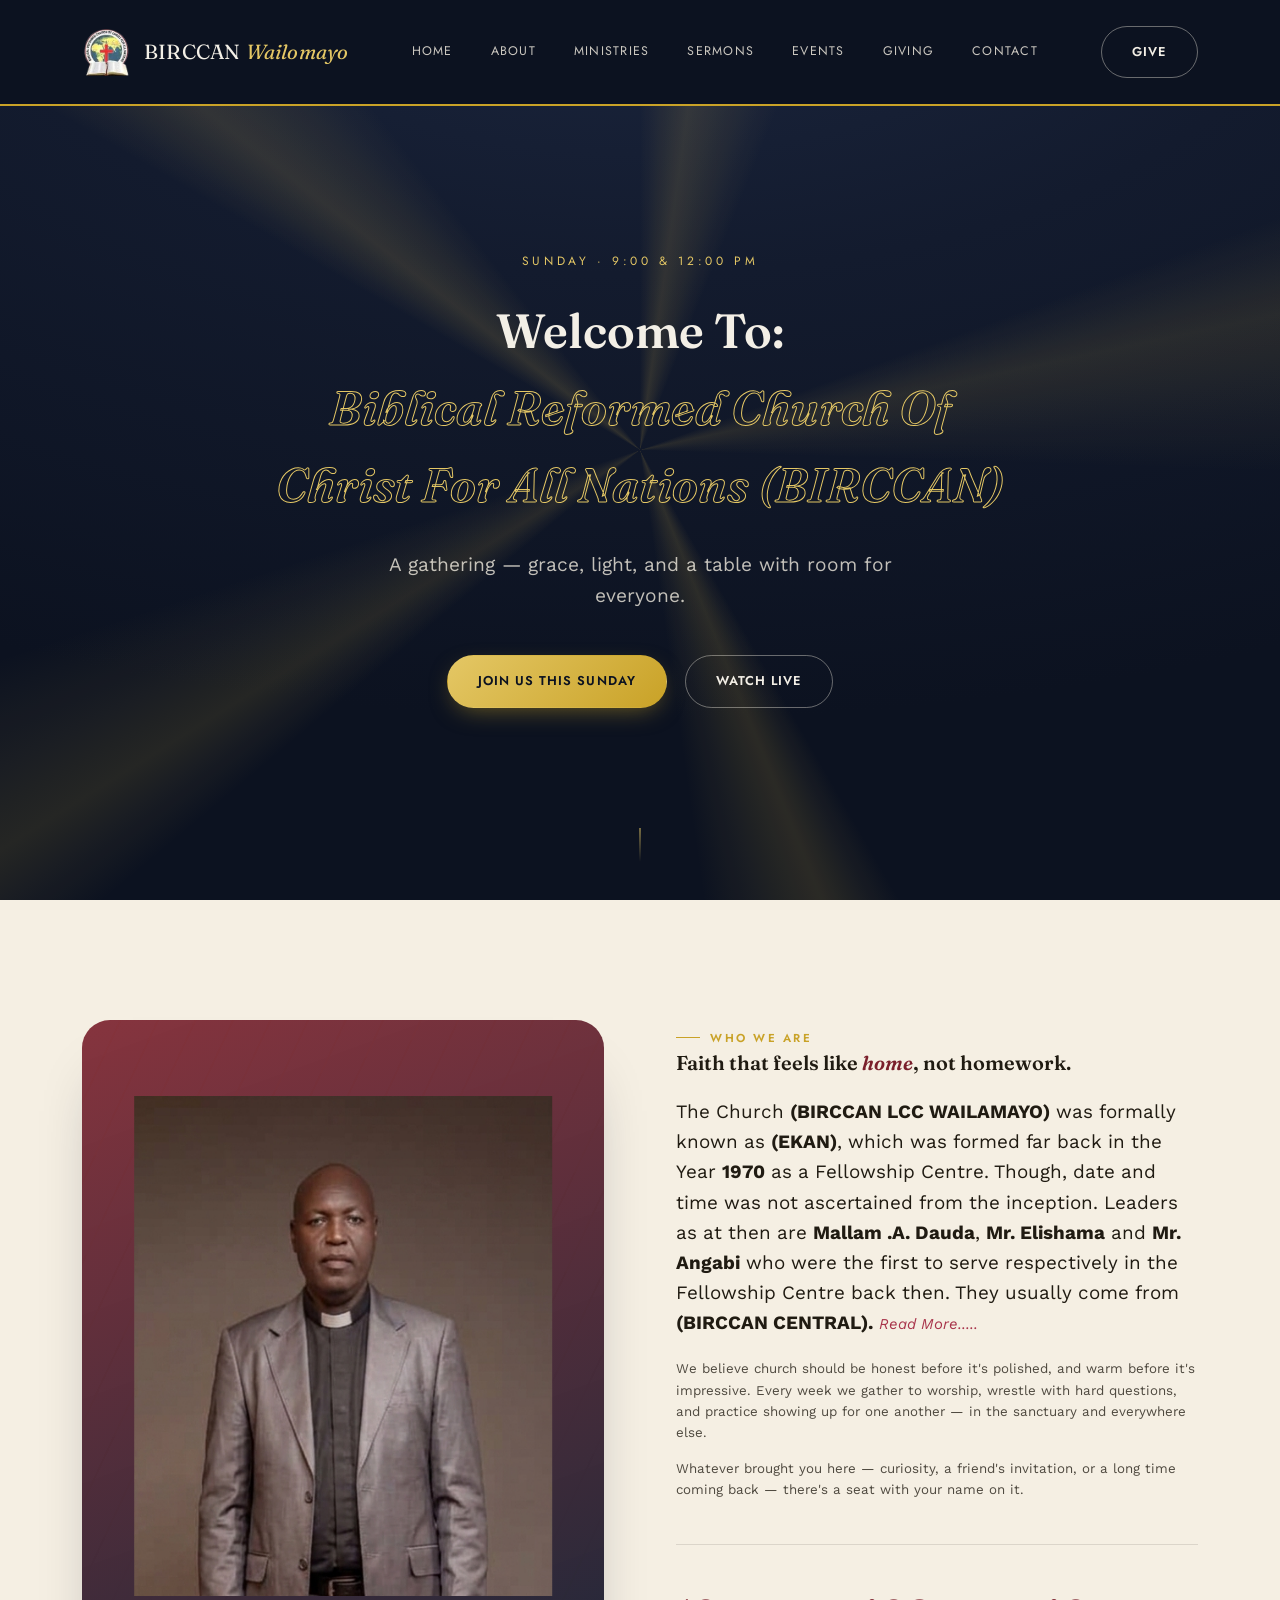
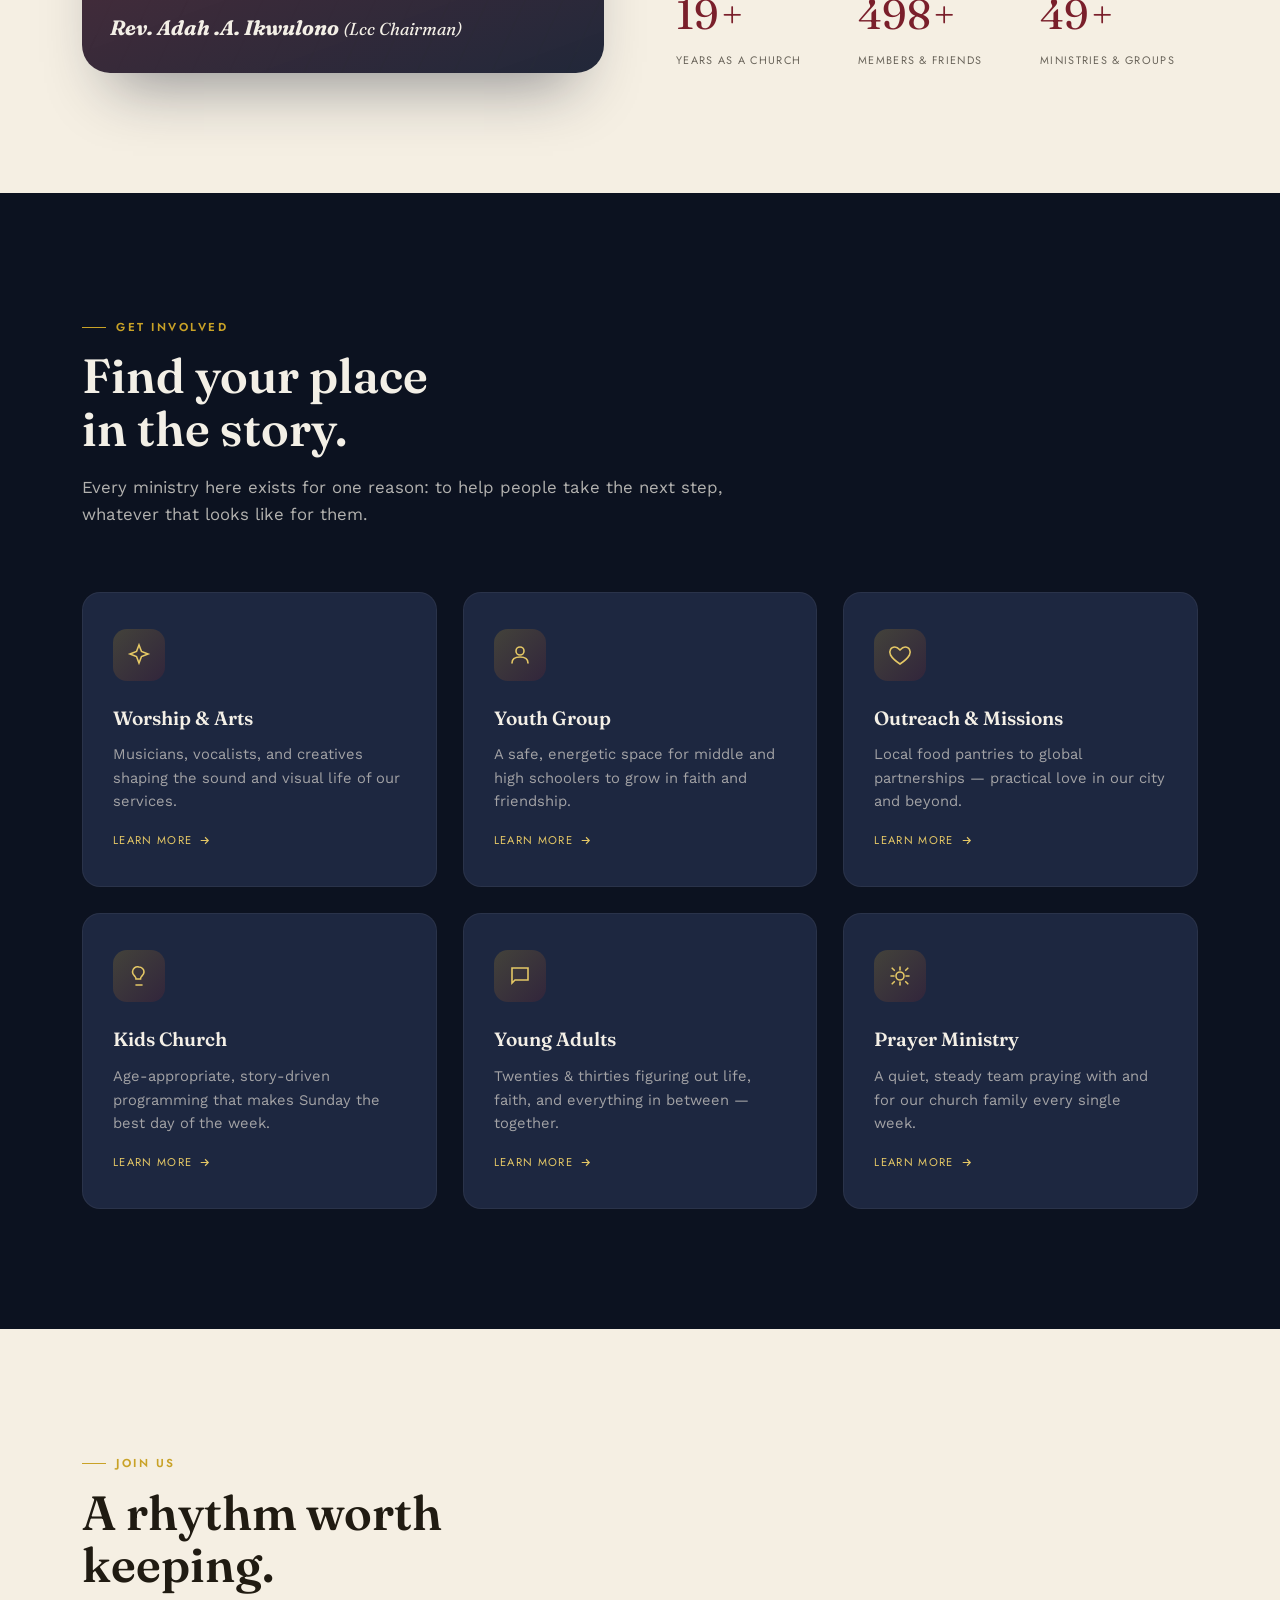
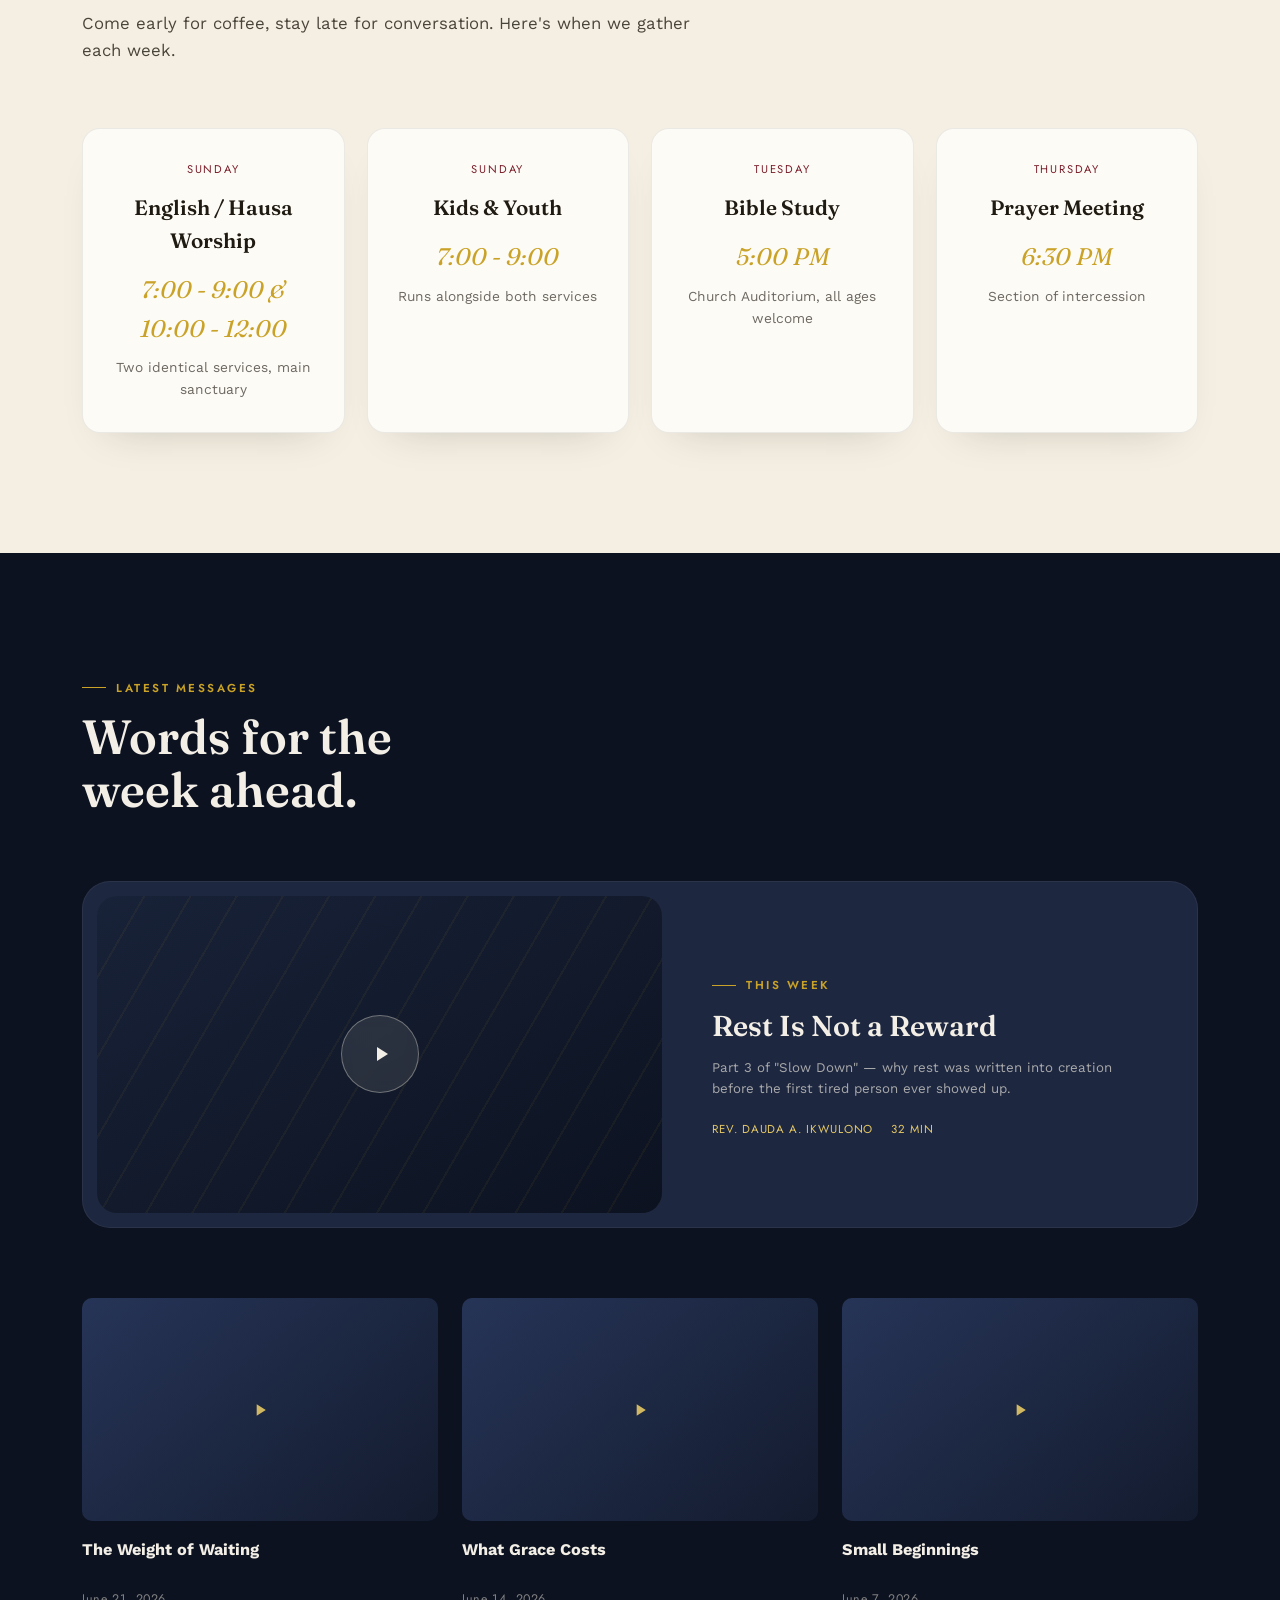
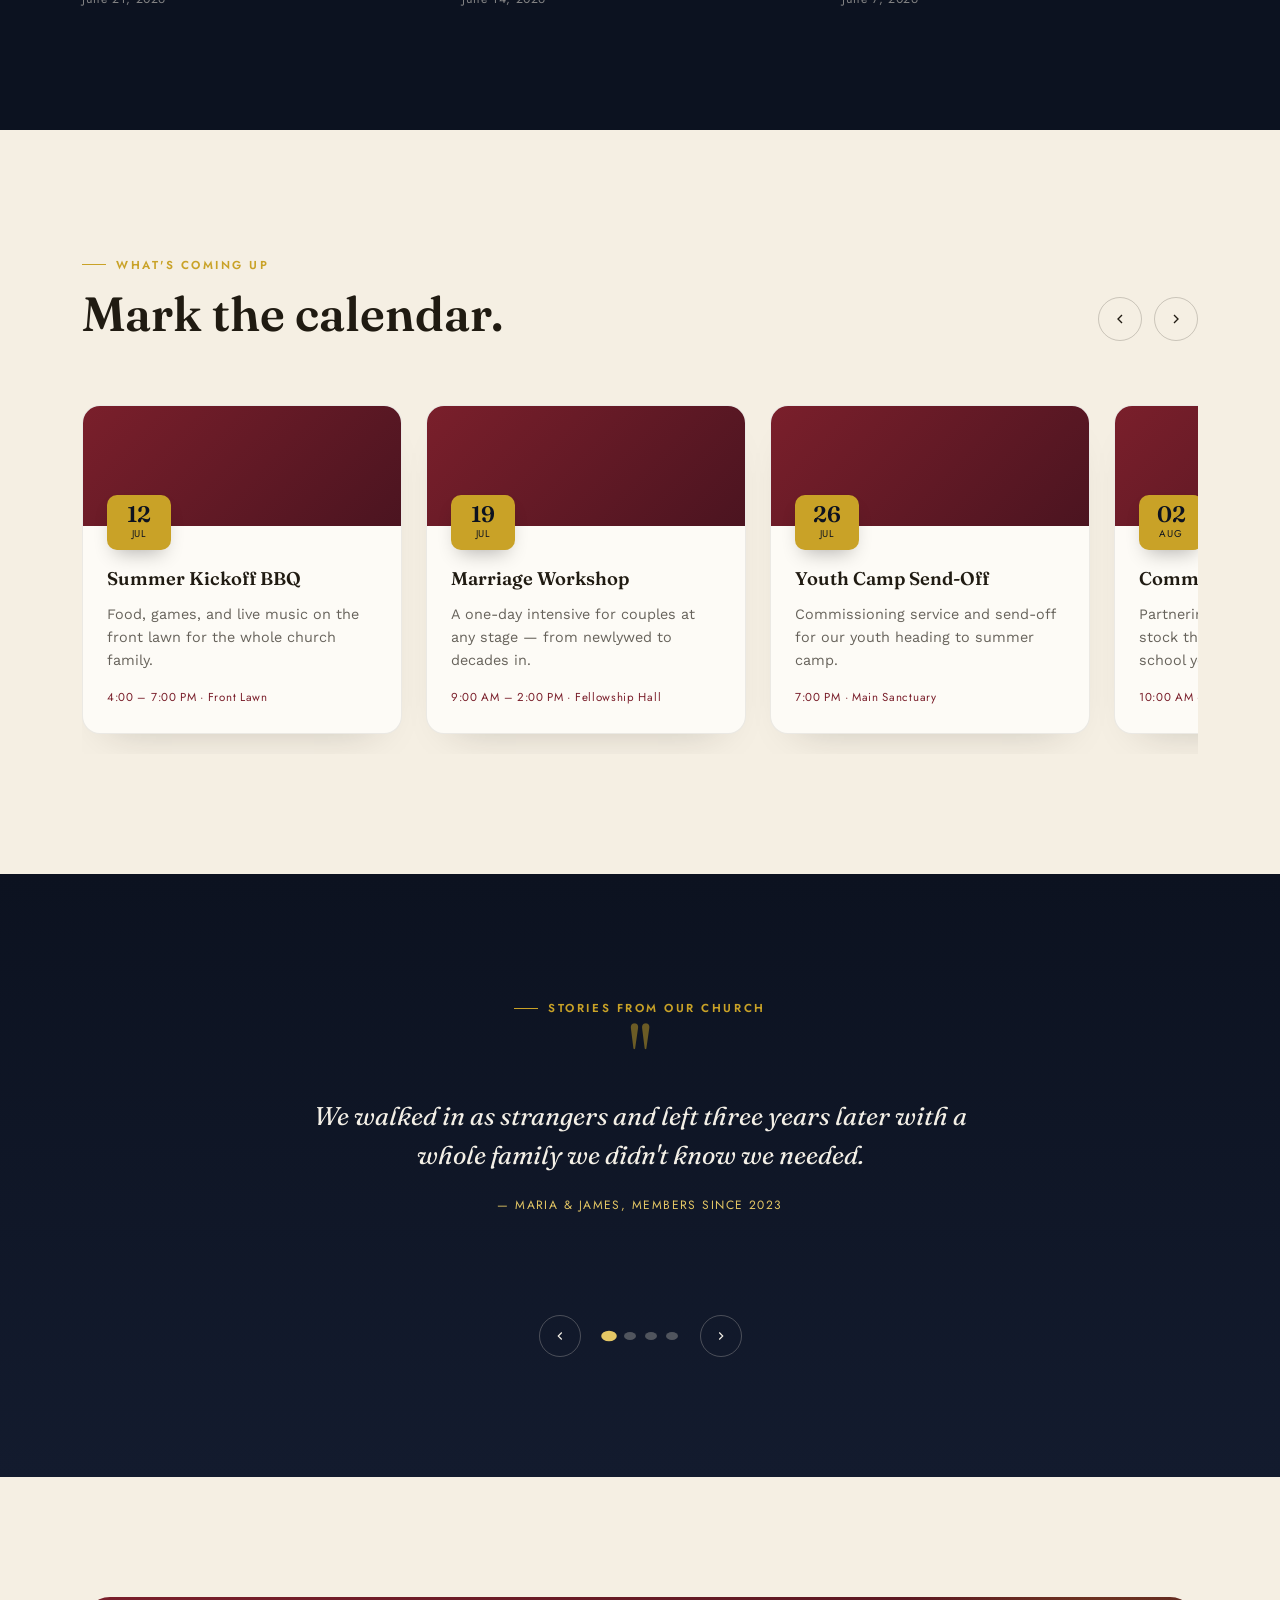
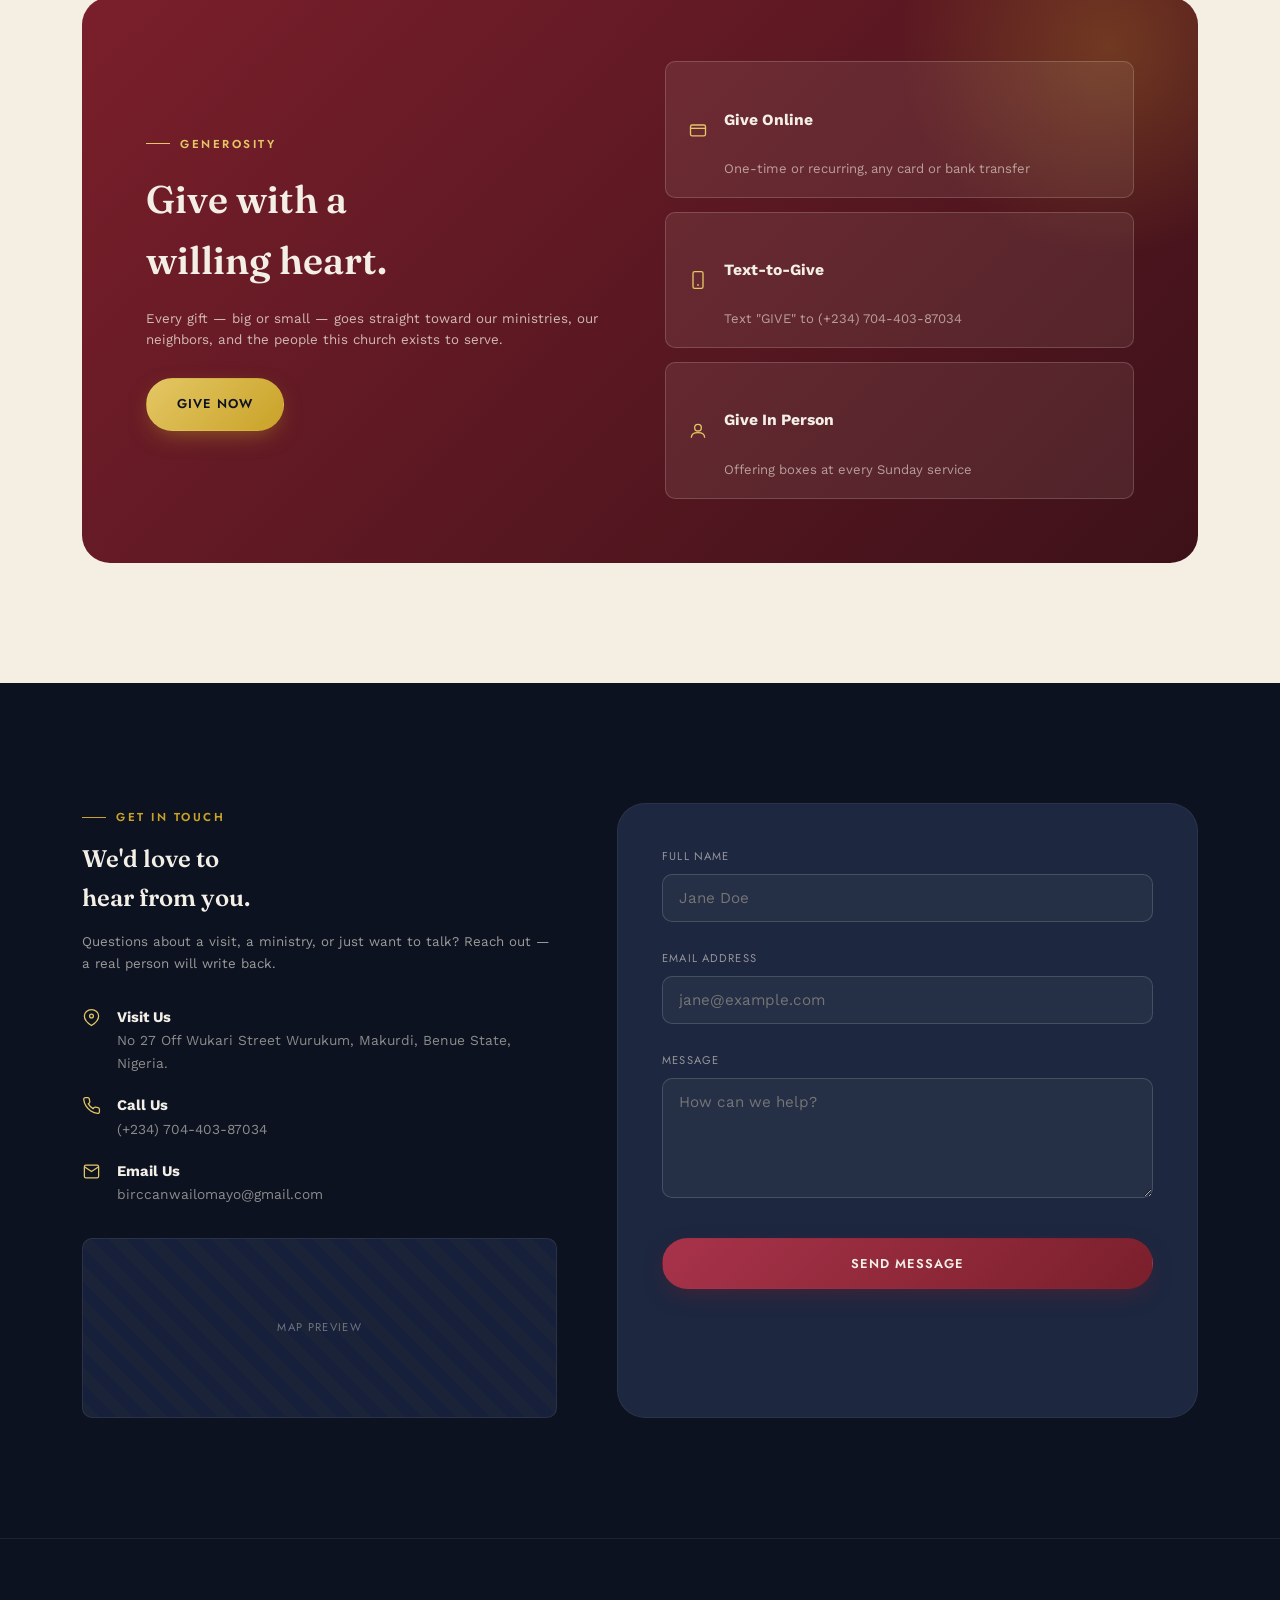
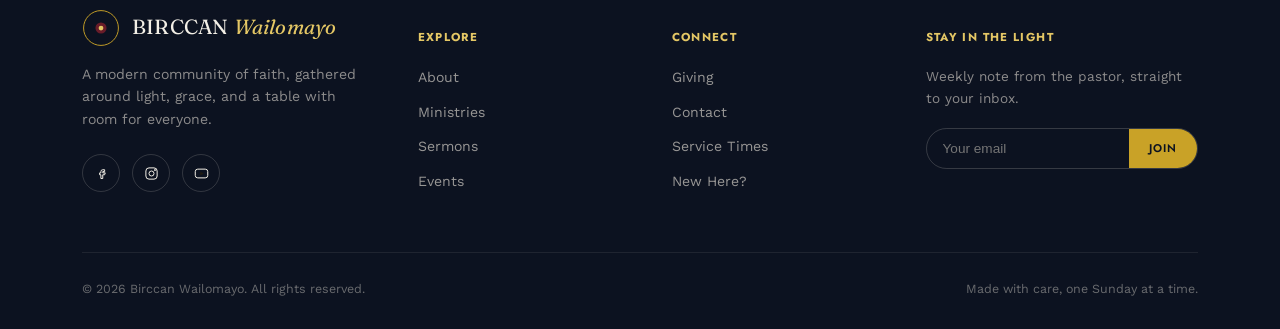
<file: index.html>
<!DOCTYPE html>
<html lang="en">
<head>
<meta charset="UTF-8">
<meta name="viewport" content="width=device-width, initial-scale=1.0">
<title>BIRCCAN Church Wailomayo — A Place for Light to Find You</title>
<meta name="description" content="BIRCCAN Church Wailomayo Chapel is a warm, modern community of faith. Join us for worship, community, and light.">

<!-- Fonts: Fraunces (characterful display serif) + Work Sans (clean body) + Jost (wide-tracked utility caps) -->
<link rel="preconnect" href="https://fonts.googleapis.com">
<link href="https://fonts.googleapis.com/css2?family=Fraunces:ital,opsz,wght@0,9..144,300;0,9..144,500;0,9..144,600;1,9..144,500&family=Work+Sans:wght@300;400;500;600&family=Jost:wght@500;600&display=swap" rel="stylesheet">
<link rel="stylesheet" href="style.css">
<link rel="icon" href="IMG-20260106-WA0004.jpg">

</head>
<body>

<!-- ============================== NAVBAR ============================== -->
<header class="navbar" id="navbar">
  <div class="container">
    <a href="#home" class="brand">
      <img src="download__11_-removebg-preview.png" alt="" class="logo" width="50px">
      <span class="brand-name">BIRCCAN <em>Wailomayo</em></span>
    </a>

    <nav class="nav-links" id="navLinks">
      <a href="#home" class="nav-link-item">Home</a>
      <a href="#about" class="nav-link-item">About</a>
      <a href="#ministries" class="nav-link-item">Ministries</a>
      <a href="#sermons" class="nav-link-item">Sermons</a>
      <a href="#events" class="nav-link-item">Events</a>
      <a href="#giving" class="nav-link-item">Giving</a>
      <a href="#contact" class="nav-link-item">Contact</a>
    </nav>

    <div class="nav-cta">
      <a href="#giving" class="btn btn-outline">Give</a>
      
      <button class="hamburger" id="hamburger" aria-label="Toggle menu">
        <span></span><span></span><span></span>
      </button>
    </div>
  </div>
</header>

<!-- ============================== HERO ============================== -->
<section class="hero" id="home">
  <div class="hero-window" id="heroWindow">
    
  </div>
  <div class="hero-rays"></div>

  <div class="hero-inner">
    <div class="hero-eyebrow">Sunday · 9:00 &amp; 12:00 pm</div>
    <h1>Welcome To:<br><em>Biblical Reformed Church Of Christ For All Nations (BIRCCAN)</em></h1>
    <p>A gathering — grace, light, and a table with room for everyone.</p>
    <div class="hero-actions">
      <a href="#times" class="btn btn-gold">Join Us This Sunday</a>
      <a href="#sermons" class="btn btn-outline">Watch Live</a>
    </div>
  </div>

  <div class="scroll-cue"><span class="line"></span></div>
</section>

<!-- ============================== ABOUT ============================== -->
<section class="about" id="about">
  <div class="container about-grid">
    <div class="about-art reveal">
      <div class="glow"><img src="pastor.png" alt="Adah .A. Ikwulono" width="2200px" height="500px"></div>
      <p class="caption"><b>Rev. Adah .A. Ikwulono</b>
        <small>(Lcc Chairman)</p>
    
    </div>

    <div class="about-copy reveal">
      <div class="eyebrow">Who We Are</div>
      <h2>Faith that feels like <em style="font-style:italic;color:var(--burgundy);">home</em>, not homework.</h2>
      <p class="lede">The Church <b>(BIRCCAN LCC WAILAMAYO)</b> was formally known as <b>(EKAN)</b>, which was formed far back in the Year <b>1970</b> 
        as a Fellowship Centre. Though, date and time was not ascertained from the inception. Leaders as at then are 
        <b>Mallam .A. Dauda</b>, <b>Mr. Elishama</b> and <b>Mr. Angabi</b> who were the first to serve respectively in the Fellowship Centre back then. 
        They usually come from <b>(BIRCCAN CENTRAL).</b> <a href="history1.html" id="history" class="readmore">Read More.....</a></p>
      
      <p class="body-text">We believe church should be honest before it's polished, and warm before it's impressive. Every week we gather to worship, wrestle with hard questions, and practice showing up for one another — in the sanctuary and everywhere else.</p>
      <p class="body-text">Whatever brought you here — curiosity, a friend's invitation, or a long time coming back — there's a seat with your name on it.</p>

      <div class="stat-row" id="statRow">
        <div class="stat">
          <div class="num"><span class="counter" data-target="20">0</span>+</div>
          <div class="label">Years as a Church</div>
        </div>
        <div class="stat">
          <div class="num"><span class="counter" data-target="500">0</span>+</div>
          <div class="label">Members &amp; Friends</div>
        </div>
        <div class="stat">
          <div class="num"><span class="counter" data-target="50">0</span>+</div>
          <div class="label">Ministries &amp; Groups</div>
        </div>
      </div>
    </div>
  </div>
</section>

<!-- ============================== MINISTRIES ============================== -->
<section class="ministries on-dark" id="ministries">
  <div class="container">
    <div class="section-head reveal">
      <div class="eyebrow">Get Involved</div>
      <h2 style="color:var(--paper);">Find your place<br>in the story.</h2>
      <p>Every ministry here exists for one reason: to help people take the next step, whatever that looks like for them.</p>
    </div>

    <div class="ministries-grid reveal-stagger" id="ministriesGrid">
      <div class="m-card">
        <div class="m-icon"><svg viewBox="0 0 24 24" fill="none" stroke-width="1.6" stroke-linecap="round"><path d="M12 2l2.5 6.5L21 11l-6.5 2.5L12 20l-2.5-6.5L3 11l6.5-2.5z"/></svg></div>
        <h4>Worship &amp; Arts</h4>
        <p>Musicians, vocalists, and creatives shaping the sound and visual life of our services.</p>
        <a href="#contact" class="m-link">Learn more <svg viewBox="0 0 24 24" fill="none" stroke="currentColor" stroke-width="2"><path d="M5 12h14M13 6l6 6-6 6"/></svg></a>
      </div>
      <div class="m-card">
        <div class="m-icon"><svg viewBox="0 0 24 24" fill="none" stroke-width="1.6" stroke-linecap="round"><path d="M4 20c0-4 3-6 8-6s8 2 8 6M12 12a4 4 0 100-8 4 4 0 000 8z"/></svg></div>
        <h4>Youth Group</h4>
        <p>A safe, energetic space for middle and high schoolers to grow in faith and friendship.</p>
        <a href="#contact" class="m-link">Learn more <svg viewBox="0 0 24 24" fill="none" stroke="currentColor" stroke-width="2"><path d="M5 12h14M13 6l6 6-6 6"/></svg></a>
      </div>
      <div class="m-card">
        <div class="m-icon"><svg viewBox="0 0 24 24" fill="none" stroke-width="1.6" stroke-linecap="round"><path d="M12 21s-7-4.6-9.5-9C.6 7.9 3 4 6.8 4c2 0 3.6 1.2 5.2 3 1.6-1.8 3.2-3 5.2-3 3.8 0 6.2 3.9 4.3 8-2.5 4.4-9.5 9-9.5 9z"/></svg></div>
        <h4>Outreach &amp; Missions</h4>
        <p>Local food pantries to global partnerships — practical love in our city and beyond.</p>
        <a href="#contact" class="m-link">Learn more <svg viewBox="0 0 24 24" fill="none" stroke="currentColor" stroke-width="2"><path d="M5 12h14M13 6l6 6-6 6"/></svg></a>
      </div>
      <div class="m-card">
        <div class="m-icon"><svg viewBox="0 0 24 24" fill="none" stroke-width="1.6" stroke-linecap="round"><path d="M9 21h6M12 3a5 5 0 015 5c0 2.4-1.6 3.6-2.5 4.5-.7.7-1 1.3-1 2.5H9c0-1.2-.3-1.8-1-2.5C7.1 11.6 5.5 10.4 5.5 8A5 5 0 0112 3z"/></svg></div>
        <h4>Kids Church</h4>
        <p>Age-appropriate, story-driven programming that makes Sunday the best day of the week.</p>
        <a href="#contact" class="m-link">Learn more <svg viewBox="0 0 24 24" fill="none" stroke="currentColor" stroke-width="2"><path d="M5 12h14M13 6l6 6-6 6"/></svg></a>
      </div>
      <div class="m-card">
        <div class="m-icon"><svg viewBox="0 0 24 24" fill="none" stroke-width="1.6" stroke-linecap="round"><path d="M4 4h16v12H7l-3 3V4z"/></svg></div>
        <h4>Young Adults</h4>
        <p>Twenties &amp; thirties figuring out life, faith, and everything in between — together.</p>
        <a href="#contact" class="m-link">Learn more <svg viewBox="0 0 24 24" fill="none" stroke="currentColor" stroke-width="2"><path d="M5 12h14M13 6l6 6-6 6"/></svg></a>
      </div>
      <div class="m-card">
        <div class="m-icon"><svg viewBox="0 0 24 24" fill="none" stroke-width="1.6" stroke-linecap="round"><path d="M12 3v3M12 18v3M4.2 4.2l2.1 2.1M17.7 17.7l2.1 2.1M3 12h3M18 12h3M4.2 19.8l2.1-2.1M17.7 6.3l2.1-2.1"/><circle cx="12" cy="12" r="4"/></svg></div>
        <h4>Prayer Ministry</h4>
        <p>A quiet, steady team praying with and for our church family every single week.</p>
        <a href="#contact" class="m-link">Learn more <svg viewBox="0 0 24 24" fill="none" stroke="currentColor" stroke-width="2"><path d="M5 12h14M13 6l6 6-6 6"/></svg></a>
      </div>
    </div>
  </div>
</section>

<!-- ============================== SERVICE TIMES ============================== -->
<section class="times" id="times">
  <div class="container">
    <div class="section-head reveal">
      <div class="eyebrow">Join Us</div>
      <h2>A rhythm worth<br>keeping.</h2>
      <p>Come early for coffee, stay late for conversation. Here's when we gather each week.</p>
    </div>

    <div class="times-grid reveal-stagger">
      <div class="time-card">
        <div class="day">Sunday</div>
        <h4>English / Hausa Worship</h4>
        <div class="hr">7:00 - 9:00 &amp; 10:00 - 12:00</div>
        <p>Two identical services, main sanctuary</p>
      </div>
      <div class="time-card">
        <div class="day">Sunday</div>
        <h4>Kids &amp; Youth</h4>
        <div class="hr">7:00 - 9:00</div>
        <p>Runs alongside both services</p>
      </div>
      <div class="time-card">
        <div class="day">Tuesday</div>
        <h4>Bible Study</h4>
        <div class="hr">5:00 PM</div>
        <p>Church Auditorium, all ages welcome</p>
      </div>
      <div class="time-card">
        <div class="day">Thursday</div>
        <h4>Prayer Meeting</h4>
        <div class="hr">6:30 PM</div>
        <p>Section of intercession</p>
      </div>
    </div>
  </div>
</section>

<!-- ============================== SERMONS ============================== -->
<section class="sermons on-dark" id="sermons">
  <div class="container">
    <div class="section-head reveal">
      <div class="eyebrow">Latest Messages</div>
      <h2 style="color:var(--paper);">Words for the<br>week ahead.</h2>
    </div>

    <div class="sermon-feature reveal">
      <div class="player">
        <button class="play-btn" aria-label="Play latest sermon">
          <svg viewBox="0 0 24 24"><path d="M8 5v14l11-7z"/></svg>
        </button>
      </div>
      <div class="sermon-feature-copy">
        <div class="eyebrow">This Week</div>
        <h3>Rest Is Not a Reward</h3>
        <p>Part 3 of "Slow Down" — why rest was written into creation before the first tired person ever showed up.</p>
        <div class="meta"><span>Rev. Dauda A. Ikwulono</span><span>32 min</span></div>
      </div>
    </div>

    <div class="sermon-grid reveal-stagger">
      <div class="s-card">
        <div class="s-thumb"><svg viewBox="0 0 24 24"><path d="M8 5v14l11-7z"/></svg></div>
        <h5>The Weight of Waiting</h5>
        <div class="s-date">June 21, 2026</div>
      </div>
      <div class="s-card">
        <div class="s-thumb"><svg viewBox="0 0 24 24"><path d="M8 5v14l11-7z"/></svg></div>
        <h5>What Grace Costs</h5>
        <div class="s-date">June 14, 2026</div>
      </div>
      <div class="s-card">
        <div class="s-thumb"><svg viewBox="0 0 24 24"><path d="M8 5v14l11-7z"/></svg></div>
        <h5>Small Beginnings</h5>
        <div class="s-date">June 7, 2026</div>
      </div>
    </div>
  </div>
</section>

<!-- ============================== EVENTS ============================== -->
<section class="events" id="events">
  <div class="container">
    <div class="section-head reveal" style="display:flex; align-items:flex-end; justify-content:space-between; max-width:none; flex-wrap:wrap; gap:24px;">
      <div>
        <div class="eyebrow">What's Coming Up</div>
        <h2>Mark the calendar.</h2>
      </div>
      <div class="events-nav">
        <button class="scroll-btn" id="scrollLeft" aria-label="Scroll left"><svg viewBox="0 0 24 24" fill="none" stroke="currentColor" stroke-width="2"><path d="M15 6l-6 6 6 6"/></svg></button>
        <button class="scroll-btn" id="scrollRight" aria-label="Scroll right"><svg viewBox="0 0 24 24" fill="none" stroke="currentColor" stroke-width="2"><path d="M9 6l6 6-6 6"/></svg></button>
      </div>
    </div>

    <div class="events-scroll reveal" id="eventsScroll">
      <div class="e-card">
        <div class="e-banner"><div class="e-date"><div class="d">12</div><div class="m">Jul</div></div></div>
        <div class="e-body">
          <h4>Summer Kickoff BBQ</h4>
          <p>Food, games, and live music on the front lawn for the whole church family.</p>
          <div class="e-time">4:00 – 7:00 PM · Front Lawn</div>
        </div>
      </div>
      <div class="e-card">
        <div class="e-banner"><div class="e-date"><div class="d">19</div><div class="m">Jul</div></div></div>
        <div class="e-body">
          <h4>Marriage Workshop</h4>
          <p>A one-day intensive for couples at any stage — from newlywed to decades in.</p>
          <div class="e-time">9:00 AM – 2:00 PM · Fellowship Hall</div>
        </div>
      </div>
      <div class="e-card">
        <div class="e-banner"><div class="e-date"><div class="d">26</div><div class="m">Jul</div></div></div>
        <div class="e-body">
          <h4>Youth Camp Send-Off</h4>
          <p>Commissioning service and send-off for our youth heading to summer camp.</p>
          <div class="e-time">7:00 PM · Main Sanctuary</div>
        </div>
      </div>
      <div class="e-card">
        <div class="e-banner"><div class="e-date"><div class="d">02</div><div class="m">Aug</div></div></div>
        <div class="e-body">
          <h4>Community Food Drive</h4>
          <p>Partnering with our neighbors to stock the local pantry ahead of the school year.</p>
          <div class="e-time">10:00 AM – 1:00 PM · Parking Lot</div>
        </div>
      </div>
      <div class="e-card">
        <div class="e-banner"><div class="e-date"><div class="d">16</div><div class="m">Aug</div></div></div>
        <div class="e-body">
          <h4>Baptism Sunday</h4>
          <p>Join us as we celebrate a new group of believers taking their next step.</p>
          <div class="e-time">9:00 &amp; 11:00 AM · Main Sanctuary</div>
        </div>
      </div>
    </div>
  </div>
</section>

<!-- ============================== TESTIMONIALS ============================== -->
<section class="testimonials on-dark">
  <div class="container t-wrap reveal">
    <div class="eyebrow" style="justify-content:center;">Stories From Our Church</div>
    <div class="t-quote-mark">"</div>
    <div class="t-track" id="tTrack">
      <div class="t-slide active">
        <p>We walked in as strangers and left three years later with a whole family we didn't know we needed.</p>
        <div class="t-author">— Maria &amp; James, Members Since 2023</div>
      </div>
      <div class="t-slide">
        <p>The kids ministry is the reason my son actually asks to go to church. That says everything.</p>
        <div class="t-author">— Deborah K., Parent</div>
      </div>
      <div class="t-slide">
        <p>I've never felt pressure here — just patience, and a lot of really good coffee.</p>
        <div class="t-author">— Tabitha R., Joshua Aseku</div>
      </div>
      <div class="t-slide">
        <p>Birccan Wailomayo met us in the hardest season of our marriage and never once looked away.</p>
        <div class="t-author">— Aisha &amp; Daniel, Members Since 2018</div>
      </div>
    </div>
    <div class="t-controls">
      <button class="t-arrow" id="tPrev" aria-label="Previous testimonial"><svg viewBox="0 0 24 24" fill="none" stroke="currentColor" stroke-width="2"><path d="M15 6l-6 6 6 6"/></svg></button>
      <div class="t-dots" id="tDots"></div>
      <button class="t-arrow" id="tNext" aria-label="Next testimonial"><svg viewBox="0 0 24 24" fill="none" stroke="currentColor" stroke-width="2"><path d="M9 6l6 6-6 6"/></svg></button>
    </div>
  </div>
</section>

<!-- ============================== GIVING ============================== -->
<section class="giving" id="giving">
  <div class="container">
    <div class="giving-panel reveal">
      <div class="giving-copy">
        <div class="eyebrow">Generosity</div>
        <h2>Give with a<br>willing heart.</h2>
        <p>Every gift — big or small — goes straight toward our ministries, our neighbors, and the people this church exists to serve.</p>
        <a href="#" class="btn btn-gold">Give Now</a>
      </div>
      <div class="give-options">
        <div class="give-opt">
          <svg viewBox="0 0 24 24" fill="none" stroke="currentColor" stroke-width="1.6"><rect x="3" y="6" width="18" height="13" rx="2"/><path d="M3 10h18"/></svg>
          <div><h5>Give Online</h5><p>One-time or recurring, any card or bank transfer</p></div>
        </div>
        <div class="give-opt">
          <svg viewBox="0 0 24 24" fill="none" stroke="currentColor" stroke-width="1.6"><rect x="6" y="2" width="12" height="20" rx="2"/><path d="M11 18h2"/></svg>
          <div><h5>Text-to-Give</h5><p>Text "GIVE" to (+234) 704-403-87034</p></div>
        </div>
        <div class="give-opt">
          <svg viewBox="0 0 24 24" fill="none" stroke="currentColor" stroke-width="1.6"><path d="M4 20c0-4 3-6 8-6s8 2 8 6"/><circle cx="12" cy="8" r="4"/></svg>
          <div><h5>Give In Person</h5><p>Offering boxes at every Sunday service</p></div>
        </div>
      </div>
    </div>
  </div>
</section>

<!-- ============================== CONTACT ============================== -->
<section class="contact on-dark" id="contact">
  <div class="container contact-grid">
    <div class="contact-info reveal">
      <div class="eyebrow">Get in Touch</div>
      <h3 style="margin-top:14px;">We'd love to<br>hear from you.</h3>
      <p>Questions about a visit, a ministry, or just want to talk? Reach out — a real person will write back.</p>

      <ul class="contact-list">
        <li>
          <svg viewBox="0 0 24 24" fill="none" stroke="currentColor" stroke-width="1.6"><path d="M12 21s-7-4.6-9.5-9C.6 7.9 3 4 6.8 4c2 0 3.6 1.2 5.2 3 1.6-1.8 3.2-3 5.2-3 3.8 0 6.2 3.9 4.3 8-2.5 4.4-9.5 9-9.5 9z" opacity="0"/><path d="M12 2C7 2 3 6 3 10c0 6.5 9 12 9 12s9-5.5 9-12c0-4-4-8-9-8z"/><circle cx="12" cy="10" r="2.4"/></svg>
          <div><strong>Visit Us</strong><span>No 27 Off Wukari Street Wurukum, Makurdi, Benue State, Nigeria.</span></div>
        </li>
        <li>
          <svg viewBox="0 0 24 24" fill="none" stroke="currentColor" stroke-width="1.6"><path d="M22 16.9v3a2 2 0 01-2.2 2 19.8 19.8 0 01-8.6-3 19.5 19.5 0 01-6-6A19.8 19.8 0 012.2 4.2 2 2 0 014.2 2h3a2 2 0 012 1.7c.1.9.3 1.8.6 2.7a2 2 0 01-.4 2.1L8 9.9a16 16 0 006 6l1.4-1.4a2 2 0 012.1-.4c.9.3 1.8.5 2.7.6a2 2 0 011.7 2z"/></svg>
          <div><strong>Call Us</strong><span>(+234) 704-403-87034</span></div>
        </li>
        <li>
          <svg viewBox="0 0 24 24" fill="none" stroke="currentColor" stroke-width="1.6"><path d="M4 4h16v16H4z" opacity="0"/><path d="M3 6l9 6 9-6"/><rect x="3" y="4" width="18" height="16" rx="2"/></svg>
          <div><strong>Email Us</strong><span>birccanwailomayo@gmail.com</span></div>
        </li>
      </ul>

      <div class="map-box"><span>Map Preview</span></div>
    </div>

    <div class="form-card reveal">
      <form id="contactForm" novalidate>
        <div class="field" id="fieldName">
          <label for="name">Full Name</label>
          <input type="text" id="name" name="name" placeholder="Jane Doe">
          <span class="err-msg">Please tell us your name.</span>
        </div>
        <div class="field" id="fieldEmail">
          <label for="email">Email Address</label>
          <input type="email" id="email" name="email" placeholder="jane@example.com">
          <span class="err-msg">Please enter a valid email address.</span>
        </div>
        <div class="field" id="fieldMessage">
          <label for="message">Message</label>
          <textarea id="message" name="message" placeholder="How can we help?"></textarea>
          <span class="err-msg">Please add a short message.</span>
        </div>
        <button type="submit" class="btn btn-burgundy form-submit">Send Message</button>
        <div class="form-success" id="formSuccess">Thank you — your message is on its way. We'll be in touch soon.</div>
      </form>
    </div>
  </div>
</section>

<!-- ============================== FOOTER ============================== -->
<footer>
  <div class="container">
    <div class="footer-grid">
      <div class="footer-brand">
        <a href="#home" class="brand">
          <svg class="brand-mark" viewBox="0 0 48 48" fill="none">
            <circle cx="24" cy="24" r="22" stroke="#C9A227" stroke-width="1.2"/>
            <circle cx="24" cy="24" r="7" fill="#7A1F2B" opacity=".85"/>
            <circle cx="24" cy="24" r="3" fill="#E4C765"/>
          </svg>
          <span class="brand-name">BIRCCAN <em>Wailomayo</em></span>
        </a>
        <p>A modern community of faith, gathered around light, grace, and a table with room for everyone.</p>
        <div class="footer-social">
          <a href="https://www.facebook.com/share/1aq2hEcN3Z/?mibextid=wwXIfr" aria-label="Facebook"><svg viewBox="0 0 24 24" fill="none" stroke="currentColor" stroke-width="1.6"><path d="M14 9h3V6h-3a3 3 0 00-3 3v2H9v3h2v6h3v-6h3l1-3h-4v-1a1 1 0 011-1z"/></svg></a>
          <a href="#" aria-label="Instagram"><svg viewBox="0 0 24 24" fill="none" stroke="currentColor" stroke-width="1.6"><rect x="3" y="3" width="18" height="18" rx="5"/><circle cx="12" cy="12" r="4"/><circle cx="17.5" cy="6.5" r="1"/></svg></a>
          <a href="#" aria-label="YouTube"><svg viewBox="0 0 24 24" fill="none" stroke="currentColor" stroke-width="1.6"><rect x="2" y="5" width="20" height="14" rx="4"/><path d="M10 9l6 3-6 3z" fill="currentColor" stroke="none"/></svg></a>
        </div>
      </div>

      <div class="footer-col">
        <h5>Explore</h5>
        <ul>
          <li><a href="#about">About</a></li>
          <li><a href="#ministries">Ministries</a></li>
          <li><a href="#sermons">Sermons</a></li>
          <li><a href="#events">Events</a></li>
        </ul>
      </div>

      <div class="footer-col">
        <h5>Connect</h5>
        <ul>
          <li><a href="#giving">Giving</a></li>
          <li><a href="#contact">Contact</a></li>
          <li><a href="#times">Service Times</a></li>
          <li><a href="#">New Here?</a></li>
        </ul>
      </div>

      <div class="footer-col">
        <h5>Stay in the Light</h5>
        <p style="color:rgba(245,239,227,.55); font-size:.85rem;">Weekly note from the pastor, straight to your inbox.</p>
        <form class="newsletter-form" onsubmit="event.preventDefault(); this.querySelector('button').textContent='Subscribed ✓';">
          <input type="email" placeholder="Your email" required>
          <button type="submit">Join</button>
        </form>
      </div>
    </div>

    <div class="footer-bottom">
      <span>© 2026 Birccan Wailomayo. All rights reserved.</span>
      <span>Made with care, one Sunday at a time.</span>
    </div>
  </div>
</footer>

<script src="script.js">

</script>
</body>
</html>
</file>
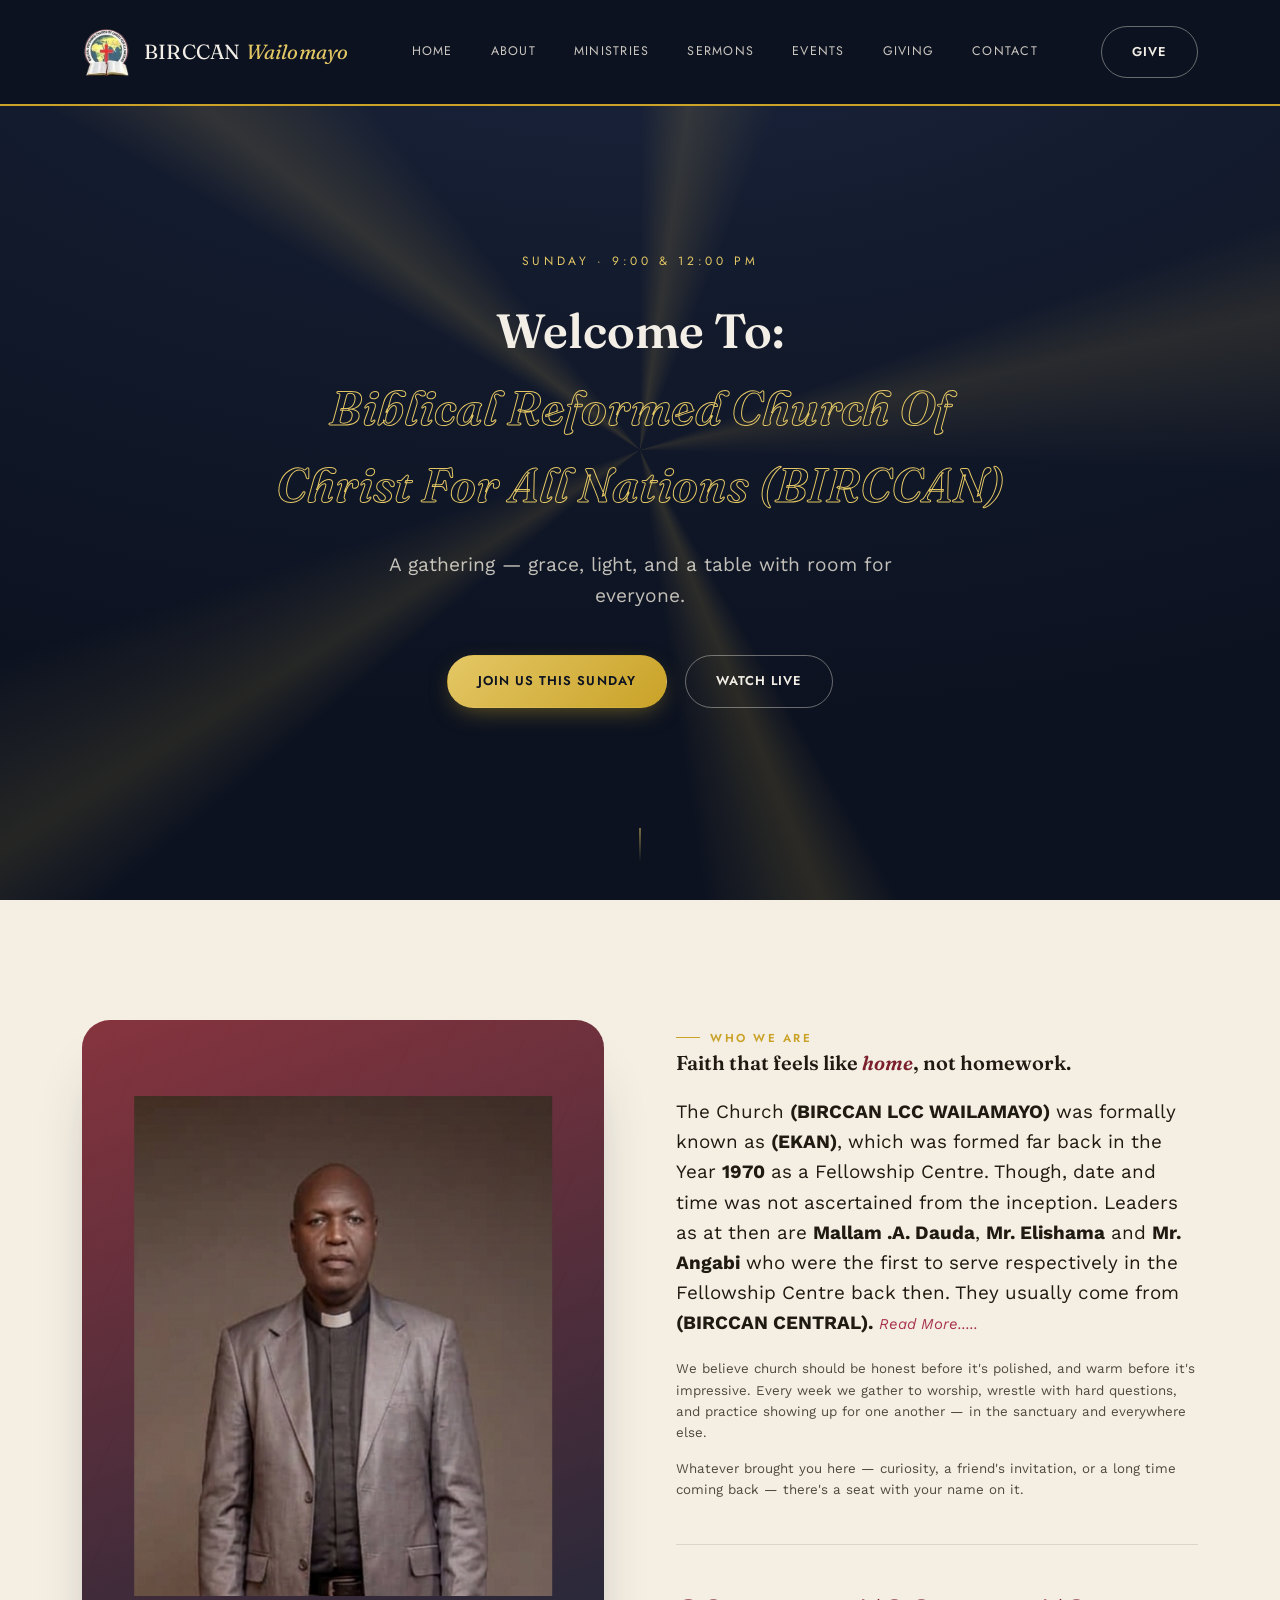
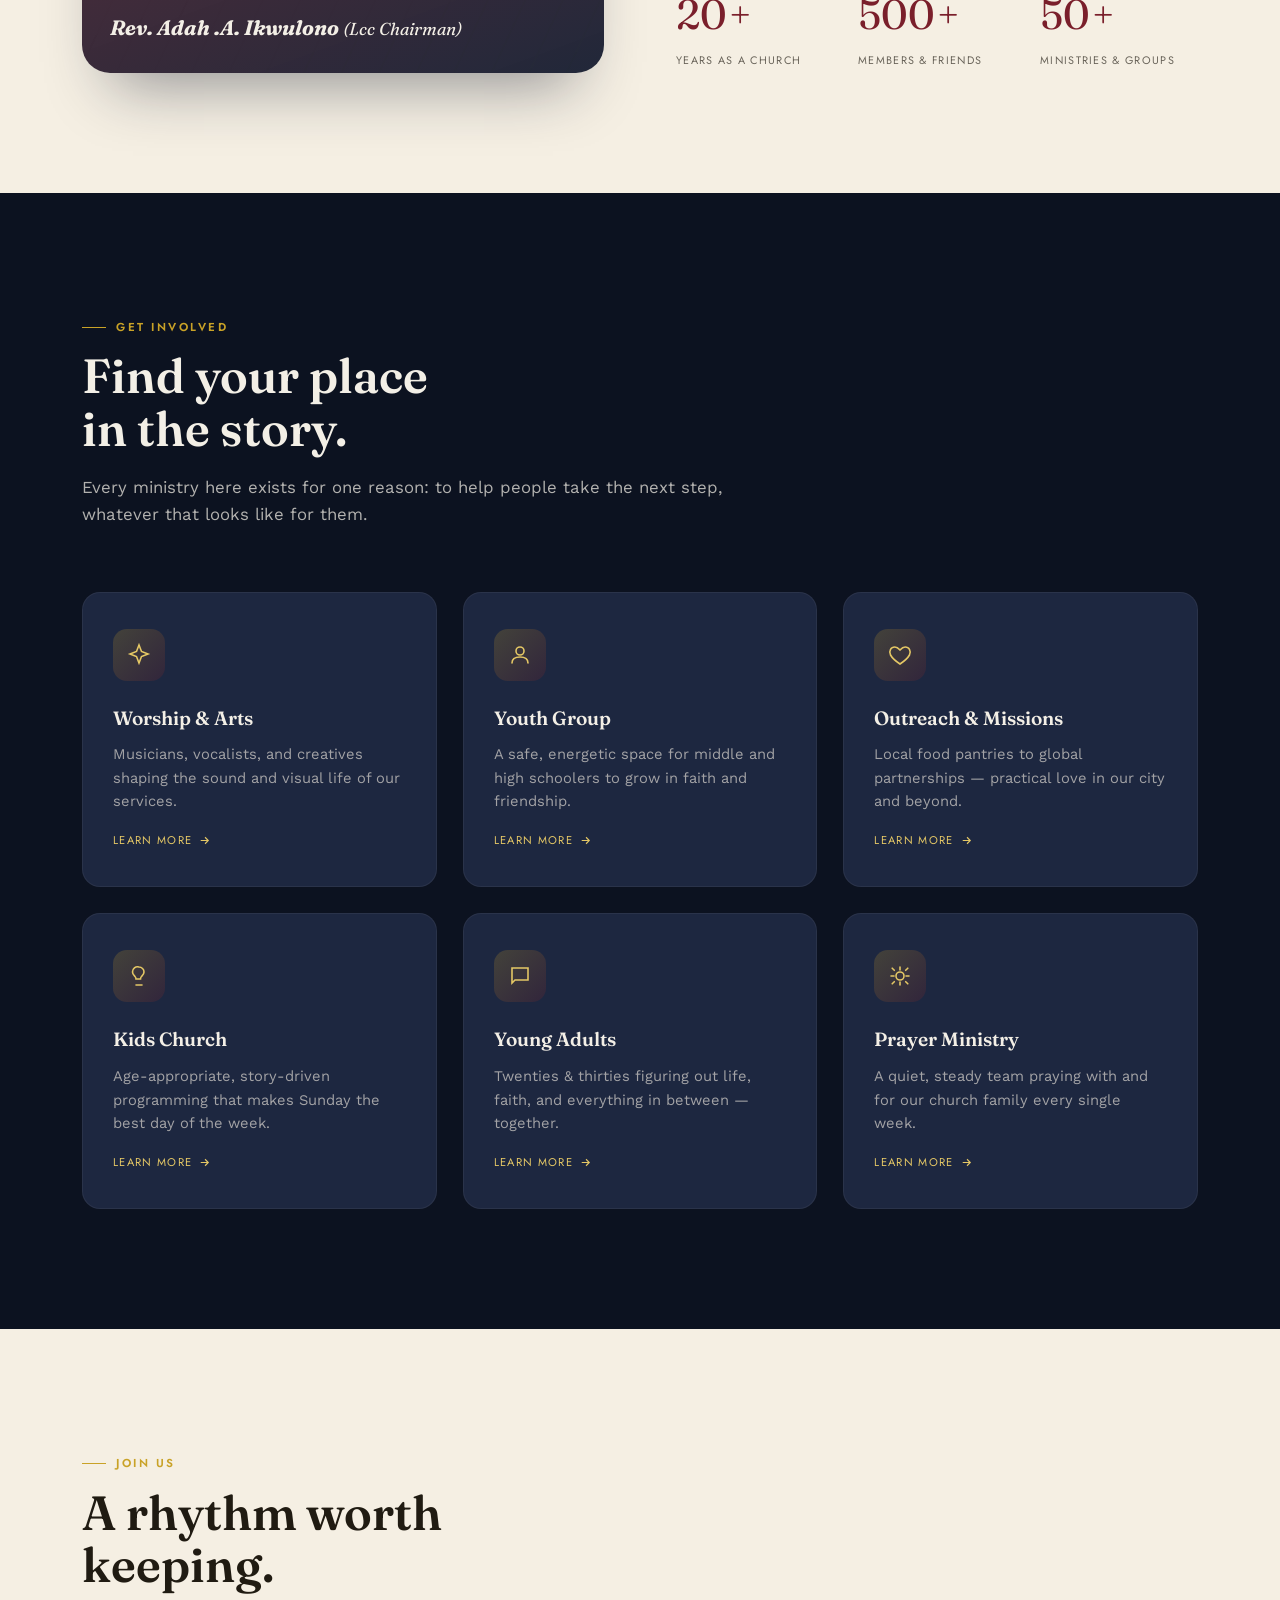
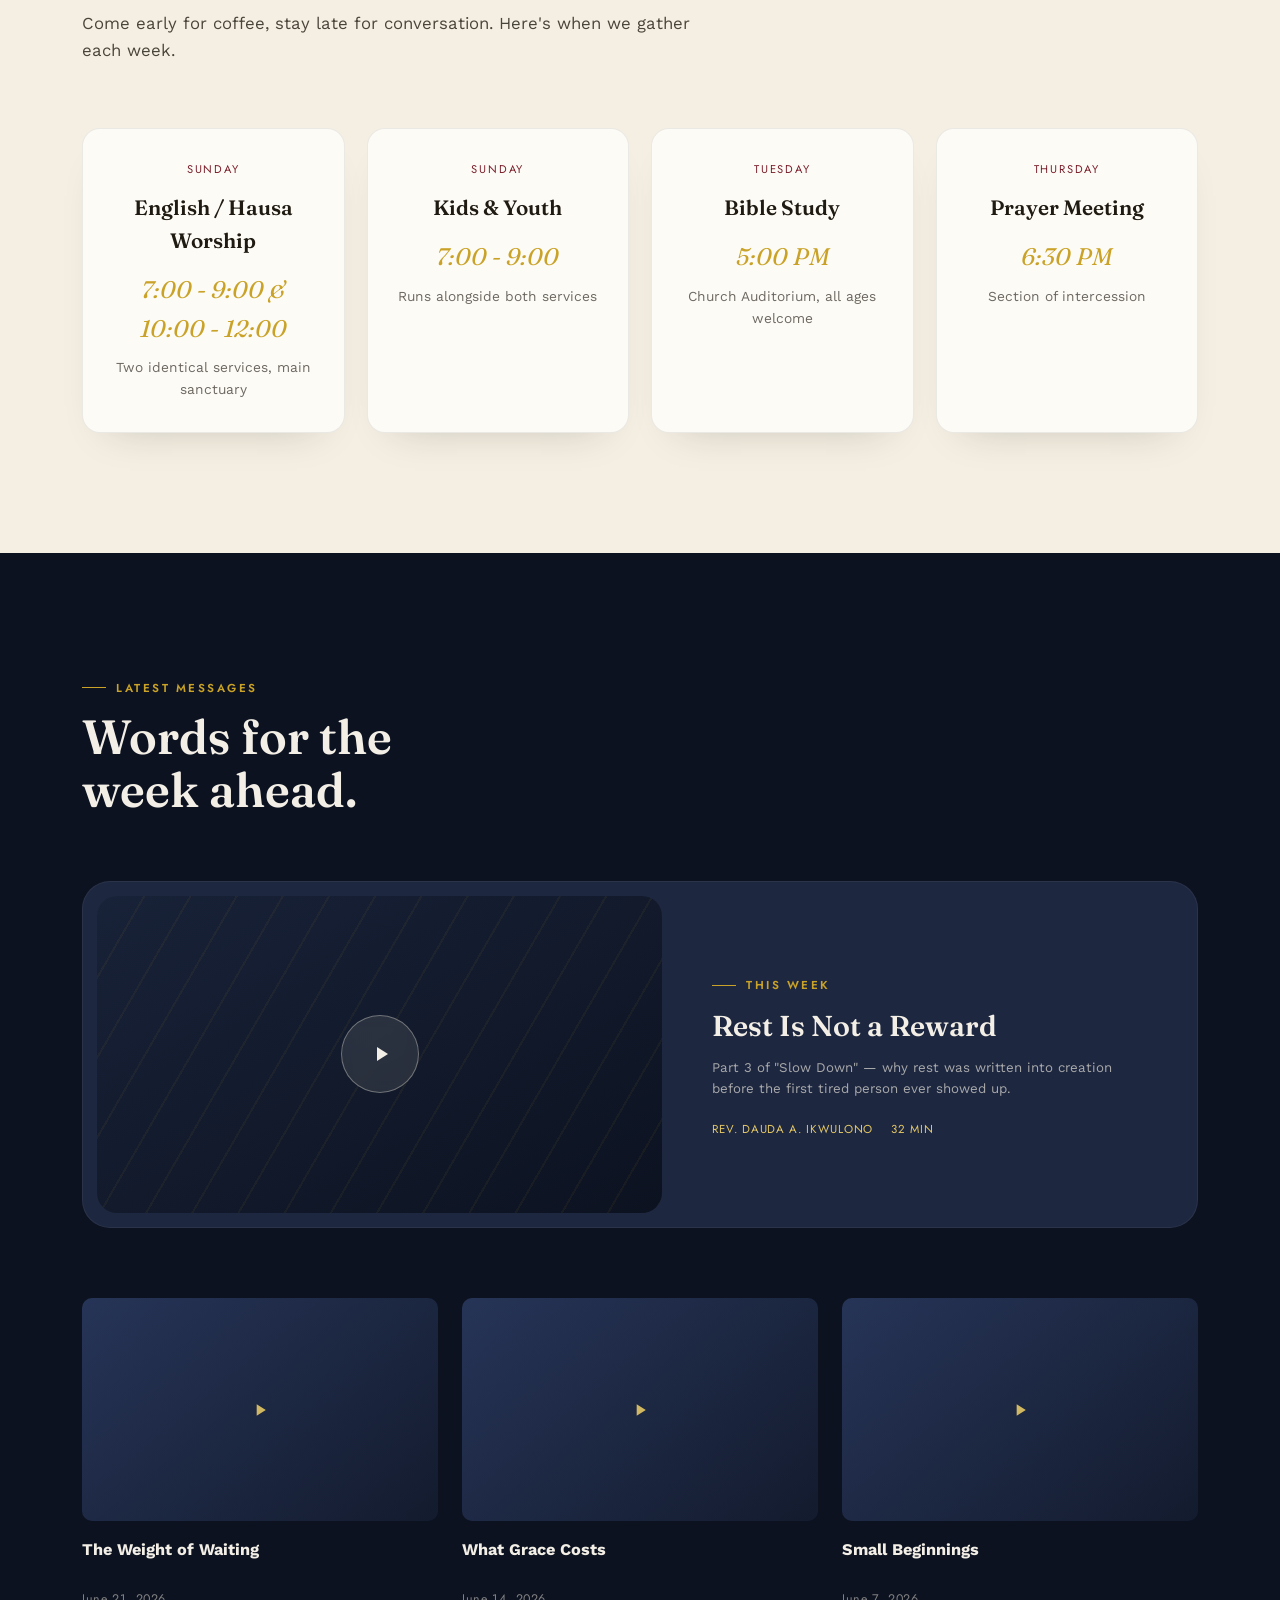
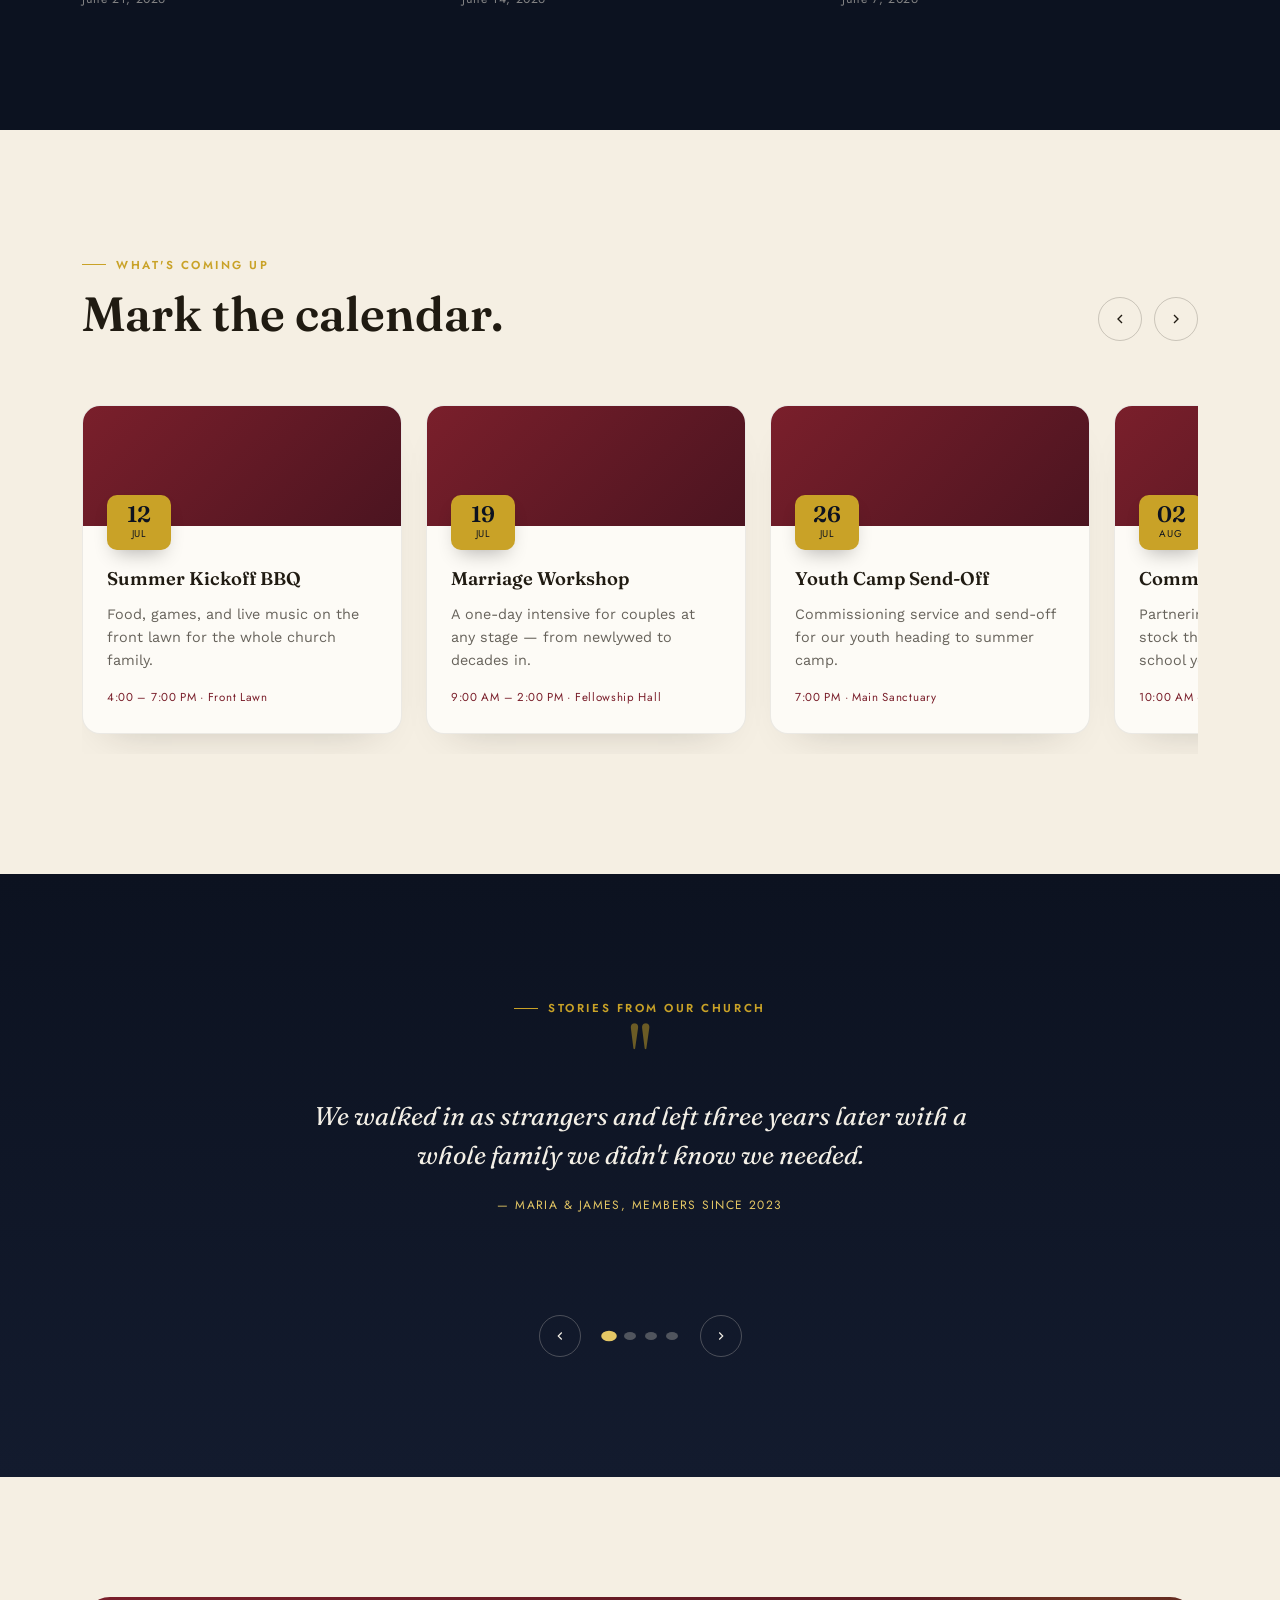
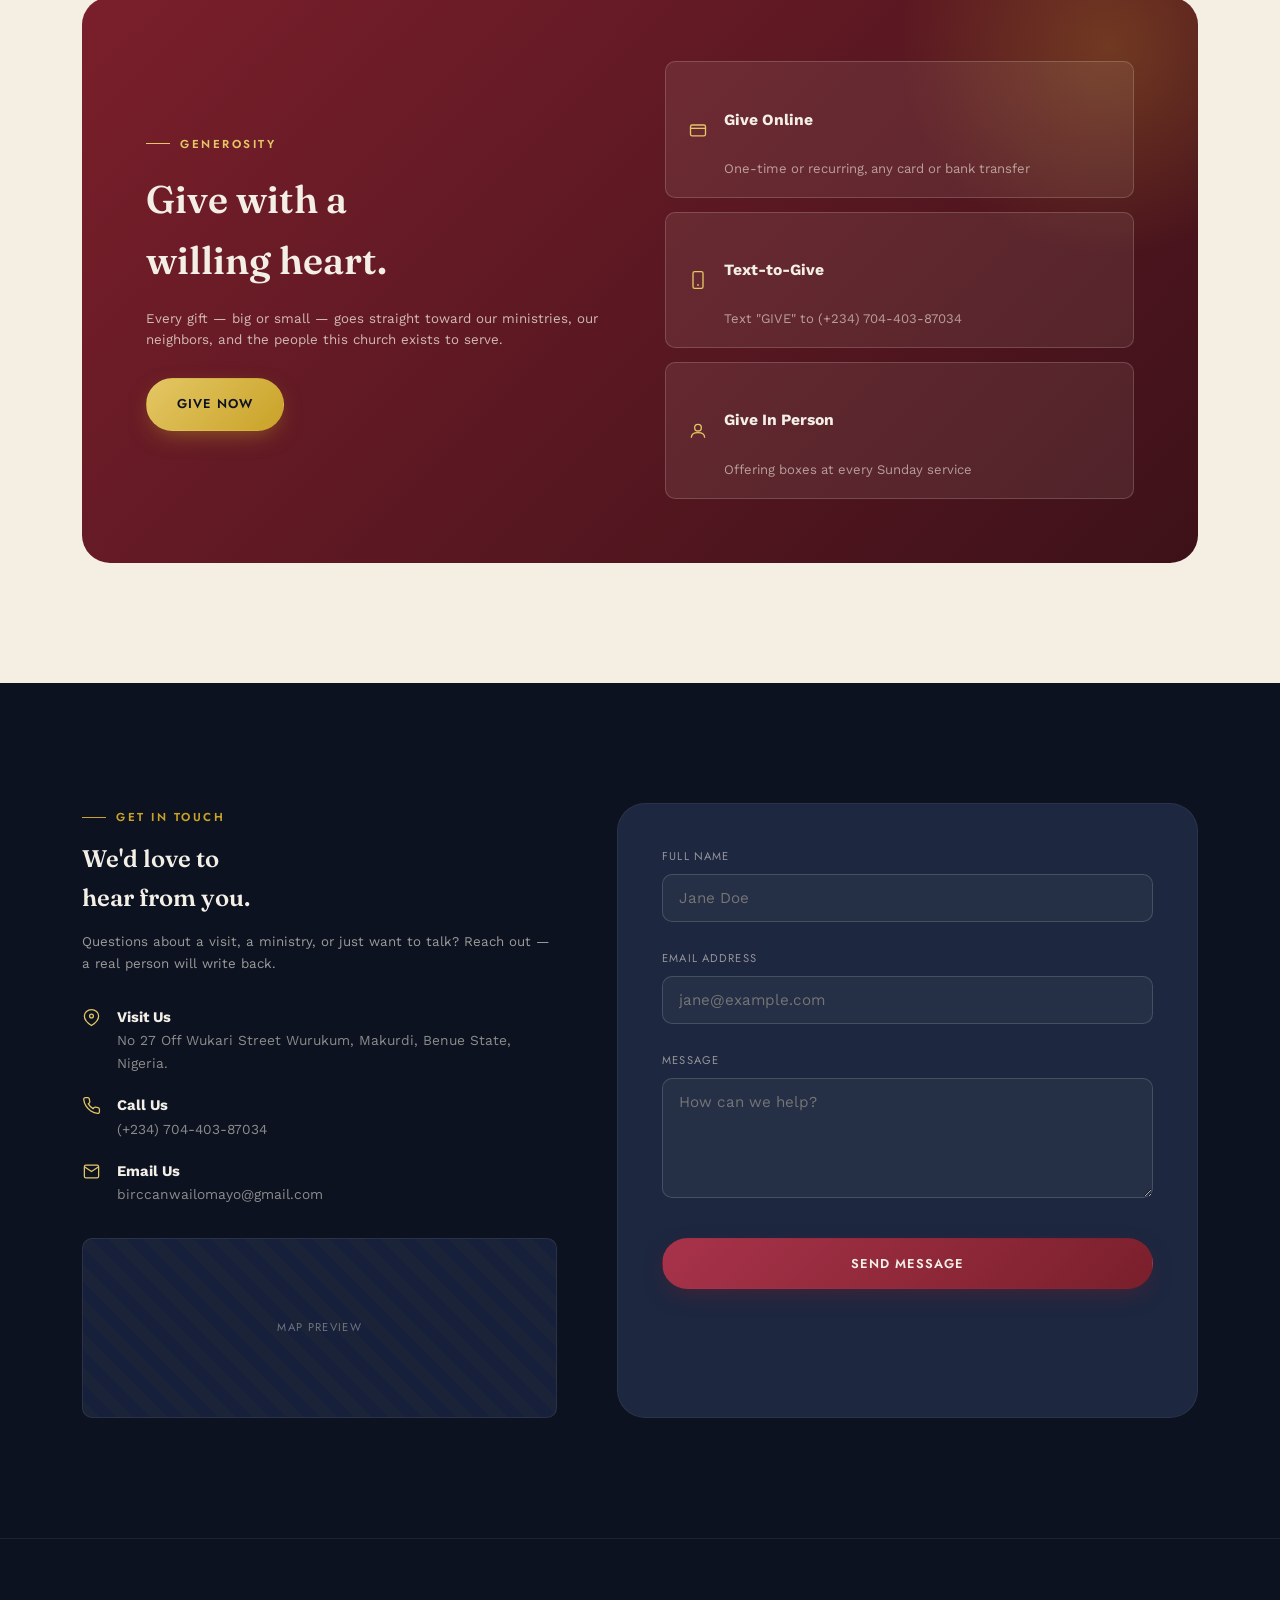
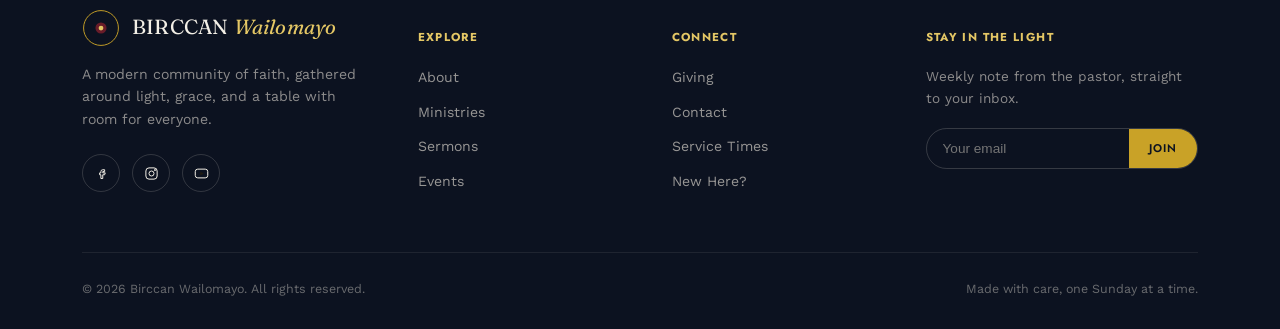
<file: Wailomayo Web Site/index.html>
<!DOCTYPE html>
<html lang="en">
<head>
<meta charset="UTF-8">
<meta name="viewport" content="width=device-width, initial-scale=1.0">
<title>BIRCCAN Church Wailomayo — A Place for Light to Find You</title>
<meta name="description" content="BIRCCAN Church Wailomayo Chapel is a warm, modern community of faith. Join us for worship, community, and light.">

<!-- Fonts: Fraunces (characterful display serif) + Work Sans (clean body) + Jost (wide-tracked utility caps) -->
<link rel="preconnect" href="https://fonts.googleapis.com">
<link href="https://fonts.googleapis.com/css2?family=Fraunces:ital,opsz,wght@0,9..144,300;0,9..144,500;0,9..144,600;1,9..144,500&family=Work+Sans:wght@300;400;500;600&family=Jost:wght@500;600&display=swap" rel="stylesheet">
<link rel="stylesheet" href="style.css">
<link rel="icon" href="images\IMG-20260106-WA0004.jpg">

</head>
<body>

<!-- ============================== NAVBAR ============================== -->
<header class="navbar" id="navbar">
  <div class="container">
    <a href="#home" class="brand">
      <img src="images\download__11_-removebg-preview.png" alt="" class="logo" width="50px">
      <span class="brand-name">BIRCCAN <em>Wailomayo</em></span>
    </a>

    <nav class="nav-links" id="navLinks">
      <a href="#home" class="nav-link-item">Home</a>
      <a href="#about" class="nav-link-item">About</a>
      <a href="#ministries" class="nav-link-item">Ministries</a>
      <a href="#sermons" class="nav-link-item">Sermons</a>
      <a href="#events" class="nav-link-item">Events</a>
      <a href="#giving" class="nav-link-item">Giving</a>
      <a href="#contact" class="nav-link-item">Contact</a>
    </nav>

    <div class="nav-cta">
      <a href="#giving" class="btn btn-outline">Give</a>
      
      <button class="hamburger" id="hamburger" aria-label="Toggle menu">
        <span></span><span></span><span></span>
      </button>
    </div>
  </div>
</header>

<!-- ============================== HERO ============================== -->
<section class="hero" id="home">
  <div class="hero-window" id="heroWindow">
    
  </div>
  <div class="hero-rays"></div>

  <div class="hero-inner">
    <div class="hero-eyebrow">Sunday · 9:00 &amp; 12:00 pm</div>
    <h1>Welcome To:<br><em>Biblical Reformed Church Of Christ For All Nations (BIRCCAN)</em></h1>
    <p>A gathering — grace, light, and a table with room for everyone.</p>
    <div class="hero-actions">
      <a href="#times" class="btn btn-gold">Join Us This Sunday</a>
      <a href="#sermons" class="btn btn-outline">Watch Live</a>
    </div>
  </div>

  <div class="scroll-cue"><span class="line"></span></div>
</section>

<!-- ============================== ABOUT ============================== -->
<section class="about" id="about">
  <div class="container about-grid">
    <div class="about-art reveal">
      <div class="glow"><img src="images\pastor.png" alt="Adah .A. Ikwulono" width="2200px" height="500px"></div>
      <p class="caption"><b>Rev. Adah .A. Ikwulono</b>
        <small>(Lcc Chairman)</p>
    
    </div>

    <div class="about-copy reveal">
      <div class="eyebrow">Who We Are</div>
      <h2>Faith that feels like <em style="font-style:italic;color:var(--burgundy);">home</em>, not homework.</h2>
      <p class="lede">The Church <b>(BIRCCAN LCC WAILAMAYO)</b> was formally known as <b>(EKAN)</b>, which was formed far back in the Year <b>1970</b> 
        as a Fellowship Centre. Though, date and time was not ascertained from the inception. Leaders as at then are 
        <b>Mallam .A. Dauda</b>, <b>Mr. Elishama</b> and <b>Mr. Angabi</b> who were the first to serve respectively in the Fellowship Centre back then. 
        They usually come from <b>(BIRCCAN CENTRAL).</b> <a href="history1.html" id="history" class="readmore">Read More.....</a></p>
      
      <p class="body-text">We believe church should be honest before it's polished, and warm before it's impressive. Every week we gather to worship, wrestle with hard questions, and practice showing up for one another — in the sanctuary and everywhere else.</p>
      <p class="body-text">Whatever brought you here — curiosity, a friend's invitation, or a long time coming back — there's a seat with your name on it.</p>

      <div class="stat-row" id="statRow">
        <div class="stat">
          <div class="num"><span class="counter" data-target="20">0</span>+</div>
          <div class="label">Years as a Church</div>
        </div>
        <div class="stat">
          <div class="num"><span class="counter" data-target="500">0</span>+</div>
          <div class="label">Members &amp; Friends</div>
        </div>
        <div class="stat">
          <div class="num"><span class="counter" data-target="50">0</span>+</div>
          <div class="label">Ministries &amp; Groups</div>
        </div>
      </div>
    </div>
  </div>
</section>

<!-- ============================== MINISTRIES ============================== -->
<section class="ministries on-dark" id="ministries">
  <div class="container">
    <div class="section-head reveal">
      <div class="eyebrow">Get Involved</div>
      <h2 style="color:var(--paper);">Find your place<br>in the story.</h2>
      <p>Every ministry here exists for one reason: to help people take the next step, whatever that looks like for them.</p>
    </div>

    <div class="ministries-grid reveal-stagger" id="ministriesGrid">
      <div class="m-card">
        <div class="m-icon"><svg viewBox="0 0 24 24" fill="none" stroke-width="1.6" stroke-linecap="round"><path d="M12 2l2.5 6.5L21 11l-6.5 2.5L12 20l-2.5-6.5L3 11l6.5-2.5z"/></svg></div>
        <h4>Worship &amp; Arts</h4>
        <p>Musicians, vocalists, and creatives shaping the sound and visual life of our services.</p>
        <a href="#contact" class="m-link">Learn more <svg viewBox="0 0 24 24" fill="none" stroke="currentColor" stroke-width="2"><path d="M5 12h14M13 6l6 6-6 6"/></svg></a>
      </div>
      <div class="m-card">
        <div class="m-icon"><svg viewBox="0 0 24 24" fill="none" stroke-width="1.6" stroke-linecap="round"><path d="M4 20c0-4 3-6 8-6s8 2 8 6M12 12a4 4 0 100-8 4 4 0 000 8z"/></svg></div>
        <h4>Youth Group</h4>
        <p>A safe, energetic space for middle and high schoolers to grow in faith and friendship.</p>
        <a href="#contact" class="m-link">Learn more <svg viewBox="0 0 24 24" fill="none" stroke="currentColor" stroke-width="2"><path d="M5 12h14M13 6l6 6-6 6"/></svg></a>
      </div>
      <div class="m-card">
        <div class="m-icon"><svg viewBox="0 0 24 24" fill="none" stroke-width="1.6" stroke-linecap="round"><path d="M12 21s-7-4.6-9.5-9C.6 7.9 3 4 6.8 4c2 0 3.6 1.2 5.2 3 1.6-1.8 3.2-3 5.2-3 3.8 0 6.2 3.9 4.3 8-2.5 4.4-9.5 9-9.5 9z"/></svg></div>
        <h4>Outreach &amp; Missions</h4>
        <p>Local food pantries to global partnerships — practical love in our city and beyond.</p>
        <a href="#contact" class="m-link">Learn more <svg viewBox="0 0 24 24" fill="none" stroke="currentColor" stroke-width="2"><path d="M5 12h14M13 6l6 6-6 6"/></svg></a>
      </div>
      <div class="m-card">
        <div class="m-icon"><svg viewBox="0 0 24 24" fill="none" stroke-width="1.6" stroke-linecap="round"><path d="M9 21h6M12 3a5 5 0 015 5c0 2.4-1.6 3.6-2.5 4.5-.7.7-1 1.3-1 2.5H9c0-1.2-.3-1.8-1-2.5C7.1 11.6 5.5 10.4 5.5 8A5 5 0 0112 3z"/></svg></div>
        <h4>Kids Church</h4>
        <p>Age-appropriate, story-driven programming that makes Sunday the best day of the week.</p>
        <a href="#contact" class="m-link">Learn more <svg viewBox="0 0 24 24" fill="none" stroke="currentColor" stroke-width="2"><path d="M5 12h14M13 6l6 6-6 6"/></svg></a>
      </div>
      <div class="m-card">
        <div class="m-icon"><svg viewBox="0 0 24 24" fill="none" stroke-width="1.6" stroke-linecap="round"><path d="M4 4h16v12H7l-3 3V4z"/></svg></div>
        <h4>Young Adults</h4>
        <p>Twenties &amp; thirties figuring out life, faith, and everything in between — together.</p>
        <a href="#contact" class="m-link">Learn more <svg viewBox="0 0 24 24" fill="none" stroke="currentColor" stroke-width="2"><path d="M5 12h14M13 6l6 6-6 6"/></svg></a>
      </div>
      <div class="m-card">
        <div class="m-icon"><svg viewBox="0 0 24 24" fill="none" stroke-width="1.6" stroke-linecap="round"><path d="M12 3v3M12 18v3M4.2 4.2l2.1 2.1M17.7 17.7l2.1 2.1M3 12h3M18 12h3M4.2 19.8l2.1-2.1M17.7 6.3l2.1-2.1"/><circle cx="12" cy="12" r="4"/></svg></div>
        <h4>Prayer Ministry</h4>
        <p>A quiet, steady team praying with and for our church family every single week.</p>
        <a href="#contact" class="m-link">Learn more <svg viewBox="0 0 24 24" fill="none" stroke="currentColor" stroke-width="2"><path d="M5 12h14M13 6l6 6-6 6"/></svg></a>
      </div>
    </div>
  </div>
</section>

<!-- ============================== SERVICE TIMES ============================== -->
<section class="times" id="times">
  <div class="container">
    <div class="section-head reveal">
      <div class="eyebrow">Join Us</div>
      <h2>A rhythm worth<br>keeping.</h2>
      <p>Come early for coffee, stay late for conversation. Here's when we gather each week.</p>
    </div>

    <div class="times-grid reveal-stagger">
      <div class="time-card">
        <div class="day">Sunday</div>
        <h4>English / Hausa Worship</h4>
        <div class="hr">7:00 - 9:00 &amp; 10:00 - 12:00</div>
        <p>Two identical services, main sanctuary</p>
      </div>
      <div class="time-card">
        <div class="day">Sunday</div>
        <h4>Kids &amp; Youth</h4>
        <div class="hr">7:00 - 9:00</div>
        <p>Runs alongside both services</p>
      </div>
      <div class="time-card">
        <div class="day">Tuesday</div>
        <h4>Bible Study</h4>
        <div class="hr">5:00 PM</div>
        <p>Church Auditorium, all ages welcome</p>
      </div>
      <div class="time-card">
        <div class="day">Thursday</div>
        <h4>Prayer Meeting</h4>
        <div class="hr">6:30 PM</div>
        <p>Section of intercession</p>
      </div>
    </div>
  </div>
</section>

<!-- ============================== SERMONS ============================== -->
<section class="sermons on-dark" id="sermons">
  <div class="container">
    <div class="section-head reveal">
      <div class="eyebrow">Latest Messages</div>
      <h2 style="color:var(--paper);">Words for the<br>week ahead.</h2>
    </div>

    <div class="sermon-feature reveal">
      <div class="player">
        <button class="play-btn" aria-label="Play latest sermon">
          <svg viewBox="0 0 24 24"><path d="M8 5v14l11-7z"/></svg>
        </button>
      </div>
      <div class="sermon-feature-copy">
        <div class="eyebrow">This Week</div>
        <h3>Rest Is Not a Reward</h3>
        <p>Part 3 of "Slow Down" — why rest was written into creation before the first tired person ever showed up.</p>
        <div class="meta"><span>Rev. Dauda A. Ikwulono</span><span>32 min</span></div>
      </div>
    </div>

    <div class="sermon-grid reveal-stagger">
      <div class="s-card">
        <div class="s-thumb"><svg viewBox="0 0 24 24"><path d="M8 5v14l11-7z"/></svg></div>
        <h5>The Weight of Waiting</h5>
        <div class="s-date">June 21, 2026</div>
      </div>
      <div class="s-card">
        <div class="s-thumb"><svg viewBox="0 0 24 24"><path d="M8 5v14l11-7z"/></svg></div>
        <h5>What Grace Costs</h5>
        <div class="s-date">June 14, 2026</div>
      </div>
      <div class="s-card">
        <div class="s-thumb"><svg viewBox="0 0 24 24"><path d="M8 5v14l11-7z"/></svg></div>
        <h5>Small Beginnings</h5>
        <div class="s-date">June 7, 2026</div>
      </div>
    </div>
  </div>
</section>

<!-- ============================== EVENTS ============================== -->
<section class="events" id="events">
  <div class="container">
    <div class="section-head reveal" style="display:flex; align-items:flex-end; justify-content:space-between; max-width:none; flex-wrap:wrap; gap:24px;">
      <div>
        <div class="eyebrow">What's Coming Up</div>
        <h2>Mark the calendar.</h2>
      </div>
      <div class="events-nav">
        <button class="scroll-btn" id="scrollLeft" aria-label="Scroll left"><svg viewBox="0 0 24 24" fill="none" stroke="currentColor" stroke-width="2"><path d="M15 6l-6 6 6 6"/></svg></button>
        <button class="scroll-btn" id="scrollRight" aria-label="Scroll right"><svg viewBox="0 0 24 24" fill="none" stroke="currentColor" stroke-width="2"><path d="M9 6l6 6-6 6"/></svg></button>
      </div>
    </div>

    <div class="events-scroll reveal" id="eventsScroll">
      <div class="e-card">
        <div class="e-banner"><div class="e-date"><div class="d">12</div><div class="m">Jul</div></div></div>
        <div class="e-body">
          <h4>Summer Kickoff BBQ</h4>
          <p>Food, games, and live music on the front lawn for the whole church family.</p>
          <div class="e-time">4:00 – 7:00 PM · Front Lawn</div>
        </div>
      </div>
      <div class="e-card">
        <div class="e-banner"><div class="e-date"><div class="d">19</div><div class="m">Jul</div></div></div>
        <div class="e-body">
          <h4>Marriage Workshop</h4>
          <p>A one-day intensive for couples at any stage — from newlywed to decades in.</p>
          <div class="e-time">9:00 AM – 2:00 PM · Fellowship Hall</div>
        </div>
      </div>
      <div class="e-card">
        <div class="e-banner"><div class="e-date"><div class="d">26</div><div class="m">Jul</div></div></div>
        <div class="e-body">
          <h4>Youth Camp Send-Off</h4>
          <p>Commissioning service and send-off for our youth heading to summer camp.</p>
          <div class="e-time">7:00 PM · Main Sanctuary</div>
        </div>
      </div>
      <div class="e-card">
        <div class="e-banner"><div class="e-date"><div class="d">02</div><div class="m">Aug</div></div></div>
        <div class="e-body">
          <h4>Community Food Drive</h4>
          <p>Partnering with our neighbors to stock the local pantry ahead of the school year.</p>
          <div class="e-time">10:00 AM – 1:00 PM · Parking Lot</div>
        </div>
      </div>
      <div class="e-card">
        <div class="e-banner"><div class="e-date"><div class="d">16</div><div class="m">Aug</div></div></div>
        <div class="e-body">
          <h4>Baptism Sunday</h4>
          <p>Join us as we celebrate a new group of believers taking their next step.</p>
          <div class="e-time">9:00 &amp; 11:00 AM · Main Sanctuary</div>
        </div>
      </div>
    </div>
  </div>
</section>

<!-- ============================== TESTIMONIALS ============================== -->
<section class="testimonials on-dark">
  <div class="container t-wrap reveal">
    <div class="eyebrow" style="justify-content:center;">Stories From Our Church</div>
    <div class="t-quote-mark">"</div>
    <div class="t-track" id="tTrack">
      <div class="t-slide active">
        <p>We walked in as strangers and left three years later with a whole family we didn't know we needed.</p>
        <div class="t-author">— Maria &amp; James, Members Since 2023</div>
      </div>
      <div class="t-slide">
        <p>The kids ministry is the reason my son actually asks to go to church. That says everything.</p>
        <div class="t-author">— Deborah K., Parent</div>
      </div>
      <div class="t-slide">
        <p>I've never felt pressure here — just patience, and a lot of really good coffee.</p>
        <div class="t-author">— Tabitha R., Joshua Aseku</div>
      </div>
      <div class="t-slide">
        <p>Birccan Wailomayo met us in the hardest season of our marriage and never once looked away.</p>
        <div class="t-author">— Aisha &amp; Daniel, Members Since 2018</div>
      </div>
    </div>
    <div class="t-controls">
      <button class="t-arrow" id="tPrev" aria-label="Previous testimonial"><svg viewBox="0 0 24 24" fill="none" stroke="currentColor" stroke-width="2"><path d="M15 6l-6 6 6 6"/></svg></button>
      <div class="t-dots" id="tDots"></div>
      <button class="t-arrow" id="tNext" aria-label="Next testimonial"><svg viewBox="0 0 24 24" fill="none" stroke="currentColor" stroke-width="2"><path d="M9 6l6 6-6 6"/></svg></button>
    </div>
  </div>
</section>

<!-- ============================== GIVING ============================== -->
<section class="giving" id="giving">
  <div class="container">
    <div class="giving-panel reveal">
      <div class="giving-copy">
        <div class="eyebrow">Generosity</div>
        <h2>Give with a<br>willing heart.</h2>
        <p>Every gift — big or small — goes straight toward our ministries, our neighbors, and the people this church exists to serve.</p>
        <a href="#" class="btn btn-gold">Give Now</a>
      </div>
      <div class="give-options">
        <div class="give-opt">
          <svg viewBox="0 0 24 24" fill="none" stroke="currentColor" stroke-width="1.6"><rect x="3" y="6" width="18" height="13" rx="2"/><path d="M3 10h18"/></svg>
          <div><h5>Give Online</h5><p>One-time or recurring, any card or bank transfer</p></div>
        </div>
        <div class="give-opt">
          <svg viewBox="0 0 24 24" fill="none" stroke="currentColor" stroke-width="1.6"><rect x="6" y="2" width="12" height="20" rx="2"/><path d="M11 18h2"/></svg>
          <div><h5>Text-to-Give</h5><p>Text "GIVE" to (+234) 704-403-87034</p></div>
        </div>
        <div class="give-opt">
          <svg viewBox="0 0 24 24" fill="none" stroke="currentColor" stroke-width="1.6"><path d="M4 20c0-4 3-6 8-6s8 2 8 6"/><circle cx="12" cy="8" r="4"/></svg>
          <div><h5>Give In Person</h5><p>Offering boxes at every Sunday service</p></div>
        </div>
      </div>
    </div>
  </div>
</section>

<!-- ============================== CONTACT ============================== -->
<section class="contact on-dark" id="contact">
  <div class="container contact-grid">
    <div class="contact-info reveal">
      <div class="eyebrow">Get in Touch</div>
      <h3 style="margin-top:14px;">We'd love to<br>hear from you.</h3>
      <p>Questions about a visit, a ministry, or just want to talk? Reach out — a real person will write back.</p>

      <ul class="contact-list">
        <li>
          <svg viewBox="0 0 24 24" fill="none" stroke="currentColor" stroke-width="1.6"><path d="M12 21s-7-4.6-9.5-9C.6 7.9 3 4 6.8 4c2 0 3.6 1.2 5.2 3 1.6-1.8 3.2-3 5.2-3 3.8 0 6.2 3.9 4.3 8-2.5 4.4-9.5 9-9.5 9z" opacity="0"/><path d="M12 2C7 2 3 6 3 10c0 6.5 9 12 9 12s9-5.5 9-12c0-4-4-8-9-8z"/><circle cx="12" cy="10" r="2.4"/></svg>
          <div><strong>Visit Us</strong><span>No 27 Off Wukari Street Wurukum, Makurdi, Benue State, Nigeria.</span></div>
        </li>
        <li>
          <svg viewBox="0 0 24 24" fill="none" stroke="currentColor" stroke-width="1.6"><path d="M22 16.9v3a2 2 0 01-2.2 2 19.8 19.8 0 01-8.6-3 19.5 19.5 0 01-6-6A19.8 19.8 0 012.2 4.2 2 2 0 014.2 2h3a2 2 0 012 1.7c.1.9.3 1.8.6 2.7a2 2 0 01-.4 2.1L8 9.9a16 16 0 006 6l1.4-1.4a2 2 0 012.1-.4c.9.3 1.8.5 2.7.6a2 2 0 011.7 2z"/></svg>
          <div><strong>Call Us</strong><span>(+234) 704-403-87034</span></div>
        </li>
        <li>
          <svg viewBox="0 0 24 24" fill="none" stroke="currentColor" stroke-width="1.6"><path d="M4 4h16v16H4z" opacity="0"/><path d="M3 6l9 6 9-6"/><rect x="3" y="4" width="18" height="16" rx="2"/></svg>
          <div><strong>Email Us</strong><span>birccanwailomayo@gmail.com</span></div>
        </li>
      </ul>

      <div class="map-box"><span>Map Preview</span></div>
    </div>

    <div class="form-card reveal">
      <form id="contactForm" novalidate>
        <div class="field" id="fieldName">
          <label for="name">Full Name</label>
          <input type="text" id="name" name="name" placeholder="Jane Doe">
          <span class="err-msg">Please tell us your name.</span>
        </div>
        <div class="field" id="fieldEmail">
          <label for="email">Email Address</label>
          <input type="email" id="email" name="email" placeholder="jane@example.com">
          <span class="err-msg">Please enter a valid email address.</span>
        </div>
        <div class="field" id="fieldMessage">
          <label for="message">Message</label>
          <textarea id="message" name="message" placeholder="How can we help?"></textarea>
          <span class="err-msg">Please add a short message.</span>
        </div>
        <button type="submit" class="btn btn-burgundy form-submit">Send Message</button>
        <div class="form-success" id="formSuccess">Thank you — your message is on its way. We'll be in touch soon.</div>
      </form>
    </div>
  </div>
</section>

<!-- ============================== FOOTER ============================== -->
<footer>
  <div class="container">
    <div class="footer-grid">
      <div class="footer-brand">
        <a href="#home" class="brand">
          <svg class="brand-mark" viewBox="0 0 48 48" fill="none">
            <circle cx="24" cy="24" r="22" stroke="#C9A227" stroke-width="1.2"/>
            <circle cx="24" cy="24" r="7" fill="#7A1F2B" opacity=".85"/>
            <circle cx="24" cy="24" r="3" fill="#E4C765"/>
          </svg>
          <span class="brand-name">BIRCCAN <em>Wailomayo</em></span>
        </a>
        <p>A modern community of faith, gathered around light, grace, and a table with room for everyone.</p>
        <div class="footer-social">
          <a href="#" aria-label="Facebook"><svg viewBox="0 0 24 24" fill="none" stroke="currentColor" stroke-width="1.6"><path d="M14 9h3V6h-3a3 3 0 00-3 3v2H9v3h2v6h3v-6h3l1-3h-4v-1a1 1 0 011-1z"/></svg></a>
          <a href="#" aria-label="Instagram"><svg viewBox="0 0 24 24" fill="none" stroke="currentColor" stroke-width="1.6"><rect x="3" y="3" width="18" height="18" rx="5"/><circle cx="12" cy="12" r="4"/><circle cx="17.5" cy="6.5" r="1"/></svg></a>
          <a href="#" aria-label="YouTube"><svg viewBox="0 0 24 24" fill="none" stroke="currentColor" stroke-width="1.6"><rect x="2" y="5" width="20" height="14" rx="4"/><path d="M10 9l6 3-6 3z" fill="currentColor" stroke="none"/></svg></a>
        </div>
      </div>

      <div class="footer-col">
        <h5>Explore</h5>
        <ul>
          <li><a href="#about">About</a></li>
          <li><a href="#ministries">Ministries</a></li>
          <li><a href="#sermons">Sermons</a></li>
          <li><a href="#events">Events</a></li>
        </ul>
      </div>

      <div class="footer-col">
        <h5>Connect</h5>
        <ul>
          <li><a href="#giving">Giving</a></li>
          <li><a href="#contact">Contact</a></li>
          <li><a href="#times">Service Times</a></li>
          <li><a href="#">New Here?</a></li>
        </ul>
      </div>

      <div class="footer-col">
        <h5>Stay in the Light</h5>
        <p style="color:rgba(245,239,227,.55); font-size:.85rem;">Weekly note from the pastor, straight to your inbox.</p>
        <form class="newsletter-form" onsubmit="event.preventDefault(); this.querySelector('button').textContent='Subscribed ✓';">
          <input type="email" placeholder="Your email" required>
          <button type="submit">Join</button>
        </form>
      </div>
    </div>

    <div class="footer-bottom">
      <span>© 2026 Birccan Wailomayo. All rights reserved.</span>
      <span>Made with care, one Sunday at a time.</span>
    </div>
  </div>
</footer>

<script src="script.js">

</script>
</body>
</html>
</file>
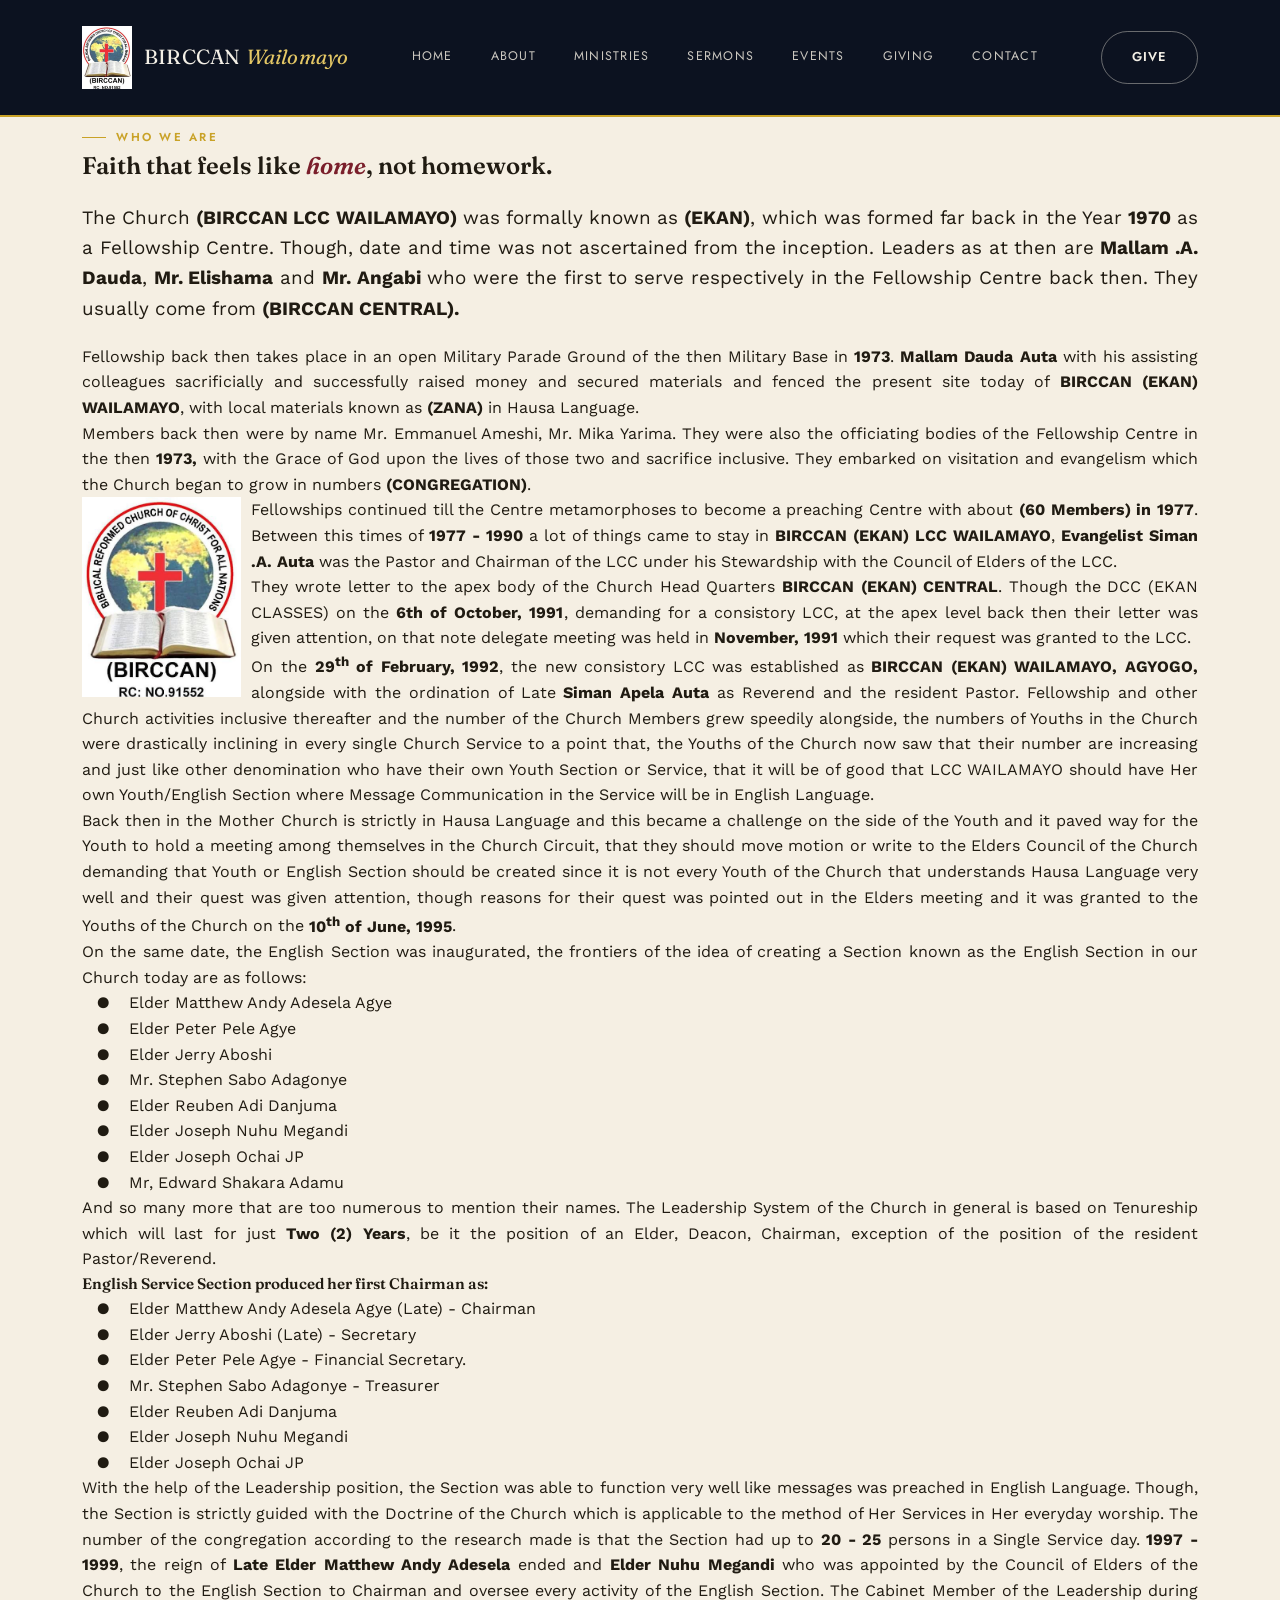
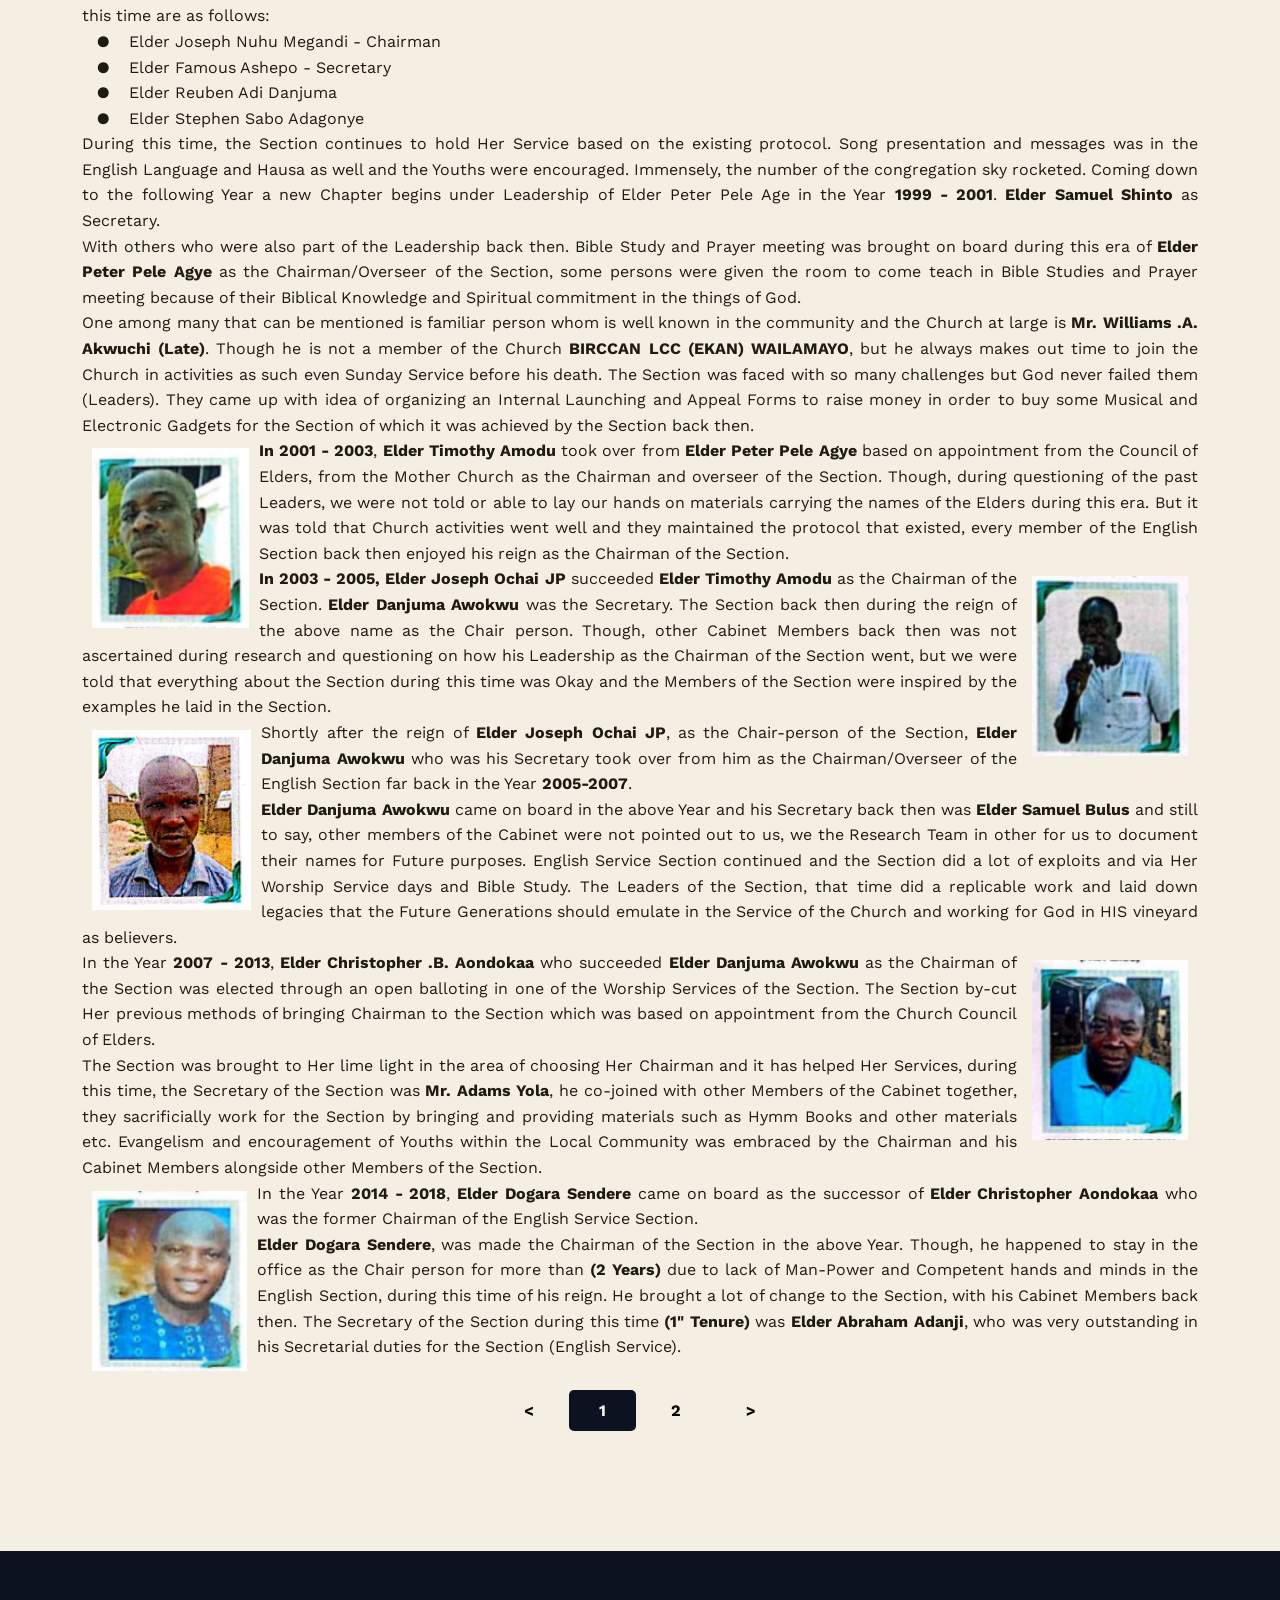
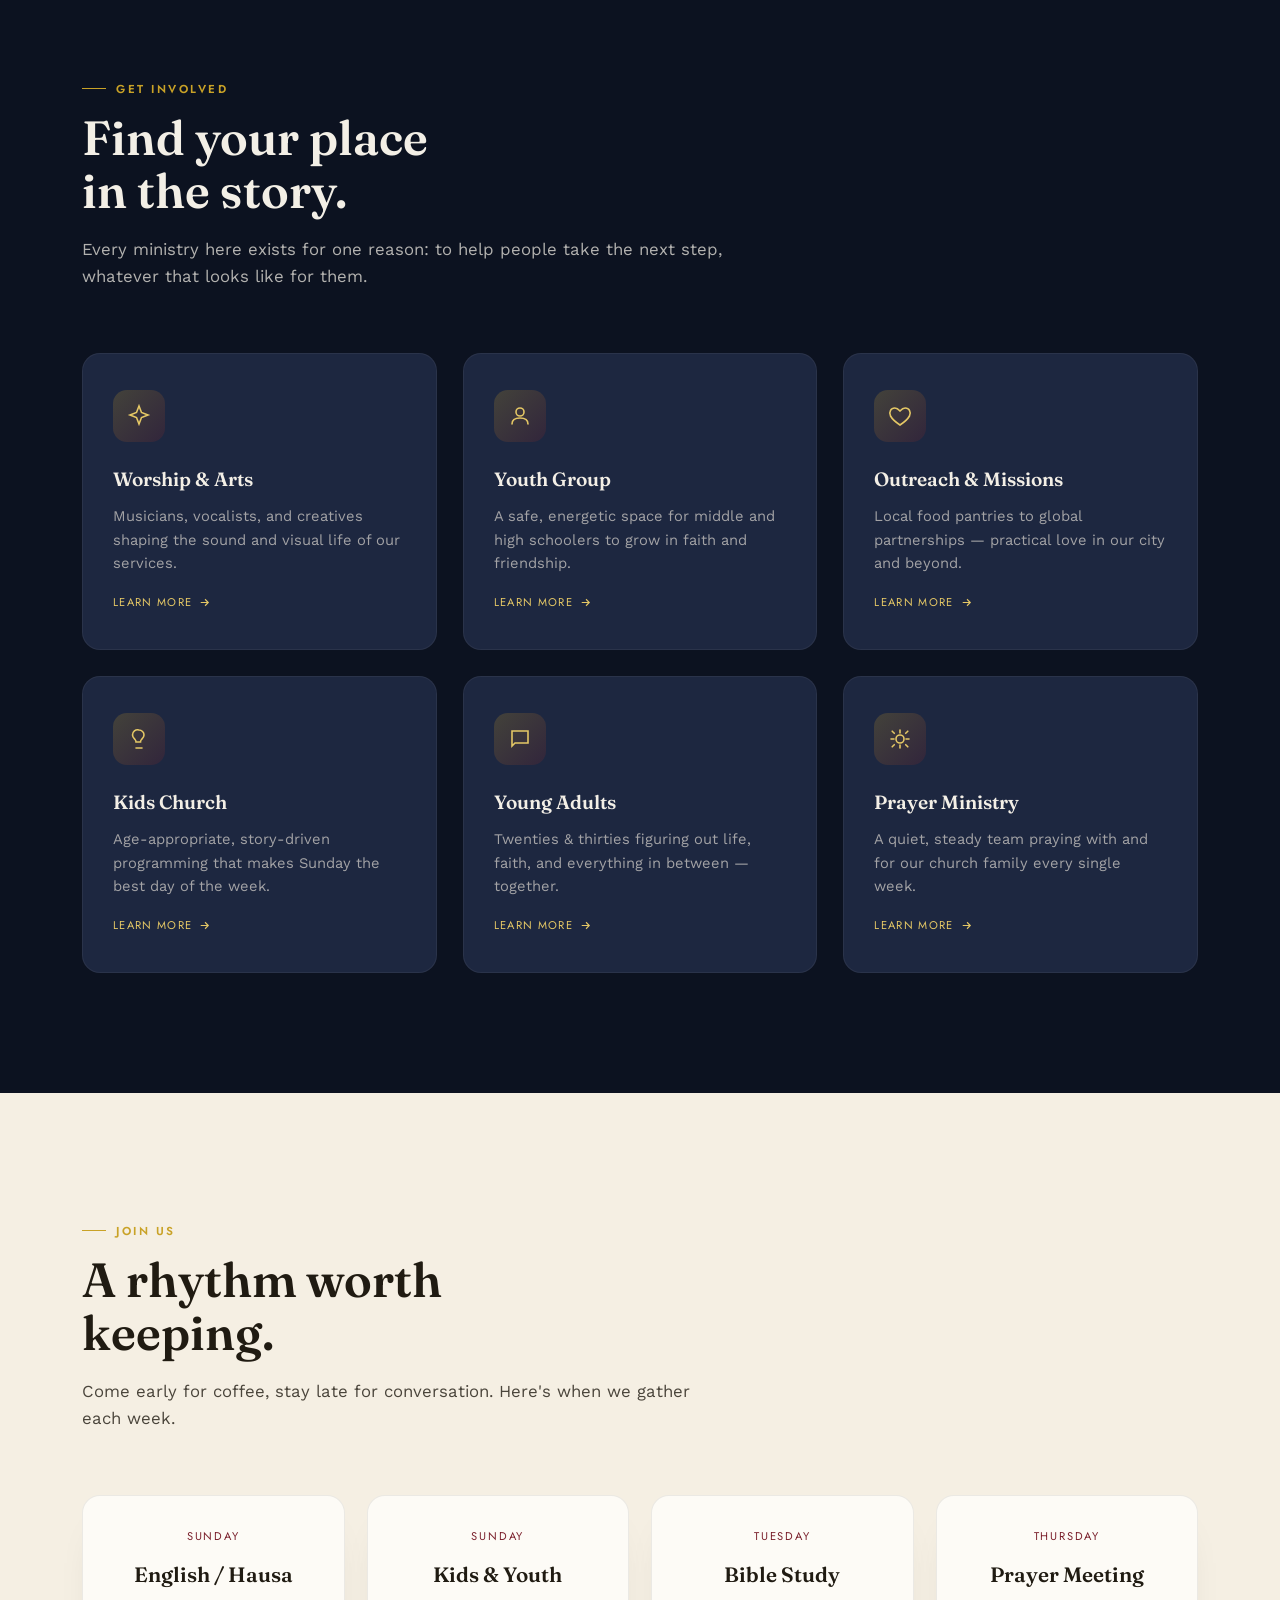
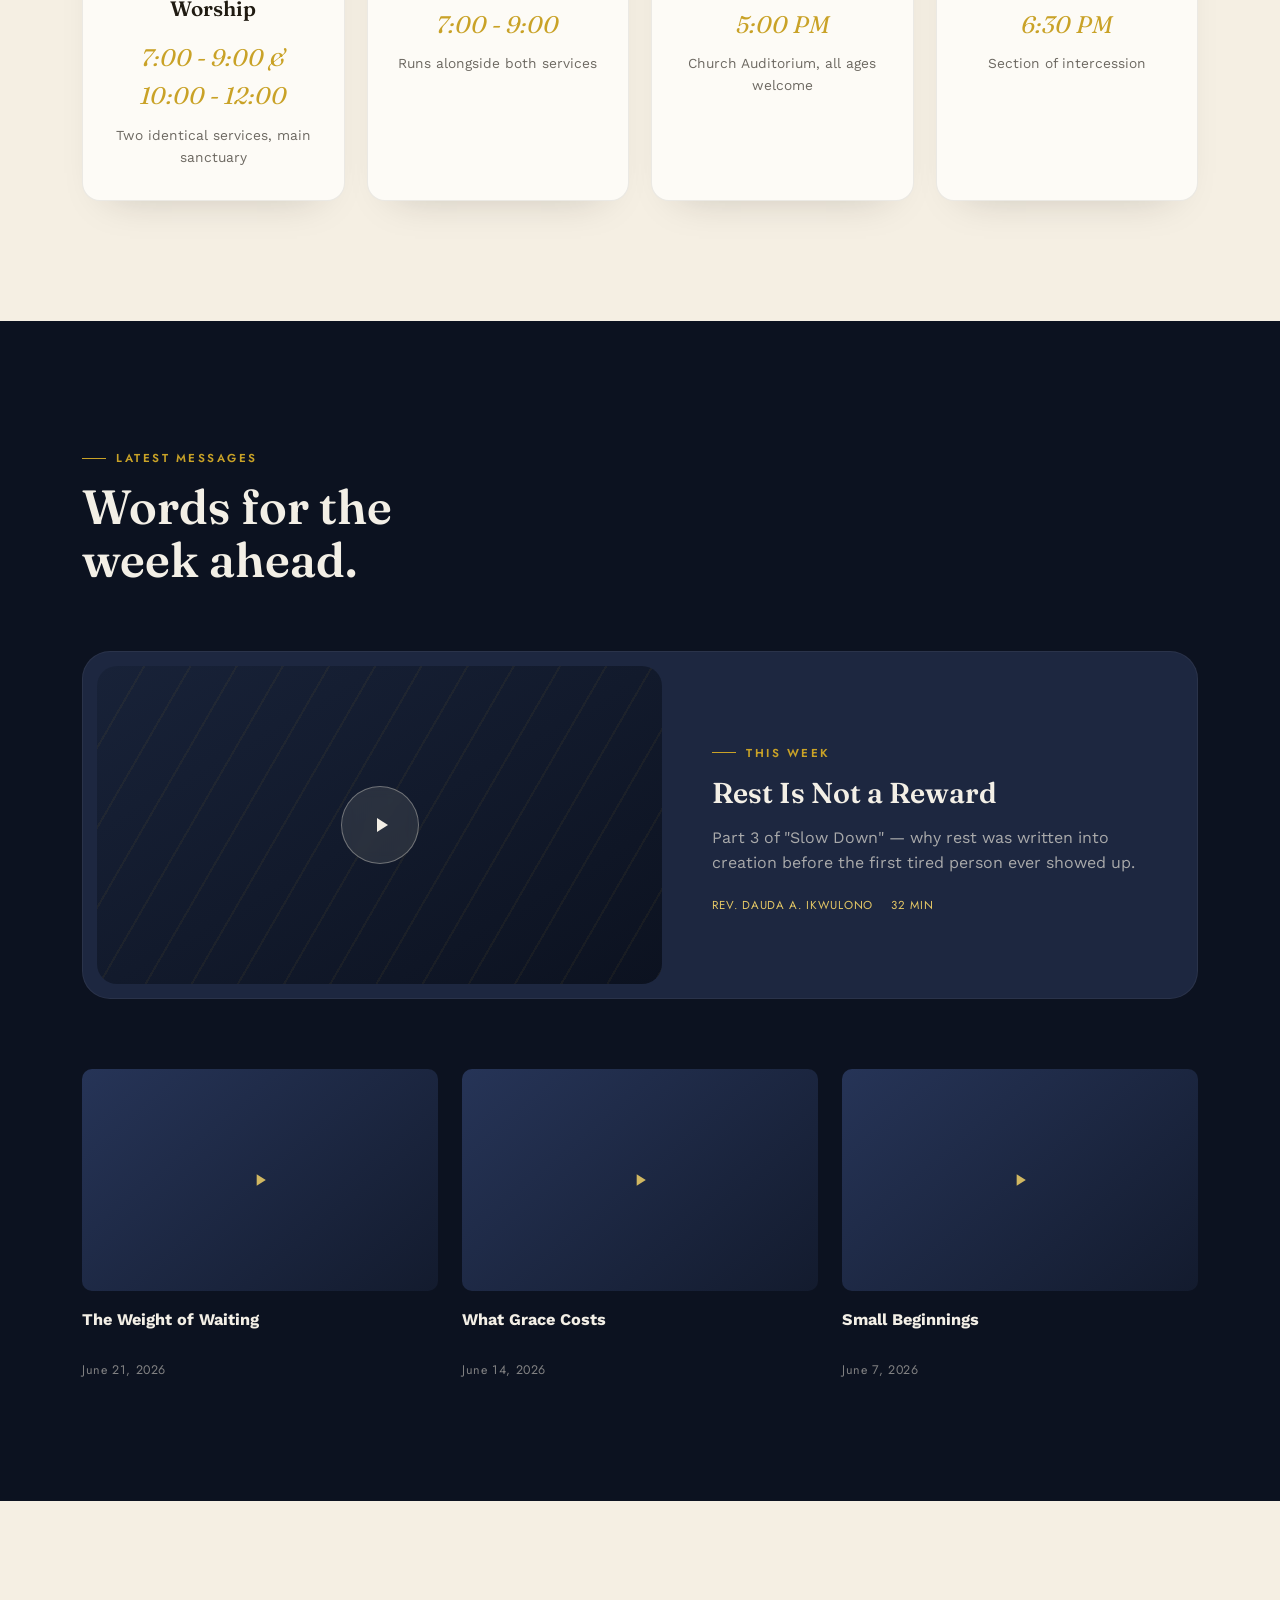
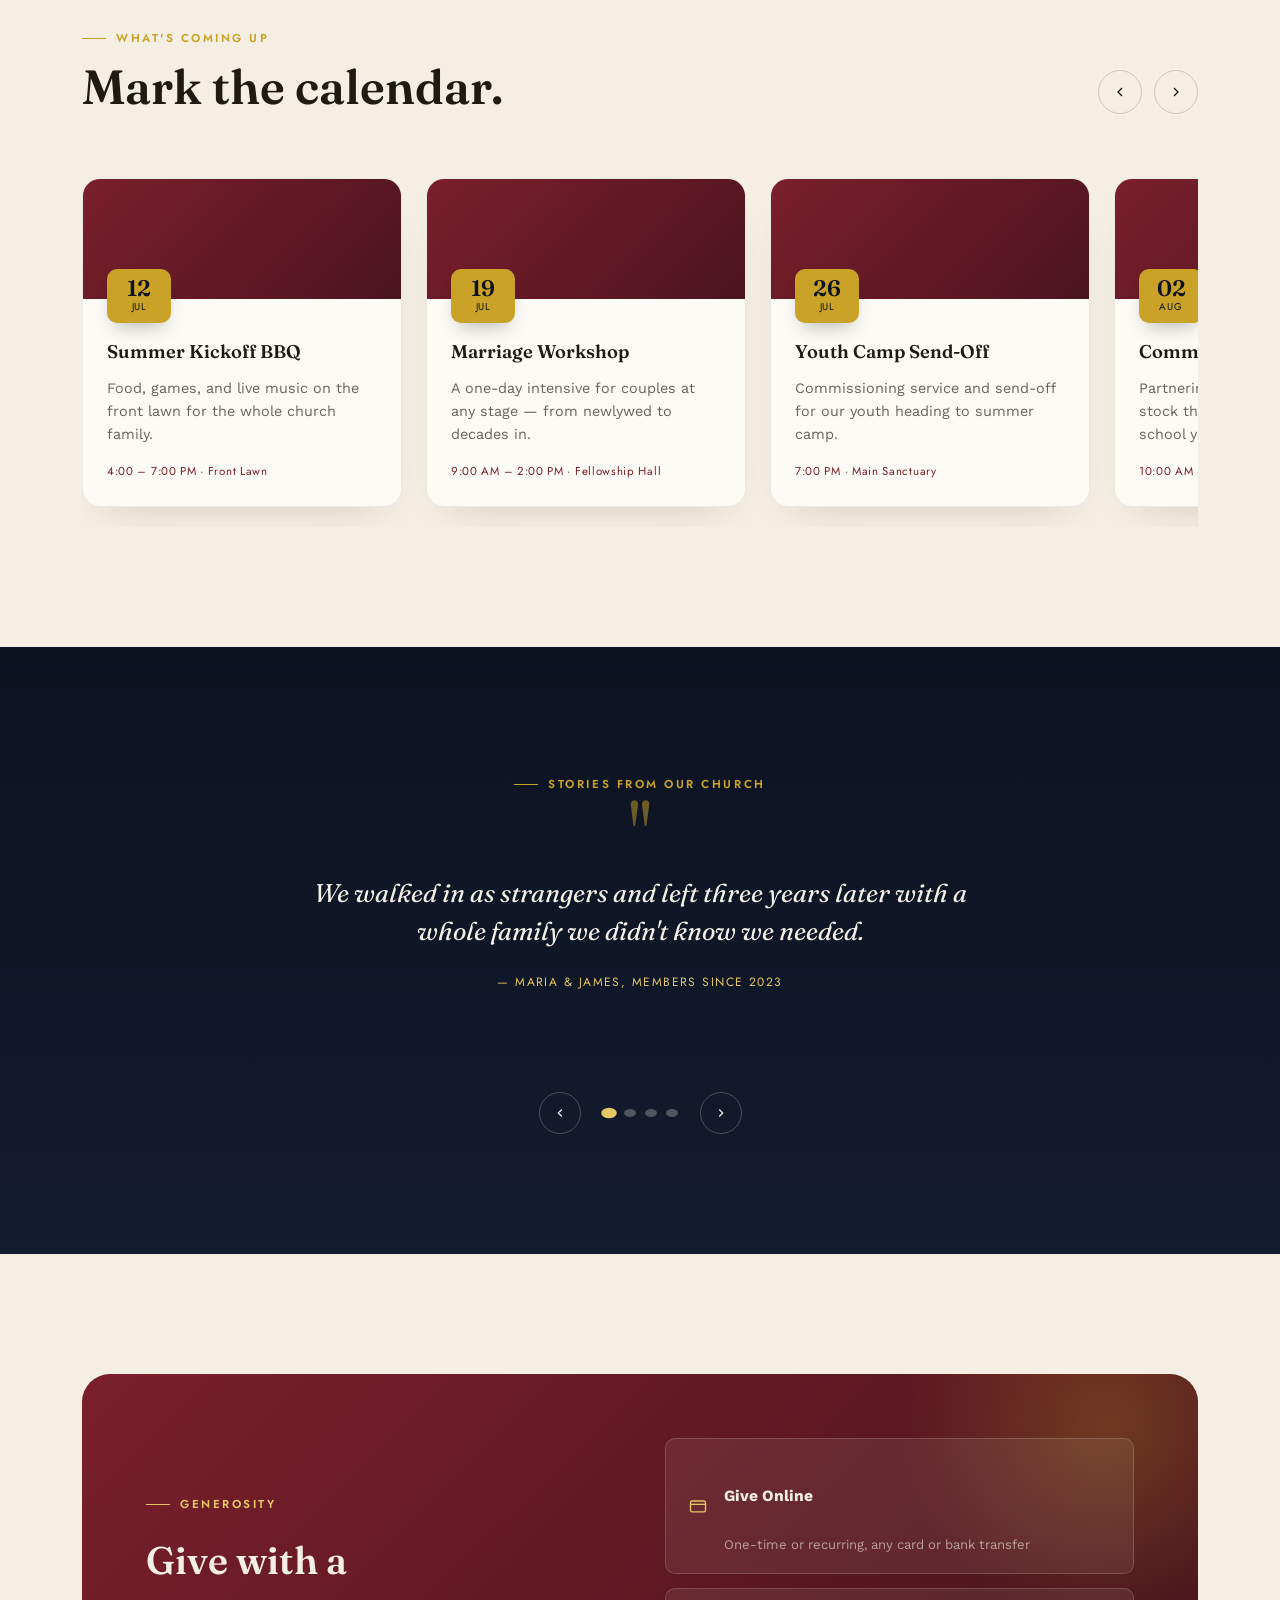
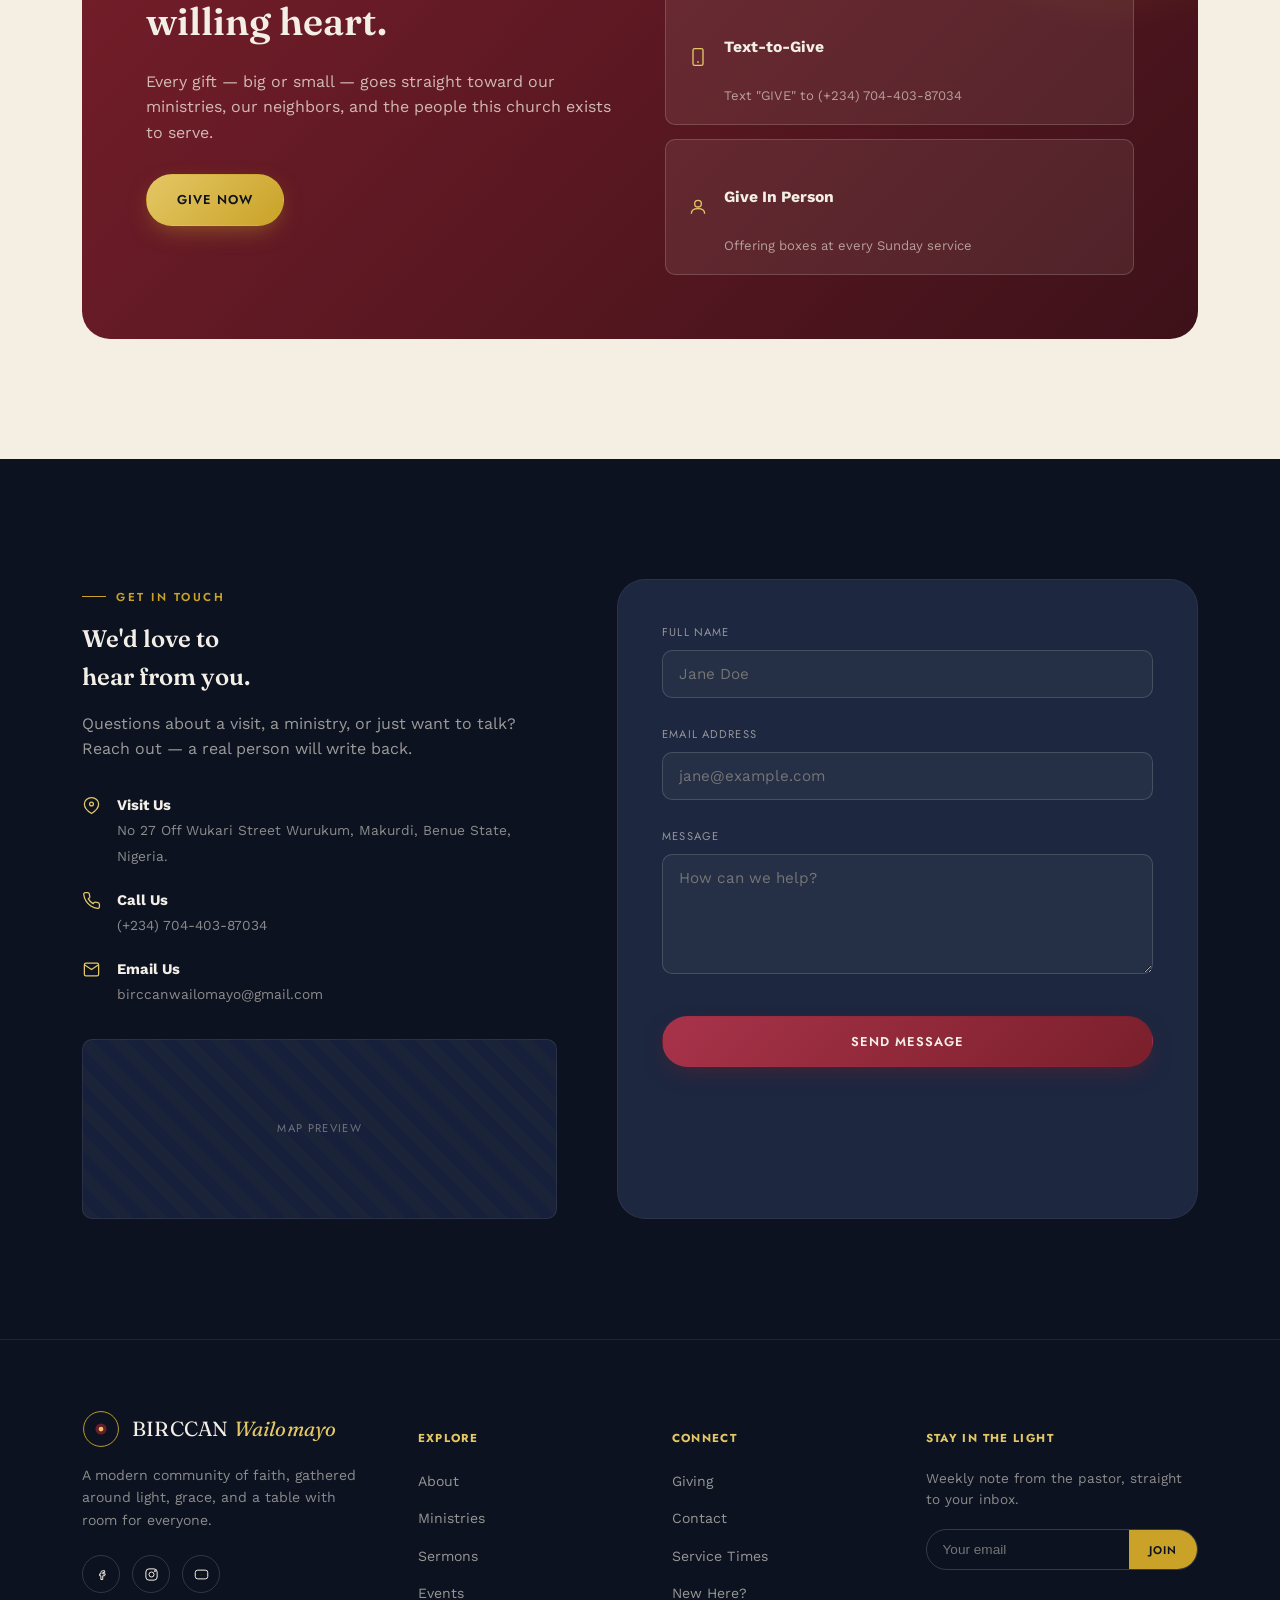
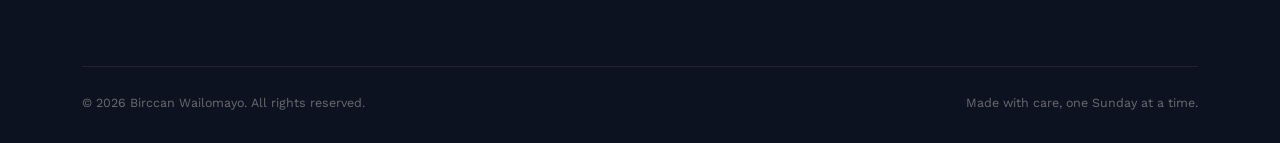
<file: history1.html>
<!DOCTYPE html>
<html lang="en">
<head>
<meta charset="UTF-8">
<meta name="viewport" content="width=device-width, initial-scale=1.0">
<title>BIRCCAN Church Wailomayo — A Place for Light to Find You</title>
<meta name="description" content="BIRCCAN Church Wailomayo Chapel is a warm, modern community of faith. Join us for worship, community, and light.">

<!-- Fonts: Fraunces (characterful display serif) + Work Sans (clean body) + Jost (wide-tracked utility caps) -->
<link rel="preconnect" href="https://fonts.googleapis.com">
<link href="https://fonts.googleapis.com/css2?family=Fraunces:ital,opsz,wght@0,9..144,300;0,9..144,500;0,9..144,600;1,9..144,500&family=Work+Sans:wght@300;400;500;600&family=Jost:wght@500;600&display=swap" rel="stylesheet">
<link rel="stylesheet" href="history.css">
<link rel="icon" href="IMG-20260106-WA0004.jpg">

</head>
<body>

<!-- ============================== NAVBAR ============================== -->
<header class="navbar" id="navbar">
  <div class="container">
    <a href="#home" class="brand">
      <img src="IMG-20260106-WA0004.jpg" alt="" class="logo" width="50px">
      <span class="brand-name">BIRCCAN <em>Wailomayo</em></span>
    </a>

    <nav class="nav-links" id="navLinks">
      <a href="index.html" class="nav-link-item">Home</a>
      <a href="#about" class="nav-link-item">About</a>
      <a href="#ministries" class="nav-link-item">Ministries</a>
      <a href="#sermons" class="nav-link-item">Sermons</a>
      <a href="#events" class="nav-link-item">Events</a>
      <a href="#giving" class="nav-link-item">Giving</a>
      <a href="#contact" class="nav-link-item">Contact</a>
    </nav>

    <div class="nav-cta">
      <a href="#giving" class="btn btn-outline">Give</a>
      
      <button class="hamburger" id="hamburger" aria-label="Toggle menu">
        <span></span><span></span><span></span>
      </button>
    </div>
  </div>
</header>


<!-- ============================== ABOUT ============================== -->
<section class="about" id="about">
  <div class="container about-grid">
    <div class="about-art reveal">
      
    <div class="about-copy reveal">
      <div class="eyebrow">Who We Are</div>
      <h2>Faith that feels like <em style="font-style:italic;color:var(--burgundy);">home</em>, not homework.</h2>
      <p class="lede">The Church <b>(BIRCCAN LCC WAILAMAYO)</b> was formally known as <b>(EKAN)</b>, which was formed far back in the Year <b>1970</b> 
        as a Fellowship Centre. Though, date and time was not ascertained from the inception. Leaders as at then are 
        <b>Mallam .A. Dauda</b>, <b>Mr. Elishama</b> and <b>Mr. Angabi</b> who were the first to serve respectively in the Fellowship Centre back then. 
        They usually come from <b>(BIRCCAN CENTRAL).</b></p>
      
        <p>
          Fellowship back then takes place in an open Military Parade Ground of the then Military Base in <b>1973</b>. <b>Mallam Dauda Auta</b>
          with his assisting colleagues sacrificially and successfully raised money and secured materials and fenced the present site today 
          of <b>BIRCCAN (EKAN) WAILAMAYO</b>, with local materials known as <b>(ZANA)</b> in Hausa Language.
        <p>
          Members back then were by name Mr. Emmanuel Ameshi, Mr. Mika Yarima. They were also the officiating bodies of the Fellowship Centre in the then 
          <b>1973,</b> with the Grace of God upon the lives of those two and sacrifice inclusive. They embarked on visitation and evangelism which the Church 
          began to grow in numbers <b>(CONGREGATION)</b>.
        </p>
        <img src="IMG-20260106-WA0004.jpg" alt="church logo" id="img1">
        <p>
          Fellowships continued till the Centre metamorphoses to become a preaching Centre with about <b>(60 Members) in 1977</b>. Between this times of 
          <b>1977 - 1990</b> a lot of things came to stay in <b>BIRCCAN (EKAN) LCC WAILAMAYO</b>, <b>Evangelist Siman .A. Auta</b> was the Pastor and Chairman 
          of the LCC under his Stewardship with the Council of Elders of the LCC.
        </p>
        <p>They wrote letter to the apex body of the Church Head Quarters <b>BIRCCAN (EKAN) CENTRAL</b>. Though the DCC (EKAN CLASSES) on the <b>6th of October, 1991</b>, 
          demanding for a consistory LCC, at the apex level back then their letter was given attention, on that note delegate meeting was held in <b>November, 1991</b> which 
          their request was granted to the LCC.</p>
        <p>On the <b>29<sup>th</sup> of February, 1992</b>, the new consistory LCC was established as <b>BIRCCAN (EKAN) WAILAMAYO, AGYOGO,</b> alongside with the ordination 
          of Late <b>Siman Apela Auta</b> as Reverend and the resident Pastor. Fellowship and other Church activities inclusive thereafter and the number of the Church Members 
          grew speedily alongside, the numbers of Youths in the Church were drastically inclining in every single Church Service to a point that, the Youths of the Church now 
          saw that their number are increasing and just like other denomination who have their own Youth Section or Service, that it will be of good that LCC WAILAMAYO should 
          have Her own Youth/English Section where Message Communication in the Service will be in English Language.</p>
      <p>Back then in the Mother Church is strictly in Hausa Language and this became a challenge on the side of the Youth and it paved way for the Youth to hold a meeting 
        among themselves in the Church Circuit, that they should move motion or write to the Elders Council of the Church demanding that Youth or English Section should be 
        created since it is not every Youth of the Church that understands Hausa Language very well and their quest was given attention, though reasons for their quest was 
        pointed out in the Elders meeting and it was granted to the Youths of the Church on the <b>10<sup>th</sup> of June, 1995</b>.</p>
      
        <p>
          On the same date, the English Section was inaugurated, the frontiers of the idea of creating a Section known as the English 
          Section in our Church today are as follows:
              <ul>
                  <li>&nbsp; &nbsp;<span class="dot">● &nbsp; &nbsp;</span>Elder Matthew Andy Adesela Agye</li>
                  <li>&nbsp; &nbsp;<span class="dot">● &nbsp; &nbsp;</span>Elder Peter Pele Agye</li>
                  <li>&nbsp; &nbsp;<span class="dot">● &nbsp; &nbsp;</span>Elder Jerry Aboshi</li>
                  <li>&nbsp; &nbsp;<span class="dot">● &nbsp; &nbsp;</span>Mr. Stephen Sabo Adagonye</li>
                  <li>&nbsp; &nbsp;<span class="dot">● &nbsp; &nbsp;</span>Elder Reuben Adi Danjuma</li>
                  <li>&nbsp; &nbsp;<span class="dot">● &nbsp; &nbsp;</span>Elder Joseph Nuhu Megandi</li>
                  <li>&nbsp; &nbsp;<span class="dot">● &nbsp; &nbsp;</span>Elder Joseph Ochai JP</li>
                  <li>&nbsp; &nbsp;<span class="dot">● &nbsp; &nbsp;</span>Mr, Edward Shakara Adamu</li>
              </ul> 
        </p>
        <p>
          And so many more that are too numerous to mention their names. The Leadership System of the Church in general is based on Tenureship
          which will last for just <b>Two (2) Years</b>, be it the position of an Elder, Deacon, Chairman, exception of the position of the 
          resident Pastor/Reverend.
        <p>
          <h3>English Service Section produced her first Chairman as:</h3>
              <ul>
                  <li>&nbsp; &nbsp;<span class="dot">● &nbsp; &nbsp;</span>Elder Matthew Andy Adesela Agye (Late) - Chairman</li>
                  <li>&nbsp; &nbsp;<span class="dot">● &nbsp; &nbsp;</span>Elder Jerry Aboshi (Late) - Secretary</li>
                  <li>&nbsp; &nbsp;<span class="dot">● &nbsp; &nbsp;</span>Elder Peter Pele Agye - Financial Secretary.</li>
                  <li>&nbsp; &nbsp;<span class="dot">● &nbsp; &nbsp;</span>Mr. Stephen Sabo Adagonye - Treasurer</li>
                  <li>&nbsp; &nbsp;<span class="dot">● &nbsp; &nbsp;</span>Elder Reuben Adi Danjuma</li>
                  <li>&nbsp; &nbsp;<span class="dot">● &nbsp; &nbsp;</span>Elder Joseph Nuhu Megandi</li>
                  <li>&nbsp; &nbsp;<span class="dot">● &nbsp; &nbsp;</span>Elder Joseph Ochai JP</li>
              </ul>
        </p>
        <p>
          With the help of the Leadership position, the Section was able to function very well like messages was preached in English Language. 
          Though, the Section is strictly guided with the Doctrine of the Church which is applicable to the method of Her Services in Her 
          everyday worship. The number of the congregation according to the research made is that the Section had up to <b>20 - 25</b> persons in a 
          Single Service day. <b>1997 - 1999</b>, the reign of <b>Late Elder Matthew Andy Adesela</b> ended and <b>Elder Nuhu Megandi</b> who 
          was appointed by the Council of Elders of the Church to the English Section to Chairman and oversee every activity of the English
          Section. The Cabinet Member of the Leadership during this time are as follows:
          <ul>
              <li>&nbsp; &nbsp;<span class="dot">● &nbsp; &nbsp;</span>Elder Joseph Nuhu Megandi	-	Chairman</li>
              <li>&nbsp; &nbsp;<span class="dot">● &nbsp; &nbsp;</span>Elder Famous Ashepo		-	Secretary</li>
              <li>&nbsp; &nbsp;<span class="dot">● &nbsp; &nbsp;</span>Elder Reuben Adi Danjuma</li>
              <li>&nbsp; &nbsp;<span class="dot">● &nbsp; &nbsp;</span>Elder Stephen Sabo Adagonye</li>
          </ul>
      </p>
      <p>During this time, the Section continues to hold Her Service based on the existing protocol. Song presentation and messages was in the 
          English Language and Hausa as well and the Youths were encouraged. Immensely, the number of the congregation sky rocketed. Coming down to 
          the following Year a new Chapter begins under Leadership of Elder Peter Pele Age in the Year <b>1999 - 2001</b>. <b>Elder Samuel Shinto</b> 
          as Secretary.
      </p>
      <p>With others who were also part of the Leadership back then. Bible Study and Prayer meeting was brought on board during this era of <b>Elder 
          Peter Pele Agye</b> as the Chairman/Overseer of the Section, some persons were given the room to come teach in Bible Studies and Prayer
          meeting because of their Biblical Knowledge and Spiritual commitment in the things of God.
      </p>

      <p>
        One among many that can be mentioned is familiar person whom is well known in the community and the Church at large is 
        <b>Mr. Williams .A. Akwuchi (Late)</b>. Though he is not a member of the Church <b>BIRCCAN LCC (EKAN) WAILAMAYO</b>, but he 
        always makes out time to join the Church in activities as such even Sunday Service before his death. The Section was faced with
        so many challenges but God never failed them (Leaders). They came up with idea of organizing an Internal Launching and Appeal 
        Forms to raise money in order to buy some Musical and Electronic Gadgets for the Section of which it was achieved by the Section 
        back then.
      </p>
      <img src="timothy.png" alt="chairman" id="gaius"> 
      <p>
        <b>In 2001 - 2003</b>, <b>Elder Timothy Amodu</b> took over from <strong>Elder Peter Pele Agye</strong> based on appointment from 
        the Council of Elders, from the Mother Church as the Chairman and overseer of the Section. Though, during questioning of the past
        Leaders, we were not told or able to lay our hands on materials carrying the names of the Elders during this era. But it was told 
        that Church activities went well and they maintained the protocol that existed, every member of the English Section back then enjoyed
        his reign as the Chairman of the Section. 
    </p>
    <img src="ochai.png" alt="chairman" id="emma">
    <p>
        <strong>In 2003 - 2005, Elder Joseph Ochai JP</strong> succeeded <strong>Elder Timothy Amodu</strong> as the Chairman of the Section. 
        <b>Elder Danjuma Awokwu</b> was the Secretary. The Section back then during the reign of the above name as the Chair person. Though, 
        other Cabinet Members back then was not ascertained during research and questioning on how his Leadership as the Chairman of the 
        Section went, but we were told that everything about the Section during this time was Okay and the Members of the Section were inspired 
        by the examples he laid in the Section. 
    </p>
    <img src="awoku.png" alt="chairman" id="gaius"> 
    <p>
        Shortly after the reign of <strong>Elder Joseph Ochai JP</strong>, as the Chair-person of the Section, <strong>Elder Danjuma Awokwu</strong> 
        who was his Secretary took over from him as the Chairman/Overseer of the English Section far back in the Year <b>2005-2007</b>. 
    </p>
    <p><b>Elder Danjuma Awokwu</b> came on board in the above Year and his Secretary back then was <b>Elder Samuel Bulus</b> and still 
        to say, other members of the Cabinet were not pointed out to us, we the Research Team in other for us to document their names for 
        Future purposes. English Service Section continued and the Section did a lot of exploits and via Her Worship Service days and 
        Bible Study. The Leaders of the Section, that time did a replicable work and laid down legacies that the Future Generations
        should emulate in the Service of the Church and working for God in HIS vineyard as believers.
    </p>
    <img src="aondokaa.png" alt="chairman" id="emma">
    <p>In the Year <b>2007 - 2013</b>, <b>Elder Christopher .B. Aondokaa</b> who succeeded <b>Elder Danjuma Awokwu</b> as the Chairman of 
        the Section was elected through an open balloting in one of the Worship Services of the Section. The Section by-cut Her previous 
        methods of bringing Chairman to the Section which was based on appointment from the Church Council of Elders.
    </p>
    <p>The Section was brought to Her lime light in the area of choosing Her Chairman and it has helped Her Services, during this time, 
        the Secretary of the Section was <b>Mr. Adams Yola</b>, he co-joined with other Members of the Cabinet together, they sacrificially 
        work for the Section by bringing and providing materials such as Hymm Books and other materials etc. Evangelism and encouragement of 
        Youths within the Local Community was embraced by the Chairman and his Cabinet Members alongside other Members of the Section.
    </p>  
    <img src="asendere.png" alt="chairman" id="gaius">  
    <p>In the Year <b>2014 - 2018</b>, <b>Elder Dogara Sendere</b> came on board as the successor of <strong>Elder Christopher Aondokaa</strong> 
        who was the former Chairman of the English Service Section.
    </p>
    
    <p><strong>Elder Dogara Sendere</strong>, was made the Chairman of the Section in the above Year. Though, he happened to stay in the 
        office as the Chair person for more than <b>(2 Years)</b> due to lack of Man-Power and Competent hands and minds in the English Section,
        during this time of his reign. He brought a lot of change to the Section, with his Cabinet Members back then. The Secretary of 
        the Section during this time <b>(1" Tenure)</b> was <strong>Elder Abraham Adanji</strong>, who was very outstanding in his 
        Secretarial duties for the Section (English Service).</p>
          
        <div id="pagination">
          <a href=""><</a>
          <a href="history1.html" class="active">1</a>
          <a href="history2.html">2</a>
          <a href="history2.html">></a>
        </div>
      </div>
      
    </div>
    
   </div>
  
</section>
  
<!-- ============================== MINISTRIES ============================== -->
<section class="ministries on-dark" id="ministries">
  <div class="container">
    <div class="section-head reveal">
      <div class="eyebrow">Get Involved</div>
      <h2 style="color:var(--paper);">Find your place<br>in the story.</h2>
      <p>Every ministry here exists for one reason: to help people take the next step, whatever that looks like for them.</p>
    </div>

    <div class="ministries-grid reveal-stagger" id="ministriesGrid">
      <div class="m-card">
        <div class="m-icon"><svg viewBox="0 0 24 24" fill="none" stroke-width="1.6" stroke-linecap="round"><path d="M12 2l2.5 6.5L21 11l-6.5 2.5L12 20l-2.5-6.5L3 11l6.5-2.5z"/></svg></div>
        <h4>Worship &amp; Arts</h4>
        <p>Musicians, vocalists, and creatives shaping the sound and visual life of our services.</p>
        <a href="#contact" class="m-link">Learn more <svg viewBox="0 0 24 24" fill="none" stroke="currentColor" stroke-width="2"><path d="M5 12h14M13 6l6 6-6 6"/></svg></a>
      </div>
      <div class="m-card">
        <div class="m-icon"><svg viewBox="0 0 24 24" fill="none" stroke-width="1.6" stroke-linecap="round"><path d="M4 20c0-4 3-6 8-6s8 2 8 6M12 12a4 4 0 100-8 4 4 0 000 8z"/></svg></div>
        <h4>Youth Group</h4>
        <p>A safe, energetic space for middle and high schoolers to grow in faith and friendship.</p>
        <a href="#contact" class="m-link">Learn more <svg viewBox="0 0 24 24" fill="none" stroke="currentColor" stroke-width="2"><path d="M5 12h14M13 6l6 6-6 6"/></svg></a>
      </div>
      <div class="m-card">
        <div class="m-icon"><svg viewBox="0 0 24 24" fill="none" stroke-width="1.6" stroke-linecap="round"><path d="M12 21s-7-4.6-9.5-9C.6 7.9 3 4 6.8 4c2 0 3.6 1.2 5.2 3 1.6-1.8 3.2-3 5.2-3 3.8 0 6.2 3.9 4.3 8-2.5 4.4-9.5 9-9.5 9z"/></svg></div>
        <h4>Outreach &amp; Missions</h4>
        <p>Local food pantries to global partnerships — practical love in our city and beyond.</p>
        <a href="#contact" class="m-link">Learn more <svg viewBox="0 0 24 24" fill="none" stroke="currentColor" stroke-width="2"><path d="M5 12h14M13 6l6 6-6 6"/></svg></a>
      </div>
      <div class="m-card">
        <div class="m-icon"><svg viewBox="0 0 24 24" fill="none" stroke-width="1.6" stroke-linecap="round"><path d="M9 21h6M12 3a5 5 0 015 5c0 2.4-1.6 3.6-2.5 4.5-.7.7-1 1.3-1 2.5H9c0-1.2-.3-1.8-1-2.5C7.1 11.6 5.5 10.4 5.5 8A5 5 0 0112 3z"/></svg></div>
        <h4>Kids Church</h4>
        <p>Age-appropriate, story-driven programming that makes Sunday the best day of the week.</p>
        <a href="#contact" class="m-link">Learn more <svg viewBox="0 0 24 24" fill="none" stroke="currentColor" stroke-width="2"><path d="M5 12h14M13 6l6 6-6 6"/></svg></a>
      </div>
      <div class="m-card">
        <div class="m-icon"><svg viewBox="0 0 24 24" fill="none" stroke-width="1.6" stroke-linecap="round"><path d="M4 4h16v12H7l-3 3V4z"/></svg></div>
        <h4>Young Adults</h4>
        <p>Twenties &amp; thirties figuring out life, faith, and everything in between — together.</p>
        <a href="#contact" class="m-link">Learn more <svg viewBox="0 0 24 24" fill="none" stroke="currentColor" stroke-width="2"><path d="M5 12h14M13 6l6 6-6 6"/></svg></a>
      </div>
      <div class="m-card">
        <div class="m-icon"><svg viewBox="0 0 24 24" fill="none" stroke-width="1.6" stroke-linecap="round"><path d="M12 3v3M12 18v3M4.2 4.2l2.1 2.1M17.7 17.7l2.1 2.1M3 12h3M18 12h3M4.2 19.8l2.1-2.1M17.7 6.3l2.1-2.1"/><circle cx="12" cy="12" r="4"/></svg></div>
        <h4>Prayer Ministry</h4>
        <p>A quiet, steady team praying with and for our church family every single week.</p>
        <a href="#contact" class="m-link">Learn more <svg viewBox="0 0 24 24" fill="none" stroke="currentColor" stroke-width="2"><path d="M5 12h14M13 6l6 6-6 6"/></svg></a>
      </div>
    </div>
  </div>
</section>

<!-- ============================== SERVICE TIMES ============================== -->
<section class="times" id="times">
  <div class="container">
    <div class="section-head reveal">
      <div class="eyebrow">Join Us</div>
      <h2>A rhythm worth<br>keeping.</h2>
      <p>Come early for coffee, stay late for conversation. Here's when we gather each week.</p>
    </div>

    <div class="times-grid reveal-stagger">
      <div class="time-card">
        <div class="day">Sunday</div>
        <h4>English / Hausa Worship</h4>
        <div class="hr">7:00 - 9:00 &amp; 10:00 - 12:00</div>
        <p>Two identical services, main sanctuary</p>
      </div>
      <div class="time-card">
        <div class="day">Sunday</div>
        <h4>Kids &amp; Youth</h4>
        <div class="hr">7:00 - 9:00</div>
        <p>Runs alongside both services</p>
      </div>
      <div class="time-card">
        <div class="day">Tuesday</div>
        <h4>Bible Study</h4>
        <div class="hr">5:00 PM</div>
        <p>Church Auditorium, all ages welcome</p>
      </div>
      <div class="time-card">
        <div class="day">Thursday</div>
        <h4>Prayer Meeting</h4>
        <div class="hr">6:30 PM</div>
        <p>Section of intercession</p>
      </div>
    </div>
  </div>
</section>

<!-- ============================== SERMONS ============================== -->
<section class="sermons on-dark" id="sermons">
  <div class="container">
    <div class="section-head reveal">
      <div class="eyebrow">Latest Messages</div>
      <h2 style="color:var(--paper);">Words for the<br>week ahead.</h2>
    </div>

    <div class="sermon-feature reveal">
      <div class="player">
        <button class="play-btn" aria-label="Play latest sermon">
          <svg viewBox="0 0 24 24"><path d="M8 5v14l11-7z"/></svg>
        </button>
      </div>
      <div class="sermon-feature-copy">
        <div class="eyebrow">This Week</div>
        <h3>Rest Is Not a Reward</h3>
        <p>Part 3 of "Slow Down" — why rest was written into creation before the first tired person ever showed up.</p>
        <div class="meta"><span>Rev. Dauda A. Ikwulono</span><span>32 min</span></div>
      </div>
    </div>

    <div class="sermon-grid reveal-stagger">
      <div class="s-card">
        <div class="s-thumb"><svg viewBox="0 0 24 24"><path d="M8 5v14l11-7z"/></svg></div>
        <h5>The Weight of Waiting</h5>
        <div class="s-date">June 21, 2026</div>
      </div>
      <div class="s-card">
        <div class="s-thumb"><svg viewBox="0 0 24 24"><path d="M8 5v14l11-7z"/></svg></div>
        <h5>What Grace Costs</h5>
        <div class="s-date">June 14, 2026</div>
      </div>
      <div class="s-card">
        <div class="s-thumb"><svg viewBox="0 0 24 24"><path d="M8 5v14l11-7z"/></svg></div>
        <h5>Small Beginnings</h5>
        <div class="s-date">June 7, 2026</div>
      </div>
    </div>
  </div>
</section>

<!-- ============================== EVENTS ============================== -->
<section class="events" id="events">
  <div class="container">
    <div class="section-head reveal" style="display:flex; align-items:flex-end; justify-content:space-between; max-width:none; flex-wrap:wrap; gap:24px;">
      <div>
        <div class="eyebrow">What's Coming Up</div>
        <h2>Mark the calendar.</h2>
      </div>
      <div class="events-nav">
        <button class="scroll-btn" id="scrollLeft" aria-label="Scroll left"><svg viewBox="0 0 24 24" fill="none" stroke="currentColor" stroke-width="2"><path d="M15 6l-6 6 6 6"/></svg></button>
        <button class="scroll-btn" id="scrollRight" aria-label="Scroll right"><svg viewBox="0 0 24 24" fill="none" stroke="currentColor" stroke-width="2"><path d="M9 6l6 6-6 6"/></svg></button>
      </div>
    </div>

    <div class="events-scroll reveal" id="eventsScroll">
      <div class="e-card">
        <div class="e-banner"><div class="e-date"><div class="d">12</div><div class="m">Jul</div></div></div>
        <div class="e-body">
          <h4>Summer Kickoff BBQ</h4>
          <p>Food, games, and live music on the front lawn for the whole church family.</p>
          <div class="e-time">4:00 – 7:00 PM · Front Lawn</div>
        </div>
      </div>
      <div class="e-card">
        <div class="e-banner"><div class="e-date"><div class="d">19</div><div class="m">Jul</div></div></div>
        <div class="e-body">
          <h4>Marriage Workshop</h4>
          <p>A one-day intensive for couples at any stage — from newlywed to decades in.</p>
          <div class="e-time">9:00 AM – 2:00 PM · Fellowship Hall</div>
        </div>
      </div>
      <div class="e-card">
        <div class="e-banner"><div class="e-date"><div class="d">26</div><div class="m">Jul</div></div></div>
        <div class="e-body">
          <h4>Youth Camp Send-Off</h4>
          <p>Commissioning service and send-off for our youth heading to summer camp.</p>
          <div class="e-time">7:00 PM · Main Sanctuary</div>
        </div>
      </div>
      <div class="e-card">
        <div class="e-banner"><div class="e-date"><div class="d">02</div><div class="m">Aug</div></div></div>
        <div class="e-body">
          <h4>Community Food Drive</h4>
          <p>Partnering with our neighbors to stock the local pantry ahead of the school year.</p>
          <div class="e-time">10:00 AM – 1:00 PM · Parking Lot</div>
        </div>
      </div>
      <div class="e-card">
        <div class="e-banner"><div class="e-date"><div class="d">16</div><div class="m">Aug</div></div></div>
        <div class="e-body">
          <h4>Baptism Sunday</h4>
          <p>Join us as we celebrate a new group of believers taking their next step.</p>
          <div class="e-time">9:00 &amp; 11:00 AM · Main Sanctuary</div>
        </div>
      </div>
    </div>
  </div>
</section>

<!-- ============================== TESTIMONIALS ============================== -->
<section class="testimonials on-dark">
  <div class="container t-wrap reveal">
    <div class="eyebrow" style="justify-content:center;">Stories From Our Church</div>
    <div class="t-quote-mark">"</div>
    <div class="t-track" id="tTrack">
      <div class="t-slide active">
        <p>We walked in as strangers and left three years later with a whole family we didn't know we needed.</p>
        <div class="t-author">— Maria &amp; James, Members Since 2023</div>
      </div>
      <div class="t-slide">
        <p>The kids ministry is the reason my son actually asks to go to church. That says everything.</p>
        <div class="t-author">— Deborah K., Parent</div>
      </div>
      <div class="t-slide">
        <p>I've never felt pressure here — just patience, and a lot of really good coffee.</p>
        <div class="t-author">— Tabitha R., Joshua Aseku</div>
      </div>
      <div class="t-slide">
        <p>Birccan Wailomayo met us in the hardest season of our marriage and never once looked away.</p>
        <div class="t-author">— Aisha &amp; Daniel, Members Since 2018</div>
      </div>
    </div>
    <div class="t-controls">
      <button class="t-arrow" id="tPrev" aria-label="Previous testimonial"><svg viewBox="0 0 24 24" fill="none" stroke="currentColor" stroke-width="2"><path d="M15 6l-6 6 6 6"/></svg></button>
      <div class="t-dots" id="tDots"></div>
      <button class="t-arrow" id="tNext" aria-label="Next testimonial"><svg viewBox="0 0 24 24" fill="none" stroke="currentColor" stroke-width="2"><path d="M9 6l6 6-6 6"/></svg></button>
    </div>
  </div>
</section>

<!-- ============================== GIVING ============================== -->
<section class="giving" id="giving">
  <div class="container">
    <div class="giving-panel reveal">
      <div class="giving-copy">
        <div class="eyebrow">Generosity</div>
        <h2>Give with a<br>willing heart.</h2>
        <p>Every gift — big or small — goes straight toward our ministries, our neighbors, and the people this church exists to serve.</p>
        <a href="#" class="btn btn-gold">Give Now</a>
      </div>
      <div class="give-options">
        <div class="give-opt">
          <svg viewBox="0 0 24 24" fill="none" stroke="currentColor" stroke-width="1.6"><rect x="3" y="6" width="18" height="13" rx="2"/><path d="M3 10h18"/></svg>
          <div><h5>Give Online</h5><p>One-time or recurring, any card or bank transfer</p></div>
        </div>
        <div class="give-opt">
          <svg viewBox="0 0 24 24" fill="none" stroke="currentColor" stroke-width="1.6"><rect x="6" y="2" width="12" height="20" rx="2"/><path d="M11 18h2"/></svg>
          <div><h5>Text-to-Give</h5><p>Text "GIVE" to (+234) 704-403-87034</p></div>
        </div>
        <div class="give-opt">
          <svg viewBox="0 0 24 24" fill="none" stroke="currentColor" stroke-width="1.6"><path d="M4 20c0-4 3-6 8-6s8 2 8 6"/><circle cx="12" cy="8" r="4"/></svg>
          <div><h5>Give In Person</h5><p>Offering boxes at every Sunday service</p></div>
        </div>
      </div>
    </div>
  </div>
</section>

<!-- ============================== CONTACT ============================== -->
<section class="contact on-dark" id="contact">
  <div class="container contact-grid">
    <div class="contact-info reveal">
      <div class="eyebrow">Get in Touch</div>
      <h3 style="margin-top:14px;">We'd love to<br>hear from you.</h3>
      <p>Questions about a visit, a ministry, or just want to talk? Reach out — a real person will write back.</p>

      <ul class="contact-list">
        <li>
          <svg viewBox="0 0 24 24" fill="none" stroke="currentColor" stroke-width="1.6"><path d="M12 21s-7-4.6-9.5-9C.6 7.9 3 4 6.8 4c2 0 3.6 1.2 5.2 3 1.6-1.8 3.2-3 5.2-3 3.8 0 6.2 3.9 4.3 8-2.5 4.4-9.5 9-9.5 9z" opacity="0"/><path d="M12 2C7 2 3 6 3 10c0 6.5 9 12 9 12s9-5.5 9-12c0-4-4-8-9-8z"/><circle cx="12" cy="10" r="2.4"/></svg>
          <div><strong>Visit Us</strong><span>No 27 Off Wukari Street Wurukum, Makurdi, Benue State, Nigeria.</span></div>
        </li>
        <li>
          <svg viewBox="0 0 24 24" fill="none" stroke="currentColor" stroke-width="1.6"><path d="M22 16.9v3a2 2 0 01-2.2 2 19.8 19.8 0 01-8.6-3 19.5 19.5 0 01-6-6A19.8 19.8 0 012.2 4.2 2 2 0 014.2 2h3a2 2 0 012 1.7c.1.9.3 1.8.6 2.7a2 2 0 01-.4 2.1L8 9.9a16 16 0 006 6l1.4-1.4a2 2 0 012.1-.4c.9.3 1.8.5 2.7.6a2 2 0 011.7 2z"/></svg>
          <div><strong>Call Us</strong><span>(+234) 704-403-87034</span></div>
        </li>
        <li>
          <svg viewBox="0 0 24 24" fill="none" stroke="currentColor" stroke-width="1.6"><path d="M4 4h16v16H4z" opacity="0"/><path d="M3 6l9 6 9-6"/><rect x="3" y="4" width="18" height="16" rx="2"/></svg>
          <div><strong>Email Us</strong><span>birccanwailomayo@gmail.com</span></div>
        </li>
      </ul>

      <div class="map-box"><span>Map Preview</span></div>
    </div>

    <div class="form-card reveal">
      <form id="contactForm" novalidate>
        <div class="field" id="fieldName">
          <label for="name">Full Name</label>
          <input type="text" id="name" name="name" placeholder="Jane Doe">
          <span class="err-msg">Please tell us your name.</span>
        </div>
        <div class="field" id="fieldEmail">
          <label for="email">Email Address</label>
          <input type="email" id="email" name="email" placeholder="jane@example.com">
          <span class="err-msg">Please enter a valid email address.</span>
        </div>
        <div class="field" id="fieldMessage">
          <label for="message">Message</label>
          <textarea id="message" name="message" placeholder="How can we help?"></textarea>
          <span class="err-msg">Please add a short message.</span>
        </div>
        <button type="submit" class="btn btn-burgundy form-submit">Send Message</button>
        <div class="form-success" id="formSuccess">Thank you — your message is on its way. We'll be in touch soon.</div>
      </form>
    </div>
  </div>
</section>

<!-- ============================== FOOTER ============================== -->
<footer>
  <div class="container">
    <div class="footer-grid">
      <div class="footer-brand">
        <a href="#home" class="brand">
          <svg class="brand-mark" viewBox="0 0 48 48" fill="none">
            <circle cx="24" cy="24" r="22" stroke="#C9A227" stroke-width="1.2"/>
            <circle cx="24" cy="24" r="7" fill="#7A1F2B" opacity=".85"/>
            <circle cx="24" cy="24" r="3" fill="#E4C765"/>
          </svg>
          <span class="brand-name">BIRCCAN <em>Wailomayo</em></span>
        </a>
        <p>A modern community of faith, gathered around light, grace, and a table with room for everyone.</p>
        <div class="footer-social">
          <a href="https://www.facebook.com/share/1aq2hEcN3Z/?mibextid=wwXIfr" aria-label="Facebook"><svg viewBox="0 0 24 24" fill="none" stroke="currentColor" stroke-width="1.6"><path d="M14 9h3V6h-3a3 3 0 00-3 3v2H9v3h2v6h3v-6h3l1-3h-4v-1a1 1 0 011-1z"/></svg></a>
          <a href="#" aria-label="Instagram"><svg viewBox="0 0 24 24" fill="none" stroke="currentColor" stroke-width="1.6"><rect x="3" y="3" width="18" height="18" rx="5"/><circle cx="12" cy="12" r="4"/><circle cx="17.5" cy="6.5" r="1"/></svg></a>
          <a href="#" aria-label="YouTube"><svg viewBox="0 0 24 24" fill="none" stroke="currentColor" stroke-width="1.6"><rect x="2" y="5" width="20" height="14" rx="4"/><path d="M10 9l6 3-6 3z" fill="currentColor" stroke="none"/></svg></a>
        </div>
      </div>

      <div class="footer-col">
        <h5>Explore</h5>
        <ul>
          <li><a href="#about">About</a></li>
          <li><a href="#ministries">Ministries</a></li>
          <li><a href="#sermons">Sermons</a></li>
          <li><a href="#events">Events</a></li>
        </ul>
      </div>

      <div class="footer-col">
        <h5>Connect</h5>
        <ul>
          <li><a href="#giving">Giving</a></li>
          <li><a href="#contact">Contact</a></li>
          <li><a href="#times">Service Times</a></li>
          <li><a href="#">New Here?</a></li>
        </ul>
      </div>

      <div class="footer-col">
        <h5>Stay in the Light</h5>
        <p style="color:rgba(245,239,227,.55); font-size:.85rem;">Weekly note from the pastor, straight to your inbox.</p>
        <form class="newsletter-form" onsubmit="event.preventDefault(); this.querySelector('button').textContent='Subscribed ✓';">
          <input type="email" placeholder="Your email" required>
          <button type="submit">Join</button>
        </form>
      </div>
    </div>

    <div class="footer-bottom">
      <span>© 2026 Birccan Wailomayo. All rights reserved.</span>
      <span>Made with care, one Sunday at a time.</span>
    </div>
  </div>
</footer>

<script src="script.js">

</script>
</body>
</html>
</file>
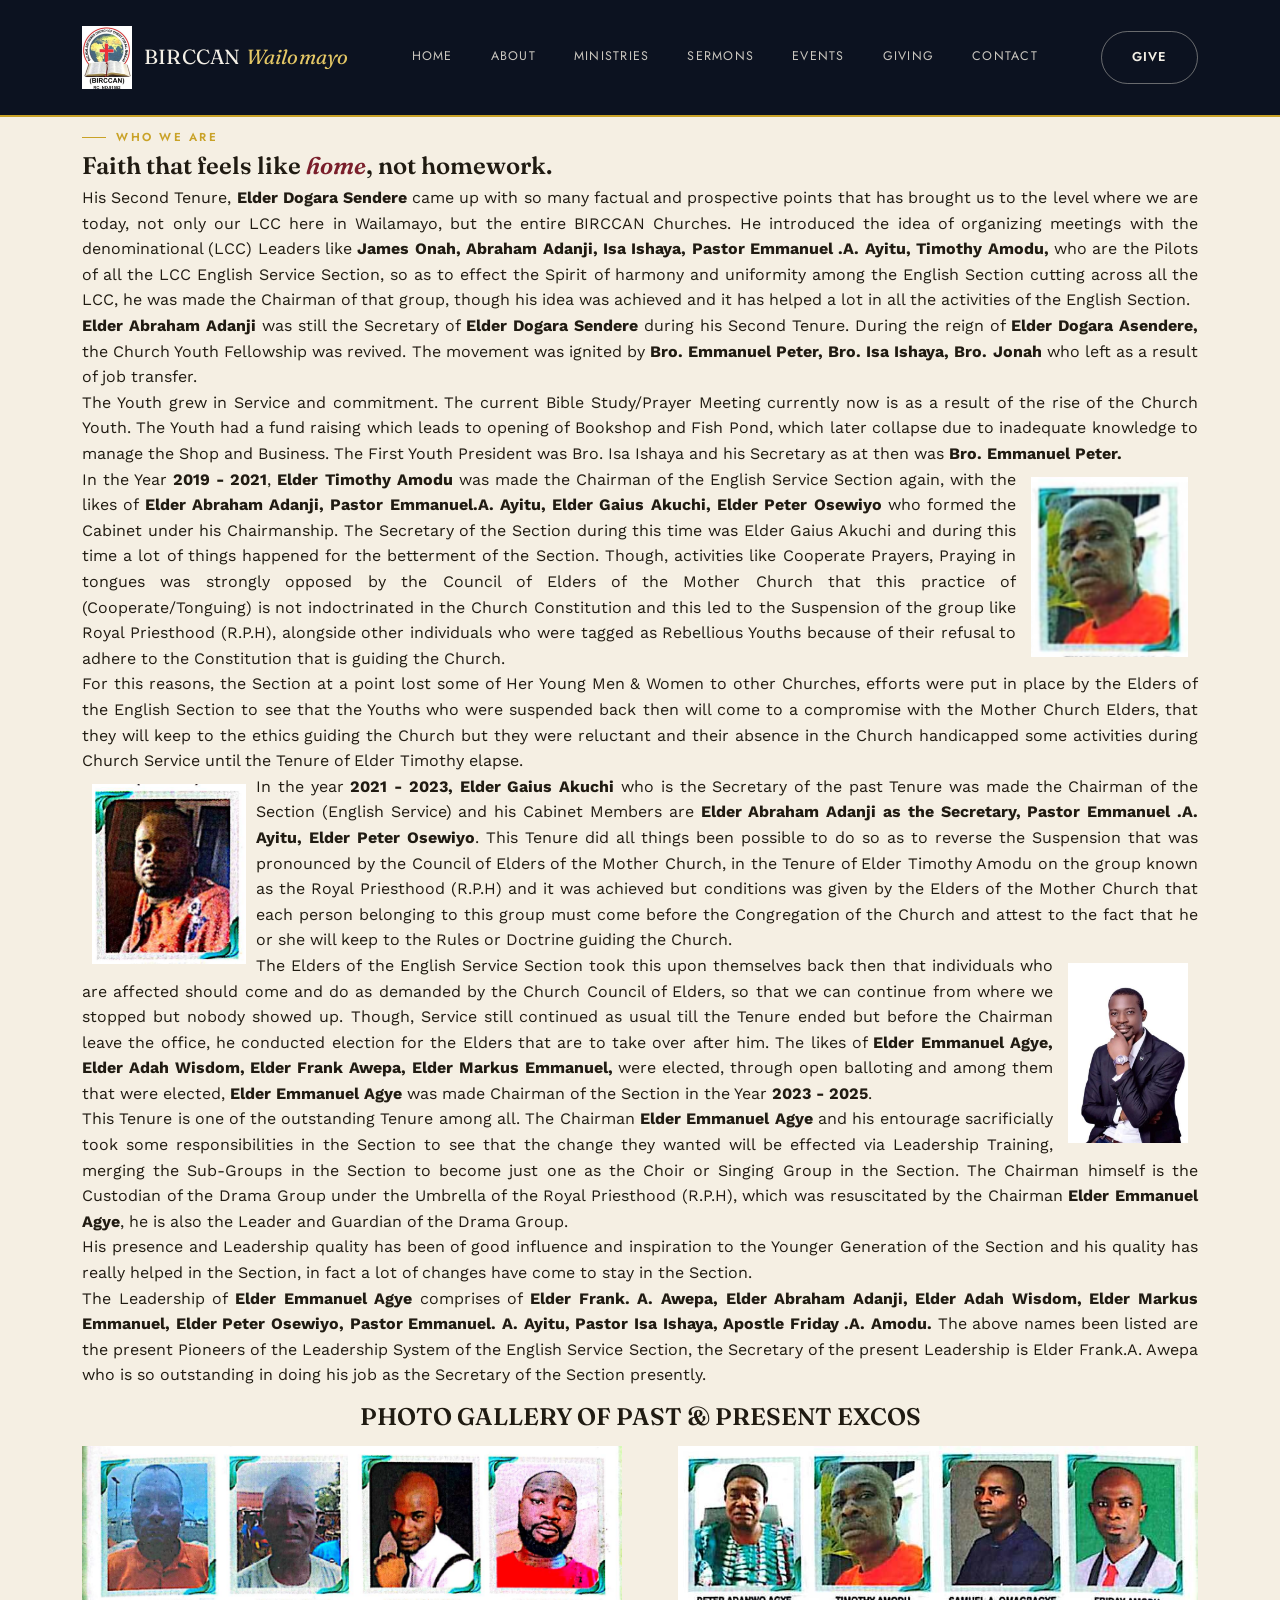
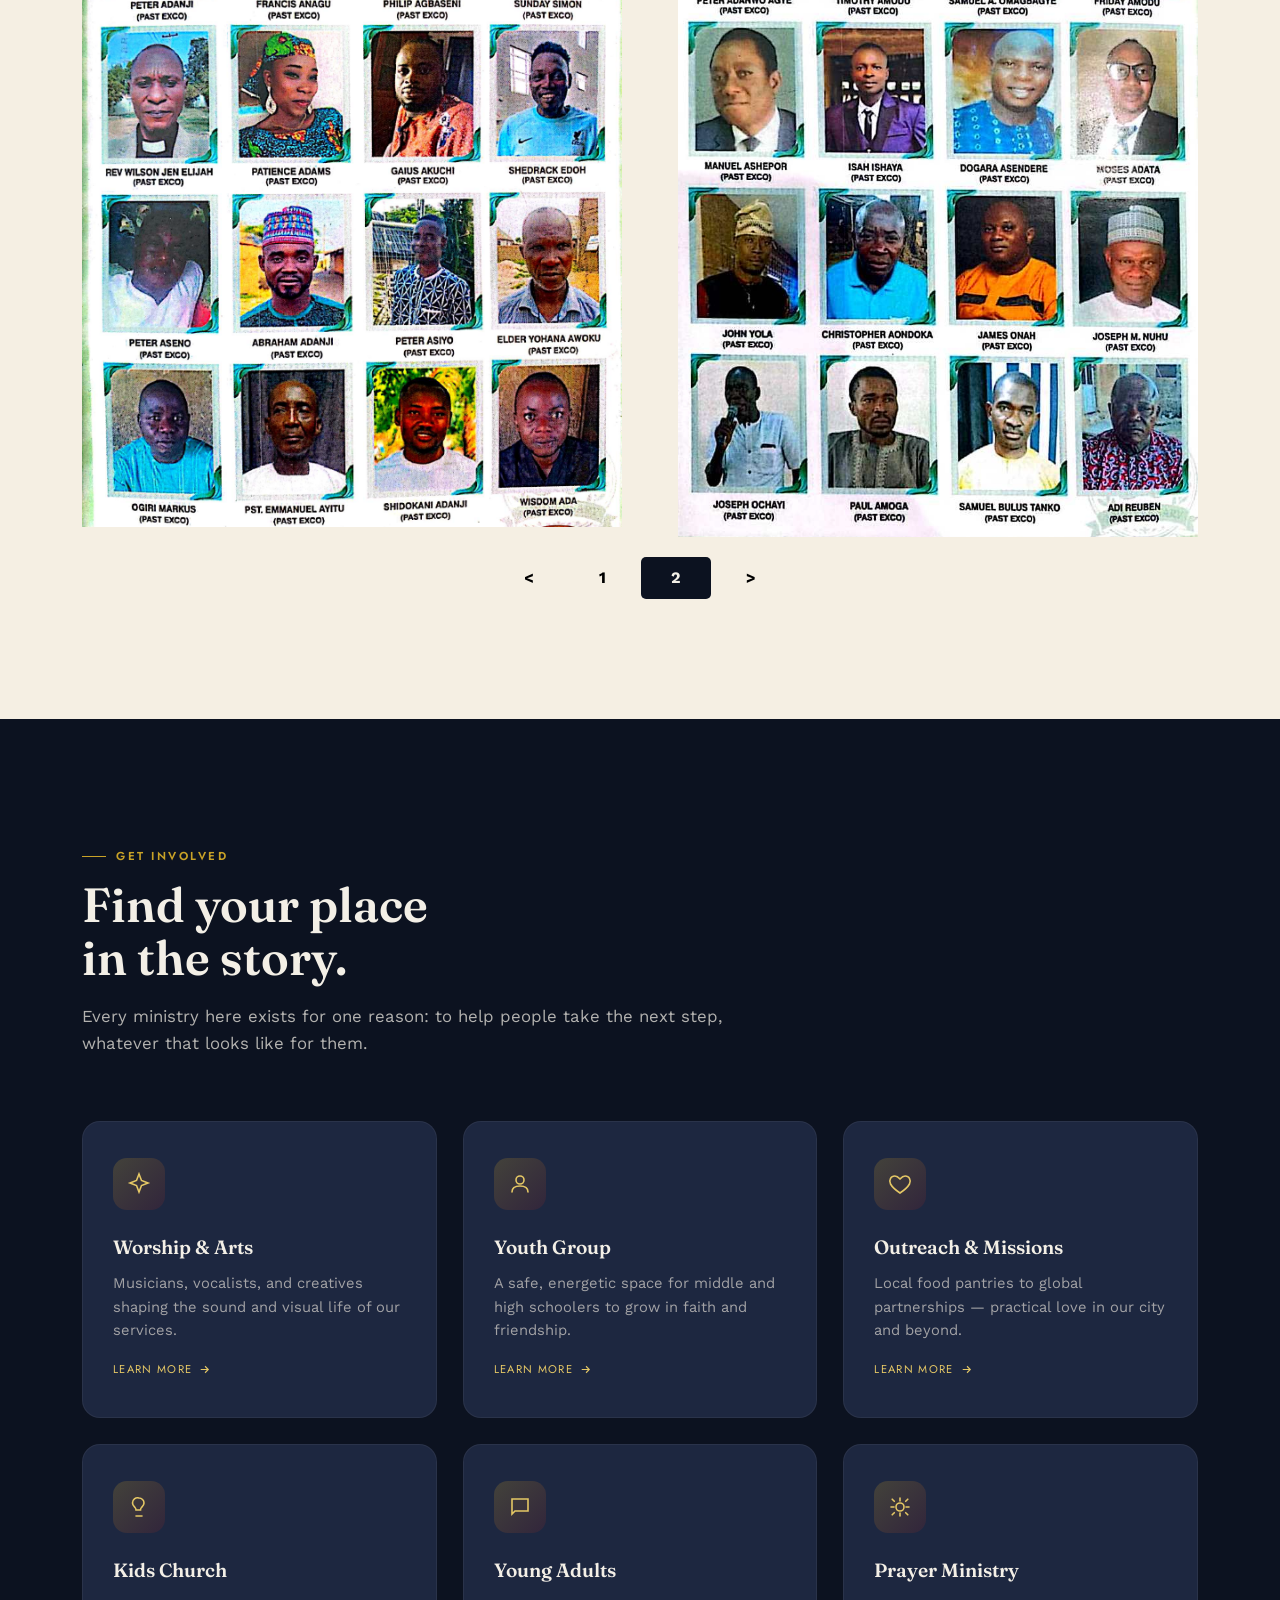
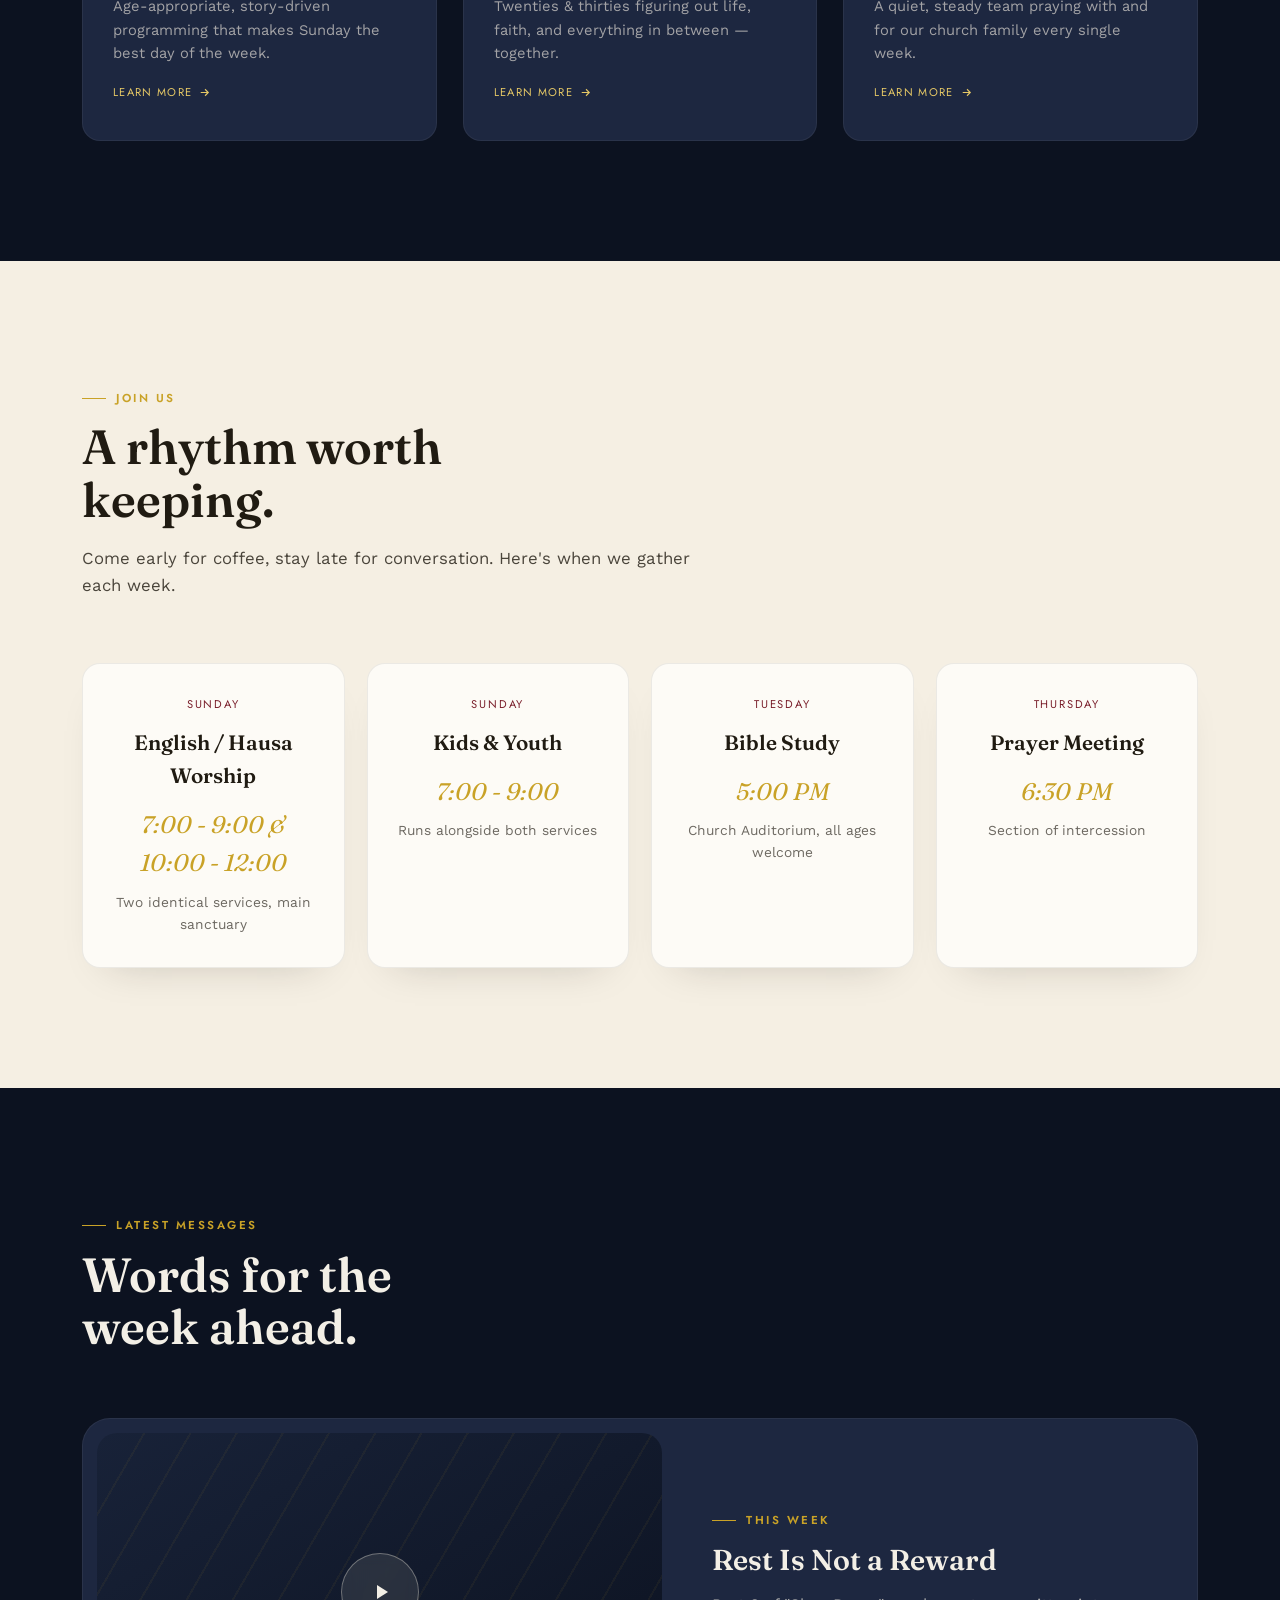
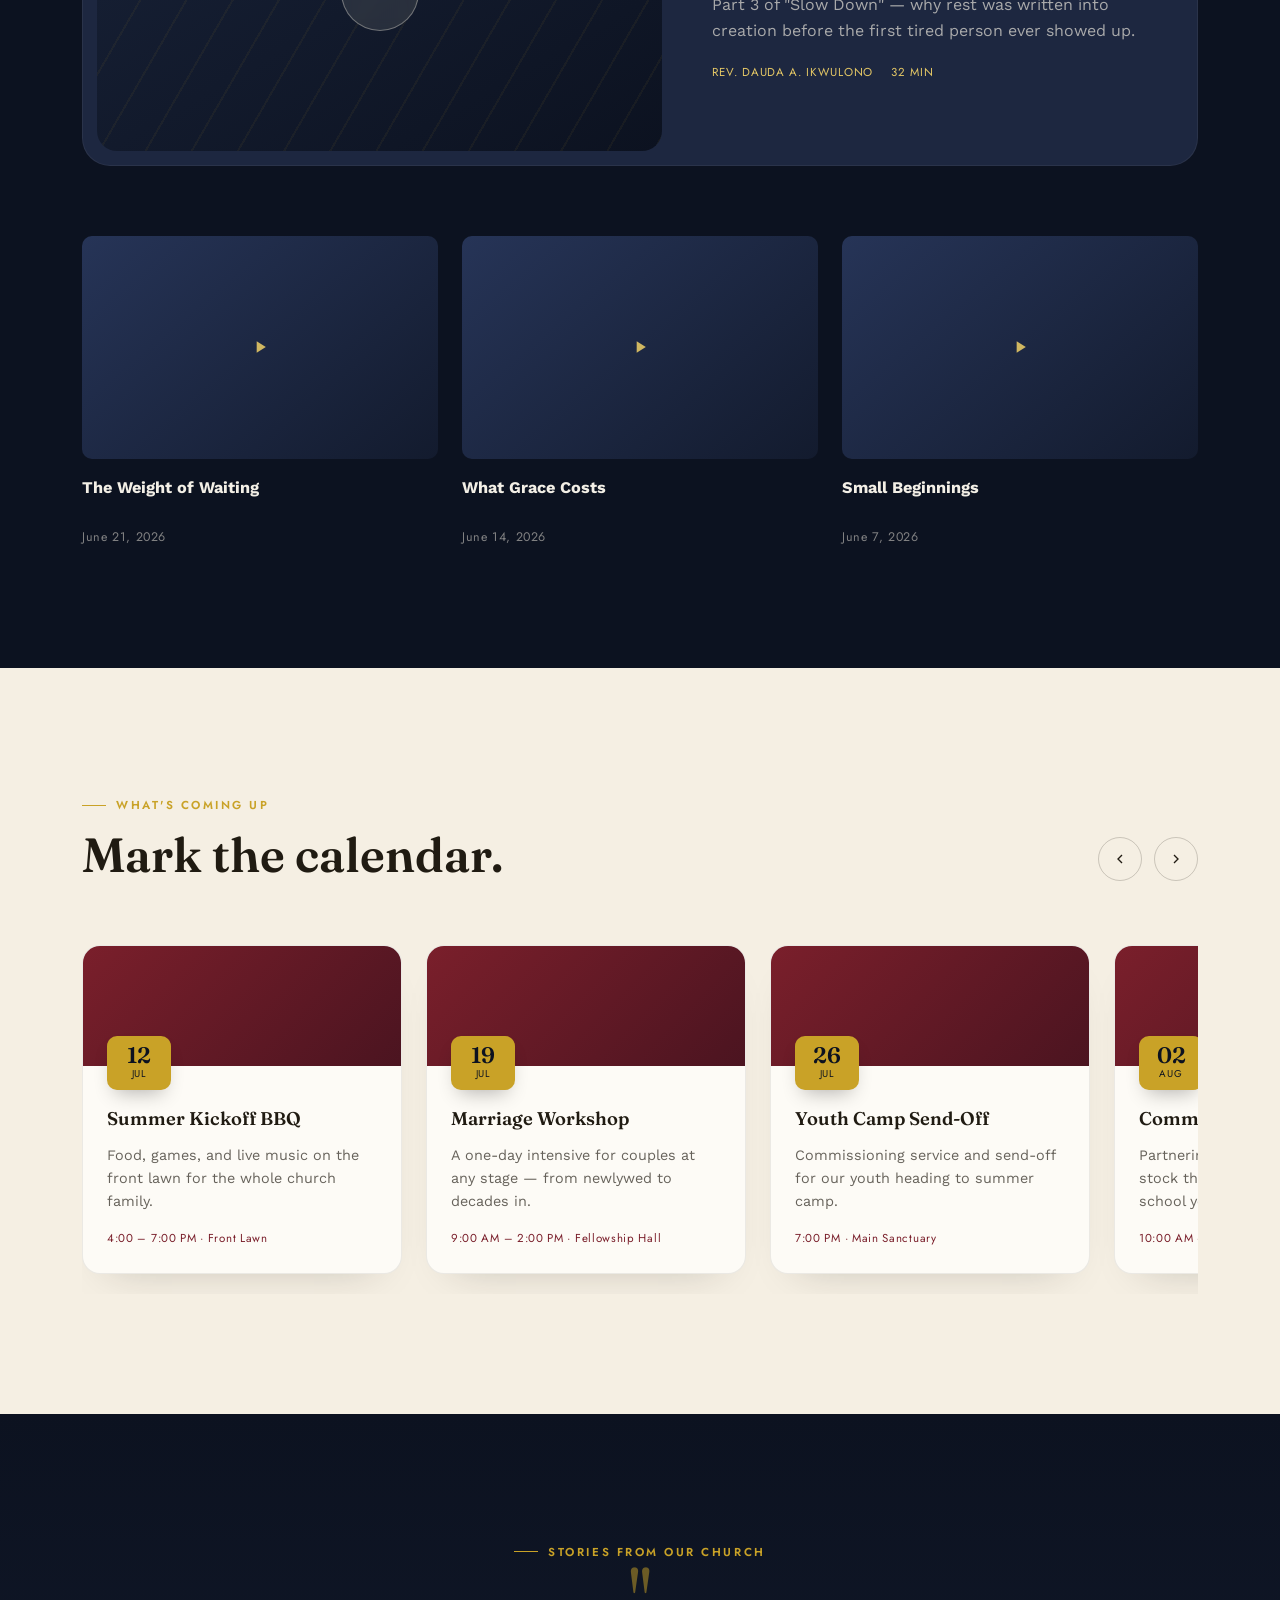
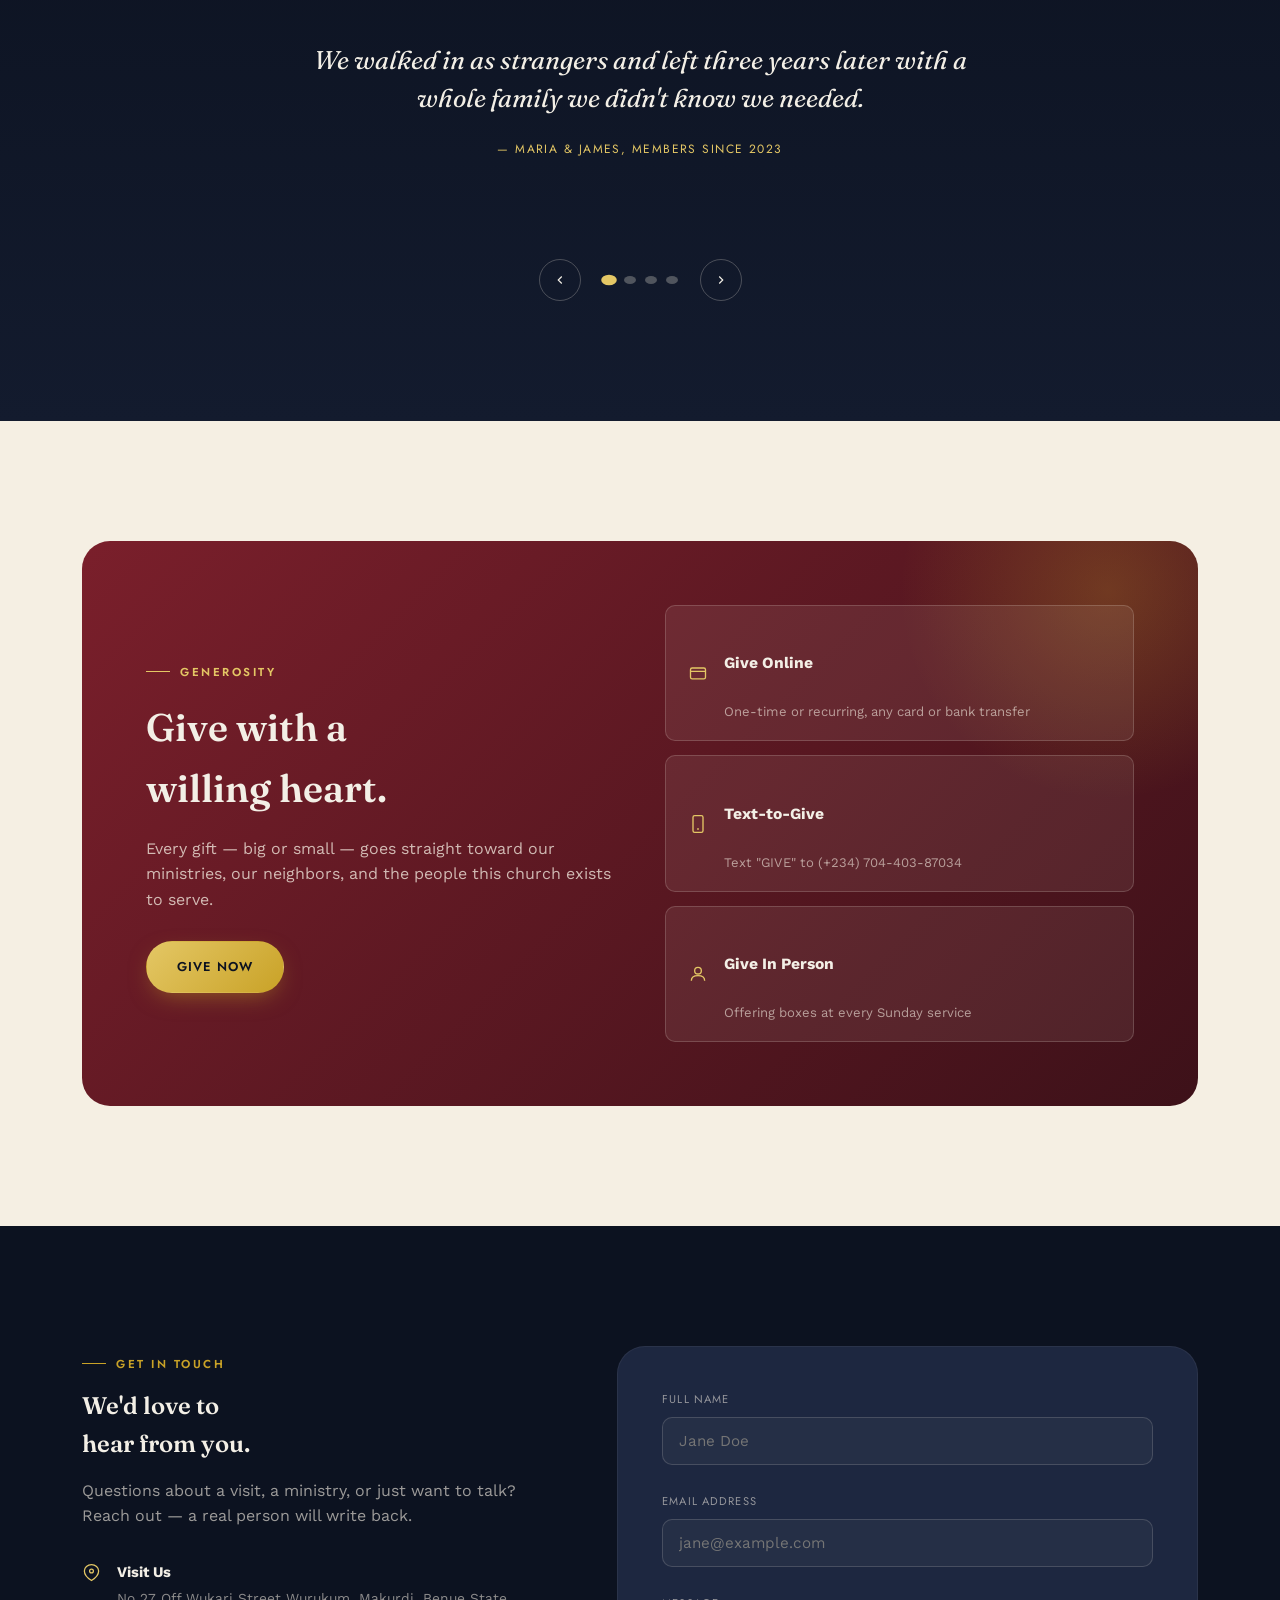
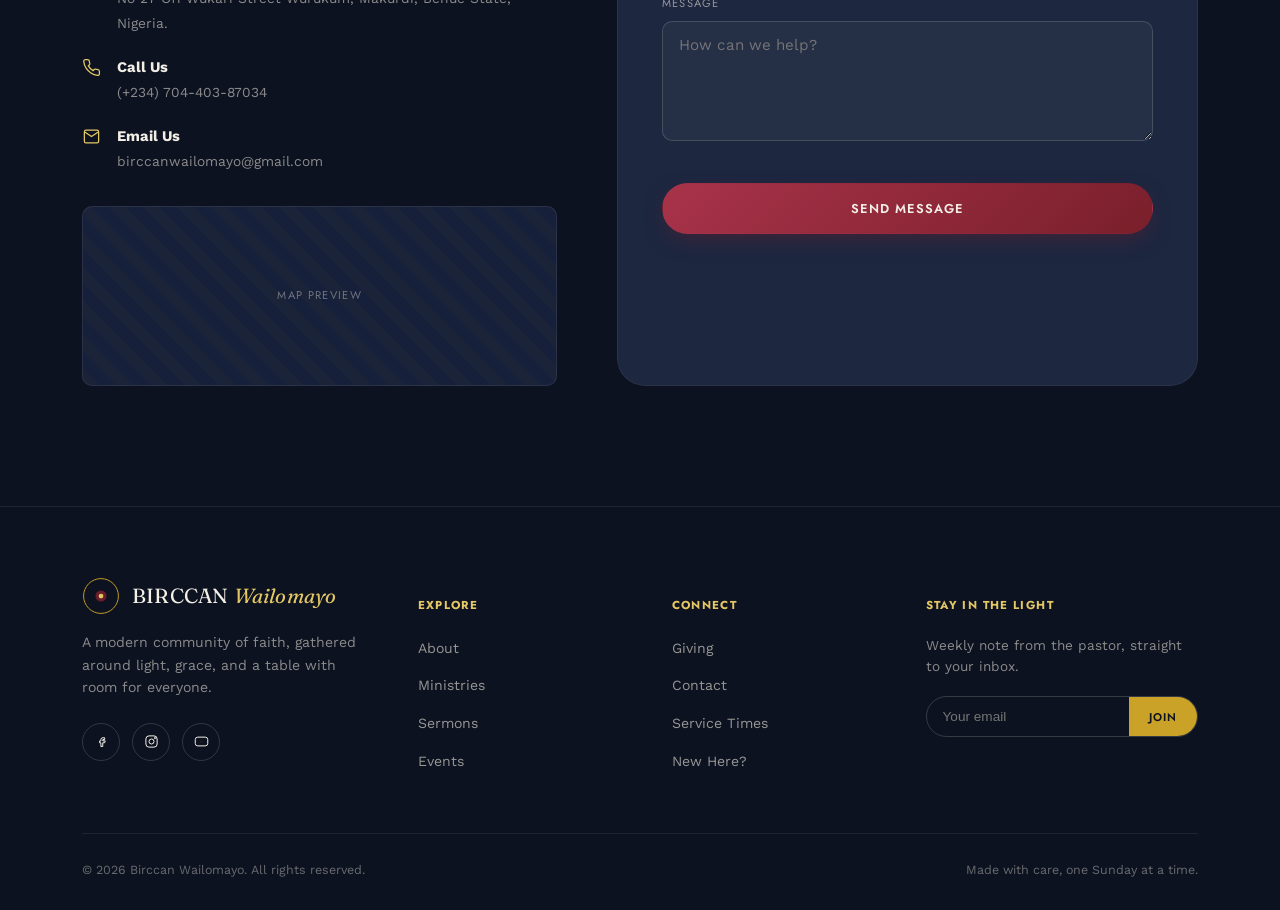
<file: history2.html>
<!DOCTYPE html>
<html lang="en">
<head>
<meta charset="UTF-8">
<meta name="viewport" content="width=device-width, initial-scale=1.0">
<title>BIRCCAN Church Wailomayo — A Place for Light to Find You</title>
<meta name="description" content="BIRCCAN Church Wailomayo Chapel is a warm, modern community of faith. Join us for worship, community, and light.">

<!-- Fonts: Fraunces (characterful display serif) + Work Sans (clean body) + Jost (wide-tracked utility caps) -->
<link rel="preconnect" href="https://fonts.googleapis.com">
<link href="https://fonts.googleapis.com/css2?family=Fraunces:ital,opsz,wght@0,9..144,300;0,9..144,500;0,9..144,600;1,9..144,500&family=Work+Sans:wght@300;400;500;600&family=Jost:wght@500;600&display=swap" rel="stylesheet">
<link rel="stylesheet" href="history.css">
<link rel="icon" href="IMG-20260106-WA0004.jpg">

</head>
<body>

<!-- ============================== NAVBAR ============================== -->
<header class="navbar" id="navbar">
  <div class="container">
    <a href="#home" class="brand">
      <img src="IMG-20260106-WA0004.jpg" alt="" class="logo" width="50px">
      <span class="brand-name">BIRCCAN <em>Wailomayo</em></span>
    </a>

    <nav class="nav-links" id="navLinks">
      <a href="index.html" class="nav-link-item">Home</a>
      <a href="#about" class="nav-link-item">About</a>
      <a href="#ministries" class="nav-link-item">Ministries</a>
      <a href="#sermons" class="nav-link-item">Sermons</a>
      <a href="#events" class="nav-link-item">Events</a>
      <a href="#giving" class="nav-link-item">Giving</a>
      <a href="#contact" class="nav-link-item">Contact</a>
    </nav>

    <div class="nav-cta">
      <a href="#giving" class="btn btn-outline">Give</a>
      
      <button class="hamburger" id="hamburger" aria-label="Toggle menu">
        <span></span><span></span><span></span>
      </button>
    </div>
  </div>
</header>


<!-- ============================== ABOUT ============================== -->
<section class="about" id="about">
  <div class="container about-grid">
    <div class="about-art reveal">
      
    <div class="about-copy reveal">
      <div class="eyebrow">Who We Are</div>
      <h2>Faith that feels like <em style="font-style:italic;color:var(--burgundy);">home</em>, not homework.</h2>
      <p>
        His Second Tenure, <b>Elder Dogara Sendere</b> came up with so many factual and prospective points that has brought us to the level
        where we are today, not only our LCC here in Wailamayo, but the entire BIRCCAN Churches. He introduced the idea of organizing 
        meetings with the denominational (LCC) Leaders like <b>James Onah, Abraham Adanji, Isa Ishaya, Pastor Emmanuel .A. Ayitu, Timothy 
        Amodu,</b> who are the Pilots of all the LCC English Service Section, so as to effect the Spirit of harmony and uniformity among 
        the English Section cutting across all the LCC, he was made the Chairman of that group, though his idea was achieved and it has 
        helped a lot in all the activities of the English Section. 
      </p>
      <p>
        <b>Elder Abraham Adanji </b>was still the Secretary of <b>Elder Dogara Sendere</b> during his Second Tenure. During the reign of 
        <b>Elder Dogara Asendere,</b> the Church Youth Fellowship was revived. The movement was ignited by <b>Bro. Emmanuel Peter, Bro. 
            Isa Ishaya, Bro. Jonah </b>who left as a result of job transfer.
    </p>
    <p>
        The Youth grew in Service and commitment. The current Bible Study/Prayer Meeting currently now is as a result of the rise of the 
        Church Youth. The Youth had a fund raising which leads to opening of Bookshop and Fish Pond, which later collapse due to 
        inadequate knowledge to manage the Shop and Business. The First Youth President was Bro. Isa Ishaya and his Secretary as at then 
        was <b>Bro. Emmanuel Peter.</b>
    </p>
    <img src="timothy.png" alt="chairman" id="emma">
    <p>
        In the Year <b>2019 - 2021</b>, <b>Elder Timothy Amodu</b> was made the Chairman of the English Service Section again, with the 
        likes of <b>Elder Abraham Adanji, Pastor Emmanuel.A. Ayitu, Elder Gaius Akuchi, Elder Peter Osewiyo</b> who formed the Cabinet 
        under his Chairmanship. The Secretary of the Section during this time was Elder Gaius Akuchi and during this time a lot of things 
        happened for the betterment of the Section. Though, activities like Cooperate Prayers, Praying in tongues was strongly opposed by 
        the Council of Elders of the Mother Church that this practice of (Cooperate/Tonguing) is not indoctrinated in the Church 
        Constitution and this led to the Suspension of the group like Royal Priesthood (R.P.H), alongside other individuals who were 
        tagged as Rebellious Youths because of their refusal to adhere to the Constitution that is guiding the Church. 
    </p>
    <p>For this reasons, the Section at a point lost some of Her Young Men & Women to other Churches, efforts were put in place by the 
        Elders of the English Section to see that the Youths who were suspended back then will come to a compromise with the Mother Church
        Elders, that they will keep to the ethics guiding the Church but they were reluctant and their absence in the Church handicapped 
        some activities during Church Service until the Tenure of Elder Timothy elapse.
    </p>
    <img src="gaius.png" alt="chairman" id="gaius">
    <p>In the year <b>2021 - 2023, Elder Gaius Akuchi</b> who is the Secretary of the past Tenure was made the Chairman of the Section 
        (English Service) and his Cabinet Members are <b>Elder Abraham Adanji as the Secretary, Pastor Emmanuel .A. Ayitu, Elder Peter
        Osewiyo</b>. This Tenure did all things been possible to do so as to reverse the Suspension that was pronounced by the Council 
        of Elders of the Mother Church, in the Tenure of Elder Timothy Amodu on the group known as the Royal Priesthood (R.P.H) and it 
        was achieved but conditions was given by the Elders of the Mother Church that each person belonging to this group must come
        before the Congregation of the Church and attest to the fact that he or she will keep to the Rules or Doctrine guiding the 
        Church. 
    </p>
    <img src="emma agye.jpg" alt="Chairman" id="emma" height="350px">
    <p>
        The Elders of the English Service Section took this upon themselves back then that individuals who are affected should come and 
        do as demanded by the Church Council of Elders, so that we can continue from where we stopped but nobody showed up. Though, 
        Service still continued as usual till the Tenure ended but before the Chairman leave the office, he conducted election for the 
        Elders that are to take over after him. The likes of <b>Elder Emmanuel Agye, Elder Adah Wisdom, Elder Frank Awepa, Elder Markus 
        Emmanuel,</b> were elected, through open balloting and among them that were elected, <b>Elder Emmanuel Agye</b> was made Chairman 
        of the Section in the Year <b>2023 - 2025</b>. 
    </p>
    <p>
        This Tenure is one of the outstanding Tenure among all. The Chairman <b>Elder Emmanuel Agye</b> and his entourage sacrificially 
        took some responsibilities in the Section to see that the change they wanted will be effected via Leadership Training, merging 
        the Sub-Groups in the Section to become just one as the Choir or Singing Group in the Section. The Chairman himself is the 
        Custodian of the Drama Group under the Umbrella of the Royal Priesthood (R.P.H), which was resuscitated by the Chairman 
        <b>Elder Emmanuel Agye</b>, he is also the Leader and Guardian of the Drama Group.
    </p>
    <p>
        His presence and Leadership quality has been of good influence and inspiration to the Younger Generation of the Section and his 
        quality has really helped in the Section, in fact a lot of changes have come to stay in the Section.
    </p>
    <p>
        The Leadership of <b>Elder Emmanuel Agye </b>comprises of <b>Elder Frank. A. Awepa, Elder Abraham Adanji, Elder Adah Wisdom, 
            Elder Markus Emmanuel, Elder Peter Osewiyo, Pastor Emmanuel. A. Ayitu, Pastor Isa Ishaya, Apostle Friday .A. Amodu.</b> The 
            above names been listed are the present Pioneers of the Leadership System of the English Service Section, the Secretary of 
            the present Leadership is Elder Frank.A. Awepa who is so outstanding in doing his job as the Secretary of the Section presently.
    </p>
    
    <h2 id="photo">PHOTO GALLERY OF PAST & PRESENT EXCOS</h2>
   <img src="past2.jpg" alt="excos gallery" width="520px" id="pics">
   <img src="past1.png" alt="excos gallery" width="540px">
    
   <div id="pagination">
    <a href="history1.html"><</a>
    <a href="history1.html">1</a>
    <a href="history2.html" class="active">2</a>
    <a href="#">></a>
  </div>
    </div>
    </div>
  </div>
</section>

<!-- ============================== MINISTRIES ============================== -->
<section class="ministries on-dark" id="ministries">
  <div class="container">
    <div class="section-head reveal">
      <div class="eyebrow">Get Involved</div>
      <h2 style="color:var(--paper);">Find your place<br>in the story.</h2>
      <p>Every ministry here exists for one reason: to help people take the next step, whatever that looks like for them.</p>
    </div>

    <div class="ministries-grid reveal-stagger" id="ministriesGrid">
      <div class="m-card">
        <div class="m-icon"><svg viewBox="0 0 24 24" fill="none" stroke-width="1.6" stroke-linecap="round"><path d="M12 2l2.5 6.5L21 11l-6.5 2.5L12 20l-2.5-6.5L3 11l6.5-2.5z"/></svg></div>
        <h4>Worship &amp; Arts</h4>
        <p>Musicians, vocalists, and creatives shaping the sound and visual life of our services.</p>
        <a href="#contact" class="m-link">Learn more <svg viewBox="0 0 24 24" fill="none" stroke="currentColor" stroke-width="2"><path d="M5 12h14M13 6l6 6-6 6"/></svg></a>
      </div>
      <div class="m-card">
        <div class="m-icon"><svg viewBox="0 0 24 24" fill="none" stroke-width="1.6" stroke-linecap="round"><path d="M4 20c0-4 3-6 8-6s8 2 8 6M12 12a4 4 0 100-8 4 4 0 000 8z"/></svg></div>
        <h4>Youth Group</h4>
        <p>A safe, energetic space for middle and high schoolers to grow in faith and friendship.</p>
        <a href="#contact" class="m-link">Learn more <svg viewBox="0 0 24 24" fill="none" stroke="currentColor" stroke-width="2"><path d="M5 12h14M13 6l6 6-6 6"/></svg></a>
      </div>
      <div class="m-card">
        <div class="m-icon"><svg viewBox="0 0 24 24" fill="none" stroke-width="1.6" stroke-linecap="round"><path d="M12 21s-7-4.6-9.5-9C.6 7.9 3 4 6.8 4c2 0 3.6 1.2 5.2 3 1.6-1.8 3.2-3 5.2-3 3.8 0 6.2 3.9 4.3 8-2.5 4.4-9.5 9-9.5 9z"/></svg></div>
        <h4>Outreach &amp; Missions</h4>
        <p>Local food pantries to global partnerships — practical love in our city and beyond.</p>
        <a href="#contact" class="m-link">Learn more <svg viewBox="0 0 24 24" fill="none" stroke="currentColor" stroke-width="2"><path d="M5 12h14M13 6l6 6-6 6"/></svg></a>
      </div>
      <div class="m-card">
        <div class="m-icon"><svg viewBox="0 0 24 24" fill="none" stroke-width="1.6" stroke-linecap="round"><path d="M9 21h6M12 3a5 5 0 015 5c0 2.4-1.6 3.6-2.5 4.5-.7.7-1 1.3-1 2.5H9c0-1.2-.3-1.8-1-2.5C7.1 11.6 5.5 10.4 5.5 8A5 5 0 0112 3z"/></svg></div>
        <h4>Kids Church</h4>
        <p>Age-appropriate, story-driven programming that makes Sunday the best day of the week.</p>
        <a href="#contact" class="m-link">Learn more <svg viewBox="0 0 24 24" fill="none" stroke="currentColor" stroke-width="2"><path d="M5 12h14M13 6l6 6-6 6"/></svg></a>
      </div>
      <div class="m-card">
        <div class="m-icon"><svg viewBox="0 0 24 24" fill="none" stroke-width="1.6" stroke-linecap="round"><path d="M4 4h16v12H7l-3 3V4z"/></svg></div>
        <h4>Young Adults</h4>
        <p>Twenties &amp; thirties figuring out life, faith, and everything in between — together.</p>
        <a href="#contact" class="m-link">Learn more <svg viewBox="0 0 24 24" fill="none" stroke="currentColor" stroke-width="2"><path d="M5 12h14M13 6l6 6-6 6"/></svg></a>
      </div>
      <div class="m-card">
        <div class="m-icon"><svg viewBox="0 0 24 24" fill="none" stroke-width="1.6" stroke-linecap="round"><path d="M12 3v3M12 18v3M4.2 4.2l2.1 2.1M17.7 17.7l2.1 2.1M3 12h3M18 12h3M4.2 19.8l2.1-2.1M17.7 6.3l2.1-2.1"/><circle cx="12" cy="12" r="4"/></svg></div>
        <h4>Prayer Ministry</h4>
        <p>A quiet, steady team praying with and for our church family every single week.</p>
        <a href="#contact" class="m-link">Learn more <svg viewBox="0 0 24 24" fill="none" stroke="currentColor" stroke-width="2"><path d="M5 12h14M13 6l6 6-6 6"/></svg></a>
      </div>
    </div>
  </div>
</section>

<!-- ============================== SERVICE TIMES ============================== -->
<section class="times" id="times">
  <div class="container">
    <div class="section-head reveal">
      <div class="eyebrow">Join Us</div>
      <h2>A rhythm worth<br>keeping.</h2>
      <p>Come early for coffee, stay late for conversation. Here's when we gather each week.</p>
    </div>

    <div class="times-grid reveal-stagger">
      <div class="time-card">
        <div class="day">Sunday</div>
        <h4>English / Hausa Worship</h4>
        <div class="hr">7:00 - 9:00 &amp; 10:00 - 12:00</div>
        <p>Two identical services, main sanctuary</p>
      </div>
      <div class="time-card">
        <div class="day">Sunday</div>
        <h4>Kids &amp; Youth</h4>
        <div class="hr">7:00 - 9:00</div>
        <p>Runs alongside both services</p>
      </div>
      <div class="time-card">
        <div class="day">Tuesday</div>
        <h4>Bible Study</h4>
        <div class="hr">5:00 PM</div>
        <p>Church Auditorium, all ages welcome</p>
      </div>
      <div class="time-card">
        <div class="day">Thursday</div>
        <h4>Prayer Meeting</h4>
        <div class="hr">6:30 PM</div>
        <p>Section of intercession</p>
      </div>
    </div>
  </div>
</section>

<!-- ============================== SERMONS ============================== -->
<section class="sermons on-dark" id="sermons">
  <div class="container">
    <div class="section-head reveal">
      <div class="eyebrow">Latest Messages</div>
      <h2 style="color:var(--paper);">Words for the<br>week ahead.</h2>
    </div>

    <div class="sermon-feature reveal">
      <div class="player">
        <button class="play-btn" aria-label="Play latest sermon">
          <svg viewBox="0 0 24 24"><path d="M8 5v14l11-7z"/></svg>
        </button>
      </div>
      <div class="sermon-feature-copy">
        <div class="eyebrow">This Week</div>
        <h3>Rest Is Not a Reward</h3>
        <p>Part 3 of "Slow Down" — why rest was written into creation before the first tired person ever showed up.</p>
        <div class="meta"><span>Rev. Dauda A. Ikwulono</span><span>32 min</span></div>
      </div>
    </div>

    <div class="sermon-grid reveal-stagger">
      <div class="s-card">
        <div class="s-thumb"><svg viewBox="0 0 24 24"><path d="M8 5v14l11-7z"/></svg></div>
        <h5>The Weight of Waiting</h5>
        <div class="s-date">June 21, 2026</div>
      </div>
      <div class="s-card">
        <div class="s-thumb"><svg viewBox="0 0 24 24"><path d="M8 5v14l11-7z"/></svg></div>
        <h5>What Grace Costs</h5>
        <div class="s-date">June 14, 2026</div>
      </div>
      <div class="s-card">
        <div class="s-thumb"><svg viewBox="0 0 24 24"><path d="M8 5v14l11-7z"/></svg></div>
        <h5>Small Beginnings</h5>
        <div class="s-date">June 7, 2026</div>
      </div>
    </div>
  </div>
</section>

<!-- ============================== EVENTS ============================== -->
<section class="events" id="events">
  <div class="container">
    <div class="section-head reveal" style="display:flex; align-items:flex-end; justify-content:space-between; max-width:none; flex-wrap:wrap; gap:24px;">
      <div>
        <div class="eyebrow">What's Coming Up</div>
        <h2>Mark the calendar.</h2>
      </div>
      <div class="events-nav">
        <button class="scroll-btn" id="scrollLeft" aria-label="Scroll left"><svg viewBox="0 0 24 24" fill="none" stroke="currentColor" stroke-width="2"><path d="M15 6l-6 6 6 6"/></svg></button>
        <button class="scroll-btn" id="scrollRight" aria-label="Scroll right"><svg viewBox="0 0 24 24" fill="none" stroke="currentColor" stroke-width="2"><path d="M9 6l6 6-6 6"/></svg></button>
      </div>
    </div>

    <div class="events-scroll reveal" id="eventsScroll">
      <div class="e-card">
        <div class="e-banner"><div class="e-date"><div class="d">12</div><div class="m">Jul</div></div></div>
        <div class="e-body">
          <h4>Summer Kickoff BBQ</h4>
          <p>Food, games, and live music on the front lawn for the whole church family.</p>
          <div class="e-time">4:00 – 7:00 PM · Front Lawn</div>
        </div>
      </div>
      <div class="e-card">
        <div class="e-banner"><div class="e-date"><div class="d">19</div><div class="m">Jul</div></div></div>
        <div class="e-body">
          <h4>Marriage Workshop</h4>
          <p>A one-day intensive for couples at any stage — from newlywed to decades in.</p>
          <div class="e-time">9:00 AM – 2:00 PM · Fellowship Hall</div>
        </div>
      </div>
      <div class="e-card">
        <div class="e-banner"><div class="e-date"><div class="d">26</div><div class="m">Jul</div></div></div>
        <div class="e-body">
          <h4>Youth Camp Send-Off</h4>
          <p>Commissioning service and send-off for our youth heading to summer camp.</p>
          <div class="e-time">7:00 PM · Main Sanctuary</div>
        </div>
      </div>
      <div class="e-card">
        <div class="e-banner"><div class="e-date"><div class="d">02</div><div class="m">Aug</div></div></div>
        <div class="e-body">
          <h4>Community Food Drive</h4>
          <p>Partnering with our neighbors to stock the local pantry ahead of the school year.</p>
          <div class="e-time">10:00 AM – 1:00 PM · Parking Lot</div>
        </div>
      </div>
      <div class="e-card">
        <div class="e-banner"><div class="e-date"><div class="d">16</div><div class="m">Aug</div></div></div>
        <div class="e-body">
          <h4>Baptism Sunday</h4>
          <p>Join us as we celebrate a new group of believers taking their next step.</p>
          <div class="e-time">9:00 &amp; 11:00 AM · Main Sanctuary</div>
        </div>
      </div>
    </div>
  </div>
</section>

<!-- ============================== TESTIMONIALS ============================== -->
<section class="testimonials on-dark">
  <div class="container t-wrap reveal">
    <div class="eyebrow" style="justify-content:center;">Stories From Our Church</div>
    <div class="t-quote-mark">"</div>
    <div class="t-track" id="tTrack">
      <div class="t-slide active">
        <p>We walked in as strangers and left three years later with a whole family we didn't know we needed.</p>
        <div class="t-author">— Maria &amp; James, Members Since 2023</div>
      </div>
      <div class="t-slide">
        <p>The kids ministry is the reason my son actually asks to go to church. That says everything.</p>
        <div class="t-author">— Deborah K., Parent</div>
      </div>
      <div class="t-slide">
        <p>I've never felt pressure here — just patience, and a lot of really good coffee.</p>
        <div class="t-author">— Tabitha R., Joshua Aseku</div>
      </div>
      <div class="t-slide">
        <p>Birccan Wailomayo met us in the hardest season of our marriage and never once looked away.</p>
        <div class="t-author">— Aisha &amp; Daniel, Members Since 2018</div>
      </div>
    </div>
    <div class="t-controls">
      <button class="t-arrow" id="tPrev" aria-label="Previous testimonial"><svg viewBox="0 0 24 24" fill="none" stroke="currentColor" stroke-width="2"><path d="M15 6l-6 6 6 6"/></svg></button>
      <div class="t-dots" id="tDots"></div>
      <button class="t-arrow" id="tNext" aria-label="Next testimonial"><svg viewBox="0 0 24 24" fill="none" stroke="currentColor" stroke-width="2"><path d="M9 6l6 6-6 6"/></svg></button>
    </div>
  </div>
</section>

<!-- ============================== GIVING ============================== -->
<section class="giving" id="giving">
  <div class="container">
    <div class="giving-panel reveal">
      <div class="giving-copy">
        <div class="eyebrow">Generosity</div>
        <h2>Give with a<br>willing heart.</h2>
        <p>Every gift — big or small — goes straight toward our ministries, our neighbors, and the people this church exists to serve.</p>
        <a href="#" class="btn btn-gold">Give Now</a>
      </div>
      <div class="give-options">
        <div class="give-opt">
          <svg viewBox="0 0 24 24" fill="none" stroke="currentColor" stroke-width="1.6"><rect x="3" y="6" width="18" height="13" rx="2"/><path d="M3 10h18"/></svg>
          <div><h5>Give Online</h5><p>One-time or recurring, any card or bank transfer</p></div>
        </div>
        <div class="give-opt">
          <svg viewBox="0 0 24 24" fill="none" stroke="currentColor" stroke-width="1.6"><rect x="6" y="2" width="12" height="20" rx="2"/><path d="M11 18h2"/></svg>
          <div><h5>Text-to-Give</h5><p>Text "GIVE" to (+234) 704-403-87034</p></div>
        </div>
        <div class="give-opt">
          <svg viewBox="0 0 24 24" fill="none" stroke="currentColor" stroke-width="1.6"><path d="M4 20c0-4 3-6 8-6s8 2 8 6"/><circle cx="12" cy="8" r="4"/></svg>
          <div><h5>Give In Person</h5><p>Offering boxes at every Sunday service</p></div>
        </div>
      </div>
    </div>
  </div>
</section>

<!-- ============================== CONTACT ============================== -->
<section class="contact on-dark" id="contact">
  <div class="container contact-grid">
    <div class="contact-info reveal">
      <div class="eyebrow">Get in Touch</div>
      <h3 style="margin-top:14px;">We'd love to<br>hear from you.</h3>
      <p>Questions about a visit, a ministry, or just want to talk? Reach out — a real person will write back.</p>

      <ul class="contact-list">
        <li>
          <svg viewBox="0 0 24 24" fill="none" stroke="currentColor" stroke-width="1.6"><path d="M12 21s-7-4.6-9.5-9C.6 7.9 3 4 6.8 4c2 0 3.6 1.2 5.2 3 1.6-1.8 3.2-3 5.2-3 3.8 0 6.2 3.9 4.3 8-2.5 4.4-9.5 9-9.5 9z" opacity="0"/><path d="M12 2C7 2 3 6 3 10c0 6.5 9 12 9 12s9-5.5 9-12c0-4-4-8-9-8z"/><circle cx="12" cy="10" r="2.4"/></svg>
          <div><strong>Visit Us</strong><span>No 27 Off Wukari Street Wurukum, Makurdi, Benue State, Nigeria.</span></div>
        </li>
        <li>
          <svg viewBox="0 0 24 24" fill="none" stroke="currentColor" stroke-width="1.6"><path d="M22 16.9v3a2 2 0 01-2.2 2 19.8 19.8 0 01-8.6-3 19.5 19.5 0 01-6-6A19.8 19.8 0 012.2 4.2 2 2 0 014.2 2h3a2 2 0 012 1.7c.1.9.3 1.8.6 2.7a2 2 0 01-.4 2.1L8 9.9a16 16 0 006 6l1.4-1.4a2 2 0 012.1-.4c.9.3 1.8.5 2.7.6a2 2 0 011.7 2z"/></svg>
          <div><strong>Call Us</strong><span>(+234) 704-403-87034</span></div>
        </li>
        <li>
          <svg viewBox="0 0 24 24" fill="none" stroke="currentColor" stroke-width="1.6"><path d="M4 4h16v16H4z" opacity="0"/><path d="M3 6l9 6 9-6"/><rect x="3" y="4" width="18" height="16" rx="2"/></svg>
          <div><strong>Email Us</strong><span>birccanwailomayo@gmail.com</span></div>
        </li>
      </ul>

      <div class="map-box"><span>Map Preview</span></div>
    </div>

    <div class="form-card reveal">
      <form id="contactForm" novalidate>
        <div class="field" id="fieldName">
          <label for="name">Full Name</label>
          <input type="text" id="name" name="name" placeholder="Jane Doe">
          <span class="err-msg">Please tell us your name.</span>
        </div>
        <div class="field" id="fieldEmail">
          <label for="email">Email Address</label>
          <input type="email" id="email" name="email" placeholder="jane@example.com">
          <span class="err-msg">Please enter a valid email address.</span>
        </div>
        <div class="field" id="fieldMessage">
          <label for="message">Message</label>
          <textarea id="message" name="message" placeholder="How can we help?"></textarea>
          <span class="err-msg">Please add a short message.</span>
        </div>
        <button type="submit" class="btn btn-burgundy form-submit">Send Message</button>
        <div class="form-success" id="formSuccess">Thank you — your message is on its way. We'll be in touch soon.</div>
      </form>
    </div>
  </div>
</section>

<!-- ============================== FOOTER ============================== -->
<footer>
  <div class="container">
    <div class="footer-grid">
      <div class="footer-brand">
        <a href="#home" class="brand">
          <svg class="brand-mark" viewBox="0 0 48 48" fill="none">
            <circle cx="24" cy="24" r="22" stroke="#C9A227" stroke-width="1.2"/>
            <circle cx="24" cy="24" r="7" fill="#7A1F2B" opacity=".85"/>
            <circle cx="24" cy="24" r="3" fill="#E4C765"/>
          </svg>
          <span class="brand-name">BIRCCAN <em>Wailomayo</em></span>
        </a>
        <p>A modern community of faith, gathered around light, grace, and a table with room for everyone.</p>
        <div class="footer-social">
          <a href="https://www.facebook.com/share/1aq2hEcN3Z/?mibextid=wwXIfr" aria-label="Facebook"><svg viewBox="0 0 24 24" fill="none" stroke="currentColor" stroke-width="1.6"><path d="M14 9h3V6h-3a3 3 0 00-3 3v2H9v3h2v6h3v-6h3l1-3h-4v-1a1 1 0 011-1z"/></svg></a>
          <a href="#" aria-label="Instagram"><svg viewBox="0 0 24 24" fill="none" stroke="currentColor" stroke-width="1.6"><rect x="3" y="3" width="18" height="18" rx="5"/><circle cx="12" cy="12" r="4"/><circle cx="17.5" cy="6.5" r="1"/></svg></a>
          <a href="#" aria-label="YouTube"><svg viewBox="0 0 24 24" fill="none" stroke="currentColor" stroke-width="1.6"><rect x="2" y="5" width="20" height="14" rx="4"/><path d="M10 9l6 3-6 3z" fill="currentColor" stroke="none"/></svg></a>
        </div>
      </div>

      <div class="footer-col">
        <h5>Explore</h5>
        <ul>
          <li><a href="#about">About</a></li>
          <li><a href="#ministries">Ministries</a></li>
          <li><a href="#sermons">Sermons</a></li>
          <li><a href="#events">Events</a></li>
        </ul>
      </div>

      <div class="footer-col">
        <h5>Connect</h5>
        <ul>
          <li><a href="#giving">Giving</a></li>
          <li><a href="#contact">Contact</a></li>
          <li><a href="#times">Service Times</a></li>
          <li><a href="#">New Here?</a></li>
        </ul>
      </div>

      <div class="footer-col">
        <h5>Stay in the Light</h5>
        <p style="color:rgba(245,239,227,.55); font-size:.85rem;">Weekly note from the pastor, straight to your inbox.</p>
        <form class="newsletter-form" onsubmit="event.preventDefault(); this.querySelector('button').textContent='Subscribed ✓';">
          <input type="email" placeholder="Your email" required>
          <button type="submit">Join</button>
        </form>
      </div>
    </div>

    <div class="footer-bottom">
      <span>© 2026 Birccan Wailomayo. All rights reserved.</span>
      <span>Made with care, one Sunday at a time.</span>
    </div>
  </div>
</footer>

<script src="script.js">

</script>
</body>
</html>
</file>
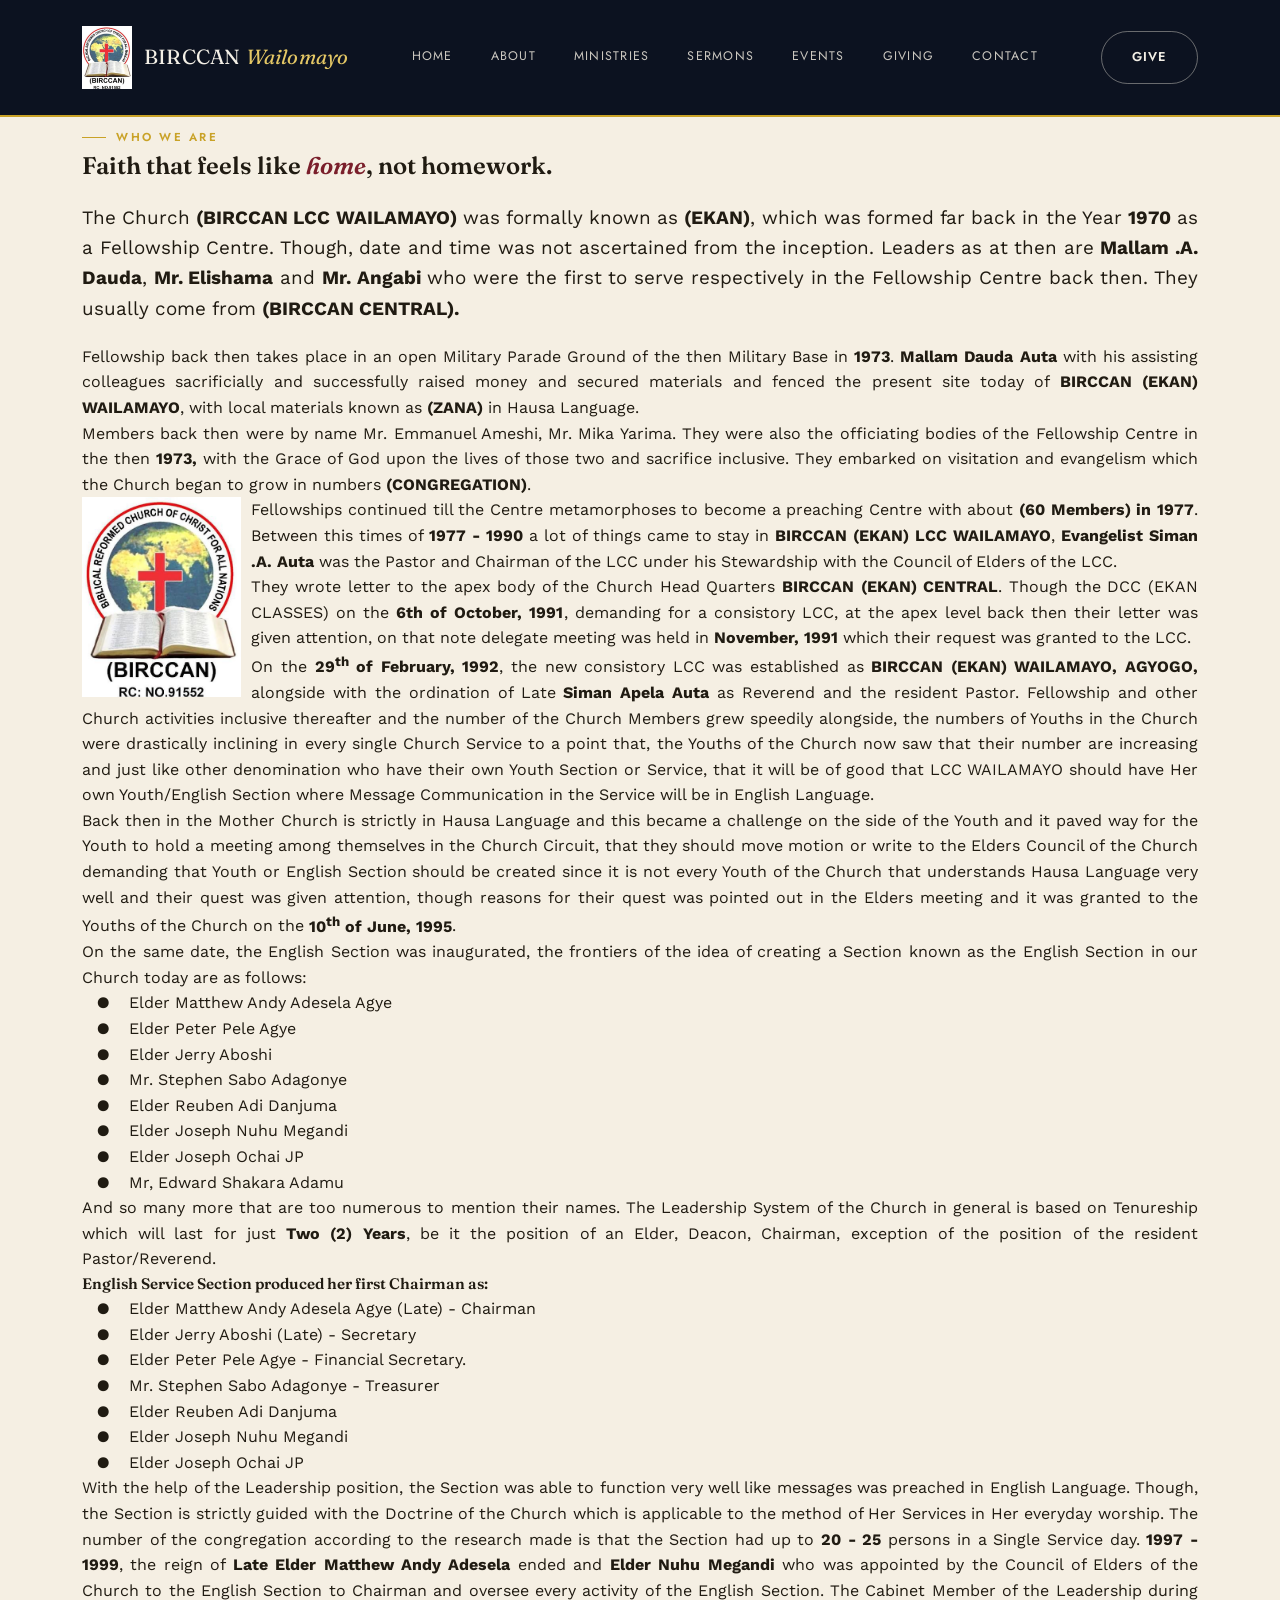
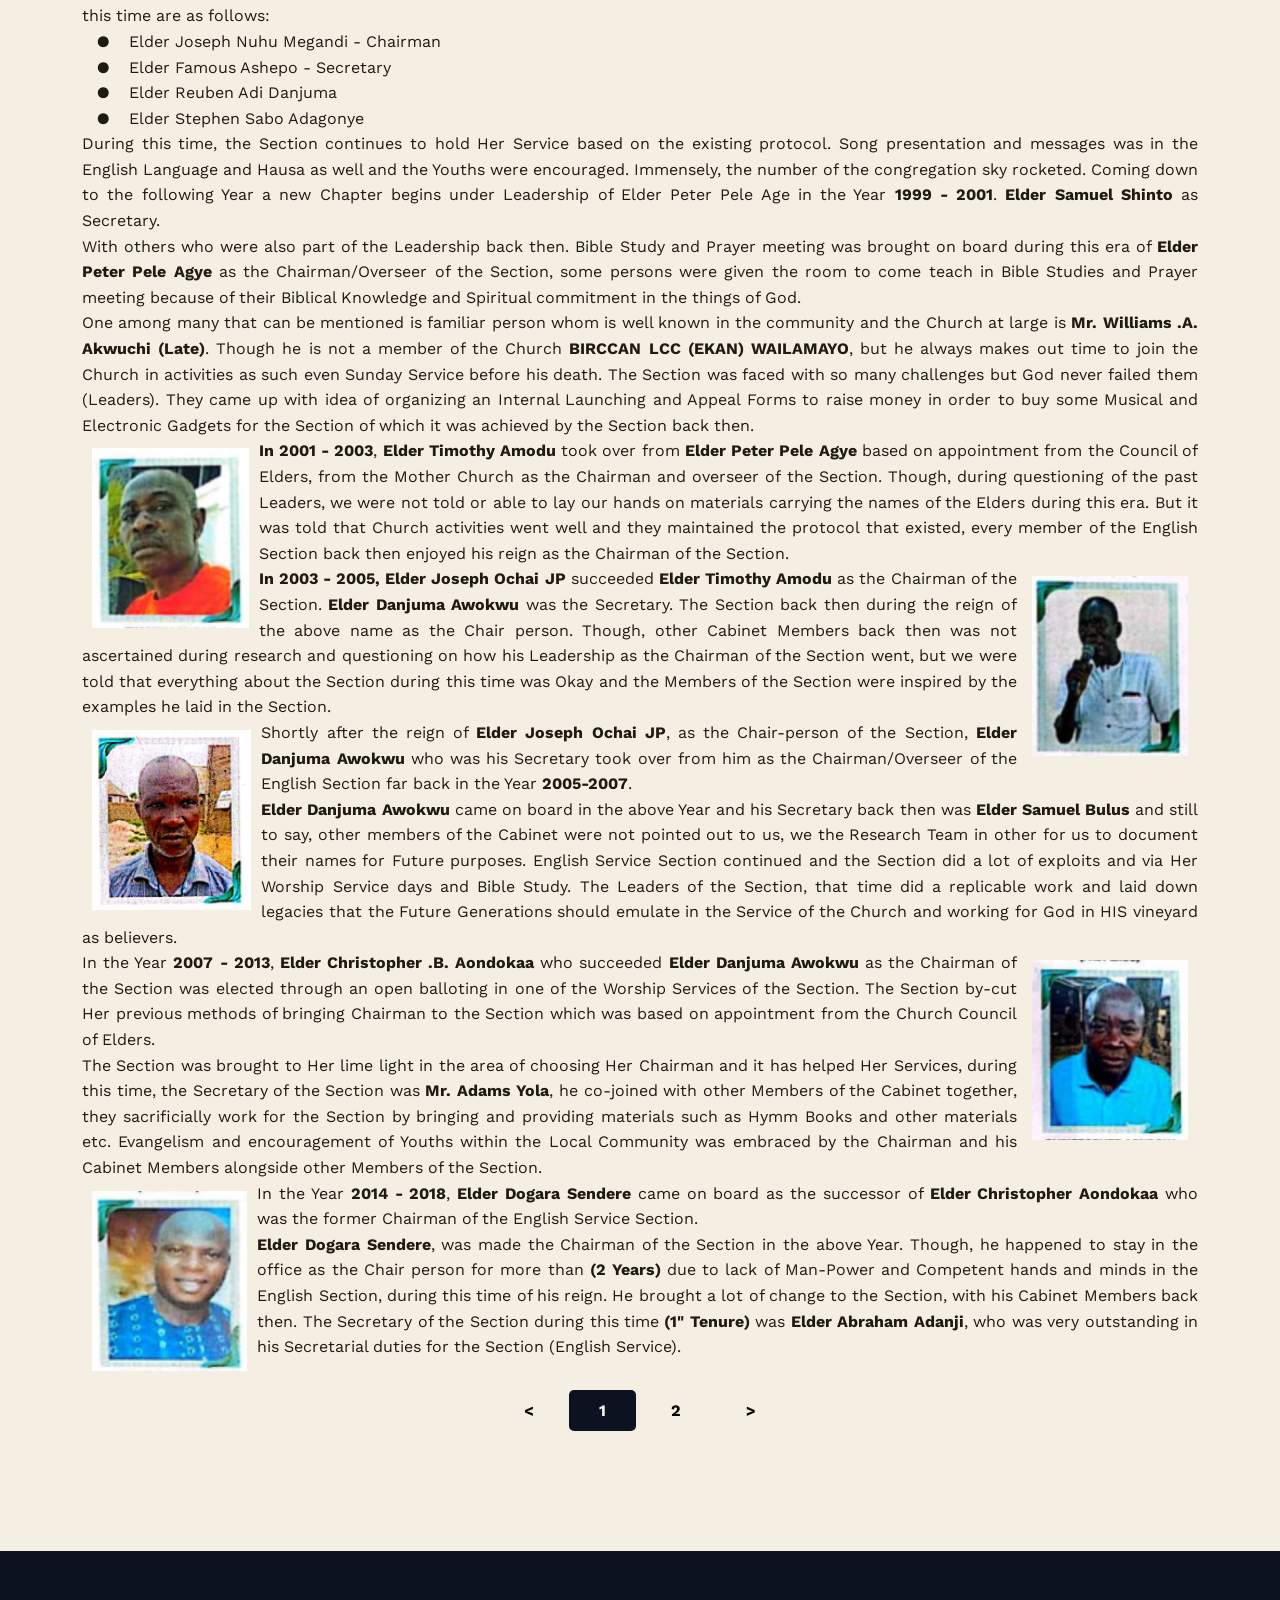
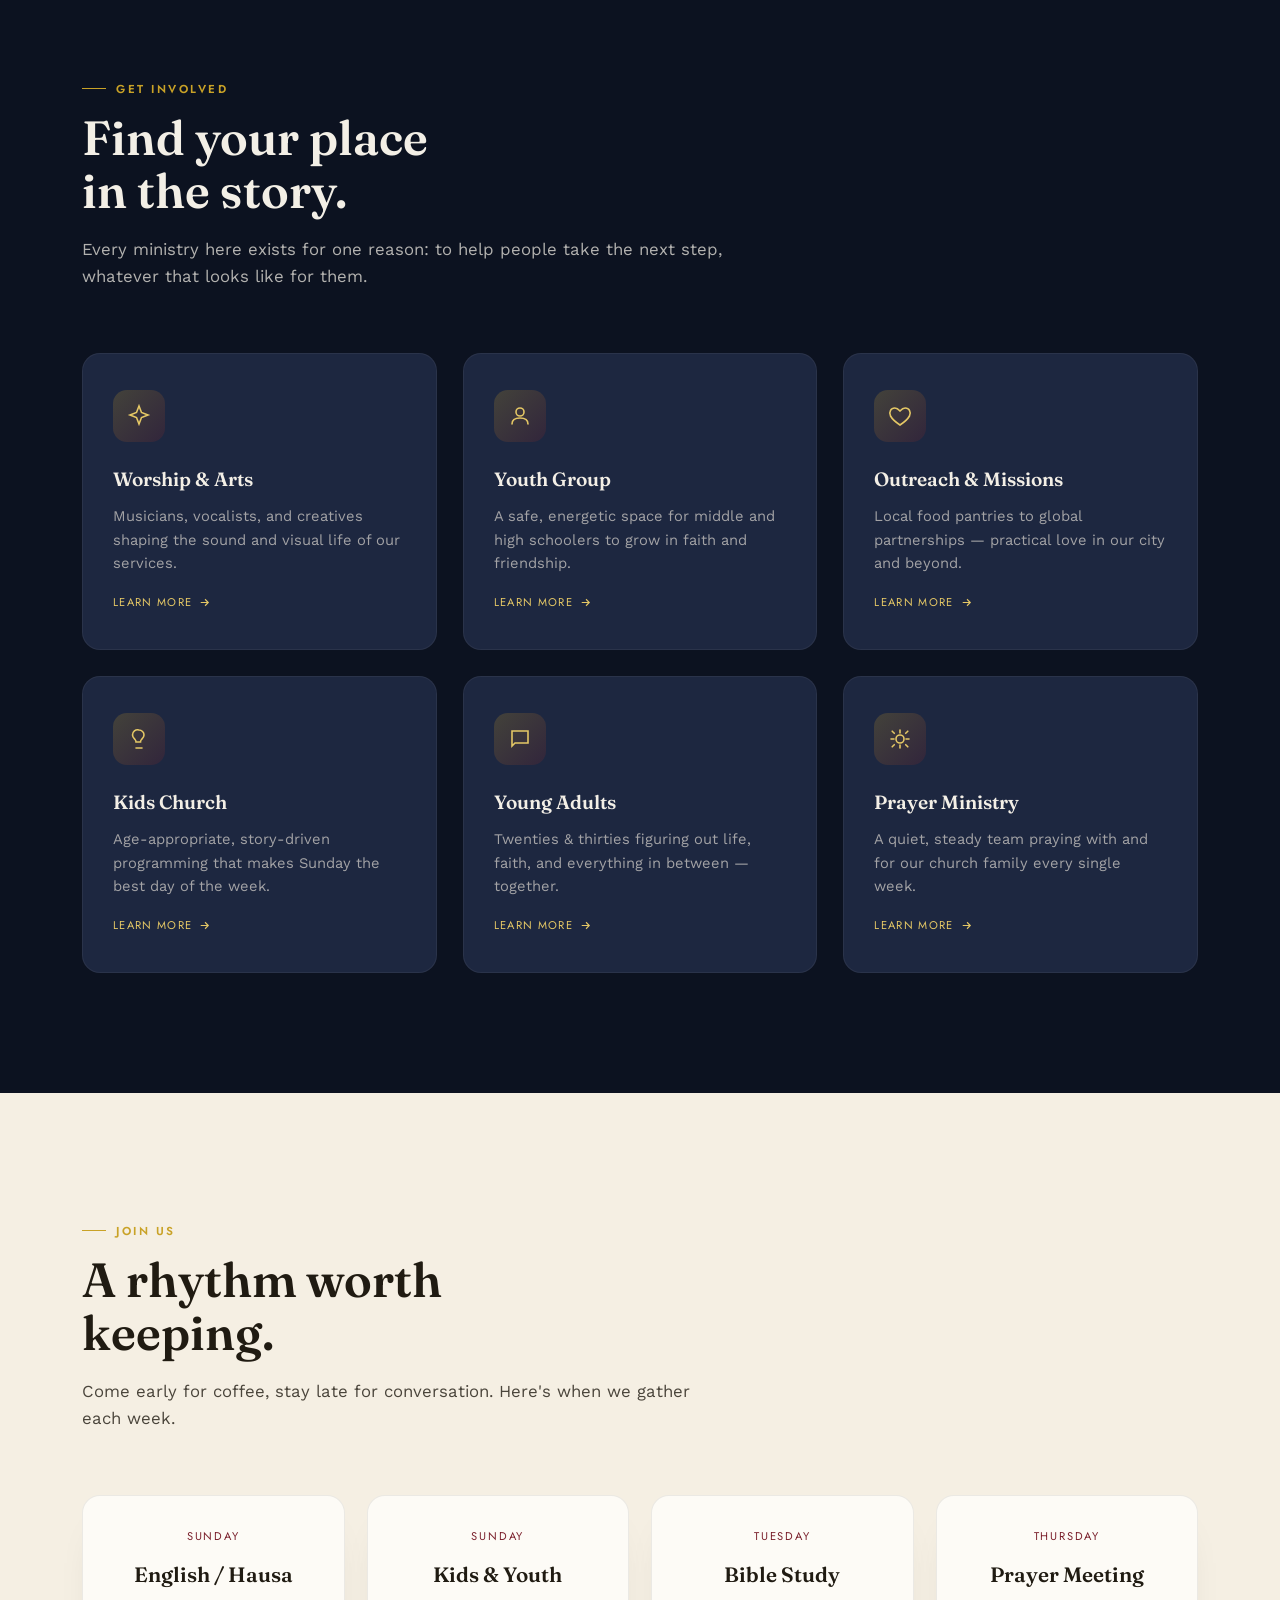
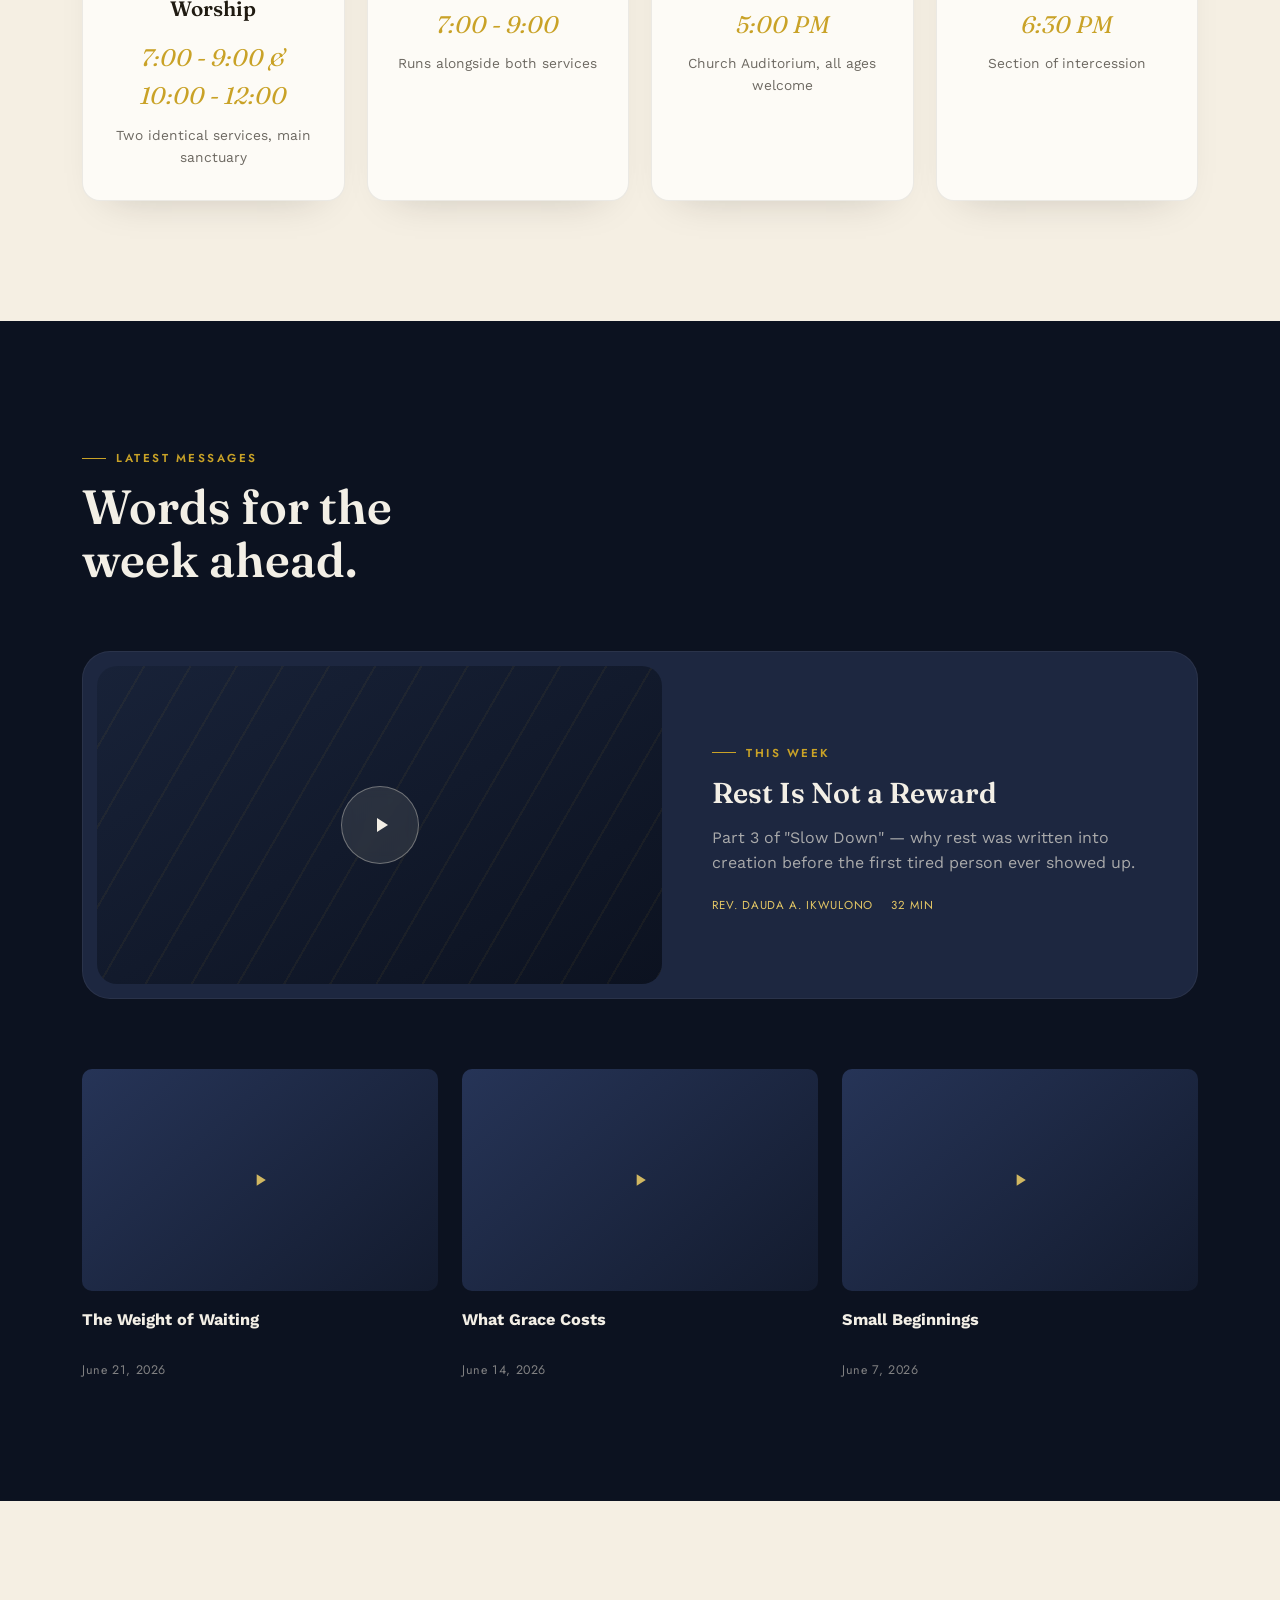
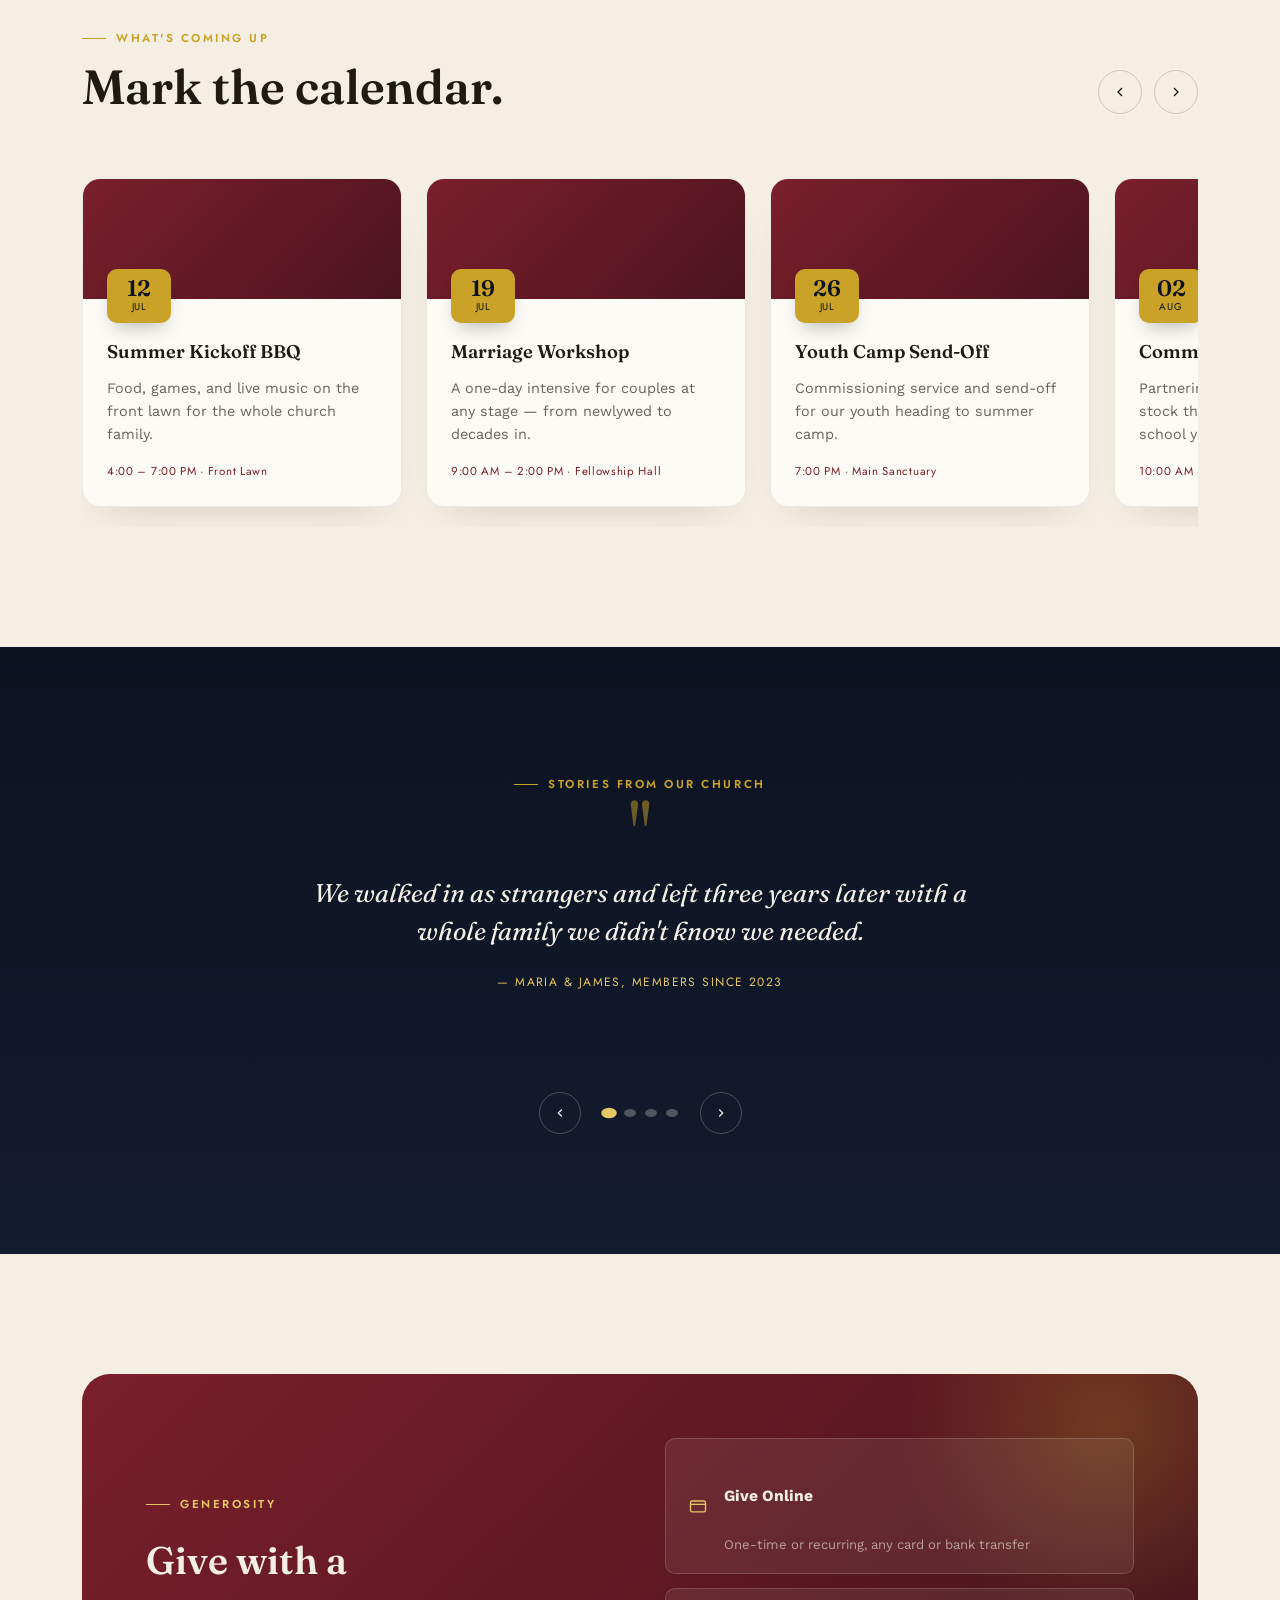
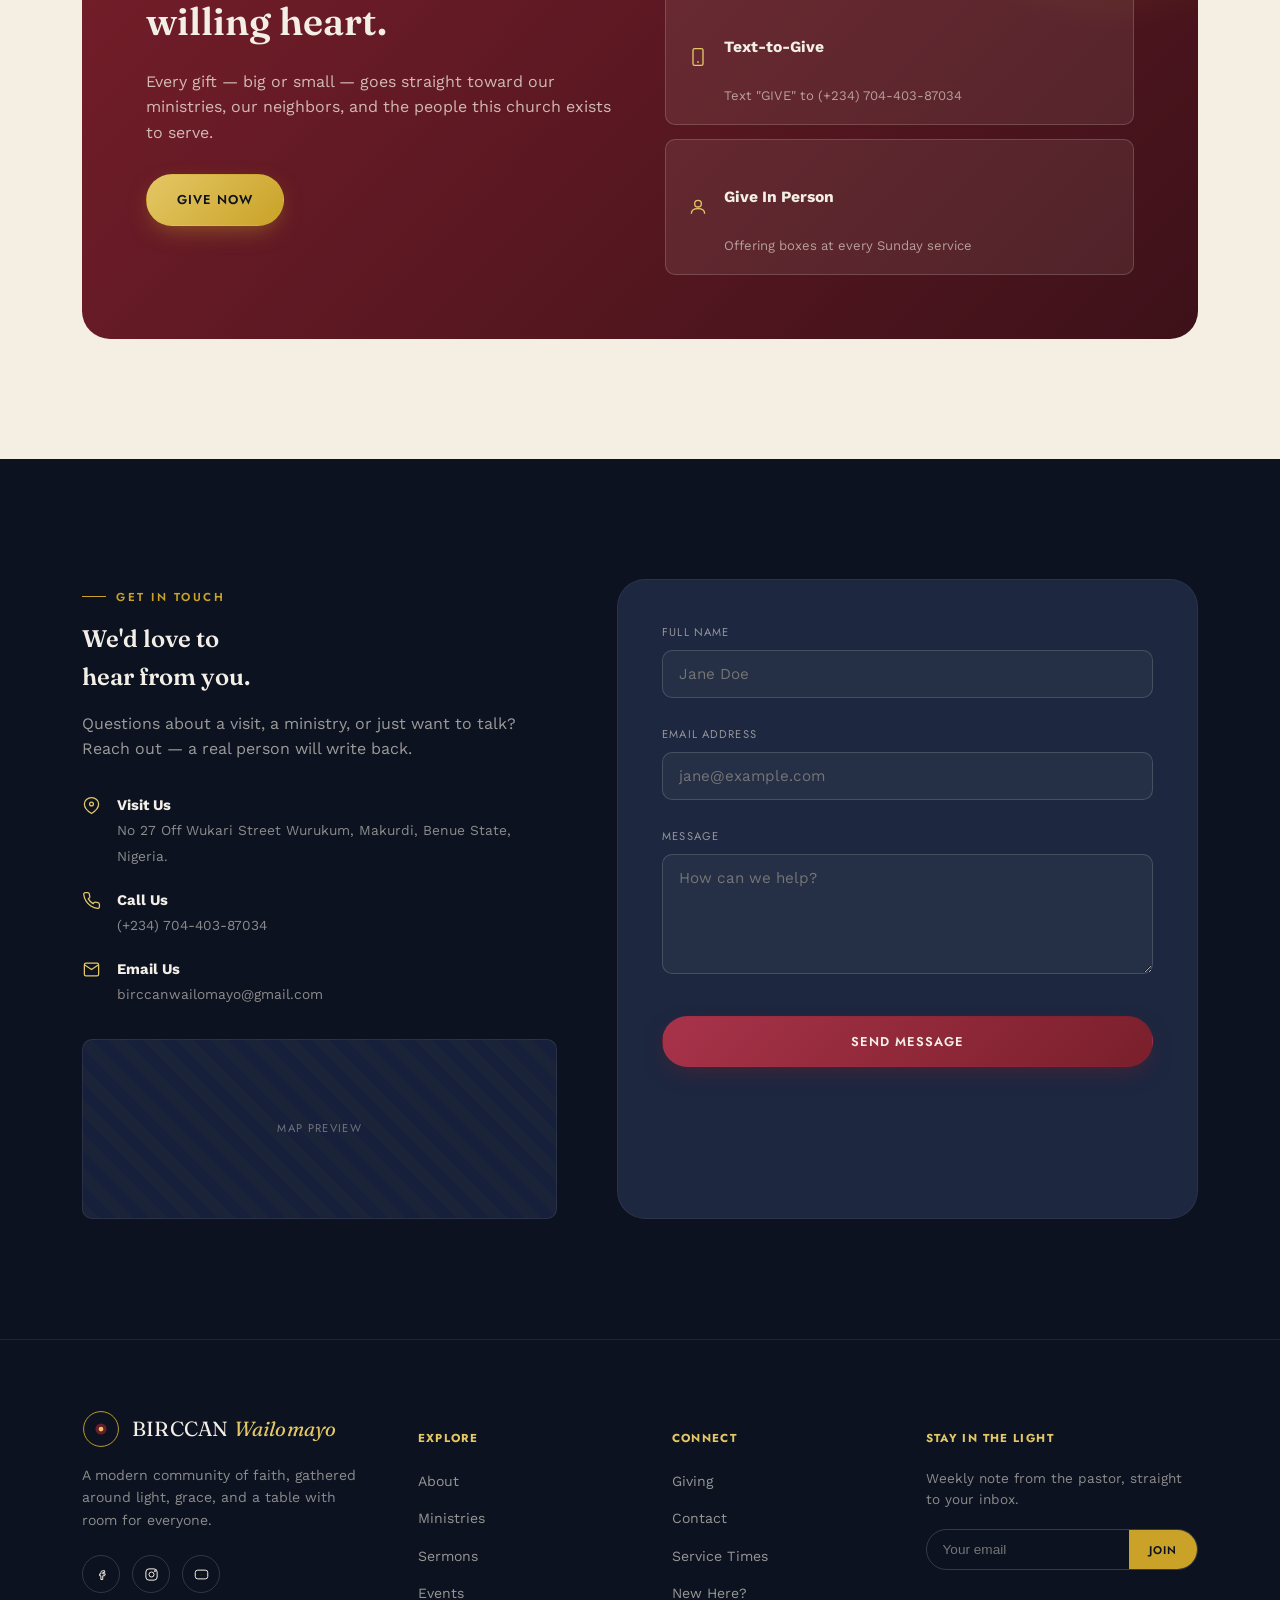
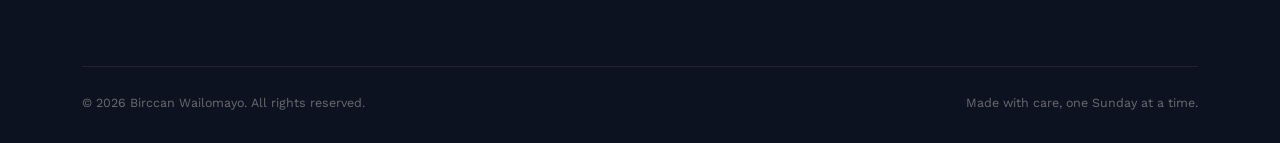
<file: Wailomayo Web Site/history1.html>
<!DOCTYPE html>
<html lang="en">
<head>
<meta charset="UTF-8">
<meta name="viewport" content="width=device-width, initial-scale=1.0">
<title>BIRCCAN Church Wailomayo — A Place for Light to Find You</title>
<meta name="description" content="BIRCCAN Church Wailomayo Chapel is a warm, modern community of faith. Join us for worship, community, and light.">

<!-- Fonts: Fraunces (characterful display serif) + Work Sans (clean body) + Jost (wide-tracked utility caps) -->
<link rel="preconnect" href="https://fonts.googleapis.com">
<link href="https://fonts.googleapis.com/css2?family=Fraunces:ital,opsz,wght@0,9..144,300;0,9..144,500;0,9..144,600;1,9..144,500&family=Work+Sans:wght@300;400;500;600&family=Jost:wght@500;600&display=swap" rel="stylesheet">
<link rel="stylesheet" href="history.css">
<link rel="icon" href="images\IMG-20260106-WA0004.jpg">

</head>
<body>

<!-- ============================== NAVBAR ============================== -->
<header class="navbar" id="navbar">
  <div class="container">
    <a href="#home" class="brand">
      <img src="images\IMG-20260106-WA0004.jpg" alt="" class="logo" width="50px">
      <span class="brand-name">BIRCCAN <em>Wailomayo</em></span>
    </a>

    <nav class="nav-links" id="navLinks">
      <a href="index.html" class="nav-link-item">Home</a>
      <a href="#about" class="nav-link-item">About</a>
      <a href="#ministries" class="nav-link-item">Ministries</a>
      <a href="#sermons" class="nav-link-item">Sermons</a>
      <a href="#events" class="nav-link-item">Events</a>
      <a href="#giving" class="nav-link-item">Giving</a>
      <a href="#contact" class="nav-link-item">Contact</a>
    </nav>

    <div class="nav-cta">
      <a href="#giving" class="btn btn-outline">Give</a>
      
      <button class="hamburger" id="hamburger" aria-label="Toggle menu">
        <span></span><span></span><span></span>
      </button>
    </div>
  </div>
</header>


<!-- ============================== ABOUT ============================== -->
<section class="about" id="about">
  <div class="container about-grid">
    <div class="about-art reveal">
      
    <div class="about-copy reveal">
      <div class="eyebrow">Who We Are</div>
      <h2>Faith that feels like <em style="font-style:italic;color:var(--burgundy);">home</em>, not homework.</h2>
      <p class="lede">The Church <b>(BIRCCAN LCC WAILAMAYO)</b> was formally known as <b>(EKAN)</b>, which was formed far back in the Year <b>1970</b> 
        as a Fellowship Centre. Though, date and time was not ascertained from the inception. Leaders as at then are 
        <b>Mallam .A. Dauda</b>, <b>Mr. Elishama</b> and <b>Mr. Angabi</b> who were the first to serve respectively in the Fellowship Centre back then. 
        They usually come from <b>(BIRCCAN CENTRAL).</b></p>
      
        <p>
          Fellowship back then takes place in an open Military Parade Ground of the then Military Base in <b>1973</b>. <b>Mallam Dauda Auta</b>
          with his assisting colleagues sacrificially and successfully raised money and secured materials and fenced the present site today 
          of <b>BIRCCAN (EKAN) WAILAMAYO</b>, with local materials known as <b>(ZANA)</b> in Hausa Language.
        <p>
          Members back then were by name Mr. Emmanuel Ameshi, Mr. Mika Yarima. They were also the officiating bodies of the Fellowship Centre in the then 
          <b>1973,</b> with the Grace of God upon the lives of those two and sacrifice inclusive. They embarked on visitation and evangelism which the Church 
          began to grow in numbers <b>(CONGREGATION)</b>.
        </p>
        <img src="images/IMG-20260106-WA0004.jpg" alt="church logo" id="img1">
        <p>
          Fellowships continued till the Centre metamorphoses to become a preaching Centre with about <b>(60 Members) in 1977</b>. Between this times of 
          <b>1977 - 1990</b> a lot of things came to stay in <b>BIRCCAN (EKAN) LCC WAILAMAYO</b>, <b>Evangelist Siman .A. Auta</b> was the Pastor and Chairman 
          of the LCC under his Stewardship with the Council of Elders of the LCC.
        </p>
        <p>They wrote letter to the apex body of the Church Head Quarters <b>BIRCCAN (EKAN) CENTRAL</b>. Though the DCC (EKAN CLASSES) on the <b>6th of October, 1991</b>, 
          demanding for a consistory LCC, at the apex level back then their letter was given attention, on that note delegate meeting was held in <b>November, 1991</b> which 
          their request was granted to the LCC.</p>
        <p>On the <b>29<sup>th</sup> of February, 1992</b>, the new consistory LCC was established as <b>BIRCCAN (EKAN) WAILAMAYO, AGYOGO,</b> alongside with the ordination 
          of Late <b>Siman Apela Auta</b> as Reverend and the resident Pastor. Fellowship and other Church activities inclusive thereafter and the number of the Church Members 
          grew speedily alongside, the numbers of Youths in the Church were drastically inclining in every single Church Service to a point that, the Youths of the Church now 
          saw that their number are increasing and just like other denomination who have their own Youth Section or Service, that it will be of good that LCC WAILAMAYO should 
          have Her own Youth/English Section where Message Communication in the Service will be in English Language.</p>
      <p>Back then in the Mother Church is strictly in Hausa Language and this became a challenge on the side of the Youth and it paved way for the Youth to hold a meeting 
        among themselves in the Church Circuit, that they should move motion or write to the Elders Council of the Church demanding that Youth or English Section should be 
        created since it is not every Youth of the Church that understands Hausa Language very well and their quest was given attention, though reasons for their quest was 
        pointed out in the Elders meeting and it was granted to the Youths of the Church on the <b>10<sup>th</sup> of June, 1995</b>.</p>
      
        <p>
          On the same date, the English Section was inaugurated, the frontiers of the idea of creating a Section known as the English 
          Section in our Church today are as follows:
              <ul>
                  <li>&nbsp; &nbsp;<span class="dot">● &nbsp; &nbsp;</span>Elder Matthew Andy Adesela Agye</li>
                  <li>&nbsp; &nbsp;<span class="dot">● &nbsp; &nbsp;</span>Elder Peter Pele Agye</li>
                  <li>&nbsp; &nbsp;<span class="dot">● &nbsp; &nbsp;</span>Elder Jerry Aboshi</li>
                  <li>&nbsp; &nbsp;<span class="dot">● &nbsp; &nbsp;</span>Mr. Stephen Sabo Adagonye</li>
                  <li>&nbsp; &nbsp;<span class="dot">● &nbsp; &nbsp;</span>Elder Reuben Adi Danjuma</li>
                  <li>&nbsp; &nbsp;<span class="dot">● &nbsp; &nbsp;</span>Elder Joseph Nuhu Megandi</li>
                  <li>&nbsp; &nbsp;<span class="dot">● &nbsp; &nbsp;</span>Elder Joseph Ochai JP</li>
                  <li>&nbsp; &nbsp;<span class="dot">● &nbsp; &nbsp;</span>Mr, Edward Shakara Adamu</li>
              </ul> 
        </p>
        <p>
          And so many more that are too numerous to mention their names. The Leadership System of the Church in general is based on Tenureship
          which will last for just <b>Two (2) Years</b>, be it the position of an Elder, Deacon, Chairman, exception of the position of the 
          resident Pastor/Reverend.
        <p>
          <h3>English Service Section produced her first Chairman as:</h3>
              <ul>
                  <li>&nbsp; &nbsp;<span class="dot">● &nbsp; &nbsp;</span>Elder Matthew Andy Adesela Agye (Late) - Chairman</li>
                  <li>&nbsp; &nbsp;<span class="dot">● &nbsp; &nbsp;</span>Elder Jerry Aboshi (Late) - Secretary</li>
                  <li>&nbsp; &nbsp;<span class="dot">● &nbsp; &nbsp;</span>Elder Peter Pele Agye - Financial Secretary.</li>
                  <li>&nbsp; &nbsp;<span class="dot">● &nbsp; &nbsp;</span>Mr. Stephen Sabo Adagonye - Treasurer</li>
                  <li>&nbsp; &nbsp;<span class="dot">● &nbsp; &nbsp;</span>Elder Reuben Adi Danjuma</li>
                  <li>&nbsp; &nbsp;<span class="dot">● &nbsp; &nbsp;</span>Elder Joseph Nuhu Megandi</li>
                  <li>&nbsp; &nbsp;<span class="dot">● &nbsp; &nbsp;</span>Elder Joseph Ochai JP</li>
              </ul>
        </p>
        <p>
          With the help of the Leadership position, the Section was able to function very well like messages was preached in English Language. 
          Though, the Section is strictly guided with the Doctrine of the Church which is applicable to the method of Her Services in Her 
          everyday worship. The number of the congregation according to the research made is that the Section had up to <b>20 - 25</b> persons in a 
          Single Service day. <b>1997 - 1999</b>, the reign of <b>Late Elder Matthew Andy Adesela</b> ended and <b>Elder Nuhu Megandi</b> who 
          was appointed by the Council of Elders of the Church to the English Section to Chairman and oversee every activity of the English
          Section. The Cabinet Member of the Leadership during this time are as follows:
          <ul>
              <li>&nbsp; &nbsp;<span class="dot">● &nbsp; &nbsp;</span>Elder Joseph Nuhu Megandi	-	Chairman</li>
              <li>&nbsp; &nbsp;<span class="dot">● &nbsp; &nbsp;</span>Elder Famous Ashepo		-	Secretary</li>
              <li>&nbsp; &nbsp;<span class="dot">● &nbsp; &nbsp;</span>Elder Reuben Adi Danjuma</li>
              <li>&nbsp; &nbsp;<span class="dot">● &nbsp; &nbsp;</span>Elder Stephen Sabo Adagonye</li>
          </ul>
      </p>
      <p>During this time, the Section continues to hold Her Service based on the existing protocol. Song presentation and messages was in the 
          English Language and Hausa as well and the Youths were encouraged. Immensely, the number of the congregation sky rocketed. Coming down to 
          the following Year a new Chapter begins under Leadership of Elder Peter Pele Age in the Year <b>1999 - 2001</b>. <b>Elder Samuel Shinto</b> 
          as Secretary.
      </p>
      <p>With others who were also part of the Leadership back then. Bible Study and Prayer meeting was brought on board during this era of <b>Elder 
          Peter Pele Agye</b> as the Chairman/Overseer of the Section, some persons were given the room to come teach in Bible Studies and Prayer
          meeting because of their Biblical Knowledge and Spiritual commitment in the things of God.
      </p>

      <p>
        One among many that can be mentioned is familiar person whom is well known in the community and the Church at large is 
        <b>Mr. Williams .A. Akwuchi (Late)</b>. Though he is not a member of the Church <b>BIRCCAN LCC (EKAN) WAILAMAYO</b>, but he 
        always makes out time to join the Church in activities as such even Sunday Service before his death. The Section was faced with
        so many challenges but God never failed them (Leaders). They came up with idea of organizing an Internal Launching and Appeal 
        Forms to raise money in order to buy some Musical and Electronic Gadgets for the Section of which it was achieved by the Section 
        back then.
      </p>
      <img src="images/timothy.png" alt="chairman" id="gaius"> 
      <p>
        <b>In 2001 - 2003</b>, <b>Elder Timothy Amodu</b> took over from <strong>Elder Peter Pele Agye</strong> based on appointment from 
        the Council of Elders, from the Mother Church as the Chairman and overseer of the Section. Though, during questioning of the past
        Leaders, we were not told or able to lay our hands on materials carrying the names of the Elders during this era. But it was told 
        that Church activities went well and they maintained the protocol that existed, every member of the English Section back then enjoyed
        his reign as the Chairman of the Section. 
    </p>
    <img src="images/ochai.png" alt="chairman" id="emma">
    <p>
        <strong>In 2003 - 2005, Elder Joseph Ochai JP</strong> succeeded <strong>Elder Timothy Amodu</strong> as the Chairman of the Section. 
        <b>Elder Danjuma Awokwu</b> was the Secretary. The Section back then during the reign of the above name as the Chair person. Though, 
        other Cabinet Members back then was not ascertained during research and questioning on how his Leadership as the Chairman of the 
        Section went, but we were told that everything about the Section during this time was Okay and the Members of the Section were inspired 
        by the examples he laid in the Section. 
    </p>
    <img src="images/awoku.png" alt="chairman" id="gaius"> 
    <p>
        Shortly after the reign of <strong>Elder Joseph Ochai JP</strong>, as the Chair-person of the Section, <strong>Elder Danjuma Awokwu</strong> 
        who was his Secretary took over from him as the Chairman/Overseer of the English Section far back in the Year <b>2005-2007</b>. 
    </p>
    <p><b>Elder Danjuma Awokwu</b> came on board in the above Year and his Secretary back then was <b>Elder Samuel Bulus</b> and still 
        to say, other members of the Cabinet were not pointed out to us, we the Research Team in other for us to document their names for 
        Future purposes. English Service Section continued and the Section did a lot of exploits and via Her Worship Service days and 
        Bible Study. The Leaders of the Section, that time did a replicable work and laid down legacies that the Future Generations
        should emulate in the Service of the Church and working for God in HIS vineyard as believers.
    </p>
    <img src="images/aondokaa.png" alt="chairman" id="emma">
    <p>In the Year <b>2007 - 2013</b>, <b>Elder Christopher .B. Aondokaa</b> who succeeded <b>Elder Danjuma Awokwu</b> as the Chairman of 
        the Section was elected through an open balloting in one of the Worship Services of the Section. The Section by-cut Her previous 
        methods of bringing Chairman to the Section which was based on appointment from the Church Council of Elders.
    </p>
    <p>The Section was brought to Her lime light in the area of choosing Her Chairman and it has helped Her Services, during this time, 
        the Secretary of the Section was <b>Mr. Adams Yola</b>, he co-joined with other Members of the Cabinet together, they sacrificially 
        work for the Section by bringing and providing materials such as Hymm Books and other materials etc. Evangelism and encouragement of 
        Youths within the Local Community was embraced by the Chairman and his Cabinet Members alongside other Members of the Section.
    </p>  
    <img src="images/asendere.png" alt="chairman" id="gaius">  
    <p>In the Year <b>2014 - 2018</b>, <b>Elder Dogara Sendere</b> came on board as the successor of <strong>Elder Christopher Aondokaa</strong> 
        who was the former Chairman of the English Service Section.
    </p>
    
    <p><strong>Elder Dogara Sendere</strong>, was made the Chairman of the Section in the above Year. Though, he happened to stay in the 
        office as the Chair person for more than <b>(2 Years)</b> due to lack of Man-Power and Competent hands and minds in the English Section,
        during this time of his reign. He brought a lot of change to the Section, with his Cabinet Members back then. The Secretary of 
        the Section during this time <b>(1" Tenure)</b> was <strong>Elder Abraham Adanji</strong>, who was very outstanding in his 
        Secretarial duties for the Section (English Service).</p>
          
        <div id="pagination">
          <a href=""><</a>
          <a href="history1.html" class="active">1</a>
          <a href="history2.html">2</a>
          <a href="history2.html">></a>
        </div>
      </div>
      
    </div>
    
   </div>
  
</section>
  
<!-- ============================== MINISTRIES ============================== -->
<section class="ministries on-dark" id="ministries">
  <div class="container">
    <div class="section-head reveal">
      <div class="eyebrow">Get Involved</div>
      <h2 style="color:var(--paper);">Find your place<br>in the story.</h2>
      <p>Every ministry here exists for one reason: to help people take the next step, whatever that looks like for them.</p>
    </div>

    <div class="ministries-grid reveal-stagger" id="ministriesGrid">
      <div class="m-card">
        <div class="m-icon"><svg viewBox="0 0 24 24" fill="none" stroke-width="1.6" stroke-linecap="round"><path d="M12 2l2.5 6.5L21 11l-6.5 2.5L12 20l-2.5-6.5L3 11l6.5-2.5z"/></svg></div>
        <h4>Worship &amp; Arts</h4>
        <p>Musicians, vocalists, and creatives shaping the sound and visual life of our services.</p>
        <a href="#contact" class="m-link">Learn more <svg viewBox="0 0 24 24" fill="none" stroke="currentColor" stroke-width="2"><path d="M5 12h14M13 6l6 6-6 6"/></svg></a>
      </div>
      <div class="m-card">
        <div class="m-icon"><svg viewBox="0 0 24 24" fill="none" stroke-width="1.6" stroke-linecap="round"><path d="M4 20c0-4 3-6 8-6s8 2 8 6M12 12a4 4 0 100-8 4 4 0 000 8z"/></svg></div>
        <h4>Youth Group</h4>
        <p>A safe, energetic space for middle and high schoolers to grow in faith and friendship.</p>
        <a href="#contact" class="m-link">Learn more <svg viewBox="0 0 24 24" fill="none" stroke="currentColor" stroke-width="2"><path d="M5 12h14M13 6l6 6-6 6"/></svg></a>
      </div>
      <div class="m-card">
        <div class="m-icon"><svg viewBox="0 0 24 24" fill="none" stroke-width="1.6" stroke-linecap="round"><path d="M12 21s-7-4.6-9.5-9C.6 7.9 3 4 6.8 4c2 0 3.6 1.2 5.2 3 1.6-1.8 3.2-3 5.2-3 3.8 0 6.2 3.9 4.3 8-2.5 4.4-9.5 9-9.5 9z"/></svg></div>
        <h4>Outreach &amp; Missions</h4>
        <p>Local food pantries to global partnerships — practical love in our city and beyond.</p>
        <a href="#contact" class="m-link">Learn more <svg viewBox="0 0 24 24" fill="none" stroke="currentColor" stroke-width="2"><path d="M5 12h14M13 6l6 6-6 6"/></svg></a>
      </div>
      <div class="m-card">
        <div class="m-icon"><svg viewBox="0 0 24 24" fill="none" stroke-width="1.6" stroke-linecap="round"><path d="M9 21h6M12 3a5 5 0 015 5c0 2.4-1.6 3.6-2.5 4.5-.7.7-1 1.3-1 2.5H9c0-1.2-.3-1.8-1-2.5C7.1 11.6 5.5 10.4 5.5 8A5 5 0 0112 3z"/></svg></div>
        <h4>Kids Church</h4>
        <p>Age-appropriate, story-driven programming that makes Sunday the best day of the week.</p>
        <a href="#contact" class="m-link">Learn more <svg viewBox="0 0 24 24" fill="none" stroke="currentColor" stroke-width="2"><path d="M5 12h14M13 6l6 6-6 6"/></svg></a>
      </div>
      <div class="m-card">
        <div class="m-icon"><svg viewBox="0 0 24 24" fill="none" stroke-width="1.6" stroke-linecap="round"><path d="M4 4h16v12H7l-3 3V4z"/></svg></div>
        <h4>Young Adults</h4>
        <p>Twenties &amp; thirties figuring out life, faith, and everything in between — together.</p>
        <a href="#contact" class="m-link">Learn more <svg viewBox="0 0 24 24" fill="none" stroke="currentColor" stroke-width="2"><path d="M5 12h14M13 6l6 6-6 6"/></svg></a>
      </div>
      <div class="m-card">
        <div class="m-icon"><svg viewBox="0 0 24 24" fill="none" stroke-width="1.6" stroke-linecap="round"><path d="M12 3v3M12 18v3M4.2 4.2l2.1 2.1M17.7 17.7l2.1 2.1M3 12h3M18 12h3M4.2 19.8l2.1-2.1M17.7 6.3l2.1-2.1"/><circle cx="12" cy="12" r="4"/></svg></div>
        <h4>Prayer Ministry</h4>
        <p>A quiet, steady team praying with and for our church family every single week.</p>
        <a href="#contact" class="m-link">Learn more <svg viewBox="0 0 24 24" fill="none" stroke="currentColor" stroke-width="2"><path d="M5 12h14M13 6l6 6-6 6"/></svg></a>
      </div>
    </div>
  </div>
</section>

<!-- ============================== SERVICE TIMES ============================== -->
<section class="times" id="times">
  <div class="container">
    <div class="section-head reveal">
      <div class="eyebrow">Join Us</div>
      <h2>A rhythm worth<br>keeping.</h2>
      <p>Come early for coffee, stay late for conversation. Here's when we gather each week.</p>
    </div>

    <div class="times-grid reveal-stagger">
      <div class="time-card">
        <div class="day">Sunday</div>
        <h4>English / Hausa Worship</h4>
        <div class="hr">7:00 - 9:00 &amp; 10:00 - 12:00</div>
        <p>Two identical services, main sanctuary</p>
      </div>
      <div class="time-card">
        <div class="day">Sunday</div>
        <h4>Kids &amp; Youth</h4>
        <div class="hr">7:00 - 9:00</div>
        <p>Runs alongside both services</p>
      </div>
      <div class="time-card">
        <div class="day">Tuesday</div>
        <h4>Bible Study</h4>
        <div class="hr">5:00 PM</div>
        <p>Church Auditorium, all ages welcome</p>
      </div>
      <div class="time-card">
        <div class="day">Thursday</div>
        <h4>Prayer Meeting</h4>
        <div class="hr">6:30 PM</div>
        <p>Section of intercession</p>
      </div>
    </div>
  </div>
</section>

<!-- ============================== SERMONS ============================== -->
<section class="sermons on-dark" id="sermons">
  <div class="container">
    <div class="section-head reveal">
      <div class="eyebrow">Latest Messages</div>
      <h2 style="color:var(--paper);">Words for the<br>week ahead.</h2>
    </div>

    <div class="sermon-feature reveal">
      <div class="player">
        <button class="play-btn" aria-label="Play latest sermon">
          <svg viewBox="0 0 24 24"><path d="M8 5v14l11-7z"/></svg>
        </button>
      </div>
      <div class="sermon-feature-copy">
        <div class="eyebrow">This Week</div>
        <h3>Rest Is Not a Reward</h3>
        <p>Part 3 of "Slow Down" — why rest was written into creation before the first tired person ever showed up.</p>
        <div class="meta"><span>Rev. Dauda A. Ikwulono</span><span>32 min</span></div>
      </div>
    </div>

    <div class="sermon-grid reveal-stagger">
      <div class="s-card">
        <div class="s-thumb"><svg viewBox="0 0 24 24"><path d="M8 5v14l11-7z"/></svg></div>
        <h5>The Weight of Waiting</h5>
        <div class="s-date">June 21, 2026</div>
      </div>
      <div class="s-card">
        <div class="s-thumb"><svg viewBox="0 0 24 24"><path d="M8 5v14l11-7z"/></svg></div>
        <h5>What Grace Costs</h5>
        <div class="s-date">June 14, 2026</div>
      </div>
      <div class="s-card">
        <div class="s-thumb"><svg viewBox="0 0 24 24"><path d="M8 5v14l11-7z"/></svg></div>
        <h5>Small Beginnings</h5>
        <div class="s-date">June 7, 2026</div>
      </div>
    </div>
  </div>
</section>

<!-- ============================== EVENTS ============================== -->
<section class="events" id="events">
  <div class="container">
    <div class="section-head reveal" style="display:flex; align-items:flex-end; justify-content:space-between; max-width:none; flex-wrap:wrap; gap:24px;">
      <div>
        <div class="eyebrow">What's Coming Up</div>
        <h2>Mark the calendar.</h2>
      </div>
      <div class="events-nav">
        <button class="scroll-btn" id="scrollLeft" aria-label="Scroll left"><svg viewBox="0 0 24 24" fill="none" stroke="currentColor" stroke-width="2"><path d="M15 6l-6 6 6 6"/></svg></button>
        <button class="scroll-btn" id="scrollRight" aria-label="Scroll right"><svg viewBox="0 0 24 24" fill="none" stroke="currentColor" stroke-width="2"><path d="M9 6l6 6-6 6"/></svg></button>
      </div>
    </div>

    <div class="events-scroll reveal" id="eventsScroll">
      <div class="e-card">
        <div class="e-banner"><div class="e-date"><div class="d">12</div><div class="m">Jul</div></div></div>
        <div class="e-body">
          <h4>Summer Kickoff BBQ</h4>
          <p>Food, games, and live music on the front lawn for the whole church family.</p>
          <div class="e-time">4:00 – 7:00 PM · Front Lawn</div>
        </div>
      </div>
      <div class="e-card">
        <div class="e-banner"><div class="e-date"><div class="d">19</div><div class="m">Jul</div></div></div>
        <div class="e-body">
          <h4>Marriage Workshop</h4>
          <p>A one-day intensive for couples at any stage — from newlywed to decades in.</p>
          <div class="e-time">9:00 AM – 2:00 PM · Fellowship Hall</div>
        </div>
      </div>
      <div class="e-card">
        <div class="e-banner"><div class="e-date"><div class="d">26</div><div class="m">Jul</div></div></div>
        <div class="e-body">
          <h4>Youth Camp Send-Off</h4>
          <p>Commissioning service and send-off for our youth heading to summer camp.</p>
          <div class="e-time">7:00 PM · Main Sanctuary</div>
        </div>
      </div>
      <div class="e-card">
        <div class="e-banner"><div class="e-date"><div class="d">02</div><div class="m">Aug</div></div></div>
        <div class="e-body">
          <h4>Community Food Drive</h4>
          <p>Partnering with our neighbors to stock the local pantry ahead of the school year.</p>
          <div class="e-time">10:00 AM – 1:00 PM · Parking Lot</div>
        </div>
      </div>
      <div class="e-card">
        <div class="e-banner"><div class="e-date"><div class="d">16</div><div class="m">Aug</div></div></div>
        <div class="e-body">
          <h4>Baptism Sunday</h4>
          <p>Join us as we celebrate a new group of believers taking their next step.</p>
          <div class="e-time">9:00 &amp; 11:00 AM · Main Sanctuary</div>
        </div>
      </div>
    </div>
  </div>
</section>

<!-- ============================== TESTIMONIALS ============================== -->
<section class="testimonials on-dark">
  <div class="container t-wrap reveal">
    <div class="eyebrow" style="justify-content:center;">Stories From Our Church</div>
    <div class="t-quote-mark">"</div>
    <div class="t-track" id="tTrack">
      <div class="t-slide active">
        <p>We walked in as strangers and left three years later with a whole family we didn't know we needed.</p>
        <div class="t-author">— Maria &amp; James, Members Since 2023</div>
      </div>
      <div class="t-slide">
        <p>The kids ministry is the reason my son actually asks to go to church. That says everything.</p>
        <div class="t-author">— Deborah K., Parent</div>
      </div>
      <div class="t-slide">
        <p>I've never felt pressure here — just patience, and a lot of really good coffee.</p>
        <div class="t-author">— Tabitha R., Joshua Aseku</div>
      </div>
      <div class="t-slide">
        <p>Birccan Wailomayo met us in the hardest season of our marriage and never once looked away.</p>
        <div class="t-author">— Aisha &amp; Daniel, Members Since 2018</div>
      </div>
    </div>
    <div class="t-controls">
      <button class="t-arrow" id="tPrev" aria-label="Previous testimonial"><svg viewBox="0 0 24 24" fill="none" stroke="currentColor" stroke-width="2"><path d="M15 6l-6 6 6 6"/></svg></button>
      <div class="t-dots" id="tDots"></div>
      <button class="t-arrow" id="tNext" aria-label="Next testimonial"><svg viewBox="0 0 24 24" fill="none" stroke="currentColor" stroke-width="2"><path d="M9 6l6 6-6 6"/></svg></button>
    </div>
  </div>
</section>

<!-- ============================== GIVING ============================== -->
<section class="giving" id="giving">
  <div class="container">
    <div class="giving-panel reveal">
      <div class="giving-copy">
        <div class="eyebrow">Generosity</div>
        <h2>Give with a<br>willing heart.</h2>
        <p>Every gift — big or small — goes straight toward our ministries, our neighbors, and the people this church exists to serve.</p>
        <a href="#" class="btn btn-gold">Give Now</a>
      </div>
      <div class="give-options">
        <div class="give-opt">
          <svg viewBox="0 0 24 24" fill="none" stroke="currentColor" stroke-width="1.6"><rect x="3" y="6" width="18" height="13" rx="2"/><path d="M3 10h18"/></svg>
          <div><h5>Give Online</h5><p>One-time or recurring, any card or bank transfer</p></div>
        </div>
        <div class="give-opt">
          <svg viewBox="0 0 24 24" fill="none" stroke="currentColor" stroke-width="1.6"><rect x="6" y="2" width="12" height="20" rx="2"/><path d="M11 18h2"/></svg>
          <div><h5>Text-to-Give</h5><p>Text "GIVE" to (+234) 704-403-87034</p></div>
        </div>
        <div class="give-opt">
          <svg viewBox="0 0 24 24" fill="none" stroke="currentColor" stroke-width="1.6"><path d="M4 20c0-4 3-6 8-6s8 2 8 6"/><circle cx="12" cy="8" r="4"/></svg>
          <div><h5>Give In Person</h5><p>Offering boxes at every Sunday service</p></div>
        </div>
      </div>
    </div>
  </div>
</section>

<!-- ============================== CONTACT ============================== -->
<section class="contact on-dark" id="contact">
  <div class="container contact-grid">
    <div class="contact-info reveal">
      <div class="eyebrow">Get in Touch</div>
      <h3 style="margin-top:14px;">We'd love to<br>hear from you.</h3>
      <p>Questions about a visit, a ministry, or just want to talk? Reach out — a real person will write back.</p>

      <ul class="contact-list">
        <li>
          <svg viewBox="0 0 24 24" fill="none" stroke="currentColor" stroke-width="1.6"><path d="M12 21s-7-4.6-9.5-9C.6 7.9 3 4 6.8 4c2 0 3.6 1.2 5.2 3 1.6-1.8 3.2-3 5.2-3 3.8 0 6.2 3.9 4.3 8-2.5 4.4-9.5 9-9.5 9z" opacity="0"/><path d="M12 2C7 2 3 6 3 10c0 6.5 9 12 9 12s9-5.5 9-12c0-4-4-8-9-8z"/><circle cx="12" cy="10" r="2.4"/></svg>
          <div><strong>Visit Us</strong><span>No 27 Off Wukari Street Wurukum, Makurdi, Benue State, Nigeria.</span></div>
        </li>
        <li>
          <svg viewBox="0 0 24 24" fill="none" stroke="currentColor" stroke-width="1.6"><path d="M22 16.9v3a2 2 0 01-2.2 2 19.8 19.8 0 01-8.6-3 19.5 19.5 0 01-6-6A19.8 19.8 0 012.2 4.2 2 2 0 014.2 2h3a2 2 0 012 1.7c.1.9.3 1.8.6 2.7a2 2 0 01-.4 2.1L8 9.9a16 16 0 006 6l1.4-1.4a2 2 0 012.1-.4c.9.3 1.8.5 2.7.6a2 2 0 011.7 2z"/></svg>
          <div><strong>Call Us</strong><span>(+234) 704-403-87034</span></div>
        </li>
        <li>
          <svg viewBox="0 0 24 24" fill="none" stroke="currentColor" stroke-width="1.6"><path d="M4 4h16v16H4z" opacity="0"/><path d="M3 6l9 6 9-6"/><rect x="3" y="4" width="18" height="16" rx="2"/></svg>
          <div><strong>Email Us</strong><span>birccanwailomayo@gmail.com</span></div>
        </li>
      </ul>

      <div class="map-box"><span>Map Preview</span></div>
    </div>

    <div class="form-card reveal">
      <form id="contactForm" novalidate>
        <div class="field" id="fieldName">
          <label for="name">Full Name</label>
          <input type="text" id="name" name="name" placeholder="Jane Doe">
          <span class="err-msg">Please tell us your name.</span>
        </div>
        <div class="field" id="fieldEmail">
          <label for="email">Email Address</label>
          <input type="email" id="email" name="email" placeholder="jane@example.com">
          <span class="err-msg">Please enter a valid email address.</span>
        </div>
        <div class="field" id="fieldMessage">
          <label for="message">Message</label>
          <textarea id="message" name="message" placeholder="How can we help?"></textarea>
          <span class="err-msg">Please add a short message.</span>
        </div>
        <button type="submit" class="btn btn-burgundy form-submit">Send Message</button>
        <div class="form-success" id="formSuccess">Thank you — your message is on its way. We'll be in touch soon.</div>
      </form>
    </div>
  </div>
</section>

<!-- ============================== FOOTER ============================== -->
<footer>
  <div class="container">
    <div class="footer-grid">
      <div class="footer-brand">
        <a href="#home" class="brand">
          <svg class="brand-mark" viewBox="0 0 48 48" fill="none">
            <circle cx="24" cy="24" r="22" stroke="#C9A227" stroke-width="1.2"/>
            <circle cx="24" cy="24" r="7" fill="#7A1F2B" opacity=".85"/>
            <circle cx="24" cy="24" r="3" fill="#E4C765"/>
          </svg>
          <span class="brand-name">BIRCCAN <em>Wailomayo</em></span>
        </a>
        <p>A modern community of faith, gathered around light, grace, and a table with room for everyone.</p>
        <div class="footer-social">
          <a href="#" aria-label="Facebook"><svg viewBox="0 0 24 24" fill="none" stroke="currentColor" stroke-width="1.6"><path d="M14 9h3V6h-3a3 3 0 00-3 3v2H9v3h2v6h3v-6h3l1-3h-4v-1a1 1 0 011-1z"/></svg></a>
          <a href="#" aria-label="Instagram"><svg viewBox="0 0 24 24" fill="none" stroke="currentColor" stroke-width="1.6"><rect x="3" y="3" width="18" height="18" rx="5"/><circle cx="12" cy="12" r="4"/><circle cx="17.5" cy="6.5" r="1"/></svg></a>
          <a href="#" aria-label="YouTube"><svg viewBox="0 0 24 24" fill="none" stroke="currentColor" stroke-width="1.6"><rect x="2" y="5" width="20" height="14" rx="4"/><path d="M10 9l6 3-6 3z" fill="currentColor" stroke="none"/></svg></a>
        </div>
      </div>

      <div class="footer-col">
        <h5>Explore</h5>
        <ul>
          <li><a href="#about">About</a></li>
          <li><a href="#ministries">Ministries</a></li>
          <li><a href="#sermons">Sermons</a></li>
          <li><a href="#events">Events</a></li>
        </ul>
      </div>

      <div class="footer-col">
        <h5>Connect</h5>
        <ul>
          <li><a href="#giving">Giving</a></li>
          <li><a href="#contact">Contact</a></li>
          <li><a href="#times">Service Times</a></li>
          <li><a href="#">New Here?</a></li>
        </ul>
      </div>

      <div class="footer-col">
        <h5>Stay in the Light</h5>
        <p style="color:rgba(245,239,227,.55); font-size:.85rem;">Weekly note from the pastor, straight to your inbox.</p>
        <form class="newsletter-form" onsubmit="event.preventDefault(); this.querySelector('button').textContent='Subscribed ✓';">
          <input type="email" placeholder="Your email" required>
          <button type="submit">Join</button>
        </form>
      </div>
    </div>

    <div class="footer-bottom">
      <span>© 2026 Birccan Wailomayo. All rights reserved.</span>
      <span>Made with care, one Sunday at a time.</span>
    </div>
  </div>
</footer>

<script src="script.js">

</script>
</body>
</html>
</file>
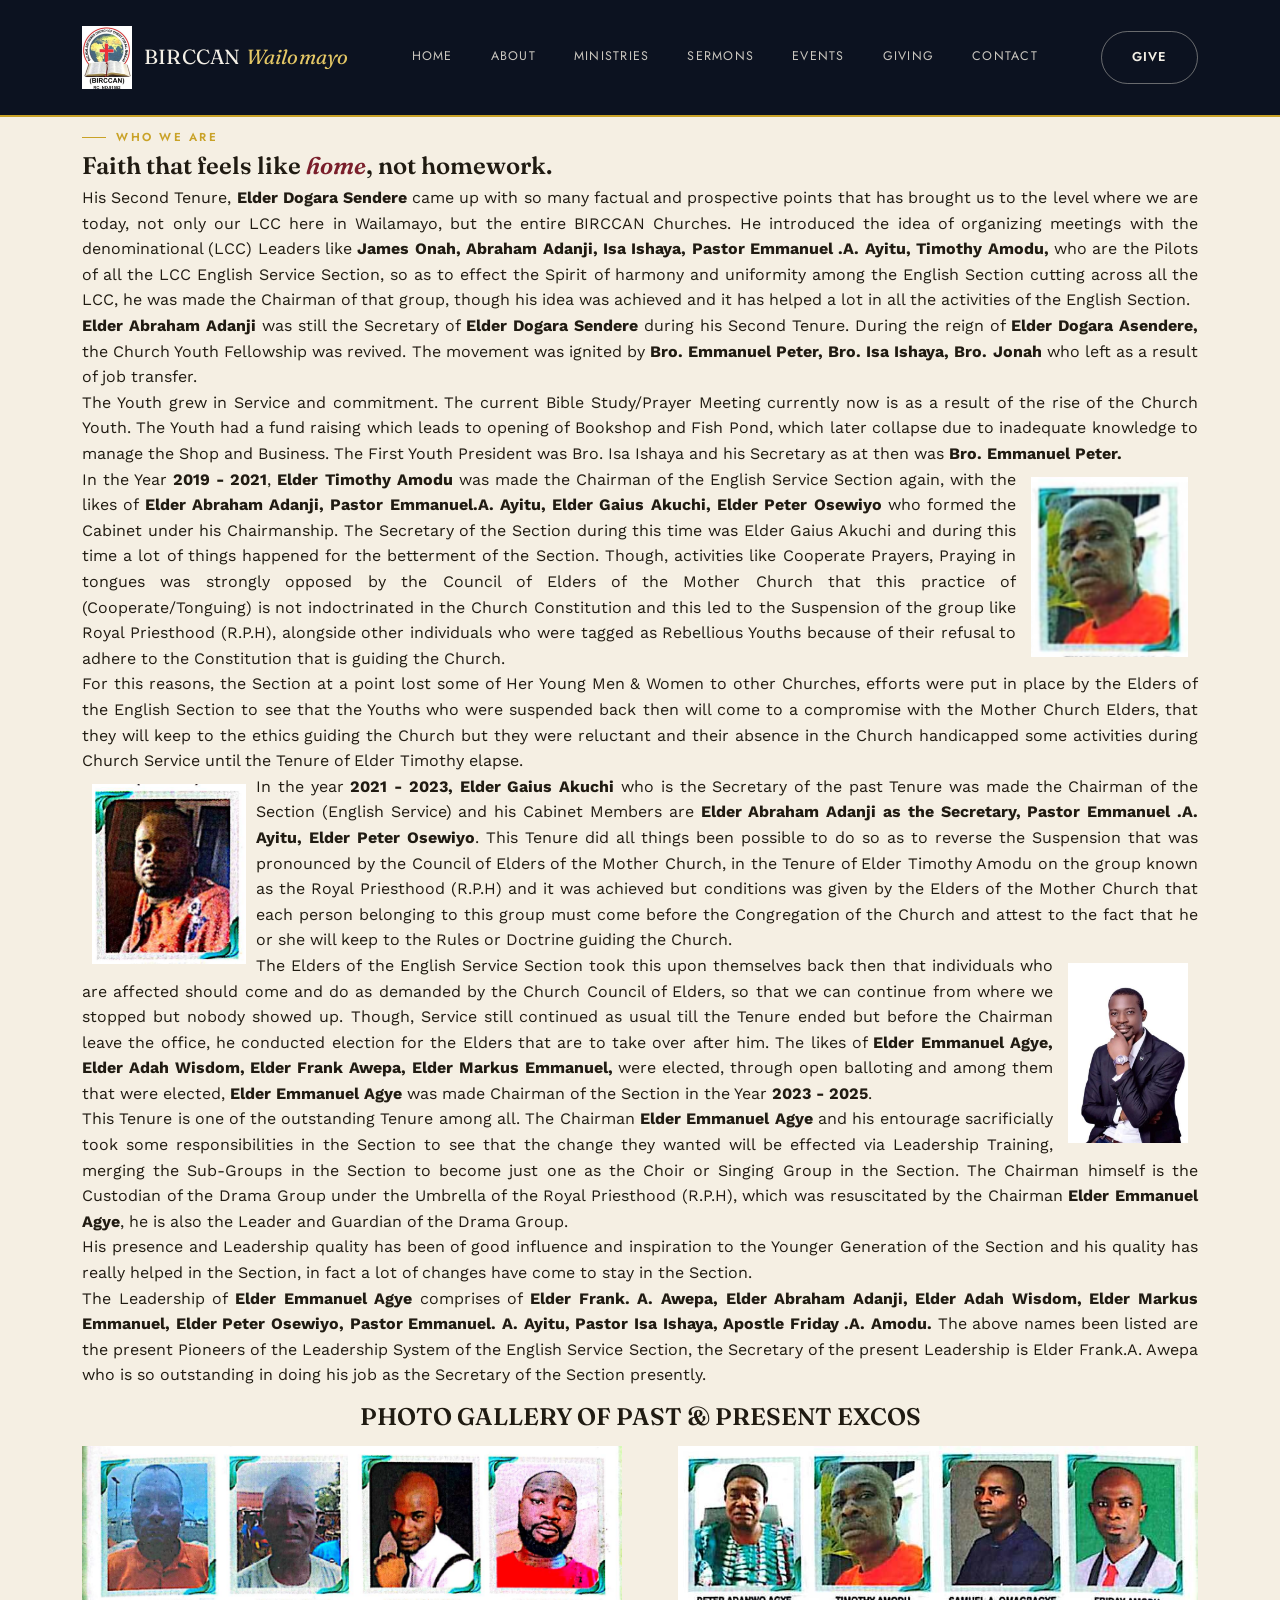
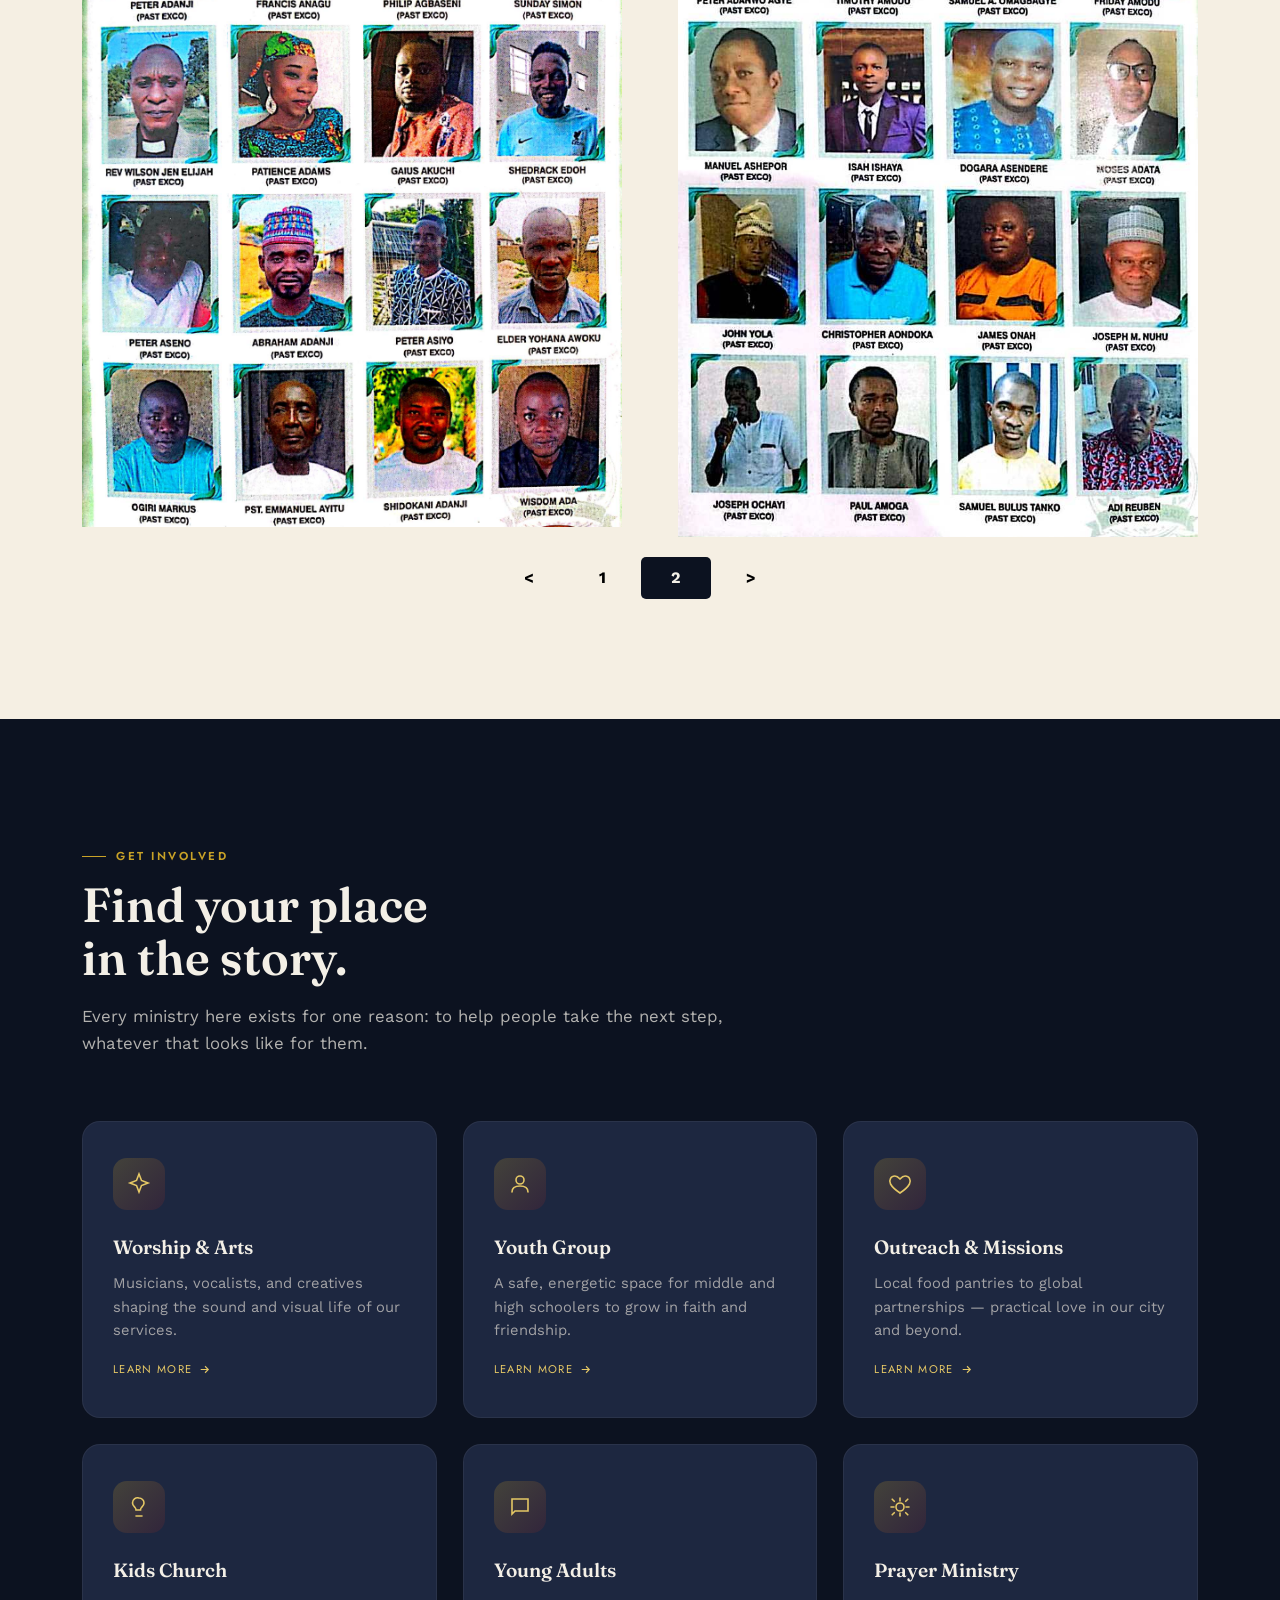
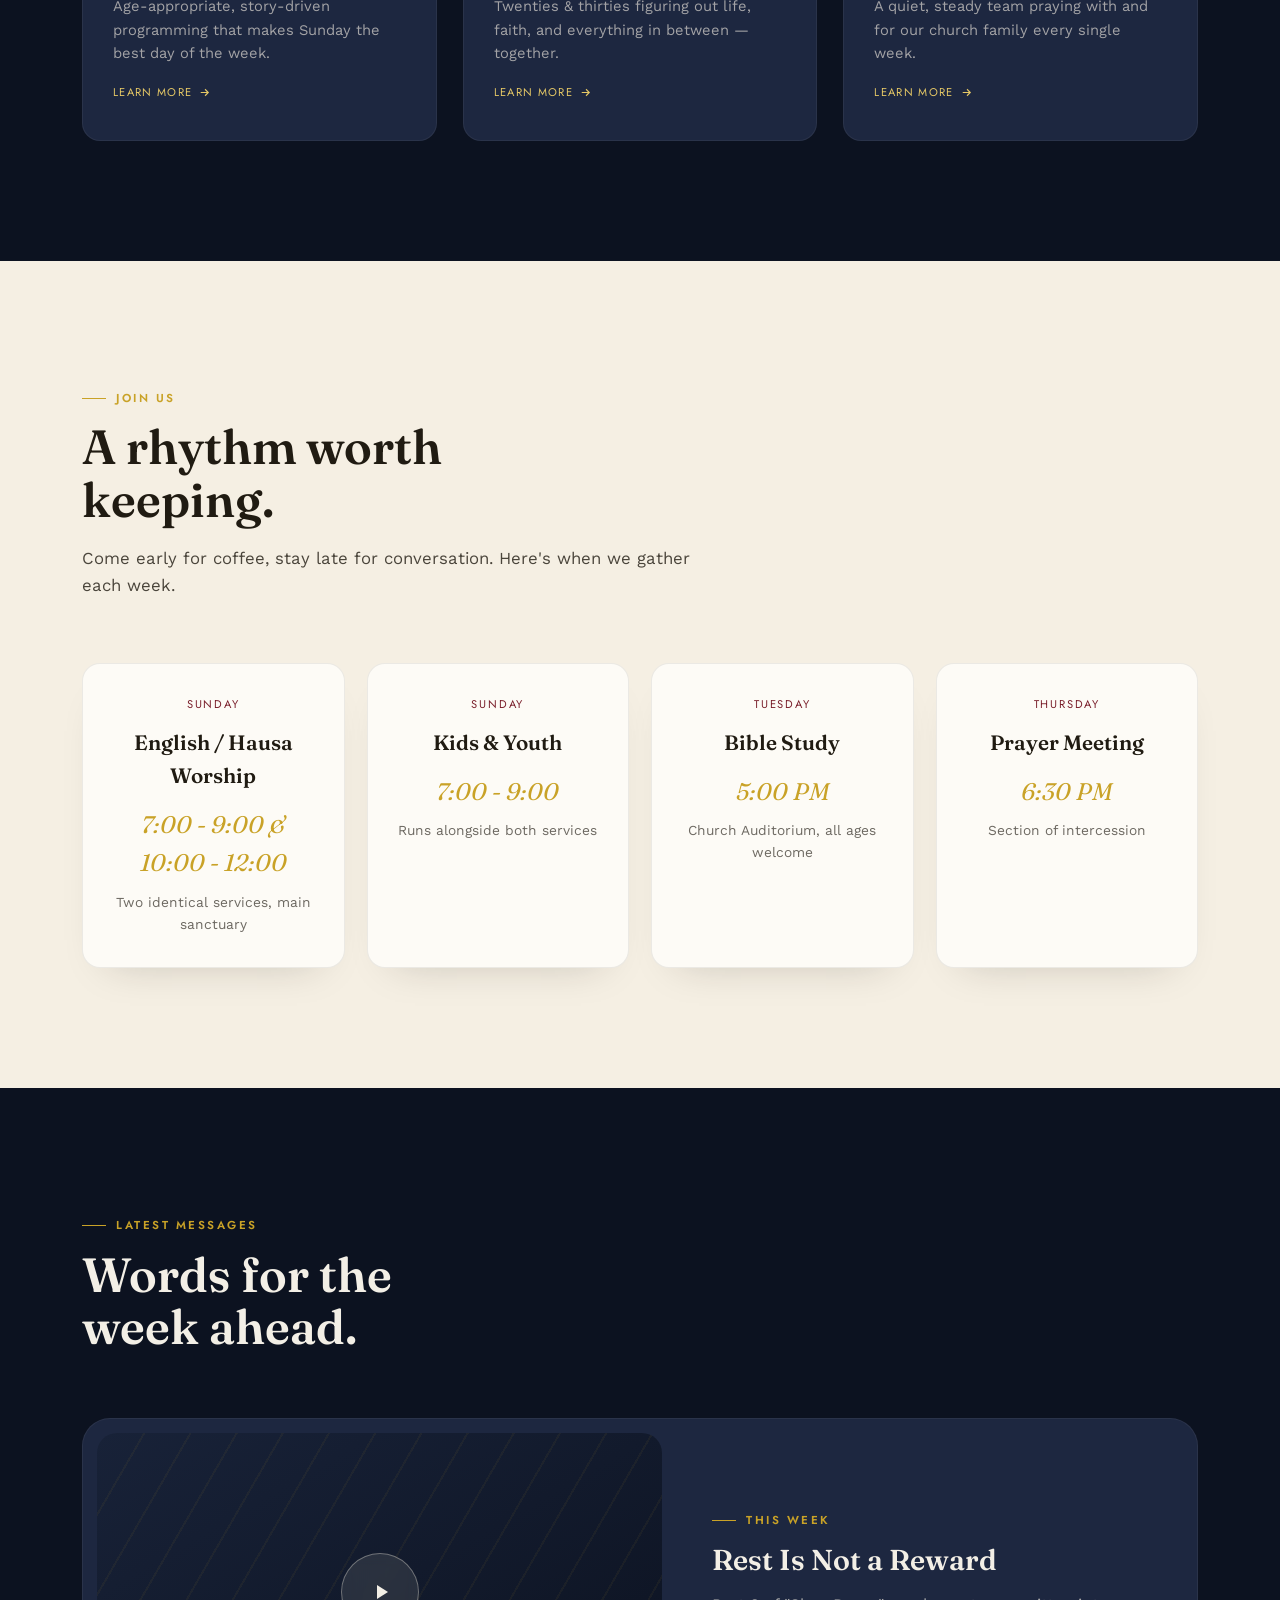
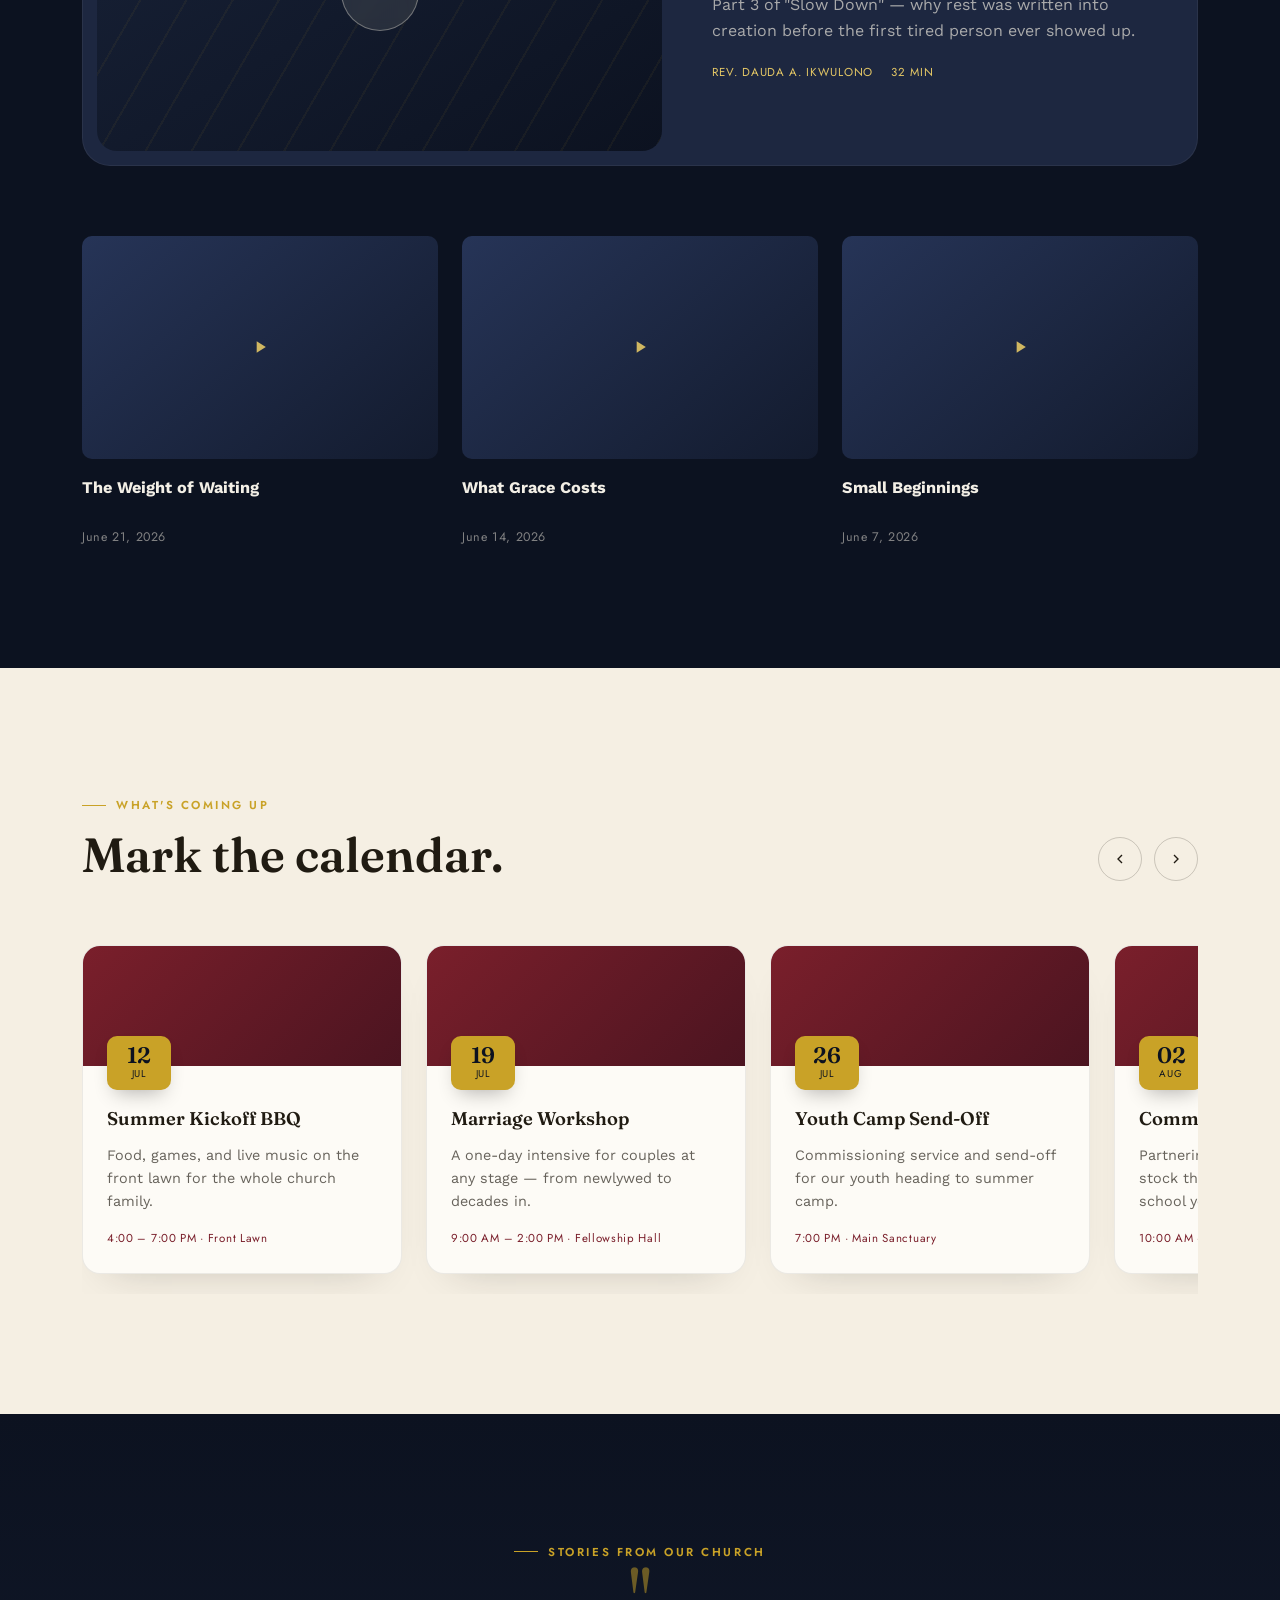
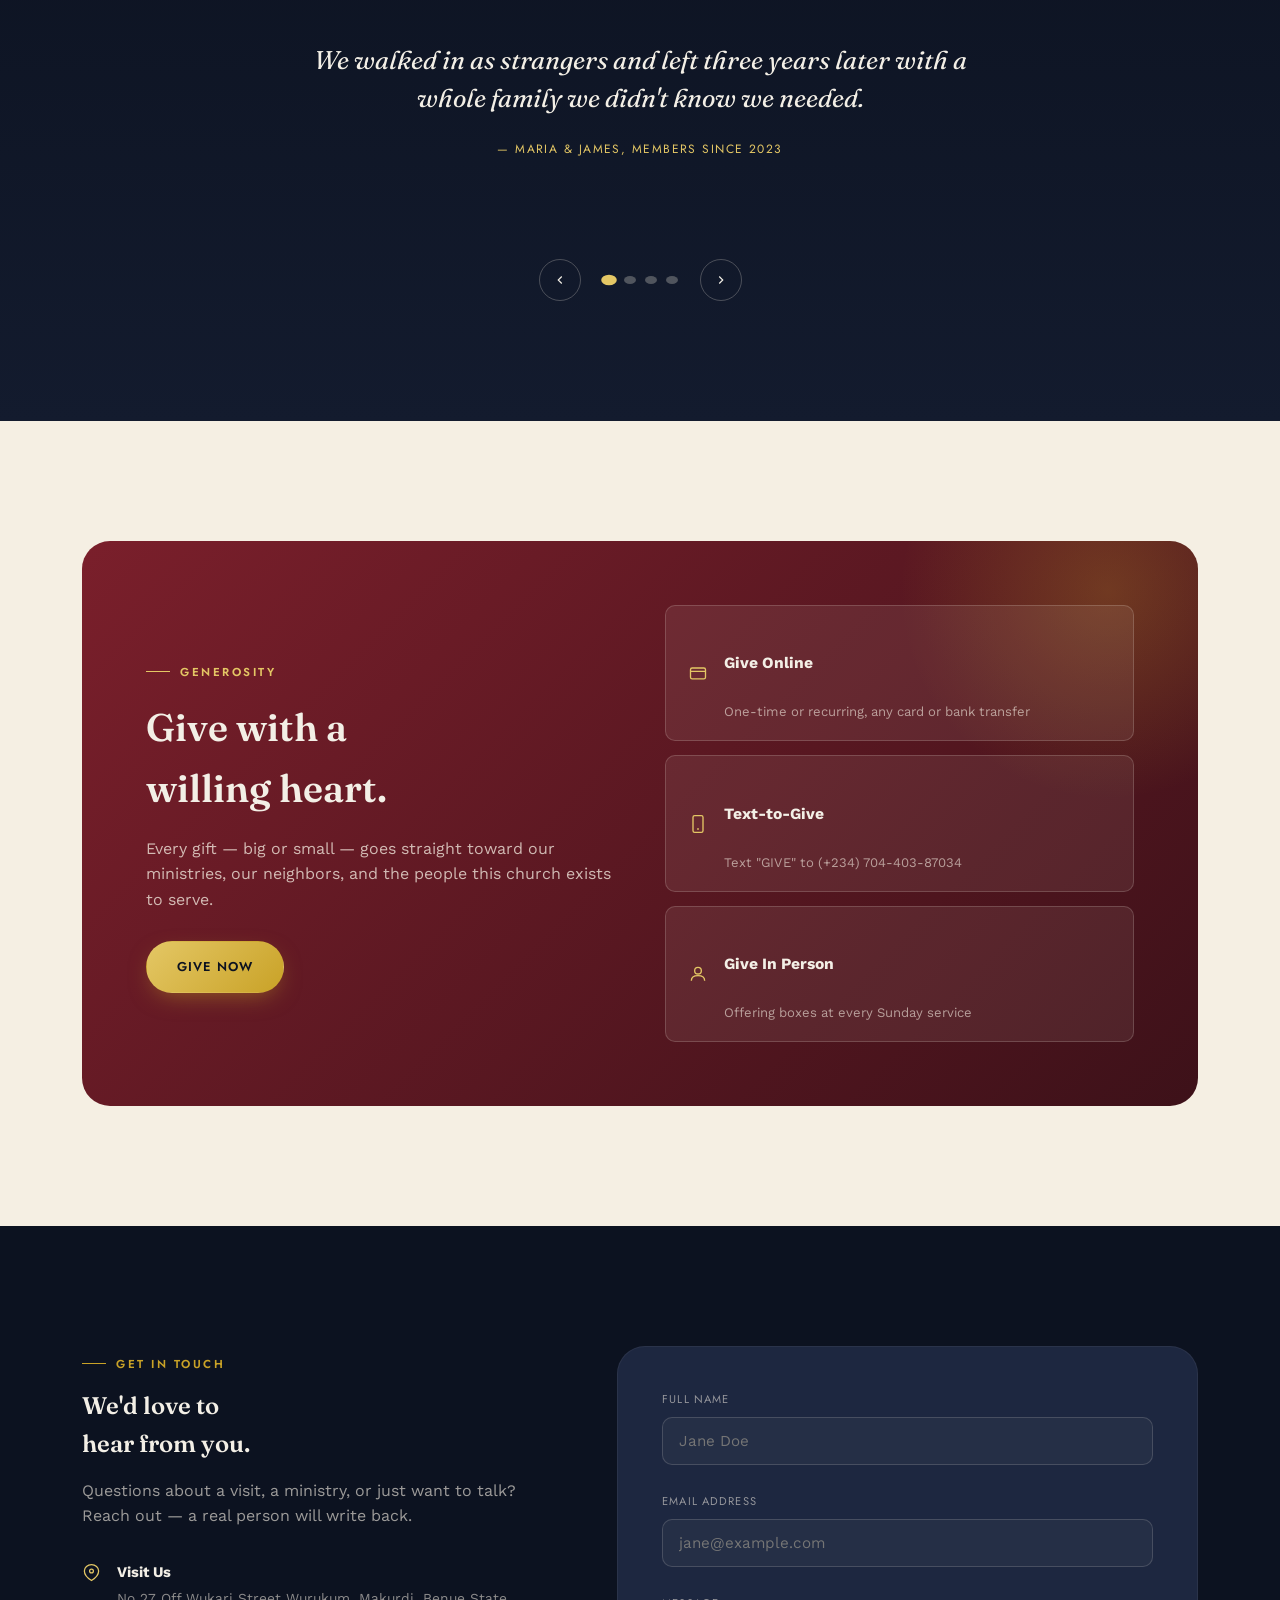
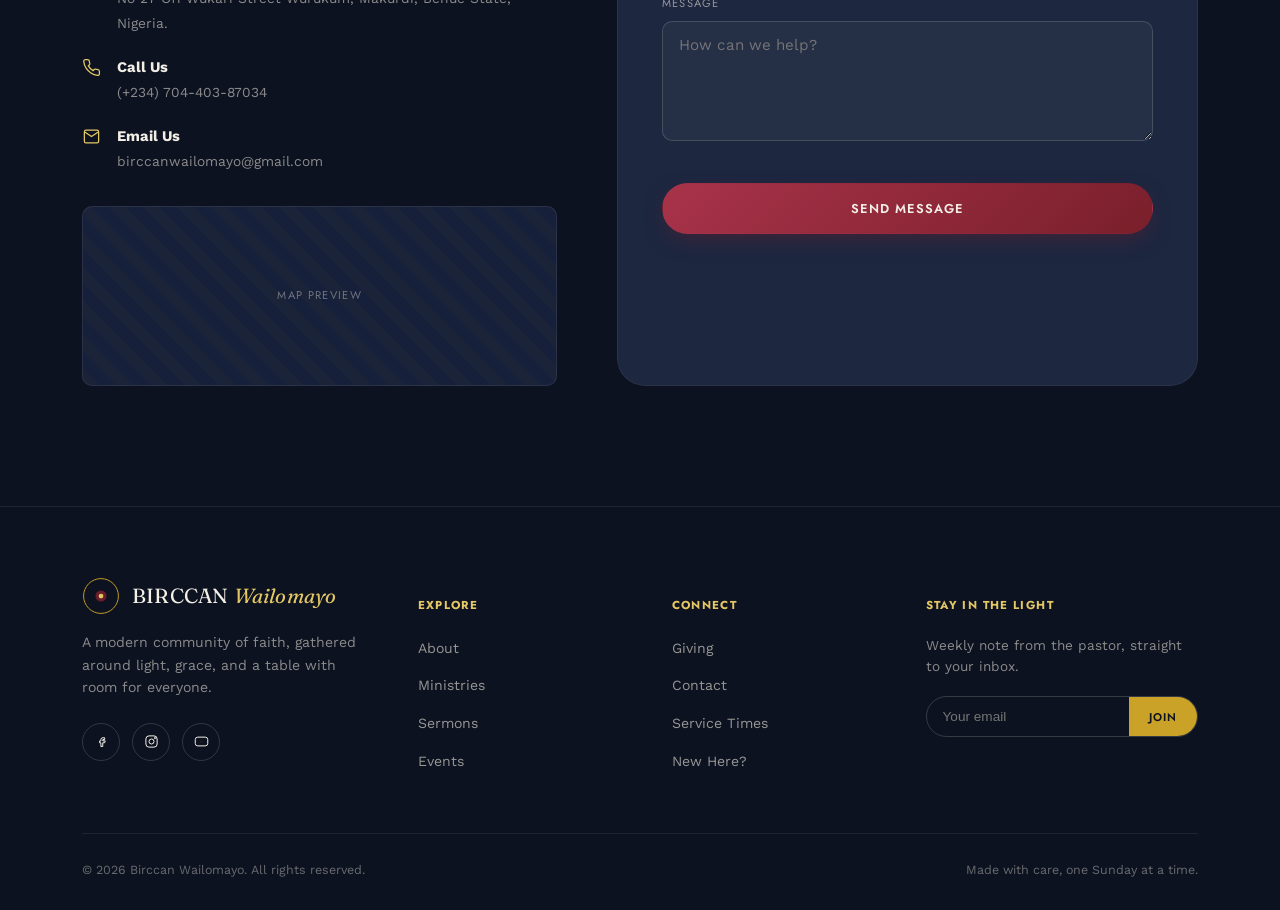
<file: Wailomayo Web Site/history2.html>
<!DOCTYPE html>
<html lang="en">
<head>
<meta charset="UTF-8">
<meta name="viewport" content="width=device-width, initial-scale=1.0">
<title>BIRCCAN Church Wailomayo — A Place for Light to Find You</title>
<meta name="description" content="BIRCCAN Church Wailomayo Chapel is a warm, modern community of faith. Join us for worship, community, and light.">

<!-- Fonts: Fraunces (characterful display serif) + Work Sans (clean body) + Jost (wide-tracked utility caps) -->
<link rel="preconnect" href="https://fonts.googleapis.com">
<link href="https://fonts.googleapis.com/css2?family=Fraunces:ital,opsz,wght@0,9..144,300;0,9..144,500;0,9..144,600;1,9..144,500&family=Work+Sans:wght@300;400;500;600&family=Jost:wght@500;600&display=swap" rel="stylesheet">
<link rel="stylesheet" href="history.css">
<link rel="icon" href="images\IMG-20260106-WA0004.jpg">

</head>
<body>

<!-- ============================== NAVBAR ============================== -->
<header class="navbar" id="navbar">
  <div class="container">
    <a href="#home" class="brand">
      <img src="images\IMG-20260106-WA0004.jpg" alt="" class="logo" width="50px">
      <span class="brand-name">BIRCCAN <em>Wailomayo</em></span>
    </a>

    <nav class="nav-links" id="navLinks">
      <a href="index.html" class="nav-link-item">Home</a>
      <a href="#about" class="nav-link-item">About</a>
      <a href="#ministries" class="nav-link-item">Ministries</a>
      <a href="#sermons" class="nav-link-item">Sermons</a>
      <a href="#events" class="nav-link-item">Events</a>
      <a href="#giving" class="nav-link-item">Giving</a>
      <a href="#contact" class="nav-link-item">Contact</a>
    </nav>

    <div class="nav-cta">
      <a href="#giving" class="btn btn-outline">Give</a>
      
      <button class="hamburger" id="hamburger" aria-label="Toggle menu">
        <span></span><span></span><span></span>
      </button>
    </div>
  </div>
</header>


<!-- ============================== ABOUT ============================== -->
<section class="about" id="about">
  <div class="container about-grid">
    <div class="about-art reveal">
      
    <div class="about-copy reveal">
      <div class="eyebrow">Who We Are</div>
      <h2>Faith that feels like <em style="font-style:italic;color:var(--burgundy);">home</em>, not homework.</h2>
      <p>
        His Second Tenure, <b>Elder Dogara Sendere</b> came up with so many factual and prospective points that has brought us to the level
        where we are today, not only our LCC here in Wailamayo, but the entire BIRCCAN Churches. He introduced the idea of organizing 
        meetings with the denominational (LCC) Leaders like <b>James Onah, Abraham Adanji, Isa Ishaya, Pastor Emmanuel .A. Ayitu, Timothy 
        Amodu,</b> who are the Pilots of all the LCC English Service Section, so as to effect the Spirit of harmony and uniformity among 
        the English Section cutting across all the LCC, he was made the Chairman of that group, though his idea was achieved and it has 
        helped a lot in all the activities of the English Section. 
      </p>
      <p>
        <b>Elder Abraham Adanji </b>was still the Secretary of <b>Elder Dogara Sendere</b> during his Second Tenure. During the reign of 
        <b>Elder Dogara Asendere,</b> the Church Youth Fellowship was revived. The movement was ignited by <b>Bro. Emmanuel Peter, Bro. 
            Isa Ishaya, Bro. Jonah </b>who left as a result of job transfer.
    </p>
    <p>
        The Youth grew in Service and commitment. The current Bible Study/Prayer Meeting currently now is as a result of the rise of the 
        Church Youth. The Youth had a fund raising which leads to opening of Bookshop and Fish Pond, which later collapse due to 
        inadequate knowledge to manage the Shop and Business. The First Youth President was Bro. Isa Ishaya and his Secretary as at then 
        was <b>Bro. Emmanuel Peter.</b>
    </p>
    <img src="images/timothy.png" alt="chairman" id="emma">
    <p>
        In the Year <b>2019 - 2021</b>, <b>Elder Timothy Amodu</b> was made the Chairman of the English Service Section again, with the 
        likes of <b>Elder Abraham Adanji, Pastor Emmanuel.A. Ayitu, Elder Gaius Akuchi, Elder Peter Osewiyo</b> who formed the Cabinet 
        under his Chairmanship. The Secretary of the Section during this time was Elder Gaius Akuchi and during this time a lot of things 
        happened for the betterment of the Section. Though, activities like Cooperate Prayers, Praying in tongues was strongly opposed by 
        the Council of Elders of the Mother Church that this practice of (Cooperate/Tonguing) is not indoctrinated in the Church 
        Constitution and this led to the Suspension of the group like Royal Priesthood (R.P.H), alongside other individuals who were 
        tagged as Rebellious Youths because of their refusal to adhere to the Constitution that is guiding the Church. 
    </p>
    <p>For this reasons, the Section at a point lost some of Her Young Men & Women to other Churches, efforts were put in place by the 
        Elders of the English Section to see that the Youths who were suspended back then will come to a compromise with the Mother Church
        Elders, that they will keep to the ethics guiding the Church but they were reluctant and their absence in the Church handicapped 
        some activities during Church Service until the Tenure of Elder Timothy elapse.
    </p>
    <img src="images/gaius.png" alt="chairman" id="gaius">
    <p>In the year <b>2021 - 2023, Elder Gaius Akuchi</b> who is the Secretary of the past Tenure was made the Chairman of the Section 
        (English Service) and his Cabinet Members are <b>Elder Abraham Adanji as the Secretary, Pastor Emmanuel .A. Ayitu, Elder Peter
        Osewiyo</b>. This Tenure did all things been possible to do so as to reverse the Suspension that was pronounced by the Council 
        of Elders of the Mother Church, in the Tenure of Elder Timothy Amodu on the group known as the Royal Priesthood (R.P.H) and it 
        was achieved but conditions was given by the Elders of the Mother Church that each person belonging to this group must come
        before the Congregation of the Church and attest to the fact that he or she will keep to the Rules or Doctrine guiding the 
        Church. 
    </p>
    <img src="images/emma agye.jpg" alt="Chairman" id="emma" height="350px">
    <p>
        The Elders of the English Service Section took this upon themselves back then that individuals who are affected should come and 
        do as demanded by the Church Council of Elders, so that we can continue from where we stopped but nobody showed up. Though, 
        Service still continued as usual till the Tenure ended but before the Chairman leave the office, he conducted election for the 
        Elders that are to take over after him. The likes of <b>Elder Emmanuel Agye, Elder Adah Wisdom, Elder Frank Awepa, Elder Markus 
        Emmanuel,</b> were elected, through open balloting and among them that were elected, <b>Elder Emmanuel Agye</b> was made Chairman 
        of the Section in the Year <b>2023 - 2025</b>. 
    </p>
    <p>
        This Tenure is one of the outstanding Tenure among all. The Chairman <b>Elder Emmanuel Agye</b> and his entourage sacrificially 
        took some responsibilities in the Section to see that the change they wanted will be effected via Leadership Training, merging 
        the Sub-Groups in the Section to become just one as the Choir or Singing Group in the Section. The Chairman himself is the 
        Custodian of the Drama Group under the Umbrella of the Royal Priesthood (R.P.H), which was resuscitated by the Chairman 
        <b>Elder Emmanuel Agye</b>, he is also the Leader and Guardian of the Drama Group.
    </p>
    <p>
        His presence and Leadership quality has been of good influence and inspiration to the Younger Generation of the Section and his 
        quality has really helped in the Section, in fact a lot of changes have come to stay in the Section.
    </p>
    <p>
        The Leadership of <b>Elder Emmanuel Agye </b>comprises of <b>Elder Frank. A. Awepa, Elder Abraham Adanji, Elder Adah Wisdom, 
            Elder Markus Emmanuel, Elder Peter Osewiyo, Pastor Emmanuel. A. Ayitu, Pastor Isa Ishaya, Apostle Friday .A. Amodu.</b> The 
            above names been listed are the present Pioneers of the Leadership System of the English Service Section, the Secretary of 
            the present Leadership is Elder Frank.A. Awepa who is so outstanding in doing his job as the Secretary of the Section presently.
    </p>
    
    <h2 id="photo">PHOTO GALLERY OF PAST & PRESENT EXCOS</h2>
   <img src="images/past2.jpg" alt="excos gallery" width="520px" id="pics">
   <img src="images/past1.png" alt="excos gallery" width="540px">
    
   <div id="pagination">
    <a href="history1.html"><</a>
    <a href="history1.html">1</a>
    <a href="history2.html" class="active">2</a>
    <a href="#">></a>
  </div>
    </div>
    </div>
  </div>
</section>

<!-- ============================== MINISTRIES ============================== -->
<section class="ministries on-dark" id="ministries">
  <div class="container">
    <div class="section-head reveal">
      <div class="eyebrow">Get Involved</div>
      <h2 style="color:var(--paper);">Find your place<br>in the story.</h2>
      <p>Every ministry here exists for one reason: to help people take the next step, whatever that looks like for them.</p>
    </div>

    <div class="ministries-grid reveal-stagger" id="ministriesGrid">
      <div class="m-card">
        <div class="m-icon"><svg viewBox="0 0 24 24" fill="none" stroke-width="1.6" stroke-linecap="round"><path d="M12 2l2.5 6.5L21 11l-6.5 2.5L12 20l-2.5-6.5L3 11l6.5-2.5z"/></svg></div>
        <h4>Worship &amp; Arts</h4>
        <p>Musicians, vocalists, and creatives shaping the sound and visual life of our services.</p>
        <a href="#contact" class="m-link">Learn more <svg viewBox="0 0 24 24" fill="none" stroke="currentColor" stroke-width="2"><path d="M5 12h14M13 6l6 6-6 6"/></svg></a>
      </div>
      <div class="m-card">
        <div class="m-icon"><svg viewBox="0 0 24 24" fill="none" stroke-width="1.6" stroke-linecap="round"><path d="M4 20c0-4 3-6 8-6s8 2 8 6M12 12a4 4 0 100-8 4 4 0 000 8z"/></svg></div>
        <h4>Youth Group</h4>
        <p>A safe, energetic space for middle and high schoolers to grow in faith and friendship.</p>
        <a href="#contact" class="m-link">Learn more <svg viewBox="0 0 24 24" fill="none" stroke="currentColor" stroke-width="2"><path d="M5 12h14M13 6l6 6-6 6"/></svg></a>
      </div>
      <div class="m-card">
        <div class="m-icon"><svg viewBox="0 0 24 24" fill="none" stroke-width="1.6" stroke-linecap="round"><path d="M12 21s-7-4.6-9.5-9C.6 7.9 3 4 6.8 4c2 0 3.6 1.2 5.2 3 1.6-1.8 3.2-3 5.2-3 3.8 0 6.2 3.9 4.3 8-2.5 4.4-9.5 9-9.5 9z"/></svg></div>
        <h4>Outreach &amp; Missions</h4>
        <p>Local food pantries to global partnerships — practical love in our city and beyond.</p>
        <a href="#contact" class="m-link">Learn more <svg viewBox="0 0 24 24" fill="none" stroke="currentColor" stroke-width="2"><path d="M5 12h14M13 6l6 6-6 6"/></svg></a>
      </div>
      <div class="m-card">
        <div class="m-icon"><svg viewBox="0 0 24 24" fill="none" stroke-width="1.6" stroke-linecap="round"><path d="M9 21h6M12 3a5 5 0 015 5c0 2.4-1.6 3.6-2.5 4.5-.7.7-1 1.3-1 2.5H9c0-1.2-.3-1.8-1-2.5C7.1 11.6 5.5 10.4 5.5 8A5 5 0 0112 3z"/></svg></div>
        <h4>Kids Church</h4>
        <p>Age-appropriate, story-driven programming that makes Sunday the best day of the week.</p>
        <a href="#contact" class="m-link">Learn more <svg viewBox="0 0 24 24" fill="none" stroke="currentColor" stroke-width="2"><path d="M5 12h14M13 6l6 6-6 6"/></svg></a>
      </div>
      <div class="m-card">
        <div class="m-icon"><svg viewBox="0 0 24 24" fill="none" stroke-width="1.6" stroke-linecap="round"><path d="M4 4h16v12H7l-3 3V4z"/></svg></div>
        <h4>Young Adults</h4>
        <p>Twenties &amp; thirties figuring out life, faith, and everything in between — together.</p>
        <a href="#contact" class="m-link">Learn more <svg viewBox="0 0 24 24" fill="none" stroke="currentColor" stroke-width="2"><path d="M5 12h14M13 6l6 6-6 6"/></svg></a>
      </div>
      <div class="m-card">
        <div class="m-icon"><svg viewBox="0 0 24 24" fill="none" stroke-width="1.6" stroke-linecap="round"><path d="M12 3v3M12 18v3M4.2 4.2l2.1 2.1M17.7 17.7l2.1 2.1M3 12h3M18 12h3M4.2 19.8l2.1-2.1M17.7 6.3l2.1-2.1"/><circle cx="12" cy="12" r="4"/></svg></div>
        <h4>Prayer Ministry</h4>
        <p>A quiet, steady team praying with and for our church family every single week.</p>
        <a href="#contact" class="m-link">Learn more <svg viewBox="0 0 24 24" fill="none" stroke="currentColor" stroke-width="2"><path d="M5 12h14M13 6l6 6-6 6"/></svg></a>
      </div>
    </div>
  </div>
</section>

<!-- ============================== SERVICE TIMES ============================== -->
<section class="times" id="times">
  <div class="container">
    <div class="section-head reveal">
      <div class="eyebrow">Join Us</div>
      <h2>A rhythm worth<br>keeping.</h2>
      <p>Come early for coffee, stay late for conversation. Here's when we gather each week.</p>
    </div>

    <div class="times-grid reveal-stagger">
      <div class="time-card">
        <div class="day">Sunday</div>
        <h4>English / Hausa Worship</h4>
        <div class="hr">7:00 - 9:00 &amp; 10:00 - 12:00</div>
        <p>Two identical services, main sanctuary</p>
      </div>
      <div class="time-card">
        <div class="day">Sunday</div>
        <h4>Kids &amp; Youth</h4>
        <div class="hr">7:00 - 9:00</div>
        <p>Runs alongside both services</p>
      </div>
      <div class="time-card">
        <div class="day">Tuesday</div>
        <h4>Bible Study</h4>
        <div class="hr">5:00 PM</div>
        <p>Church Auditorium, all ages welcome</p>
      </div>
      <div class="time-card">
        <div class="day">Thursday</div>
        <h4>Prayer Meeting</h4>
        <div class="hr">6:30 PM</div>
        <p>Section of intercession</p>
      </div>
    </div>
  </div>
</section>

<!-- ============================== SERMONS ============================== -->
<section class="sermons on-dark" id="sermons">
  <div class="container">
    <div class="section-head reveal">
      <div class="eyebrow">Latest Messages</div>
      <h2 style="color:var(--paper);">Words for the<br>week ahead.</h2>
    </div>

    <div class="sermon-feature reveal">
      <div class="player">
        <button class="play-btn" aria-label="Play latest sermon">
          <svg viewBox="0 0 24 24"><path d="M8 5v14l11-7z"/></svg>
        </button>
      </div>
      <div class="sermon-feature-copy">
        <div class="eyebrow">This Week</div>
        <h3>Rest Is Not a Reward</h3>
        <p>Part 3 of "Slow Down" — why rest was written into creation before the first tired person ever showed up.</p>
        <div class="meta"><span>Rev. Dauda A. Ikwulono</span><span>32 min</span></div>
      </div>
    </div>

    <div class="sermon-grid reveal-stagger">
      <div class="s-card">
        <div class="s-thumb"><svg viewBox="0 0 24 24"><path d="M8 5v14l11-7z"/></svg></div>
        <h5>The Weight of Waiting</h5>
        <div class="s-date">June 21, 2026</div>
      </div>
      <div class="s-card">
        <div class="s-thumb"><svg viewBox="0 0 24 24"><path d="M8 5v14l11-7z"/></svg></div>
        <h5>What Grace Costs</h5>
        <div class="s-date">June 14, 2026</div>
      </div>
      <div class="s-card">
        <div class="s-thumb"><svg viewBox="0 0 24 24"><path d="M8 5v14l11-7z"/></svg></div>
        <h5>Small Beginnings</h5>
        <div class="s-date">June 7, 2026</div>
      </div>
    </div>
  </div>
</section>

<!-- ============================== EVENTS ============================== -->
<section class="events" id="events">
  <div class="container">
    <div class="section-head reveal" style="display:flex; align-items:flex-end; justify-content:space-between; max-width:none; flex-wrap:wrap; gap:24px;">
      <div>
        <div class="eyebrow">What's Coming Up</div>
        <h2>Mark the calendar.</h2>
      </div>
      <div class="events-nav">
        <button class="scroll-btn" id="scrollLeft" aria-label="Scroll left"><svg viewBox="0 0 24 24" fill="none" stroke="currentColor" stroke-width="2"><path d="M15 6l-6 6 6 6"/></svg></button>
        <button class="scroll-btn" id="scrollRight" aria-label="Scroll right"><svg viewBox="0 0 24 24" fill="none" stroke="currentColor" stroke-width="2"><path d="M9 6l6 6-6 6"/></svg></button>
      </div>
    </div>

    <div class="events-scroll reveal" id="eventsScroll">
      <div class="e-card">
        <div class="e-banner"><div class="e-date"><div class="d">12</div><div class="m">Jul</div></div></div>
        <div class="e-body">
          <h4>Summer Kickoff BBQ</h4>
          <p>Food, games, and live music on the front lawn for the whole church family.</p>
          <div class="e-time">4:00 – 7:00 PM · Front Lawn</div>
        </div>
      </div>
      <div class="e-card">
        <div class="e-banner"><div class="e-date"><div class="d">19</div><div class="m">Jul</div></div></div>
        <div class="e-body">
          <h4>Marriage Workshop</h4>
          <p>A one-day intensive for couples at any stage — from newlywed to decades in.</p>
          <div class="e-time">9:00 AM – 2:00 PM · Fellowship Hall</div>
        </div>
      </div>
      <div class="e-card">
        <div class="e-banner"><div class="e-date"><div class="d">26</div><div class="m">Jul</div></div></div>
        <div class="e-body">
          <h4>Youth Camp Send-Off</h4>
          <p>Commissioning service and send-off for our youth heading to summer camp.</p>
          <div class="e-time">7:00 PM · Main Sanctuary</div>
        </div>
      </div>
      <div class="e-card">
        <div class="e-banner"><div class="e-date"><div class="d">02</div><div class="m">Aug</div></div></div>
        <div class="e-body">
          <h4>Community Food Drive</h4>
          <p>Partnering with our neighbors to stock the local pantry ahead of the school year.</p>
          <div class="e-time">10:00 AM – 1:00 PM · Parking Lot</div>
        </div>
      </div>
      <div class="e-card">
        <div class="e-banner"><div class="e-date"><div class="d">16</div><div class="m">Aug</div></div></div>
        <div class="e-body">
          <h4>Baptism Sunday</h4>
          <p>Join us as we celebrate a new group of believers taking their next step.</p>
          <div class="e-time">9:00 &amp; 11:00 AM · Main Sanctuary</div>
        </div>
      </div>
    </div>
  </div>
</section>

<!-- ============================== TESTIMONIALS ============================== -->
<section class="testimonials on-dark">
  <div class="container t-wrap reveal">
    <div class="eyebrow" style="justify-content:center;">Stories From Our Church</div>
    <div class="t-quote-mark">"</div>
    <div class="t-track" id="tTrack">
      <div class="t-slide active">
        <p>We walked in as strangers and left three years later with a whole family we didn't know we needed.</p>
        <div class="t-author">— Maria &amp; James, Members Since 2023</div>
      </div>
      <div class="t-slide">
        <p>The kids ministry is the reason my son actually asks to go to church. That says everything.</p>
        <div class="t-author">— Deborah K., Parent</div>
      </div>
      <div class="t-slide">
        <p>I've never felt pressure here — just patience, and a lot of really good coffee.</p>
        <div class="t-author">— Tabitha R., Joshua Aseku</div>
      </div>
      <div class="t-slide">
        <p>Birccan Wailomayo met us in the hardest season of our marriage and never once looked away.</p>
        <div class="t-author">— Aisha &amp; Daniel, Members Since 2018</div>
      </div>
    </div>
    <div class="t-controls">
      <button class="t-arrow" id="tPrev" aria-label="Previous testimonial"><svg viewBox="0 0 24 24" fill="none" stroke="currentColor" stroke-width="2"><path d="M15 6l-6 6 6 6"/></svg></button>
      <div class="t-dots" id="tDots"></div>
      <button class="t-arrow" id="tNext" aria-label="Next testimonial"><svg viewBox="0 0 24 24" fill="none" stroke="currentColor" stroke-width="2"><path d="M9 6l6 6-6 6"/></svg></button>
    </div>
  </div>
</section>

<!-- ============================== GIVING ============================== -->
<section class="giving" id="giving">
  <div class="container">
    <div class="giving-panel reveal">
      <div class="giving-copy">
        <div class="eyebrow">Generosity</div>
        <h2>Give with a<br>willing heart.</h2>
        <p>Every gift — big or small — goes straight toward our ministries, our neighbors, and the people this church exists to serve.</p>
        <a href="#" class="btn btn-gold">Give Now</a>
      </div>
      <div class="give-options">
        <div class="give-opt">
          <svg viewBox="0 0 24 24" fill="none" stroke="currentColor" stroke-width="1.6"><rect x="3" y="6" width="18" height="13" rx="2"/><path d="M3 10h18"/></svg>
          <div><h5>Give Online</h5><p>One-time or recurring, any card or bank transfer</p></div>
        </div>
        <div class="give-opt">
          <svg viewBox="0 0 24 24" fill="none" stroke="currentColor" stroke-width="1.6"><rect x="6" y="2" width="12" height="20" rx="2"/><path d="M11 18h2"/></svg>
          <div><h5>Text-to-Give</h5><p>Text "GIVE" to (+234) 704-403-87034</p></div>
        </div>
        <div class="give-opt">
          <svg viewBox="0 0 24 24" fill="none" stroke="currentColor" stroke-width="1.6"><path d="M4 20c0-4 3-6 8-6s8 2 8 6"/><circle cx="12" cy="8" r="4"/></svg>
          <div><h5>Give In Person</h5><p>Offering boxes at every Sunday service</p></div>
        </div>
      </div>
    </div>
  </div>
</section>

<!-- ============================== CONTACT ============================== -->
<section class="contact on-dark" id="contact">
  <div class="container contact-grid">
    <div class="contact-info reveal">
      <div class="eyebrow">Get in Touch</div>
      <h3 style="margin-top:14px;">We'd love to<br>hear from you.</h3>
      <p>Questions about a visit, a ministry, or just want to talk? Reach out — a real person will write back.</p>

      <ul class="contact-list">
        <li>
          <svg viewBox="0 0 24 24" fill="none" stroke="currentColor" stroke-width="1.6"><path d="M12 21s-7-4.6-9.5-9C.6 7.9 3 4 6.8 4c2 0 3.6 1.2 5.2 3 1.6-1.8 3.2-3 5.2-3 3.8 0 6.2 3.9 4.3 8-2.5 4.4-9.5 9-9.5 9z" opacity="0"/><path d="M12 2C7 2 3 6 3 10c0 6.5 9 12 9 12s9-5.5 9-12c0-4-4-8-9-8z"/><circle cx="12" cy="10" r="2.4"/></svg>
          <div><strong>Visit Us</strong><span>No 27 Off Wukari Street Wurukum, Makurdi, Benue State, Nigeria.</span></div>
        </li>
        <li>
          <svg viewBox="0 0 24 24" fill="none" stroke="currentColor" stroke-width="1.6"><path d="M22 16.9v3a2 2 0 01-2.2 2 19.8 19.8 0 01-8.6-3 19.5 19.5 0 01-6-6A19.8 19.8 0 012.2 4.2 2 2 0 014.2 2h3a2 2 0 012 1.7c.1.9.3 1.8.6 2.7a2 2 0 01-.4 2.1L8 9.9a16 16 0 006 6l1.4-1.4a2 2 0 012.1-.4c.9.3 1.8.5 2.7.6a2 2 0 011.7 2z"/></svg>
          <div><strong>Call Us</strong><span>(+234) 704-403-87034</span></div>
        </li>
        <li>
          <svg viewBox="0 0 24 24" fill="none" stroke="currentColor" stroke-width="1.6"><path d="M4 4h16v16H4z" opacity="0"/><path d="M3 6l9 6 9-6"/><rect x="3" y="4" width="18" height="16" rx="2"/></svg>
          <div><strong>Email Us</strong><span>birccanwailomayo@gmail.com</span></div>
        </li>
      </ul>

      <div class="map-box"><span>Map Preview</span></div>
    </div>

    <div class="form-card reveal">
      <form id="contactForm" novalidate>
        <div class="field" id="fieldName">
          <label for="name">Full Name</label>
          <input type="text" id="name" name="name" placeholder="Jane Doe">
          <span class="err-msg">Please tell us your name.</span>
        </div>
        <div class="field" id="fieldEmail">
          <label for="email">Email Address</label>
          <input type="email" id="email" name="email" placeholder="jane@example.com">
          <span class="err-msg">Please enter a valid email address.</span>
        </div>
        <div class="field" id="fieldMessage">
          <label for="message">Message</label>
          <textarea id="message" name="message" placeholder="How can we help?"></textarea>
          <span class="err-msg">Please add a short message.</span>
        </div>
        <button type="submit" class="btn btn-burgundy form-submit">Send Message</button>
        <div class="form-success" id="formSuccess">Thank you — your message is on its way. We'll be in touch soon.</div>
      </form>
    </div>
  </div>
</section>

<!-- ============================== FOOTER ============================== -->
<footer>
  <div class="container">
    <div class="footer-grid">
      <div class="footer-brand">
        <a href="#home" class="brand">
          <svg class="brand-mark" viewBox="0 0 48 48" fill="none">
            <circle cx="24" cy="24" r="22" stroke="#C9A227" stroke-width="1.2"/>
            <circle cx="24" cy="24" r="7" fill="#7A1F2B" opacity=".85"/>
            <circle cx="24" cy="24" r="3" fill="#E4C765"/>
          </svg>
          <span class="brand-name">BIRCCAN <em>Wailomayo</em></span>
        </a>
        <p>A modern community of faith, gathered around light, grace, and a table with room for everyone.</p>
        <div class="footer-social">
          <a href="#" aria-label="Facebook"><svg viewBox="0 0 24 24" fill="none" stroke="currentColor" stroke-width="1.6"><path d="M14 9h3V6h-3a3 3 0 00-3 3v2H9v3h2v6h3v-6h3l1-3h-4v-1a1 1 0 011-1z"/></svg></a>
          <a href="#" aria-label="Instagram"><svg viewBox="0 0 24 24" fill="none" stroke="currentColor" stroke-width="1.6"><rect x="3" y="3" width="18" height="18" rx="5"/><circle cx="12" cy="12" r="4"/><circle cx="17.5" cy="6.5" r="1"/></svg></a>
          <a href="#" aria-label="YouTube"><svg viewBox="0 0 24 24" fill="none" stroke="currentColor" stroke-width="1.6"><rect x="2" y="5" width="20" height="14" rx="4"/><path d="M10 9l6 3-6 3z" fill="currentColor" stroke="none"/></svg></a>
        </div>
      </div>

      <div class="footer-col">
        <h5>Explore</h5>
        <ul>
          <li><a href="#about">About</a></li>
          <li><a href="#ministries">Ministries</a></li>
          <li><a href="#sermons">Sermons</a></li>
          <li><a href="#events">Events</a></li>
        </ul>
      </div>

      <div class="footer-col">
        <h5>Connect</h5>
        <ul>
          <li><a href="#giving">Giving</a></li>
          <li><a href="#contact">Contact</a></li>
          <li><a href="#times">Service Times</a></li>
          <li><a href="#">New Here?</a></li>
        </ul>
      </div>

      <div class="footer-col">
        <h5>Stay in the Light</h5>
        <p style="color:rgba(245,239,227,.55); font-size:.85rem;">Weekly note from the pastor, straight to your inbox.</p>
        <form class="newsletter-form" onsubmit="event.preventDefault(); this.querySelector('button').textContent='Subscribed ✓';">
          <input type="email" placeholder="Your email" required>
          <button type="submit">Join</button>
        </form>
      </div>
    </div>

    <div class="footer-bottom">
      <span>© 2026 Birccan Wailomayo. All rights reserved.</span>
      <span>Made with care, one Sunday at a time.</span>
    </div>
  </div>
</footer>

<script src="script.js">

</script>
</body>
</html>
</file>
<file: style.css>
/* ==========================================================================
   0. DESIGN TOKENS
   ========================================================================== */
:root{
  --navy-ink:      #0C1220;   /* deepest background */
  --navy:          #131B2E;   /* primary dark background */
  --navy-soft:     #1D2740;   /* elevated dark surface */
  --cream:         #F5EFE3;   /* light section background */
  --cream-card:    #FDFBF6;   /* light card surface */
  --burgundy:      #7A1F2B;   /* deep accent */
  --burgundy-glow: #A8334A;
  --gold:          #C9A227;   /* light accent */
  --gold-soft:     #E4C765;
  --ink:           #201B12;   /* body text on cream */
  --paper:         #F3EFE6;   /* body text on navy */

  --font-display:  'Fraunces', Georgia, serif;
  --font-body:     'Work Sans', -apple-system, sans-serif;
  --font-label:    'Jost', sans-serif;

  --radius-sm: 10px;
  --radius-md: 18px;
  --radius-lg: 28px;

  --ease: cubic-bezier(.22,.61,.36,1);
}

*,*::before,*::after{ box-sizing:border-box; }
html{ scroll-behavior:smooth; }
body{
  margin:0;
  font-family: var(--font-body);
  background: var(--cream);
  color: var(--ink);
  line-height:1.6;
  -webkit-font-smoothing: antialiased;
  overflow-x:hidden;
}
img{ max-width:100%; display:block; }
a{ color:inherit; text-decoration:none; }
button{ font-family:inherit; cursor:pointer; }
ul{ list-style:none; margin:0; padding:0; }
h1,h2,h3,h4{ font-family: var(--font-display); margin:0; font-weight:600; }
p{ margin:0; }

.container{
  width:100%;
  max-width:1180px;
  margin:0 auto;
  padding:0 32px;
  
}

.eyebrow{
  font-family: var(--font-label);
  font-size:.72rem;
  letter-spacing:.22em;
  text-transform:uppercase;
  font-weight:600;
  color: var(--gold);
  display:inline-flex;
  align-items:center;
  gap:10px;
}
.eyebrow::before{
  content:"";
  width:24px; height:1px;
  background: var(--gold);
}

section{ position:relative; padding:120px 0; }
.section-head{ max-width:640px; margin-bottom:64px; }
.section-head h2{ font-size:clamp(2rem,4vw,3rem); margin-top:14px; line-height:1.1; }
.section-head p{ margin-top:18px; font-size:1.05rem; opacity:.8; }
.on-dark .section-head p{ color: var(--paper); opacity:.72; }

/* Reveal-on-scroll base state (JS adds .in-view) */
.reveal{
  opacity:0;
  transform: translateY(28px);
  transition: opacity .8s var(--ease), transform .8s var(--ease);
}
.reveal.in-view{ opacity:1; transform:none; }
.reveal-stagger > *{
  opacity:0; transform: translateY(24px);
  transition: opacity .7s var(--ease), transform .7s var(--ease);
}
.reveal-stagger.in-view > *{ opacity:1; transform:none; }
.reveal-stagger.in-view > *:nth-child(1){ transition-delay:.05s; }
.reveal-stagger.in-view > *:nth-child(2){ transition-delay:.14s; }
.reveal-stagger.in-view > *:nth-child(3){ transition-delay:.23s; }
.reveal-stagger.in-view > *:nth-child(4){ transition-delay:.32s; }
.reveal-stagger.in-view > *:nth-child(5){ transition-delay:.41s; }
.reveal-stagger.in-view > *:nth-child(6){ transition-delay:.5s; }

@media (prefers-reduced-motion: reduce){
  html{ scroll-behavior:auto; }
  *{ animation-duration:.001s !important; animation-iteration-count:1 !important; transition-duration:.001s !important; }
  .reveal,.reveal-stagger > *{ opacity:1 !important; transform:none !important; }
}

/* Buttons */
.btn{
  display:inline-flex; align-items:center; justify-content:center; gap:10px;
  padding:15px 30px;
  border-radius: 999px;
  font-family: var(--font-label);
  font-size:.8rem;
  letter-spacing:.08em;
  text-transform:uppercase;
  font-weight:600;
  border:1px solid transparent;
  transition: transform .35s var(--ease), box-shadow .35s var(--ease), background .35s var(--ease), color .35s var(--ease), border-color .35s var(--ease);
  white-space:nowrap;
}
.btn-gold{
  background: linear-gradient(135deg, var(--gold-soft), var(--gold));
  color: var(--navy-ink);
  box-shadow: 0 8px 24px -8px rgba(201,162,39,.55);
}
.btn-gold:hover{ transform: translateY(-3px); box-shadow: 0 14px 32px -10px rgba(201,162,39,.7); }
.btn-outline{
  background:transparent;
  border-color: rgba(245,239,227,.4);
  color: var(--paper);
}

.readmore{
    font-size:15px;
    font-style: italic;
    color: var(--burgundy-glow);

}

.btn-outline:hover{ border-color: var(--gold-soft); color: var(--gold-soft); transform: translateY(-3px); }
.btn-outline.on-light{ border-color: rgba(32,27,18,.25); color: var(--ink); }
.btn-outline.on-light:hover{ border-color: var(--burgundy); color: var(--burgundy); }
.btn-burgundy{
  background: linear-gradient(135deg, var(--burgundy-glow), var(--burgundy));
  color: var(--paper);
  box-shadow: 0 8px 24px -8px rgba(122,31,43,.55);
}
.btn-burgundy:hover{ transform: translateY(-3px); box-shadow: 0 14px 32px -10px rgba(122,31,43,.7); }

/* ==========================================================================
   1. NAVBAR
   ========================================================================== */
.navbar{
  position:fixed; top:0; left:0; right:0; z-index:1000;
  padding: 26px 0;
  transition: padding .4s var(--ease), background .4s var(--ease), box-shadow .4s var(--ease);
  border-bottom: 2px solid var(--gold);
  background-color: var(--navy-ink);
}
.navbar .container{ display:flex; align-items:center; justify-content:space-between; }
.navbar.scrolled{
  padding:14px 0;
  background: rgba(12,18,32,.86);
  backdrop-filter: blur(14px);
  box-shadow: 0 10px 30px -12px rgba(0,0,0,.4);
}

.brand{ display:flex; align-items:center; gap:12px; }
.brand-mark{ width:38px; height:38px; flex-shrink:0; }
.brand-name{
  font-family: var(--font-display);
  font-size:1.28rem;
  color: var(--paper);
  letter-spacing:.01em;
}
.brand-name em{ font-style:italic; color: var(--gold-soft); }

.nav-links{ display:flex; align-items:center; gap:38px; }
.nav-links a{
  font-family: var(--font-label);
  font-size:.78rem;
  letter-spacing:.1em;
  text-transform:uppercase;
  color: rgba(245,239,227,.82);
  position:relative;
  padding:4px 0;
  transition: color .3s;
}
.nav-links a::after{
  content:""; position:absolute; left:0; bottom:-4px;
  width:0; height:1px; background: var(--gold-soft);
  transition: width .35s var(--ease);
}
.nav-links a:hover{ color: var(--gold-soft); }
.nav-links a:hover::after{ width:100%; }

.nav-cta{ display:flex; align-items:center; gap:18px; }

.hamburger{
  display:none; flex-direction:column; justify-content:center; gap:5px;
  width:40px; height:40px; background:transparent; border:none; z-index:1100;
}
.hamburger span{
  width:22px; height:2px; background: var(--paper); margin:0 auto;
  transition: transform .4s var(--ease), opacity .3s var(--ease), background .3s;
}
.hamburger.open span:nth-child(1){ transform: translateY(7px) rotate(45deg); }
.hamburger.open span:nth-child(2){ opacity:0; }
.hamburger.open span:nth-child(3){ transform: translateY(-7px) rotate(-45deg); }

/* ==========================================================================
   2. HERO — signature stained-glass rose window
   ========================================================================== */
.hero{
  position:relative;
  min-height:100vh;
  display:flex; align-items:center; justify-content:center;
  background:
    radial-gradient(120% 90% at 50% -10%, #1c2740 0%, var(--navy) 45%, var(--navy-ink) 100%);
  overflow:hidden;
  text-align:center;
  padding: 160px 24px 100px;
}


@keyframes window-rotate{ to{ transform: translate(-50%,-50%) rotate(360deg); } }

.hero-rays{
  position:absolute; inset:0;
  background: conic-gradient(from 0deg at 50% 50%,
      rgba(201,162,39,0) 0deg, rgba(201,162,39,.16) 8deg, rgba(201,162,39,0) 22deg,
      rgba(201,162,39,0) 70deg, rgba(201,162,39,.13) 78deg, rgba(201,162,39,0) 92deg,
      rgba(201,162,39,0) 150deg, rgba(201,162,39,.16) 158deg, rgba(201,162,39,0) 172deg,
      rgba(201,162,39,0) 230deg, rgba(201,162,39,.13) 238deg, rgba(201,162,39,0) 252deg,
      rgba(201,162,39,0) 300deg, rgba(201,162,39,.16) 308deg, rgba(201,162,39,0) 322deg);
  mix-blend-mode: screen;
  animation: window-rotate 90s linear infinite reverse;
}

.hero-inner{ position:relative; z-index:2; max-width:760px; margin:0 auto; }
.hero-eyebrow{
  font-family: var(--font-label); font-size:.75rem; letter-spacing:.3em;
  text-transform:uppercase; color: var(--gold-soft); opacity:0;
  animation: rise .9s .15s var(--ease) forwards;
}
.hero h1{
  color: var(--paper);
  font-size: clamp(3rem, 5vw, 3rem);
  margin-top:22px;
  opacity:0;
  animation: rise 1s .3s var(--ease) forwards;
}
.hero h1 em{ font-style:italic; color: transparent; -webkit-text-stroke: 1px var(--gold-soft); }
.hero p{
  color: rgba(245,239,227,.78);
  font-size: clamp(1.02rem, 1.6vw, 1.2rem);
  max-width: 520px;
  margin: 26px auto 0;
  opacity:0;
  animation: rise 1s .48s var(--ease) forwards;
}
.hero-actions{
  display:flex; gap:18px; justify-content:center; flex-wrap:wrap;
  margin-top:44px;
  opacity:0;
  animation: rise 1s .65s var(--ease) forwards;
}
@keyframes rise{ from{ opacity:0; transform:translateY(22px);} to{ opacity:1; transform:none; } }

.scroll-cue{
  position:absolute; bottom:38px; left:50%; transform:translateX(-50%);
  display:flex; flex-direction:column; align-items:center; gap:10px;
  color: rgba(245,239,227,.55);
  font-family: var(--font-label); font-size:.66rem; letter-spacing:.2em; text-transform:uppercase;
  z-index:2;
}
.scroll-cue .line{ width:1px; height:34px; background: linear-gradient(var(--gold-soft), transparent); animation: cue-pulse 2.2s ease-in-out infinite; }
@keyframes cue-pulse{ 0%,100%{ opacity:.3; } 50%{ opacity:1; } }

/* ==========================================================================
   3. ABOUT + STATS
   ========================================================================== */
.about{ background: var(--cream); }
.about-grid{
  display:grid; grid-template-columns: 1fr 1fr; gap:72px; align-items:center;
}
.about-art{
  position:relative; aspect-ratio: 4/5; border-radius: var(--radius-lg);
  background:
    linear-gradient(160deg, rgba(122,31,43,.9), rgba(19,27,46,.94)),
    repeating-linear-gradient(115deg, rgba(201,162,39,.12) 0 2px, transparent 2px 34px);
  overflow:hidden;
  box-shadow: 0 40px 60px -30px rgba(19,27,46,.45);
}
.about-art .glow{
  position:absolute; width:80%; aspect-ratio:1; border-radius:50%;
  top:50%; left:50%; transform:translate(-50%,-50%);
  background: radial-gradient(circle, rgba(228,199,101,.5), transparent 70%);
  
  animation: pulse-soft 6s ease-in-out infinite;
}
@keyframes pulse-soft{ 0%,100%{ opacity:.55; transform:translate(-50%,-50%) scale(1);} 50%{ opacity:.9; transform:translate(-50%,-50%) scale(1.12);} }
.about-art .caption{
  position:absolute; bottom:28px; left:28px; right:28px;
  color: var(--paper); font-family: var(--font-display); font-style:italic; font-size:1.3rem;
}

.about-copy h3{ font-size:.95rem; }
.about-copy .lede{ font-size:1.18rem; margin:18px 0 20px; color: var(--ink); }
.about-copy .body-text{ opacity:.78; }
.about-copy .body-text + .body-text{ margin-top:14px; }

.stat-row{
  display:grid; grid-template-columns:repeat(3,1fr); gap:24px;
  margin-top:44px; padding-top:36px; border-top:1px solid rgba(32,27,18,.12);
}
.stat .num{
  font-family: var(--font-display); font-size:2.6rem; color: var(--burgundy);
  display:flex; align-items:baseline; gap:2px;
}
.stat .label{ font-family: var(--font-label); font-size:.68rem; letter-spacing:.12em; text-transform:uppercase; opacity:.65; margin-top:4px; }

/* ==========================================================================
   4. MINISTRIES
   ========================================================================== */
.ministries{ background: var(--navy-ink); }
.ministries-grid{
  display:grid; grid-template-columns:repeat(3,1fr); gap:26px;
}
.m-card{
  background: var(--navy-soft);
  border:1px solid rgba(245,239,227,.06);
  border-radius: var(--radius-md);
  padding:36px 30px;
  transition: transform .5s var(--ease), border-color .5s var(--ease), background .5s var(--ease);
  position:relative; overflow:hidden;
}
.m-card::before{
  content:""; position:absolute; inset:0;
  background: radial-gradient(220px 140px at 100% 0%, rgba(201,162,39,.14), transparent 70%);
  opacity:0; transition:opacity .5s var(--ease);
}
.m-card:hover{ transform: translateY(-8px); border-color: rgba(201,162,39,.35); background:#212c48; }
.m-card:hover::before{ opacity:1; }
.m-icon{
  width:52px; height:52px; border-radius:14px;
  display:flex; align-items:center; justify-content:center;
  background: linear-gradient(135deg, rgba(201,162,39,.22), rgba(122,31,43,.22));
  margin-bottom:22px;
}
.m-icon svg{ width:24px; height:24px; stroke: var(--gold-soft); }
.m-card h4{ color: var(--paper); font-size:1.2rem; }
.m-card p{ color: rgba(245,239,227,.62); font-size:.92rem; margin-top:10px; }
.m-card .m-link{ display:inline-flex; align-items:center; gap:6px; margin-top:18px; font-family: var(--font-label); font-size:.7rem; letter-spacing:.12em; text-transform:uppercase; color: var(--gold-soft); }
.m-card .m-link svg{ width:13px; height:13px; transition: transform .3s var(--ease); }
.m-card:hover .m-link svg{ transform: translateX(4px); }

/* ==========================================================================
   5. SERVICE TIMES
   ========================================================================== */
.times{ background: var(--cream); }
.times-grid{ display:grid; grid-template-columns:repeat(4,1fr); gap:22px; }
.time-card{
  background: var(--cream-card);
  border-radius: var(--radius-md);
  padding:32px 26px;
  text-align:center;
  border:1px solid rgba(32,27,18,.08);
  box-shadow: 0 20px 40px -28px rgba(32,27,18,.25);
  transition: transform .45s var(--ease), box-shadow .45s var(--ease);
}
.time-card:hover{ transform: translateY(-6px); box-shadow: 0 26px 46px -24px rgba(122,31,43,.28); }
.time-card .day{ font-family: var(--font-label); font-size:.7rem; letter-spacing:.16em; text-transform:uppercase; color: var(--burgundy); }
.time-card h4{ margin-top:12px; font-size:1.3rem; }
.time-card .hr{ font-family: var(--font-display); font-style:italic; font-size:1.5rem; color: var(--gold); margin-top:14px; }
.time-card p{ font-size:.86rem; opacity:.65; margin-top:8px; }

/* ==========================================================================
   6. SERMONS
   ========================================================================== */
.sermons{ background: var(--navy-ink); }
.sermon-feature{
  display:grid; grid-template-columns: 1.2fr 1fr; gap:50px; align-items:center;
  margin-bottom:70px;
  background: var(--navy-soft);
  border-radius: var(--radius-lg);
  padding:14px;
  border:1px solid rgba(245,239,227,.06);
}
.player{
  aspect-ratio:16/9; border-radius: calc(var(--radius-lg) - 8px);
  background: linear-gradient(150deg,#182238,#0c1220);
  display:flex; align-items:center; justify-content:center;
  position:relative; overflow:hidden;
}
.player::after{
  content:""; position:absolute; inset:0;
  background: repeating-linear-gradient(120deg, rgba(201,162,39,.06) 0 2px, transparent 2px 40px);
}
.play-btn{
  position:relative; z-index:2;
  width:78px; height:78px; border-radius:50%;
  background: rgba(245,239,227,.1); backdrop-filter: blur(6px);
  border:1px solid rgba(245,239,227,.35);
  display:flex; align-items:center; justify-content:center;
  transition: transform .4s var(--ease), background .4s var(--ease);
}
.play-btn:hover{ transform: scale(1.08); background: rgba(201,162,39,.25); }
.play-btn svg{ width:24px; height:24px; fill: var(--paper); margin-left:3px; }

.sermon-feature-copy{ padding-right:24px; }
.sermon-feature-copy .eyebrow{ margin-bottom:14px; }
.sermon-feature-copy h3{ color: var(--paper); font-size:1.8rem; line-height:1.2; }
.sermon-feature-copy p{ color: rgba(245,239,227,.65); margin-top:14px; }
.sermon-feature-copy .meta{ display:flex; gap:18px; margin-top:20px; font-family: var(--font-label); font-size:.72rem; letter-spacing:.08em; text-transform:uppercase; color: var(--gold-soft); }

.sermon-grid{ display:grid; grid-template-columns:repeat(3,1fr); gap:24px; }
.s-card{ cursor:pointer; }
.s-thumb{
  aspect-ratio:16/10; border-radius: var(--radius-sm);
  background: linear-gradient(140deg, #263457, #131b2e);
  position:relative; overflow:hidden;
  display:flex; align-items:center; justify-content:center;
  transition: transform .5s var(--ease);
}
.s-card:hover .s-thumb{ transform: translateY(-6px); }
.s-thumb svg{ width:20px; height:20px; fill: var(--gold-soft); opacity:.9; }
.s-card h5{ color: var(--paper); font-size:1.02rem; margin-top:16px; }
.s-card .s-date{ color: rgba(245,239,227,.5); font-size:.78rem; margin-top:6px; font-family: var(--font-label); letter-spacing:.05em; }

/* ==========================================================================
   7. EVENTS
   ========================================================================== */
.events{ background: var(--cream); }
.events-scroll{
  display:flex; gap:24px; overflow-x:auto; padding-bottom:20px; scroll-snap-type: x mandatory;
  -ms-overflow-style:none; scrollbar-width:none;
}
.events-scroll::-webkit-scrollbar{ display:none; }
.e-card{
  flex:0 0 320px; scroll-snap-align:start;
  background: var(--cream-card);
  border-radius: var(--radius-md);
  overflow:hidden;
  border:1px solid rgba(32,27,18,.08);
  box-shadow: 0 20px 40px -28px rgba(32,27,18,.25);
  transition: transform .45s var(--ease);
}
.e-card:hover{ transform: translateY(-6px); }
.e-banner{
  height:120px;
  background: linear-gradient(135deg, var(--burgundy), #4b1420);
  position:relative;
}
.e-date{
  position:absolute; bottom:-24px; left:24px;
  width:64px; background: var(--gold); color: var(--navy-ink);
  border-radius:10px; text-align:center; padding:8px 0;
  box-shadow: 0 10px 20px -8px rgba(0,0,0,.3);
}
.e-date .d{ font-family: var(--font-display); font-size:1.4rem; line-height:1; font-weight:600; }
.e-date .m{ font-family: var(--font-label); font-size:.62rem; letter-spacing:.1em; text-transform:uppercase; }
.e-body{ padding:38px 24px 26px; }
.e-body h4{ font-size:1.15rem; }
.e-body p{ font-size:.9rem; opacity:.68; margin-top:10px; }
.e-time{ display:flex; align-items:center; gap:8px; margin-top:16px; font-family: var(--font-label); font-size:.72rem; letter-spacing:.06em; color: var(--burgundy); }

.events-nav{ display:flex; gap:12px; justify-content:flex-end; margin-top:8px; }
.scroll-btn{
  width:44px; height:44px; border-radius:50%; border:1px solid rgba(32,27,18,.2);
  background:transparent; display:flex; align-items:center; justify-content:center;
  transition: background .3s, border-color .3s, transform .3s;
}
.scroll-btn:hover{ background: var(--burgundy); border-color: var(--burgundy); transform: scale(1.05); }
.scroll-btn:hover svg{ stroke: var(--paper); }
.scroll-btn svg{ width:16px; height:16px; stroke: var(--ink); transition: stroke .3s; }

/* ==========================================================================
   8. TESTIMONIALS CAROUSEL
   ========================================================================== */
.testimonials{
  background: linear-gradient(180deg, var(--navy-ink), var(--navy));
  text-align:center;
}
.t-wrap{ max-width:720px; margin:0 auto; position:relative; }
.t-quote-mark{ font-family: var(--font-display); font-size:5rem; color: var(--gold); opacity:.5; line-height:1; }
.t-track{ position:relative; min-height:180px; }
.t-slide{
  position:absolute; inset:0;
  opacity:0; transform: translateY(14px);
  transition: opacity .6s var(--ease), transform .6s var(--ease);
  pointer-events:none;
}
.t-slide.active{ opacity:1; transform:none; pointer-events:auto; position:relative; }
.t-slide p{ font-family: var(--font-display); font-style:italic; font-size:clamp(1.2rem,2.4vw,1.6rem); color: var(--paper); line-height:1.5; }
.t-author{ margin-top:22px; font-family: var(--font-label); font-size:.75rem; letter-spacing:.12em; text-transform:uppercase; color: var(--gold-soft); }

.t-controls{ display:flex; align-items:center; justify-content:center; gap:22px; margin-top:38px; }
.t-arrow{
  width:42px; height:42px; border-radius:50%; border:1px solid rgba(245,239,227,.25);
  background:transparent; display:flex; align-items:center; justify-content:center;
  transition: border-color .3s, transform .3s;
}
.t-arrow:hover{ border-color: var(--gold-soft); transform: scale(1.08); }
.t-arrow svg{ width:14px; height:14px; stroke: var(--paper); }
.t-dots{ display:flex; gap:9px; }
.t-dot{ width:8px; height:8px; border-radius:50%; background: rgba(245,239,227,.28); border:none; transition: background .3s, transform .3s; }
.t-dot.active{ background: var(--gold-soft); transform: scale(1.3); }

/* ==========================================================================
   9. GIVING
   ========================================================================== */
.giving{ background: var(--cream); }
.giving-panel{
  background: linear-gradient(135deg, var(--burgundy), #3d1119);
  border-radius: var(--radius-lg);
  padding:64px;
  display:grid; grid-template-columns: 1fr 1fr; gap:50px; align-items:center;
  position:relative; overflow:hidden;
}
.giving-panel::before{
  content:""; position:absolute; width:420px; height:420px; border-radius:50%;
  background: radial-gradient(circle, rgba(201,162,39,.25), transparent 70%);
  top:-160px; right:-120px;
}
.giving-copy .eyebrow{ color: var(--gold-soft); }
.giving-copy .eyebrow::before{ background: var(--gold-soft); }
.giving-copy h2{ color: var(--paper); font-size:clamp(1.8rem,3vw,2.5rem); margin-top:16px; }
.giving-copy p{ color: rgba(245,239,227,.75); margin-top:16px; }
.giving-copy .btn{ margin-top:28px; }

.give-options{ display:grid; gap:14px; position:relative; z-index:1; }
.give-opt{
  background: rgba(245,239,227,.08);
  border:1px solid rgba(245,239,227,.18);
  border-radius: var(--radius-sm);
  padding:18px 22px;
  display:flex; align-items:center; gap:16px;
  transition: background .3s, transform .3s;
}
.give-opt:hover{ background: rgba(245,239,227,.16); transform: translateX(6px); }
.give-opt svg{ width:20px; height:20px; stroke: var(--gold-soft); flex-shrink:0; }
.give-opt h5{ color: var(--paper); font-size:.98rem; }
.give-opt p{ color: rgba(245,239,227,.6); font-size:.82rem; margin-top:2px; }

/* ==========================================================================
   10. CONTACT
   ========================================================================== */
.contact{ background: var(--navy-ink); }
.contact-grid{ display:grid; grid-template-columns: .9fr 1.1fr; gap:60px; }
.contact-info h3{ color: var(--paper); font-size:1.5rem; }
.contact-info p{ color: rgba(245,239,227,.62); margin-top:14px; }
.contact-list{ margin-top:32px; display:grid; gap:20px; }
.contact-list li{ display:flex; gap:16px; align-items:flex-start; }
.contact-list svg{ width:19px; height:19px; stroke: var(--gold-soft); margin-top:2px; flex-shrink:0; }
.contact-list strong{ color: var(--paper); display:block; font-size:.92rem; }
.contact-list span{ color: rgba(245,239,227,.55); font-size:.86rem; }
.map-box{
  margin-top:32px; height:180px; border-radius: var(--radius-sm);
  background: repeating-linear-gradient(45deg, #1a2338 0 12px, #16203a 12px 24px);
  display:flex; align-items:center; justify-content:center;
  border:1px solid rgba(245,239,227,.08);
}
.map-box span{ font-family: var(--font-label); font-size:.7rem; letter-spacing:.12em; text-transform:uppercase; color: rgba(245,239,227,.4); }

.form-card{
  background: var(--navy-soft);
  border-radius: var(--radius-lg);
  padding:44px;
  border:1px solid rgba(245,239,227,.06);
}
.field{ margin-bottom:22px; position:relative; }
.field label{
  display:block; font-family: var(--font-label); font-size:.7rem; letter-spacing:.1em;
  text-transform:uppercase; color: rgba(245,239,227,.55); margin-bottom:8px;
}
.field input, .field textarea{
  width:100%; background: rgba(245,239,227,.04);
  border:1px solid rgba(245,239,227,.16); border-radius:10px;
  padding:14px 16px; color: var(--paper); font-family: var(--font-body); font-size:.95rem;
  transition: border-color .3s, background .3s, transform .25s;
}
.field input:focus, .field textarea:focus{
  outline:none; border-color: var(--gold-soft); background: rgba(245,239,227,.07);
}
.field textarea{ resize:vertical; min-height:120px; }
.field .err-msg{
  display:block; font-size:.76rem; color: var(--gold-soft); margin-top:6px;
  max-height:0; overflow:hidden; opacity:0; transition: max-height .3s var(--ease), opacity .3s var(--ease);
}
.field.error input, .field.error textarea{ border-color: var(--burgundy-glow); animation: shake .4s; }
.field.error .err-msg{ max-height:30px; opacity:1; }
@keyframes shake{
  0%,100%{ transform: translateX(0); }
  20%{ transform: translateX(-6px); }
  40%{ transform: translateX(6px); }
  60%{ transform: translateX(-4px); }
  80%{ transform: translateX(4px); }
}
.form-submit{ width:100%; margin-top:6px; }
.form-success{
  margin-top:18px; padding:14px 18px; border-radius:10px;
  background: rgba(201,162,39,.12); border:1px solid rgba(201,162,39,.3);
  color: var(--gold-soft); font-size:.86rem;
  max-height:0; opacity:0; overflow:hidden;
  transition: max-height .5s var(--ease), opacity .5s var(--ease), margin .5s var(--ease);
}
.form-success.show{ max-height:80px; opacity:1; }

/* ==========================================================================
   11. FOOTER
   ========================================================================== */
footer{ background: var(--navy-ink); border-top:1px solid rgba(245,239,227,.08); padding:70px 0 30px; }
.footer-grid{ display:grid; grid-template-columns: 1.4fr 1fr 1fr 1.3fr; gap:50px; }
.footer-brand p{ color: rgba(245,239,227,.55); font-size:.88rem; margin-top:16px; max-width:280px; }
.footer-social{ display:flex; gap:12px; margin-top:24px; }
.footer-social a{
  width:38px; height:38px; border-radius:50%; border:1px solid rgba(245,239,227,.16);
  display:flex; align-items:center; justify-content:center; transition: background .3s, border-color .3s, transform .3s;
}
.footer-social a:hover{ background: var(--gold); border-color: var(--gold); transform: translateY(-3px); }
.footer-social svg{ width:15px; height:15px; stroke: var(--paper); }
.footer-social a:hover svg{ stroke: var(--navy-ink); }

.footer-col h5{ font-family: var(--font-label); font-size:.72rem; letter-spacing:.12em; text-transform:uppercase; color: var(--gold-soft); margin-bottom:20px; }
.footer-col ul{ display:grid; gap:12px; }
.footer-col a{ color: rgba(245,239,227,.6); font-size:.88rem; transition: color .3s; }
.footer-col a:hover{ color: var(--gold-soft); }

.newsletter-form{ display:flex; margin-top:18px; border:1px solid rgba(245,239,227,.18); border-radius:999px; overflow:hidden; }
.newsletter-form input{
  flex:1; background:transparent; border:none; padding:12px 16px; color: var(--paper); font-size:.85rem;
}
.newsletter-form input:focus{ outline:none; }
.newsletter-form button{
  background: var(--gold); color: var(--navy-ink); border:none; padding:0 20px;
  font-family: var(--font-label); font-size:.7rem; letter-spacing:.1em; text-transform:uppercase; font-weight:600;
  transition: background .3s;
}
.newsletter-form button:hover{ background: var(--gold-soft); }

.footer-bottom{
  margin-top:60px; padding-top:26px; border-top:1px solid rgba(245,239,227,.08);
  display:flex; justify-content:space-between; align-items:center; flex-wrap:wrap; gap:12px;
  font-size:.78rem; color: rgba(245,239,227,.4);
}

/* ==========================================================================
   12. RESPONSIVE
   ========================================================================== */
@media (max-width: 980px){
  .about-grid, .contact-grid{ grid-template-columns:1fr; }
  .about-grid{ gap:48px; }
  .ministries-grid{ grid-template-columns:repeat(2,1fr); }
  .times-grid{ grid-template-columns:repeat(2,1fr); }
  .sermon-grid{ grid-template-columns:repeat(2,1fr); }
  .sermon-feature{ grid-template-columns:1fr; padding:24px; }
  .giving-panel{ grid-template-columns:1fr; padding:44px 32px; }
  .footer-grid{ grid-template-columns:1fr 1fr; }
}

@media (max-width: 720px){
  section{ padding:80px 0; }
  .nav-links{
    position:fixed; inset:0 0 0 auto; width:min(78vw,320px); height:100vh;
    background: var(--navy-ink); flex-direction:column; align-items:flex-start;
    padding:110px 36px 40px; gap:28px;
    transform: translateX(100%); transition: transform .5s var(--ease);
    box-shadow: -20px 0 60px rgba(0,0,0,.4);
  }
  .nav-links.open{ transform: translateX(0); }
  .nav-links a{ font-size:.95rem; }
  .nav-cta .btn-outline{ display:none; }
  .hamburger{ display:flex; }
  .ministries-grid, .times-grid, .sermon-grid{ grid-template-columns:1fr; }
  .stat-row{ grid-template-columns:1fr; gap:20px; }
  .footer-grid{ grid-template-columns:1fr; gap:36px; }
  .footer-bottom{ flex-direction:column; align-items:flex-start; }
  .giving-panel{ padding:36px 22px; }
}

#img1{
    float: left;
    margin-right: 10px;
    height: 200px;
}
</file>
<file: Wailomayo Web Site/style.css>
/* ==========================================================================
   0. DESIGN TOKENS
   ========================================================================== */
:root{
  --navy-ink:      #0C1220;   /* deepest background */
  --navy:          #131B2E;   /* primary dark background */
  --navy-soft:     #1D2740;   /* elevated dark surface */
  --cream:         #F5EFE3;   /* light section background */
  --cream-card:    #FDFBF6;   /* light card surface */
  --burgundy:      #7A1F2B;   /* deep accent */
  --burgundy-glow: #A8334A;
  --gold:          #C9A227;   /* light accent */
  --gold-soft:     #E4C765;
  --ink:           #201B12;   /* body text on cream */
  --paper:         #F3EFE6;   /* body text on navy */

  --font-display:  'Fraunces', Georgia, serif;
  --font-body:     'Work Sans', -apple-system, sans-serif;
  --font-label:    'Jost', sans-serif;

  --radius-sm: 10px;
  --radius-md: 18px;
  --radius-lg: 28px;

  --ease: cubic-bezier(.22,.61,.36,1);
}

*,*::before,*::after{ box-sizing:border-box; }
html{ scroll-behavior:smooth; }
body{
  margin:0;
  font-family: var(--font-body);
  background: var(--cream);
  color: var(--ink);
  line-height:1.6;
  -webkit-font-smoothing: antialiased;
  overflow-x:hidden;
}
img{ max-width:100%; display:block; }
a{ color:inherit; text-decoration:none; }
button{ font-family:inherit; cursor:pointer; }
ul{ list-style:none; margin:0; padding:0; }
h1,h2,h3,h4{ font-family: var(--font-display); margin:0; font-weight:600; }
p{ margin:0; }

.container{
  width:100%;
  max-width:1180px;
  margin:0 auto;
  padding:0 32px;
  
}

.eyebrow{
  font-family: var(--font-label);
  font-size:.72rem;
  letter-spacing:.22em;
  text-transform:uppercase;
  font-weight:600;
  color: var(--gold);
  display:inline-flex;
  align-items:center;
  gap:10px;
}
.eyebrow::before{
  content:"";
  width:24px; height:1px;
  background: var(--gold);
}

section{ position:relative; padding:120px 0; }
.section-head{ max-width:640px; margin-bottom:64px; }
.section-head h2{ font-size:clamp(2rem,4vw,3rem); margin-top:14px; line-height:1.1; }
.section-head p{ margin-top:18px; font-size:1.05rem; opacity:.8; }
.on-dark .section-head p{ color: var(--paper); opacity:.72; }

/* Reveal-on-scroll base state (JS adds .in-view) */
.reveal{
  opacity:0;
  transform: translateY(28px);
  transition: opacity .8s var(--ease), transform .8s var(--ease);
}
.reveal.in-view{ opacity:1; transform:none; }
.reveal-stagger > *{
  opacity:0; transform: translateY(24px);
  transition: opacity .7s var(--ease), transform .7s var(--ease);
}
.reveal-stagger.in-view > *{ opacity:1; transform:none; }
.reveal-stagger.in-view > *:nth-child(1){ transition-delay:.05s; }
.reveal-stagger.in-view > *:nth-child(2){ transition-delay:.14s; }
.reveal-stagger.in-view > *:nth-child(3){ transition-delay:.23s; }
.reveal-stagger.in-view > *:nth-child(4){ transition-delay:.32s; }
.reveal-stagger.in-view > *:nth-child(5){ transition-delay:.41s; }
.reveal-stagger.in-view > *:nth-child(6){ transition-delay:.5s; }

@media (prefers-reduced-motion: reduce){
  html{ scroll-behavior:auto; }
  *{ animation-duration:.001s !important; animation-iteration-count:1 !important; transition-duration:.001s !important; }
  .reveal,.reveal-stagger > *{ opacity:1 !important; transform:none !important; }
}

/* Buttons */
.btn{
  display:inline-flex; align-items:center; justify-content:center; gap:10px;
  padding:15px 30px;
  border-radius: 999px;
  font-family: var(--font-label);
  font-size:.8rem;
  letter-spacing:.08em;
  text-transform:uppercase;
  font-weight:600;
  border:1px solid transparent;
  transition: transform .35s var(--ease), box-shadow .35s var(--ease), background .35s var(--ease), color .35s var(--ease), border-color .35s var(--ease);
  white-space:nowrap;
}
.btn-gold{
  background: linear-gradient(135deg, var(--gold-soft), var(--gold));
  color: var(--navy-ink);
  box-shadow: 0 8px 24px -8px rgba(201,162,39,.55);
}
.btn-gold:hover{ transform: translateY(-3px); box-shadow: 0 14px 32px -10px rgba(201,162,39,.7); }
.btn-outline{
  background:transparent;
  border-color: rgba(245,239,227,.4);
  color: var(--paper);
}

.readmore{
    font-size:15px;
    font-style: italic;
    color: var(--burgundy-glow);

}

.btn-outline:hover{ border-color: var(--gold-soft); color: var(--gold-soft); transform: translateY(-3px); }
.btn-outline.on-light{ border-color: rgba(32,27,18,.25); color: var(--ink); }
.btn-outline.on-light:hover{ border-color: var(--burgundy); color: var(--burgundy); }
.btn-burgundy{
  background: linear-gradient(135deg, var(--burgundy-glow), var(--burgundy));
  color: var(--paper);
  box-shadow: 0 8px 24px -8px rgba(122,31,43,.55);
}
.btn-burgundy:hover{ transform: translateY(-3px); box-shadow: 0 14px 32px -10px rgba(122,31,43,.7); }

/* ==========================================================================
   1. NAVBAR
   ========================================================================== */
.navbar{
  position:fixed; top:0; left:0; right:0; z-index:1000;
  padding: 26px 0;
  transition: padding .4s var(--ease), background .4s var(--ease), box-shadow .4s var(--ease);
  border-bottom: 2px solid var(--gold);
  background-color: var(--navy-ink);
}
.navbar .container{ display:flex; align-items:center; justify-content:space-between; }
.navbar.scrolled{
  padding:14px 0;
  background: rgba(12,18,32,.86);
  backdrop-filter: blur(14px);
  box-shadow: 0 10px 30px -12px rgba(0,0,0,.4);
}

.brand{ display:flex; align-items:center; gap:12px; }
.brand-mark{ width:38px; height:38px; flex-shrink:0; }
.brand-name{
  font-family: var(--font-display);
  font-size:1.28rem;
  color: var(--paper);
  letter-spacing:.01em;
}
.brand-name em{ font-style:italic; color: var(--gold-soft); }

.nav-links{ display:flex; align-items:center; gap:38px; }
.nav-links a{
  font-family: var(--font-label);
  font-size:.78rem;
  letter-spacing:.1em;
  text-transform:uppercase;
  color: rgba(245,239,227,.82);
  position:relative;
  padding:4px 0;
  transition: color .3s;
}
.nav-links a::after{
  content:""; position:absolute; left:0; bottom:-4px;
  width:0; height:1px; background: var(--gold-soft);
  transition: width .35s var(--ease);
}
.nav-links a:hover{ color: var(--gold-soft); }
.nav-links a:hover::after{ width:100%; }

.nav-cta{ display:flex; align-items:center; gap:18px; }

.hamburger{
  display:none; flex-direction:column; justify-content:center; gap:5px;
  width:40px; height:40px; background:transparent; border:none; z-index:1100;
}
.hamburger span{
  width:22px; height:2px; background: var(--paper); margin:0 auto;
  transition: transform .4s var(--ease), opacity .3s var(--ease), background .3s;
}
.hamburger.open span:nth-child(1){ transform: translateY(7px) rotate(45deg); }
.hamburger.open span:nth-child(2){ opacity:0; }
.hamburger.open span:nth-child(3){ transform: translateY(-7px) rotate(-45deg); }

/* ==========================================================================
   2. HERO — signature stained-glass rose window
   ========================================================================== */
.hero{
  position:relative;
  min-height:100vh;
  display:flex; align-items:center; justify-content:center;
  background:
    radial-gradient(120% 90% at 50% -10%, #1c2740 0%, var(--navy) 45%, var(--navy-ink) 100%);
  overflow:hidden;
  text-align:center;
  padding: 160px 24px 100px;
}


@keyframes window-rotate{ to{ transform: translate(-50%,-50%) rotate(360deg); } }

.hero-rays{
  position:absolute; inset:0;
  background: conic-gradient(from 0deg at 50% 50%,
      rgba(201,162,39,0) 0deg, rgba(201,162,39,.16) 8deg, rgba(201,162,39,0) 22deg,
      rgba(201,162,39,0) 70deg, rgba(201,162,39,.13) 78deg, rgba(201,162,39,0) 92deg,
      rgba(201,162,39,0) 150deg, rgba(201,162,39,.16) 158deg, rgba(201,162,39,0) 172deg,
      rgba(201,162,39,0) 230deg, rgba(201,162,39,.13) 238deg, rgba(201,162,39,0) 252deg,
      rgba(201,162,39,0) 300deg, rgba(201,162,39,.16) 308deg, rgba(201,162,39,0) 322deg);
  mix-blend-mode: screen;
  animation: window-rotate 90s linear infinite reverse;
}

.hero-inner{ position:relative; z-index:2; max-width:760px; margin:0 auto; }
.hero-eyebrow{
  font-family: var(--font-label); font-size:.75rem; letter-spacing:.3em;
  text-transform:uppercase; color: var(--gold-soft); opacity:0;
  animation: rise .9s .15s var(--ease) forwards;
}
.hero h1{
  color: var(--paper);
  font-size: clamp(3rem, 5vw, 3rem);
  margin-top:22px;
  opacity:0;
  animation: rise 1s .3s var(--ease) forwards;
}
.hero h1 em{ font-style:italic; color: transparent; -webkit-text-stroke: 1px var(--gold-soft); }
.hero p{
  color: rgba(245,239,227,.78);
  font-size: clamp(1.02rem, 1.6vw, 1.2rem);
  max-width: 520px;
  margin: 26px auto 0;
  opacity:0;
  animation: rise 1s .48s var(--ease) forwards;
}
.hero-actions{
  display:flex; gap:18px; justify-content:center; flex-wrap:wrap;
  margin-top:44px;
  opacity:0;
  animation: rise 1s .65s var(--ease) forwards;
}
@keyframes rise{ from{ opacity:0; transform:translateY(22px);} to{ opacity:1; transform:none; } }

.scroll-cue{
  position:absolute; bottom:38px; left:50%; transform:translateX(-50%);
  display:flex; flex-direction:column; align-items:center; gap:10px;
  color: rgba(245,239,227,.55);
  font-family: var(--font-label); font-size:.66rem; letter-spacing:.2em; text-transform:uppercase;
  z-index:2;
}
.scroll-cue .line{ width:1px; height:34px; background: linear-gradient(var(--gold-soft), transparent); animation: cue-pulse 2.2s ease-in-out infinite; }
@keyframes cue-pulse{ 0%,100%{ opacity:.3; } 50%{ opacity:1; } }

/* ==========================================================================
   3. ABOUT + STATS
   ========================================================================== */
.about{ background: var(--cream); }
.about-grid{
  display:grid; grid-template-columns: 1fr 1fr; gap:72px; align-items:center;
}
.about-art{
  position:relative; aspect-ratio: 4/5; border-radius: var(--radius-lg);
  background:
    linear-gradient(160deg, rgba(122,31,43,.9), rgba(19,27,46,.94)),
    repeating-linear-gradient(115deg, rgba(201,162,39,.12) 0 2px, transparent 2px 34px);
  overflow:hidden;
  box-shadow: 0 40px 60px -30px rgba(19,27,46,.45);
}
.about-art .glow{
  position:absolute; width:80%; aspect-ratio:1; border-radius:50%;
  top:50%; left:50%; transform:translate(-50%,-50%);
  background: radial-gradient(circle, rgba(228,199,101,.5), transparent 70%);
  
  animation: pulse-soft 6s ease-in-out infinite;
}
@keyframes pulse-soft{ 0%,100%{ opacity:.55; transform:translate(-50%,-50%) scale(1);} 50%{ opacity:.9; transform:translate(-50%,-50%) scale(1.12);} }
.about-art .caption{
  position:absolute; bottom:28px; left:28px; right:28px;
  color: var(--paper); font-family: var(--font-display); font-style:italic; font-size:1.3rem;
}

.about-copy h3{ font-size:.95rem; }
.about-copy .lede{ font-size:1.18rem; margin:18px 0 20px; color: var(--ink); }
.about-copy .body-text{ opacity:.78; }
.about-copy .body-text + .body-text{ margin-top:14px; }

.stat-row{
  display:grid; grid-template-columns:repeat(3,1fr); gap:24px;
  margin-top:44px; padding-top:36px; border-top:1px solid rgba(32,27,18,.12);
}
.stat .num{
  font-family: var(--font-display); font-size:2.6rem; color: var(--burgundy);
  display:flex; align-items:baseline; gap:2px;
}
.stat .label{ font-family: var(--font-label); font-size:.68rem; letter-spacing:.12em; text-transform:uppercase; opacity:.65; margin-top:4px; }

/* ==========================================================================
   4. MINISTRIES
   ========================================================================== */
.ministries{ background: var(--navy-ink); }
.ministries-grid{
  display:grid; grid-template-columns:repeat(3,1fr); gap:26px;
}
.m-card{
  background: var(--navy-soft);
  border:1px solid rgba(245,239,227,.06);
  border-radius: var(--radius-md);
  padding:36px 30px;
  transition: transform .5s var(--ease), border-color .5s var(--ease), background .5s var(--ease);
  position:relative; overflow:hidden;
}
.m-card::before{
  content:""; position:absolute; inset:0;
  background: radial-gradient(220px 140px at 100% 0%, rgba(201,162,39,.14), transparent 70%);
  opacity:0; transition:opacity .5s var(--ease);
}
.m-card:hover{ transform: translateY(-8px); border-color: rgba(201,162,39,.35); background:#212c48; }
.m-card:hover::before{ opacity:1; }
.m-icon{
  width:52px; height:52px; border-radius:14px;
  display:flex; align-items:center; justify-content:center;
  background: linear-gradient(135deg, rgba(201,162,39,.22), rgba(122,31,43,.22));
  margin-bottom:22px;
}
.m-icon svg{ width:24px; height:24px; stroke: var(--gold-soft); }
.m-card h4{ color: var(--paper); font-size:1.2rem; }
.m-card p{ color: rgba(245,239,227,.62); font-size:.92rem; margin-top:10px; }
.m-card .m-link{ display:inline-flex; align-items:center; gap:6px; margin-top:18px; font-family: var(--font-label); font-size:.7rem; letter-spacing:.12em; text-transform:uppercase; color: var(--gold-soft); }
.m-card .m-link svg{ width:13px; height:13px; transition: transform .3s var(--ease); }
.m-card:hover .m-link svg{ transform: translateX(4px); }

/* ==========================================================================
   5. SERVICE TIMES
   ========================================================================== */
.times{ background: var(--cream); }
.times-grid{ display:grid; grid-template-columns:repeat(4,1fr); gap:22px; }
.time-card{
  background: var(--cream-card);
  border-radius: var(--radius-md);
  padding:32px 26px;
  text-align:center;
  border:1px solid rgba(32,27,18,.08);
  box-shadow: 0 20px 40px -28px rgba(32,27,18,.25);
  transition: transform .45s var(--ease), box-shadow .45s var(--ease);
}
.time-card:hover{ transform: translateY(-6px); box-shadow: 0 26px 46px -24px rgba(122,31,43,.28); }
.time-card .day{ font-family: var(--font-label); font-size:.7rem; letter-spacing:.16em; text-transform:uppercase; color: var(--burgundy); }
.time-card h4{ margin-top:12px; font-size:1.3rem; }
.time-card .hr{ font-family: var(--font-display); font-style:italic; font-size:1.5rem; color: var(--gold); margin-top:14px; }
.time-card p{ font-size:.86rem; opacity:.65; margin-top:8px; }

/* ==========================================================================
   6. SERMONS
   ========================================================================== */
.sermons{ background: var(--navy-ink); }
.sermon-feature{
  display:grid; grid-template-columns: 1.2fr 1fr; gap:50px; align-items:center;
  margin-bottom:70px;
  background: var(--navy-soft);
  border-radius: var(--radius-lg);
  padding:14px;
  border:1px solid rgba(245,239,227,.06);
}
.player{
  aspect-ratio:16/9; border-radius: calc(var(--radius-lg) - 8px);
  background: linear-gradient(150deg,#182238,#0c1220);
  display:flex; align-items:center; justify-content:center;
  position:relative; overflow:hidden;
}
.player::after{
  content:""; position:absolute; inset:0;
  background: repeating-linear-gradient(120deg, rgba(201,162,39,.06) 0 2px, transparent 2px 40px);
}
.play-btn{
  position:relative; z-index:2;
  width:78px; height:78px; border-radius:50%;
  background: rgba(245,239,227,.1); backdrop-filter: blur(6px);
  border:1px solid rgba(245,239,227,.35);
  display:flex; align-items:center; justify-content:center;
  transition: transform .4s var(--ease), background .4s var(--ease);
}
.play-btn:hover{ transform: scale(1.08); background: rgba(201,162,39,.25); }
.play-btn svg{ width:24px; height:24px; fill: var(--paper); margin-left:3px; }

.sermon-feature-copy{ padding-right:24px; }
.sermon-feature-copy .eyebrow{ margin-bottom:14px; }
.sermon-feature-copy h3{ color: var(--paper); font-size:1.8rem; line-height:1.2; }
.sermon-feature-copy p{ color: rgba(245,239,227,.65); margin-top:14px; }
.sermon-feature-copy .meta{ display:flex; gap:18px; margin-top:20px; font-family: var(--font-label); font-size:.72rem; letter-spacing:.08em; text-transform:uppercase; color: var(--gold-soft); }

.sermon-grid{ display:grid; grid-template-columns:repeat(3,1fr); gap:24px; }
.s-card{ cursor:pointer; }
.s-thumb{
  aspect-ratio:16/10; border-radius: var(--radius-sm);
  background: linear-gradient(140deg, #263457, #131b2e);
  position:relative; overflow:hidden;
  display:flex; align-items:center; justify-content:center;
  transition: transform .5s var(--ease);
}
.s-card:hover .s-thumb{ transform: translateY(-6px); }
.s-thumb svg{ width:20px; height:20px; fill: var(--gold-soft); opacity:.9; }
.s-card h5{ color: var(--paper); font-size:1.02rem; margin-top:16px; }
.s-card .s-date{ color: rgba(245,239,227,.5); font-size:.78rem; margin-top:6px; font-family: var(--font-label); letter-spacing:.05em; }

/* ==========================================================================
   7. EVENTS
   ========================================================================== */
.events{ background: var(--cream); }
.events-scroll{
  display:flex; gap:24px; overflow-x:auto; padding-bottom:20px; scroll-snap-type: x mandatory;
  -ms-overflow-style:none; scrollbar-width:none;
}
.events-scroll::-webkit-scrollbar{ display:none; }
.e-card{
  flex:0 0 320px; scroll-snap-align:start;
  background: var(--cream-card);
  border-radius: var(--radius-md);
  overflow:hidden;
  border:1px solid rgba(32,27,18,.08);
  box-shadow: 0 20px 40px -28px rgba(32,27,18,.25);
  transition: transform .45s var(--ease);
}
.e-card:hover{ transform: translateY(-6px); }
.e-banner{
  height:120px;
  background: linear-gradient(135deg, var(--burgundy), #4b1420);
  position:relative;
}
.e-date{
  position:absolute; bottom:-24px; left:24px;
  width:64px; background: var(--gold); color: var(--navy-ink);
  border-radius:10px; text-align:center; padding:8px 0;
  box-shadow: 0 10px 20px -8px rgba(0,0,0,.3);
}
.e-date .d{ font-family: var(--font-display); font-size:1.4rem; line-height:1; font-weight:600; }
.e-date .m{ font-family: var(--font-label); font-size:.62rem; letter-spacing:.1em; text-transform:uppercase; }
.e-body{ padding:38px 24px 26px; }
.e-body h4{ font-size:1.15rem; }
.e-body p{ font-size:.9rem; opacity:.68; margin-top:10px; }
.e-time{ display:flex; align-items:center; gap:8px; margin-top:16px; font-family: var(--font-label); font-size:.72rem; letter-spacing:.06em; color: var(--burgundy); }

.events-nav{ display:flex; gap:12px; justify-content:flex-end; margin-top:8px; }
.scroll-btn{
  width:44px; height:44px; border-radius:50%; border:1px solid rgba(32,27,18,.2);
  background:transparent; display:flex; align-items:center; justify-content:center;
  transition: background .3s, border-color .3s, transform .3s;
}
.scroll-btn:hover{ background: var(--burgundy); border-color: var(--burgundy); transform: scale(1.05); }
.scroll-btn:hover svg{ stroke: var(--paper); }
.scroll-btn svg{ width:16px; height:16px; stroke: var(--ink); transition: stroke .3s; }

/* ==========================================================================
   8. TESTIMONIALS CAROUSEL
   ========================================================================== */
.testimonials{
  background: linear-gradient(180deg, var(--navy-ink), var(--navy));
  text-align:center;
}
.t-wrap{ max-width:720px; margin:0 auto; position:relative; }
.t-quote-mark{ font-family: var(--font-display); font-size:5rem; color: var(--gold); opacity:.5; line-height:1; }
.t-track{ position:relative; min-height:180px; }
.t-slide{
  position:absolute; inset:0;
  opacity:0; transform: translateY(14px);
  transition: opacity .6s var(--ease), transform .6s var(--ease);
  pointer-events:none;
}
.t-slide.active{ opacity:1; transform:none; pointer-events:auto; position:relative; }
.t-slide p{ font-family: var(--font-display); font-style:italic; font-size:clamp(1.2rem,2.4vw,1.6rem); color: var(--paper); line-height:1.5; }
.t-author{ margin-top:22px; font-family: var(--font-label); font-size:.75rem; letter-spacing:.12em; text-transform:uppercase; color: var(--gold-soft); }

.t-controls{ display:flex; align-items:center; justify-content:center; gap:22px; margin-top:38px; }
.t-arrow{
  width:42px; height:42px; border-radius:50%; border:1px solid rgba(245,239,227,.25);
  background:transparent; display:flex; align-items:center; justify-content:center;
  transition: border-color .3s, transform .3s;
}
.t-arrow:hover{ border-color: var(--gold-soft); transform: scale(1.08); }
.t-arrow svg{ width:14px; height:14px; stroke: var(--paper); }
.t-dots{ display:flex; gap:9px; }
.t-dot{ width:8px; height:8px; border-radius:50%; background: rgba(245,239,227,.28); border:none; transition: background .3s, transform .3s; }
.t-dot.active{ background: var(--gold-soft); transform: scale(1.3); }

/* ==========================================================================
   9. GIVING
   ========================================================================== */
.giving{ background: var(--cream); }
.giving-panel{
  background: linear-gradient(135deg, var(--burgundy), #3d1119);
  border-radius: var(--radius-lg);
  padding:64px;
  display:grid; grid-template-columns: 1fr 1fr; gap:50px; align-items:center;
  position:relative; overflow:hidden;
}
.giving-panel::before{
  content:""; position:absolute; width:420px; height:420px; border-radius:50%;
  background: radial-gradient(circle, rgba(201,162,39,.25), transparent 70%);
  top:-160px; right:-120px;
}
.giving-copy .eyebrow{ color: var(--gold-soft); }
.giving-copy .eyebrow::before{ background: var(--gold-soft); }
.giving-copy h2{ color: var(--paper); font-size:clamp(1.8rem,3vw,2.5rem); margin-top:16px; }
.giving-copy p{ color: rgba(245,239,227,.75); margin-top:16px; }
.giving-copy .btn{ margin-top:28px; }

.give-options{ display:grid; gap:14px; position:relative; z-index:1; }
.give-opt{
  background: rgba(245,239,227,.08);
  border:1px solid rgba(245,239,227,.18);
  border-radius: var(--radius-sm);
  padding:18px 22px;
  display:flex; align-items:center; gap:16px;
  transition: background .3s, transform .3s;
}
.give-opt:hover{ background: rgba(245,239,227,.16); transform: translateX(6px); }
.give-opt svg{ width:20px; height:20px; stroke: var(--gold-soft); flex-shrink:0; }
.give-opt h5{ color: var(--paper); font-size:.98rem; }
.give-opt p{ color: rgba(245,239,227,.6); font-size:.82rem; margin-top:2px; }

/* ==========================================================================
   10. CONTACT
   ========================================================================== */
.contact{ background: var(--navy-ink); }
.contact-grid{ display:grid; grid-template-columns: .9fr 1.1fr; gap:60px; }
.contact-info h3{ color: var(--paper); font-size:1.5rem; }
.contact-info p{ color: rgba(245,239,227,.62); margin-top:14px; }
.contact-list{ margin-top:32px; display:grid; gap:20px; }
.contact-list li{ display:flex; gap:16px; align-items:flex-start; }
.contact-list svg{ width:19px; height:19px; stroke: var(--gold-soft); margin-top:2px; flex-shrink:0; }
.contact-list strong{ color: var(--paper); display:block; font-size:.92rem; }
.contact-list span{ color: rgba(245,239,227,.55); font-size:.86rem; }
.map-box{
  margin-top:32px; height:180px; border-radius: var(--radius-sm);
  background: repeating-linear-gradient(45deg, #1a2338 0 12px, #16203a 12px 24px);
  display:flex; align-items:center; justify-content:center;
  border:1px solid rgba(245,239,227,.08);
}
.map-box span{ font-family: var(--font-label); font-size:.7rem; letter-spacing:.12em; text-transform:uppercase; color: rgba(245,239,227,.4); }

.form-card{
  background: var(--navy-soft);
  border-radius: var(--radius-lg);
  padding:44px;
  border:1px solid rgba(245,239,227,.06);
}
.field{ margin-bottom:22px; position:relative; }
.field label{
  display:block; font-family: var(--font-label); font-size:.7rem; letter-spacing:.1em;
  text-transform:uppercase; color: rgba(245,239,227,.55); margin-bottom:8px;
}
.field input, .field textarea{
  width:100%; background: rgba(245,239,227,.04);
  border:1px solid rgba(245,239,227,.16); border-radius:10px;
  padding:14px 16px; color: var(--paper); font-family: var(--font-body); font-size:.95rem;
  transition: border-color .3s, background .3s, transform .25s;
}
.field input:focus, .field textarea:focus{
  outline:none; border-color: var(--gold-soft); background: rgba(245,239,227,.07);
}
.field textarea{ resize:vertical; min-height:120px; }
.field .err-msg{
  display:block; font-size:.76rem; color: var(--gold-soft); margin-top:6px;
  max-height:0; overflow:hidden; opacity:0; transition: max-height .3s var(--ease), opacity .3s var(--ease);
}
.field.error input, .field.error textarea{ border-color: var(--burgundy-glow); animation: shake .4s; }
.field.error .err-msg{ max-height:30px; opacity:1; }
@keyframes shake{
  0%,100%{ transform: translateX(0); }
  20%{ transform: translateX(-6px); }
  40%{ transform: translateX(6px); }
  60%{ transform: translateX(-4px); }
  80%{ transform: translateX(4px); }
}
.form-submit{ width:100%; margin-top:6px; }
.form-success{
  margin-top:18px; padding:14px 18px; border-radius:10px;
  background: rgba(201,162,39,.12); border:1px solid rgba(201,162,39,.3);
  color: var(--gold-soft); font-size:.86rem;
  max-height:0; opacity:0; overflow:hidden;
  transition: max-height .5s var(--ease), opacity .5s var(--ease), margin .5s var(--ease);
}
.form-success.show{ max-height:80px; opacity:1; }

/* ==========================================================================
   11. FOOTER
   ========================================================================== */
footer{ background: var(--navy-ink); border-top:1px solid rgba(245,239,227,.08); padding:70px 0 30px; }
.footer-grid{ display:grid; grid-template-columns: 1.4fr 1fr 1fr 1.3fr; gap:50px; }
.footer-brand p{ color: rgba(245,239,227,.55); font-size:.88rem; margin-top:16px; max-width:280px; }
.footer-social{ display:flex; gap:12px; margin-top:24px; }
.footer-social a{
  width:38px; height:38px; border-radius:50%; border:1px solid rgba(245,239,227,.16);
  display:flex; align-items:center; justify-content:center; transition: background .3s, border-color .3s, transform .3s;
}
.footer-social a:hover{ background: var(--gold); border-color: var(--gold); transform: translateY(-3px); }
.footer-social svg{ width:15px; height:15px; stroke: var(--paper); }
.footer-social a:hover svg{ stroke: var(--navy-ink); }

.footer-col h5{ font-family: var(--font-label); font-size:.72rem; letter-spacing:.12em; text-transform:uppercase; color: var(--gold-soft); margin-bottom:20px; }
.footer-col ul{ display:grid; gap:12px; }
.footer-col a{ color: rgba(245,239,227,.6); font-size:.88rem; transition: color .3s; }
.footer-col a:hover{ color: var(--gold-soft); }

.newsletter-form{ display:flex; margin-top:18px; border:1px solid rgba(245,239,227,.18); border-radius:999px; overflow:hidden; }
.newsletter-form input{
  flex:1; background:transparent; border:none; padding:12px 16px; color: var(--paper); font-size:.85rem;
}
.newsletter-form input:focus{ outline:none; }
.newsletter-form button{
  background: var(--gold); color: var(--navy-ink); border:none; padding:0 20px;
  font-family: var(--font-label); font-size:.7rem; letter-spacing:.1em; text-transform:uppercase; font-weight:600;
  transition: background .3s;
}
.newsletter-form button:hover{ background: var(--gold-soft); }

.footer-bottom{
  margin-top:60px; padding-top:26px; border-top:1px solid rgba(245,239,227,.08);
  display:flex; justify-content:space-between; align-items:center; flex-wrap:wrap; gap:12px;
  font-size:.78rem; color: rgba(245,239,227,.4);
}

/* ==========================================================================
   12. RESPONSIVE
   ========================================================================== */
@media (max-width: 980px){
  .about-grid, .contact-grid{ grid-template-columns:1fr; }
  .about-grid{ gap:48px; }
  .ministries-grid{ grid-template-columns:repeat(2,1fr); }
  .times-grid{ grid-template-columns:repeat(2,1fr); }
  .sermon-grid{ grid-template-columns:repeat(2,1fr); }
  .sermon-feature{ grid-template-columns:1fr; padding:24px; }
  .giving-panel{ grid-template-columns:1fr; padding:44px 32px; }
  .footer-grid{ grid-template-columns:1fr 1fr; }
}

@media (max-width: 720px){
  section{ padding:80px 0; }
  .nav-links{
    position:fixed; inset:0 0 0 auto; width:min(78vw,320px); height:100vh;
    background: var(--navy-ink); flex-direction:column; align-items:flex-start;
    padding:110px 36px 40px; gap:28px;
    transform: translateX(100%); transition: transform .5s var(--ease);
    box-shadow: -20px 0 60px rgba(0,0,0,.4);
  }
  .nav-links.open{ transform: translateX(0); }
  .nav-links a{ font-size:.95rem; }
  .nav-cta .btn-outline{ display:none; }
  .hamburger{ display:flex; }
  .ministries-grid, .times-grid, .sermon-grid{ grid-template-columns:1fr; }
  .stat-row{ grid-template-columns:1fr; gap:20px; }
  .footer-grid{ grid-template-columns:1fr; gap:36px; }
  .footer-bottom{ flex-direction:column; align-items:flex-start; }
  .giving-panel{ padding:36px 22px; }
}

#img1{
    float: left;
    margin-right: 10px;
    height: 200px;
}
</file>
<file: history.css>
/* ==========================================================================
   0. DESIGN TOKENS
   ========================================================================== */
   :root{
    --navy-ink:      #0C1220;   /* deepest background */
    --navy:          #131B2E;   /* primary dark background */
    --navy-soft:     #1D2740;   /* elevated dark surface */
    --cream:         #F5EFE3;   /* light section background */
    --cream-card:    #FDFBF6;   /* light card surface */
    --burgundy:      #7A1F2B;   /* deep accent */
    --burgundy-glow: #A8334A;
    --gold:          #C9A227;   /* light accent */
    --gold-soft:     #E4C765;
    --ink:           #201B12;   /* body text on cream */
    --paper:         #F3EFE6;   /* body text on navy */
  
    --font-display:  'Fraunces', Georgia, serif;
    --font-body:     'Work Sans', -apple-system, sans-serif;
    --font-label:    'Jost', sans-serif;
  
    --radius-sm: 10px;
    --radius-md: 18px;
    --radius-lg: 28px;
  
    --ease: cubic-bezier(.22,.61,.36,1);
  }
  
  *,*::before,*::after{ box-sizing:border-box; }
  html{ scroll-behavior:smooth; }
  body{
    margin:0;
    font-family: var(--font-body);
    background: var(--cream);
    color: var(--ink);
    line-height:1.6;
    -webkit-font-smoothing: antialiased;
    overflow-x:hidden;
  }
  img{ max-width:100%; display:block; }
  a{ color:inherit; text-decoration:none; }
  button{ font-family:inherit; cursor:pointer; }
  ul{ list-style:none; margin:0; padding:0; }
  h1,h2,h3,h4{ font-family: var(--font-display); margin:0; font-weight:600; }
  p{ margin:0; }
  
  .container{
    width:100%;
    max-width:1180px;
    margin:0 auto;
    padding:0 32px;
    
  }
  
  .eyebrow{
    font-family: var(--font-label);
    font-size:.72rem;
    letter-spacing:.22em;
    text-transform:uppercase;
    font-weight:600;
    color: var(--gold);
    display:inline-flex;
    align-items:center;
    gap:10px;
    
    
  }
  .eyebrow::before{
    content:"";
    width:24px; height:1px;
    background: var(--gold);
  }
  
  section{ position:relative; padding:120px 0; }
  .section-head{ max-width:640px; margin-bottom:64px; }
  .section-head h2{ font-size:clamp(2rem,4vw,3rem); margin-top:14px; line-height:1.1; }
  .section-head p{ margin-top:18px; font-size:1.05rem; opacity:.8; }
  .on-dark .section-head p{ color: var(--paper); opacity:.72; }
  
  /* Reveal-on-scroll base state (JS adds .in-view) */
  .reveal{
    opacity:0;
    transform: translateY(28px);
    transition: opacity .8s var(--ease), transform .8s var(--ease);
  }
  .reveal.in-view{ opacity:1; transform:none; }
  .reveal-stagger > *{
    opacity:0; transform: translateY(24px);
    transition: opacity .7s var(--ease), transform .7s var(--ease);
  }
  .reveal-stagger.in-view > *{ opacity:1; transform:none; }
  .reveal-stagger.in-view > *:nth-child(1){ transition-delay:.05s; }
  .reveal-stagger.in-view > *:nth-child(2){ transition-delay:.14s; }
  .reveal-stagger.in-view > *:nth-child(3){ transition-delay:.23s; }
  .reveal-stagger.in-view > *:nth-child(4){ transition-delay:.32s; }
  .reveal-stagger.in-view > *:nth-child(5){ transition-delay:.41s; }
  .reveal-stagger.in-view > *:nth-child(6){ transition-delay:.5s; }
  
  @media (prefers-reduced-motion: reduce){
    html{ scroll-behavior:auto; }
    *{ animation-duration:.001s !important; animation-iteration-count:1 !important; transition-duration:.001s !important; }
    .reveal,.reveal-stagger > *{ opacity:1 !important; transform:none !important; }
  }
  
  /* Buttons */
  .btn{
    display:inline-flex; align-items:center; justify-content:center; gap:10px;
    padding:15px 30px;
    border-radius: 999px;
    font-family: var(--font-label);
    font-size:.8rem;
    letter-spacing:.08em;
    text-transform:uppercase;
    font-weight:600;
    border:1px solid transparent;
    transition: transform .35s var(--ease), box-shadow .35s var(--ease), background .35s var(--ease), color .35s var(--ease), border-color .35s var(--ease);
    white-space:nowrap;
  }
  .btn-gold{
    background: linear-gradient(135deg, var(--gold-soft), var(--gold));
    color: var(--navy-ink);
    box-shadow: 0 8px 24px -8px rgba(201,162,39,.55);
  }
  .btn-gold:hover{ transform: translateY(-3px); box-shadow: 0 14px 32px -10px rgba(201,162,39,.7); }
  .btn-outline{
    background:transparent;
    border-color: rgba(245,239,227,.4);
    color: var(--paper);
  }
  
  .readmore{
      font-size:15px;
      font-style: italic;
      color: var(--burgundy-glow);
  
  }
  
  .btn-outline:hover{ border-color: var(--gold-soft); color: var(--gold-soft); transform: translateY(-3px); }
  .btn-outline.on-light{ border-color: rgba(32,27,18,.25); color: var(--ink); }
  .btn-outline.on-light:hover{ border-color: var(--burgundy); color: var(--burgundy); }
  .btn-burgundy{
    background: linear-gradient(135deg, var(--burgundy-glow), var(--burgundy));
    color: var(--paper);
    box-shadow: 0 8px 24px -8px rgba(122,31,43,.55);
  }
  .btn-burgundy:hover{ transform: translateY(-3px); box-shadow: 0 14px 32px -10px rgba(122,31,43,.7); }
  
  /* ==========================================================================
     1. NAVBAR
     ========================================================================== */
  .navbar{
    position:fixed; top:0; left:0; right:0; z-index:1000;
    padding: 26px 0;
    transition: padding .4s var(--ease), background .4s var(--ease), box-shadow .4s var(--ease);
    border-bottom: 2px solid var(--gold);
    background-color: var(--navy-ink);
  }
  .navbar .container{ display:flex; align-items:center; justify-content:space-between; }
  .navbar.scrolled{
    padding:14px 0;
    background: rgba(12,18,32,.86);
    backdrop-filter: blur(14px);
    box-shadow: 0 10px 30px -12px rgba(0,0,0,.4);
  }
  
  .brand{ display:flex; align-items:center; gap:12px; }
  .brand-mark{ width:38px; height:38px; flex-shrink:0; }
  .brand-name{
    font-family: var(--font-display);
    font-size:1.28rem;
    color: var(--paper);
    letter-spacing:.01em;
  }
  .brand-name em{ font-style:italic; color: var(--gold-soft); }
  
  .nav-links{ display:flex; align-items:center; gap:38px; }
  .nav-links a{
    font-family: var(--font-label);
    font-size:.78rem;
    letter-spacing:.1em;
    text-transform:uppercase;
    color: rgba(245,239,227,.82);
    position:relative;
    padding:4px 0;
    transition: color .3s;
  }
  .nav-links a::after{
    content:""; position:absolute; left:0; bottom:-4px;
    width:0; height:1px; background: var(--gold-soft);
    transition: width .35s var(--ease);
  }
  .nav-links a:hover{ color: var(--gold-soft); }
  .nav-links a:hover::after{ width:100%; }
  
  .nav-cta{ display:flex; align-items:center; gap:18px; }
  
  .hamburger{
    display:none; flex-direction:column; justify-content:center; gap:5px;
    width:40px; height:40px; background:transparent; border:none; z-index:1100;
  }
  .hamburger span{
    width:22px; height:2px; background: var(--paper); margin:0 auto;
    transition: transform .4s var(--ease), opacity .3s var(--ease), background .3s;
  }
  .hamburger.open span:nth-child(1){ transform: translateY(7px) rotate(45deg); }
  .hamburger.open span:nth-child(2){ opacity:0; }
  .hamburger.open span:nth-child(3){ transform: translateY(-7px) rotate(-45deg); }
  
  /* ==========================================================================
     2. HERO — signature stained-glass rose window
     ========================================================================== */
  .hero{
    position:relative;
    min-height:100vh;
    display:flex; align-items:center; justify-content:center;
    background:
      radial-gradient(120% 90% at 50% -10%, #1c2740 0%, var(--navy) 45%, var(--navy-ink) 100%);
    overflow:hidden;
    text-align:center;
    padding: 160px 24px 100px;
  }
  
  
  @keyframes window-rotate{ to{ transform: translate(-50%,-50%) rotate(360deg); } }
  
  .hero-rays{
    position:absolute; inset:0;
    background: conic-gradient(from 0deg at 50% 50%,
        rgba(201,162,39,0) 0deg, rgba(201,162,39,.16) 8deg, rgba(201,162,39,0) 22deg,
        rgba(201,162,39,0) 70deg, rgba(201,162,39,.13) 78deg, rgba(201,162,39,0) 92deg,
        rgba(201,162,39,0) 150deg, rgba(201,162,39,.16) 158deg, rgba(201,162,39,0) 172deg,
        rgba(201,162,39,0) 230deg, rgba(201,162,39,.13) 238deg, rgba(201,162,39,0) 252deg,
        rgba(201,162,39,0) 300deg, rgba(201,162,39,.16) 308deg, rgba(201,162,39,0) 322deg);
    mix-blend-mode: screen;
    animation: window-rotate 90s linear infinite reverse;
  }
  
  .hero-inner{ position:relative; z-index:2; max-width:760px; margin:0 auto; }
  .hero-eyebrow{
    font-family: var(--font-label); font-size:.75rem; letter-spacing:.3em;
    text-transform:uppercase; color: var(--gold-soft); opacity:0;
    animation: rise .9s .15s var(--ease) forwards;
  }
  .hero h1{
    color: var(--paper);
    font-size: clamp(3rem, 5vw, 3rem);
    margin-top:22px;
    opacity:0;
    animation: rise 1s .3s var(--ease) forwards;
  }
  .hero h1 em{ font-style:italic; color: transparent; -webkit-text-stroke: 1px var(--gold-soft); }
  .hero p{
    color: rgba(245,239,227,.78);
    font-size: clamp(1.02rem, 1.6vw, 1.2rem);
    max-width: 520px;
    margin: 26px auto 0;
    opacity:0;
    animation: rise 1s .48s var(--ease) forwards;
  }
  .hero-actions{
    display:flex; gap:18px; justify-content:center; flex-wrap:wrap;
    margin-top:44px;
    opacity:0;
    animation: rise 1s .65s var(--ease) forwards;
  }
  @keyframes rise{ from{ opacity:0; transform:translateY(22px);} to{ opacity:1; transform:none; } }
  
  .scroll-cue{
    position:absolute; bottom:38px; left:50%; transform:translateX(-50%);
    display:flex; flex-direction:column; align-items:center; gap:10px;
    color: rgba(245,239,227,.55);
    font-family: var(--font-label); font-size:.66rem; letter-spacing:.2em; text-transform:uppercase;
    z-index:2;
  }
  .scroll-cue .line{ width:1px; height:34px; background: linear-gradient(var(--gold-soft), transparent); animation: cue-pulse 2.2s ease-in-out infinite; }
  @keyframes cue-pulse{ 0%,100%{ opacity:.3; } 50%{ opacity:1; } }
  
  /* ==========================================================================
     3. ABOUT + STATS
     ========================================================================== */
  .about{ background: var(--cream); }
  .about-grid{
    display:grid; gap:72px; align-items:center;
    text-align:justify;
   
  }
  
  
  @keyframes pulse-soft{ 0%,100%{ opacity:.55; transform:translate(-50%,-50%) scale(1);} 50%{ opacity:.9; transform:translate(-50%,-50%) scale(1.12);} }
  .about-art .caption{
    position:absolute; bottom:28px; left:28px; right:28px;
    color: var(--paper); font-family: var(--font-display); font-style:italic; font-size:1.3rem;
  }
  
  .about-copy h3{ font-size:.95rem; }
  .about-copy .lede{ font-size:1.18rem; margin:18px 0 20px; color: var(--ink); }
  .about-copy .body-text{ opacity:.78; }
  .about-copy .body-text + .body-text{ margin-top:14px; }
  
  .stat-row{
    display:grid; grid-template-columns:repeat(3,1fr); gap:24px;
    margin-top:44px; padding-top:36px; border-top:1px solid rgba(32,27,18,.12);
  }
  .stat .num{
    font-family: var(--font-display); font-size:2.6rem; color: var(--burgundy);
    display:flex; align-items:baseline; gap:2px;
  }
  .stat .label{ font-family: var(--font-label); font-size:.68rem; letter-spacing:.12em; text-transform:uppercase; opacity:.65; margin-top:4px; }
  
  /* ==========================================================================
     4. MINISTRIES
     ========================================================================== */
  .ministries{ background: var(--navy-ink); }
  .ministries-grid{
    display:grid; grid-template-columns:repeat(3,1fr); gap:26px;
  }
  .m-card{
    background: var(--navy-soft);
    border:1px solid rgba(245,239,227,.06);
    border-radius: var(--radius-md);
    padding:36px 30px;
    transition: transform .5s var(--ease), border-color .5s var(--ease), background .5s var(--ease);
    position:relative; overflow:hidden;
  }
  .m-card::before{
    content:""; position:absolute; inset:0;
    background: radial-gradient(220px 140px at 100% 0%, rgba(201,162,39,.14), transparent 70%);
    opacity:0; transition:opacity .5s var(--ease);
  }
  .m-card:hover{ transform: translateY(-8px); border-color: rgba(201,162,39,.35); background:#212c48; }
  .m-card:hover::before{ opacity:1; }
  .m-icon{
    width:52px; height:52px; border-radius:14px;
    display:flex; align-items:center; justify-content:center;
    background: linear-gradient(135deg, rgba(201,162,39,.22), rgba(122,31,43,.22));
    margin-bottom:22px;
  }
  .m-icon svg{ width:24px; height:24px; stroke: var(--gold-soft); }
  .m-card h4{ color: var(--paper); font-size:1.2rem; }
  .m-card p{ color: rgba(245,239,227,.62); font-size:.92rem; margin-top:10px; }
  .m-card .m-link{ display:inline-flex; align-items:center; gap:6px; margin-top:18px; font-family: var(--font-label); font-size:.7rem; letter-spacing:.12em; text-transform:uppercase; color: var(--gold-soft); }
  .m-card .m-link svg{ width:13px; height:13px; transition: transform .3s var(--ease); }
  .m-card:hover .m-link svg{ transform: translateX(4px); }
  
  /* ==========================================================================
     5. SERVICE TIMES
     ========================================================================== */
  .times{ background: var(--cream); }
  .times-grid{ display:grid; grid-template-columns:repeat(4,1fr); gap:22px; }
  .time-card{
    background: var(--cream-card);
    border-radius: var(--radius-md);
    padding:32px 26px;
    text-align:center;
    border:1px solid rgba(32,27,18,.08);
    box-shadow: 0 20px 40px -28px rgba(32,27,18,.25);
    transition: transform .45s var(--ease), box-shadow .45s var(--ease);
  }
  .time-card:hover{ transform: translateY(-6px); box-shadow: 0 26px 46px -24px rgba(122,31,43,.28); }
  .time-card .day{ font-family: var(--font-label); font-size:.7rem; letter-spacing:.16em; text-transform:uppercase; color: var(--burgundy); }
  .time-card h4{ margin-top:12px; font-size:1.3rem; }
  .time-card .hr{ font-family: var(--font-display); font-style:italic; font-size:1.5rem; color: var(--gold); margin-top:14px; }
  .time-card p{ font-size:.86rem; opacity:.65; margin-top:8px; }
  
  /* ==========================================================================
     6. SERMONS
     ========================================================================== */
  .sermons{ background: var(--navy-ink); }
  .sermon-feature{
    display:grid; grid-template-columns: 1.2fr 1fr; gap:50px; align-items:center;
    margin-bottom:70px;
    background: var(--navy-soft);
    border-radius: var(--radius-lg);
    padding:14px;
    border:1px solid rgba(245,239,227,.06);
  }
  .player{
    aspect-ratio:16/9; border-radius: calc(var(--radius-lg) - 8px);
    background: linear-gradient(150deg,#182238,#0c1220);
    display:flex; align-items:center; justify-content:center;
    position:relative; overflow:hidden;
  }
  .player::after{
    content:""; position:absolute; inset:0;
    background: repeating-linear-gradient(120deg, rgba(201,162,39,.06) 0 2px, transparent 2px 40px);
  }
  .play-btn{
    position:relative; z-index:2;
    width:78px; height:78px; border-radius:50%;
    background: rgba(245,239,227,.1); backdrop-filter: blur(6px);
    border:1px solid rgba(245,239,227,.35);
    display:flex; align-items:center; justify-content:center;
    transition: transform .4s var(--ease), background .4s var(--ease);
  }
  .play-btn:hover{ transform: scale(1.08); background: rgba(201,162,39,.25); }
  .play-btn svg{ width:24px; height:24px; fill: var(--paper); margin-left:3px; }
  
  .sermon-feature-copy{ padding-right:24px; }
  .sermon-feature-copy .eyebrow{ margin-bottom:14px; }
  .sermon-feature-copy h3{ color: var(--paper); font-size:1.8rem; line-height:1.2; }
  .sermon-feature-copy p{ color: rgba(245,239,227,.65); margin-top:14px; }
  .sermon-feature-copy .meta{ display:flex; gap:18px; margin-top:20px; font-family: var(--font-label); font-size:.72rem; letter-spacing:.08em; text-transform:uppercase; color: var(--gold-soft); }
  
  .sermon-grid{ display:grid; grid-template-columns:repeat(3,1fr); gap:24px; }
  .s-card{ cursor:pointer; }
  .s-thumb{
    aspect-ratio:16/10; border-radius: var(--radius-sm);
    background: linear-gradient(140deg, #263457, #131b2e);
    position:relative; overflow:hidden;
    display:flex; align-items:center; justify-content:center;
    transition: transform .5s var(--ease);
  }
  .s-card:hover .s-thumb{ transform: translateY(-6px); }
  .s-thumb svg{ width:20px; height:20px; fill: var(--gold-soft); opacity:.9; }
  .s-card h5{ color: var(--paper); font-size:1.02rem; margin-top:16px; }
  .s-card .s-date{ color: rgba(245,239,227,.5); font-size:.78rem; margin-top:6px; font-family: var(--font-label); letter-spacing:.05em; }
  
  /* ==========================================================================
     7. EVENTS
     ========================================================================== */
  .events{ background: var(--cream); }
  .events-scroll{
    display:flex; gap:24px; overflow-x:auto; padding-bottom:20px; scroll-snap-type: x mandatory;
    -ms-overflow-style:none; scrollbar-width:none;
  }
  .events-scroll::-webkit-scrollbar{ display:none; }
  .e-card{
    flex:0 0 320px; scroll-snap-align:start;
    background: var(--cream-card);
    border-radius: var(--radius-md);
    overflow:hidden;
    border:1px solid rgba(32,27,18,.08);
    box-shadow: 0 20px 40px -28px rgba(32,27,18,.25);
    transition: transform .45s var(--ease);
  }
  .e-card:hover{ transform: translateY(-6px); }
  .e-banner{
    height:120px;
    background: linear-gradient(135deg, var(--burgundy), #4b1420);
    position:relative;
  }
  .e-date{
    position:absolute; bottom:-24px; left:24px;
    width:64px; background: var(--gold); color: var(--navy-ink);
    border-radius:10px; text-align:center; padding:8px 0;
    box-shadow: 0 10px 20px -8px rgba(0,0,0,.3);
  }
  .e-date .d{ font-family: var(--font-display); font-size:1.4rem; line-height:1; font-weight:600; }
  .e-date .m{ font-family: var(--font-label); font-size:.62rem; letter-spacing:.1em; text-transform:uppercase; }
  .e-body{ padding:38px 24px 26px; }
  .e-body h4{ font-size:1.15rem; }
  .e-body p{ font-size:.9rem; opacity:.68; margin-top:10px; }
  .e-time{ display:flex; align-items:center; gap:8px; margin-top:16px; font-family: var(--font-label); font-size:.72rem; letter-spacing:.06em; color: var(--burgundy); }
  
  .events-nav{ display:flex; gap:12px; justify-content:flex-end; margin-top:8px; }
  .scroll-btn{
    width:44px; height:44px; border-radius:50%; border:1px solid rgba(32,27,18,.2);
    background:transparent; display:flex; align-items:center; justify-content:center;
    transition: background .3s, border-color .3s, transform .3s;
  }
  .scroll-btn:hover{ background: var(--burgundy); border-color: var(--burgundy); transform: scale(1.05); }
  .scroll-btn:hover svg{ stroke: var(--paper); }
  .scroll-btn svg{ width:16px; height:16px; stroke: var(--ink); transition: stroke .3s; }
  
  /* ==========================================================================
     8. TESTIMONIALS CAROUSEL
     ========================================================================== */
  .testimonials{
    background: linear-gradient(180deg, var(--navy-ink), var(--navy));
    text-align:center;
  }
  .t-wrap{ max-width:720px; margin:0 auto; position:relative; }
  .t-quote-mark{ font-family: var(--font-display); font-size:5rem; color: var(--gold); opacity:.5; line-height:1; }
  .t-track{ position:relative; min-height:180px; }
  .t-slide{
    position:absolute; inset:0;
    opacity:0; transform: translateY(14px);
    transition: opacity .6s var(--ease), transform .6s var(--ease);
    pointer-events:none;
  }
  .t-slide.active{ opacity:1; transform:none; pointer-events:auto; position:relative; }
  .t-slide p{ font-family: var(--font-display); font-style:italic; font-size:clamp(1.2rem,2.4vw,1.6rem); color: var(--paper); line-height:1.5; }
  .t-author{ margin-top:22px; font-family: var(--font-label); font-size:.75rem; letter-spacing:.12em; text-transform:uppercase; color: var(--gold-soft); }
  
  .t-controls{ display:flex; align-items:center; justify-content:center; gap:22px; margin-top:38px; }
  .t-arrow{
    width:42px; height:42px; border-radius:50%; border:1px solid rgba(245,239,227,.25);
    background:transparent; display:flex; align-items:center; justify-content:center;
    transition: border-color .3s, transform .3s;
  }
  .t-arrow:hover{ border-color: var(--gold-soft); transform: scale(1.08); }
  .t-arrow svg{ width:14px; height:14px; stroke: var(--paper); }
  .t-dots{ display:flex; gap:9px; }
  .t-dot{ width:8px; height:8px; border-radius:50%; background: rgba(245,239,227,.28); border:none; transition: background .3s, transform .3s; }
  .t-dot.active{ background: var(--gold-soft); transform: scale(1.3); }
  
  /* ==========================================================================
     9. GIVING
     ========================================================================== */
  .giving{ background: var(--cream); }
  .giving-panel{
    background: linear-gradient(135deg, var(--burgundy), #3d1119);
    border-radius: var(--radius-lg);
    padding:64px;
    display:grid; grid-template-columns: 1fr 1fr; gap:50px; align-items:center;
    position:relative; overflow:hidden;
  }
  .giving-panel::before{
    content:""; position:absolute; width:420px; height:420px; border-radius:50%;
    background: radial-gradient(circle, rgba(201,162,39,.25), transparent 70%);
    top:-160px; right:-120px;
  }
  .giving-copy .eyebrow{ color: var(--gold-soft); }
  .giving-copy .eyebrow::before{ background: var(--gold-soft); }
  .giving-copy h2{ color: var(--paper); font-size:clamp(1.8rem,3vw,2.5rem); margin-top:16px; }
  .giving-copy p{ color: rgba(245,239,227,.75); margin-top:16px; }
  .giving-copy .btn{ margin-top:28px; }
  
  .give-options{ display:grid; gap:14px; position:relative; z-index:1; }
  .give-opt{
    background: rgba(245,239,227,.08);
    border:1px solid rgba(245,239,227,.18);
    border-radius: var(--radius-sm);
    padding:18px 22px;
    display:flex; align-items:center; gap:16px;
    transition: background .3s, transform .3s;
  }
  .give-opt:hover{ background: rgba(245,239,227,.16); transform: translateX(6px); }
  .give-opt svg{ width:20px; height:20px; stroke: var(--gold-soft); flex-shrink:0; }
  .give-opt h5{ color: var(--paper); font-size:.98rem; }
  .give-opt p{ color: rgba(245,239,227,.6); font-size:.82rem; margin-top:2px; }
  
  /* ==========================================================================
     10. CONTACT
     ========================================================================== */
  .contact{ background: var(--navy-ink); }
  .contact-grid{ display:grid; grid-template-columns: .9fr 1.1fr; gap:60px; }
  .contact-info h3{ color: var(--paper); font-size:1.5rem; }
  .contact-info p{ color: rgba(245,239,227,.62); margin-top:14px; }
  .contact-list{ margin-top:32px; display:grid; gap:20px; }
  .contact-list li{ display:flex; gap:16px; align-items:flex-start; }
  .contact-list svg{ width:19px; height:19px; stroke: var(--gold-soft); margin-top:2px; flex-shrink:0; }
  .contact-list strong{ color: var(--paper); display:block; font-size:.92rem; }
  .contact-list span{ color: rgba(245,239,227,.55); font-size:.86rem; }
  .map-box{
    margin-top:32px; height:180px; border-radius: var(--radius-sm);
    background: repeating-linear-gradient(45deg, #1a2338 0 12px, #16203a 12px 24px);
    display:flex; align-items:center; justify-content:center;
    border:1px solid rgba(245,239,227,.08);
  }
  .map-box span{ font-family: var(--font-label); font-size:.7rem; letter-spacing:.12em; text-transform:uppercase; color: rgba(245,239,227,.4); }
  
  .form-card{
    background: var(--navy-soft);
    border-radius: var(--radius-lg);
    padding:44px;
    border:1px solid rgba(245,239,227,.06);
  }
  .field{ margin-bottom:22px; position:relative; }
  .field label{
    display:block; font-family: var(--font-label); font-size:.7rem; letter-spacing:.1em;
    text-transform:uppercase; color: rgba(245,239,227,.55); margin-bottom:8px;
  }
  .field input, .field textarea{
    width:100%; background: rgba(245,239,227,.04);
    border:1px solid rgba(245,239,227,.16); border-radius:10px;
    padding:14px 16px; color: var(--paper); font-family: var(--font-body); font-size:.95rem;
    transition: border-color .3s, background .3s, transform .25s;
  }
  .field input:focus, .field textarea:focus{
    outline:none; border-color: var(--gold-soft); background: rgba(245,239,227,.07);
  }
  .field textarea{ resize:vertical; min-height:120px; }
  .field .err-msg{
    display:block; font-size:.76rem; color: var(--gold-soft); margin-top:6px;
    max-height:0; overflow:hidden; opacity:0; transition: max-height .3s var(--ease), opacity .3s var(--ease);
  }
  .field.error input, .field.error textarea{ border-color: var(--burgundy-glow); animation: shake .4s; }
  .field.error .err-msg{ max-height:30px; opacity:1; }
  @keyframes shake{
    0%,100%{ transform: translateX(0); }
    20%{ transform: translateX(-6px); }
    40%{ transform: translateX(6px); }
    60%{ transform: translateX(-4px); }
    80%{ transform: translateX(4px); }
  }
  .form-submit{ width:100%; margin-top:6px; }
  .form-success{
    margin-top:18px; padding:14px 18px; border-radius:10px;
    background: rgba(201,162,39,.12); border:1px solid rgba(201,162,39,.3);
    color: var(--gold-soft); font-size:.86rem;
    max-height:0; opacity:0; overflow:hidden;
    transition: max-height .5s var(--ease), opacity .5s var(--ease), margin .5s var(--ease);
  }
  .form-success.show{ max-height:80px; opacity:1; }
  
  /* ==========================================================================
     11. FOOTER
     ========================================================================== */
  footer{ background: var(--navy-ink); border-top:1px solid rgba(245,239,227,.08); padding:70px 0 30px; }
  .footer-grid{ display:grid; grid-template-columns: 1.4fr 1fr 1fr 1.3fr; gap:50px; }
  .footer-brand p{ color: rgba(245,239,227,.55); font-size:.88rem; margin-top:16px; max-width:280px; }
  .footer-social{ display:flex; gap:12px; margin-top:24px; }
  .footer-social a{
    width:38px; height:38px; border-radius:50%; border:1px solid rgba(245,239,227,.16);
    display:flex; align-items:center; justify-content:center; transition: background .3s, border-color .3s, transform .3s;
  }
  .footer-social a:hover{ background: var(--gold); border-color: var(--gold); transform: translateY(-3px); }
  .footer-social svg{ width:15px; height:15px; stroke: var(--paper); }
  .footer-social a:hover svg{ stroke: var(--navy-ink); }
  
  .footer-col h5{ font-family: var(--font-label); font-size:.72rem; letter-spacing:.12em; text-transform:uppercase; color: var(--gold-soft); margin-bottom:20px; }
  .footer-col ul{ display:grid; gap:12px; }
  .footer-col a{ color: rgba(245,239,227,.6); font-size:.88rem; transition: color .3s; }
  .footer-col a:hover{ color: var(--gold-soft); }
  
  .newsletter-form{ display:flex; margin-top:18px; border:1px solid rgba(245,239,227,.18); border-radius:999px; overflow:hidden; }
  .newsletter-form input{
    flex:1; background:transparent; border:none; padding:12px 16px; color: var(--paper); font-size:.85rem;
  }
  .newsletter-form input:focus{ outline:none; }
  .newsletter-form button{
    background: var(--gold); color: var(--navy-ink); border:none; padding:0 20px;
    font-family: var(--font-label); font-size:.7rem; letter-spacing:.1em; text-transform:uppercase; font-weight:600;
    transition: background .3s;
  }
  .newsletter-form button:hover{ background: var(--gold-soft); }
  
  .footer-bottom{
    margin-top:60px; padding-top:26px; border-top:1px solid rgba(245,239,227,.08);
    display:flex; justify-content:space-between; align-items:center; flex-wrap:wrap; gap:12px;
    font-size:.78rem; color: rgba(245,239,227,.4);
  }
  
  /* ==========================================================================
     12. RESPONSIVE
     ========================================================================== */
  @media (max-width: 980px){
    .about-grid, .contact-grid{ grid-template-columns:1fr; }
    .about-grid{ gap:48px; }
    .ministries-grid{ grid-template-columns:repeat(2,1fr); }
    .times-grid{ grid-template-columns:repeat(2,1fr); }
    .sermon-grid{ grid-template-columns:repeat(2,1fr); }
    .sermon-feature{ grid-template-columns:1fr; padding:24px; }
    .giving-panel{ grid-template-columns:1fr; padding:44px 32px; }
    .footer-grid{ grid-template-columns:1fr 1fr; }
  }
  
  @media (max-width: 720px){
    section{ padding:80px 0; }
    .nav-links{
      position:fixed; inset:0 0 0 auto; width:min(78vw,320px); height:100vh;
      background: var(--navy-ink); flex-direction:column; align-items:flex-start;
      padding:110px 36px 40px; gap:28px;
      transform: translateX(100%); transition: transform .5s var(--ease);
      box-shadow: -20px 0 60px rgba(0,0,0,.4);
    }
    .nav-links.open{ transform: translateX(0); }
    .nav-links a{ font-size:.95rem; }
    .nav-cta .btn-outline{ display:none; }
    .hamburger{ display:flex; }
    .ministries-grid, .times-grid, .sermon-grid{ grid-template-columns:1fr; }
    .stat-row{ grid-template-columns:1fr; gap:20px; }
    .footer-grid{ grid-template-columns:1fr; gap:36px; }
    .footer-bottom{ flex-direction:column; align-items:flex-start; }
    .giving-panel{ padding:36px 22px; }
  }

  
  #img1{
      float: left;
      margin-right: 10px;
      height: 200px;
  }


#gaius{
  float: left;
  height: 200px;
  padding: 10px;
}

#emma{
    float: right;
    margin-left: 5px;
    height: 200px;
    padding: 10px;
}
#pics{
  float: right;
}
#photo{
  text-align: center;
  margin-top: 10px;
  margin-bottom: 10px;
}

#pagination{
  text-align: center;
  margin-top: 30px;
 text-align: center;
}
#pagination a{
  color: black;
  text-decoration: none;
  display: inline-block;
  padding: 8px 30px;
  font-weight: bold;
  
}
#pagination a.active{
  background-color: var(--navy-ink);
  font-weight: bold;
  border-radius: 5px;
  color: var(--paper);
}
#pagination a:hover:not(.active){
  background-color:var(--gold);
  border-radius: 5px;
}
</file>
<file: Wailomayo Web Site/history.css>
/* ==========================================================================
   0. DESIGN TOKENS
   ========================================================================== */
   :root{
    --navy-ink:      #0C1220;   /* deepest background */
    --navy:          #131B2E;   /* primary dark background */
    --navy-soft:     #1D2740;   /* elevated dark surface */
    --cream:         #F5EFE3;   /* light section background */
    --cream-card:    #FDFBF6;   /* light card surface */
    --burgundy:      #7A1F2B;   /* deep accent */
    --burgundy-glow: #A8334A;
    --gold:          #C9A227;   /* light accent */
    --gold-soft:     #E4C765;
    --ink:           #201B12;   /* body text on cream */
    --paper:         #F3EFE6;   /* body text on navy */
  
    --font-display:  'Fraunces', Georgia, serif;
    --font-body:     'Work Sans', -apple-system, sans-serif;
    --font-label:    'Jost', sans-serif;
  
    --radius-sm: 10px;
    --radius-md: 18px;
    --radius-lg: 28px;
  
    --ease: cubic-bezier(.22,.61,.36,1);
  }
  
  *,*::before,*::after{ box-sizing:border-box; }
  html{ scroll-behavior:smooth; }
  body{
    margin:0;
    font-family: var(--font-body);
    background: var(--cream);
    color: var(--ink);
    line-height:1.6;
    -webkit-font-smoothing: antialiased;
    overflow-x:hidden;
  }
  img{ max-width:100%; display:block; }
  a{ color:inherit; text-decoration:none; }
  button{ font-family:inherit; cursor:pointer; }
  ul{ list-style:none; margin:0; padding:0; }
  h1,h2,h3,h4{ font-family: var(--font-display); margin:0; font-weight:600; }
  p{ margin:0; }
  
  .container{
    width:100%;
    max-width:1180px;
    margin:0 auto;
    padding:0 32px;
    
  }
  
  .eyebrow{
    font-family: var(--font-label);
    font-size:.72rem;
    letter-spacing:.22em;
    text-transform:uppercase;
    font-weight:600;
    color: var(--gold);
    display:inline-flex;
    align-items:center;
    gap:10px;
    
    
  }
  .eyebrow::before{
    content:"";
    width:24px; height:1px;
    background: var(--gold);
  }
  
  section{ position:relative; padding:120px 0; }
  .section-head{ max-width:640px; margin-bottom:64px; }
  .section-head h2{ font-size:clamp(2rem,4vw,3rem); margin-top:14px; line-height:1.1; }
  .section-head p{ margin-top:18px; font-size:1.05rem; opacity:.8; }
  .on-dark .section-head p{ color: var(--paper); opacity:.72; }
  
  /* Reveal-on-scroll base state (JS adds .in-view) */
  .reveal{
    opacity:0;
    transform: translateY(28px);
    transition: opacity .8s var(--ease), transform .8s var(--ease);
  }
  .reveal.in-view{ opacity:1; transform:none; }
  .reveal-stagger > *{
    opacity:0; transform: translateY(24px);
    transition: opacity .7s var(--ease), transform .7s var(--ease);
  }
  .reveal-stagger.in-view > *{ opacity:1; transform:none; }
  .reveal-stagger.in-view > *:nth-child(1){ transition-delay:.05s; }
  .reveal-stagger.in-view > *:nth-child(2){ transition-delay:.14s; }
  .reveal-stagger.in-view > *:nth-child(3){ transition-delay:.23s; }
  .reveal-stagger.in-view > *:nth-child(4){ transition-delay:.32s; }
  .reveal-stagger.in-view > *:nth-child(5){ transition-delay:.41s; }
  .reveal-stagger.in-view > *:nth-child(6){ transition-delay:.5s; }
  
  @media (prefers-reduced-motion: reduce){
    html{ scroll-behavior:auto; }
    *{ animation-duration:.001s !important; animation-iteration-count:1 !important; transition-duration:.001s !important; }
    .reveal,.reveal-stagger > *{ opacity:1 !important; transform:none !important; }
  }
  
  /* Buttons */
  .btn{
    display:inline-flex; align-items:center; justify-content:center; gap:10px;
    padding:15px 30px;
    border-radius: 999px;
    font-family: var(--font-label);
    font-size:.8rem;
    letter-spacing:.08em;
    text-transform:uppercase;
    font-weight:600;
    border:1px solid transparent;
    transition: transform .35s var(--ease), box-shadow .35s var(--ease), background .35s var(--ease), color .35s var(--ease), border-color .35s var(--ease);
    white-space:nowrap;
  }
  .btn-gold{
    background: linear-gradient(135deg, var(--gold-soft), var(--gold));
    color: var(--navy-ink);
    box-shadow: 0 8px 24px -8px rgba(201,162,39,.55);
  }
  .btn-gold:hover{ transform: translateY(-3px); box-shadow: 0 14px 32px -10px rgba(201,162,39,.7); }
  .btn-outline{
    background:transparent;
    border-color: rgba(245,239,227,.4);
    color: var(--paper);
  }
  
  .readmore{
      font-size:15px;
      font-style: italic;
      color: var(--burgundy-glow);
  
  }
  
  .btn-outline:hover{ border-color: var(--gold-soft); color: var(--gold-soft); transform: translateY(-3px); }
  .btn-outline.on-light{ border-color: rgba(32,27,18,.25); color: var(--ink); }
  .btn-outline.on-light:hover{ border-color: var(--burgundy); color: var(--burgundy); }
  .btn-burgundy{
    background: linear-gradient(135deg, var(--burgundy-glow), var(--burgundy));
    color: var(--paper);
    box-shadow: 0 8px 24px -8px rgba(122,31,43,.55);
  }
  .btn-burgundy:hover{ transform: translateY(-3px); box-shadow: 0 14px 32px -10px rgba(122,31,43,.7); }
  
  /* ==========================================================================
     1. NAVBAR
     ========================================================================== */
  .navbar{
    position:fixed; top:0; left:0; right:0; z-index:1000;
    padding: 26px 0;
    transition: padding .4s var(--ease), background .4s var(--ease), box-shadow .4s var(--ease);
    border-bottom: 2px solid var(--gold);
    background-color: var(--navy-ink);
  }
  .navbar .container{ display:flex; align-items:center; justify-content:space-between; }
  .navbar.scrolled{
    padding:14px 0;
    background: rgba(12,18,32,.86);
    backdrop-filter: blur(14px);
    box-shadow: 0 10px 30px -12px rgba(0,0,0,.4);
  }
  
  .brand{ display:flex; align-items:center; gap:12px; }
  .brand-mark{ width:38px; height:38px; flex-shrink:0; }
  .brand-name{
    font-family: var(--font-display);
    font-size:1.28rem;
    color: var(--paper);
    letter-spacing:.01em;
  }
  .brand-name em{ font-style:italic; color: var(--gold-soft); }
  
  .nav-links{ display:flex; align-items:center; gap:38px; }
  .nav-links a{
    font-family: var(--font-label);
    font-size:.78rem;
    letter-spacing:.1em;
    text-transform:uppercase;
    color: rgba(245,239,227,.82);
    position:relative;
    padding:4px 0;
    transition: color .3s;
  }
  .nav-links a::after{
    content:""; position:absolute; left:0; bottom:-4px;
    width:0; height:1px; background: var(--gold-soft);
    transition: width .35s var(--ease);
  }
  .nav-links a:hover{ color: var(--gold-soft); }
  .nav-links a:hover::after{ width:100%; }
  
  .nav-cta{ display:flex; align-items:center; gap:18px; }
  
  .hamburger{
    display:none; flex-direction:column; justify-content:center; gap:5px;
    width:40px; height:40px; background:transparent; border:none; z-index:1100;
  }
  .hamburger span{
    width:22px; height:2px; background: var(--paper); margin:0 auto;
    transition: transform .4s var(--ease), opacity .3s var(--ease), background .3s;
  }
  .hamburger.open span:nth-child(1){ transform: translateY(7px) rotate(45deg); }
  .hamburger.open span:nth-child(2){ opacity:0; }
  .hamburger.open span:nth-child(3){ transform: translateY(-7px) rotate(-45deg); }
  
  /* ==========================================================================
     2. HERO — signature stained-glass rose window
     ========================================================================== */
  .hero{
    position:relative;
    min-height:100vh;
    display:flex; align-items:center; justify-content:center;
    background:
      radial-gradient(120% 90% at 50% -10%, #1c2740 0%, var(--navy) 45%, var(--navy-ink) 100%);
    overflow:hidden;
    text-align:center;
    padding: 160px 24px 100px;
  }
  
  
  @keyframes window-rotate{ to{ transform: translate(-50%,-50%) rotate(360deg); } }
  
  .hero-rays{
    position:absolute; inset:0;
    background: conic-gradient(from 0deg at 50% 50%,
        rgba(201,162,39,0) 0deg, rgba(201,162,39,.16) 8deg, rgba(201,162,39,0) 22deg,
        rgba(201,162,39,0) 70deg, rgba(201,162,39,.13) 78deg, rgba(201,162,39,0) 92deg,
        rgba(201,162,39,0) 150deg, rgba(201,162,39,.16) 158deg, rgba(201,162,39,0) 172deg,
        rgba(201,162,39,0) 230deg, rgba(201,162,39,.13) 238deg, rgba(201,162,39,0) 252deg,
        rgba(201,162,39,0) 300deg, rgba(201,162,39,.16) 308deg, rgba(201,162,39,0) 322deg);
    mix-blend-mode: screen;
    animation: window-rotate 90s linear infinite reverse;
  }
  
  .hero-inner{ position:relative; z-index:2; max-width:760px; margin:0 auto; }
  .hero-eyebrow{
    font-family: var(--font-label); font-size:.75rem; letter-spacing:.3em;
    text-transform:uppercase; color: var(--gold-soft); opacity:0;
    animation: rise .9s .15s var(--ease) forwards;
  }
  .hero h1{
    color: var(--paper);
    font-size: clamp(3rem, 5vw, 3rem);
    margin-top:22px;
    opacity:0;
    animation: rise 1s .3s var(--ease) forwards;
  }
  .hero h1 em{ font-style:italic; color: transparent; -webkit-text-stroke: 1px var(--gold-soft); }
  .hero p{
    color: rgba(245,239,227,.78);
    font-size: clamp(1.02rem, 1.6vw, 1.2rem);
    max-width: 520px;
    margin: 26px auto 0;
    opacity:0;
    animation: rise 1s .48s var(--ease) forwards;
  }
  .hero-actions{
    display:flex; gap:18px; justify-content:center; flex-wrap:wrap;
    margin-top:44px;
    opacity:0;
    animation: rise 1s .65s var(--ease) forwards;
  }
  @keyframes rise{ from{ opacity:0; transform:translateY(22px);} to{ opacity:1; transform:none; } }
  
  .scroll-cue{
    position:absolute; bottom:38px; left:50%; transform:translateX(-50%);
    display:flex; flex-direction:column; align-items:center; gap:10px;
    color: rgba(245,239,227,.55);
    font-family: var(--font-label); font-size:.66rem; letter-spacing:.2em; text-transform:uppercase;
    z-index:2;
  }
  .scroll-cue .line{ width:1px; height:34px; background: linear-gradient(var(--gold-soft), transparent); animation: cue-pulse 2.2s ease-in-out infinite; }
  @keyframes cue-pulse{ 0%,100%{ opacity:.3; } 50%{ opacity:1; } }
  
  /* ==========================================================================
     3. ABOUT + STATS
     ========================================================================== */
  .about{ background: var(--cream); }
  .about-grid{
    display:grid; gap:72px; align-items:center;
    text-align:justify;
   
  }
  
  
  @keyframes pulse-soft{ 0%,100%{ opacity:.55; transform:translate(-50%,-50%) scale(1);} 50%{ opacity:.9; transform:translate(-50%,-50%) scale(1.12);} }
  .about-art .caption{
    position:absolute; bottom:28px; left:28px; right:28px;
    color: var(--paper); font-family: var(--font-display); font-style:italic; font-size:1.3rem;
  }
  
  .about-copy h3{ font-size:.95rem; }
  .about-copy .lede{ font-size:1.18rem; margin:18px 0 20px; color: var(--ink); }
  .about-copy .body-text{ opacity:.78; }
  .about-copy .body-text + .body-text{ margin-top:14px; }
  
  .stat-row{
    display:grid; grid-template-columns:repeat(3,1fr); gap:24px;
    margin-top:44px; padding-top:36px; border-top:1px solid rgba(32,27,18,.12);
  }
  .stat .num{
    font-family: var(--font-display); font-size:2.6rem; color: var(--burgundy);
    display:flex; align-items:baseline; gap:2px;
  }
  .stat .label{ font-family: var(--font-label); font-size:.68rem; letter-spacing:.12em; text-transform:uppercase; opacity:.65; margin-top:4px; }
  
  /* ==========================================================================
     4. MINISTRIES
     ========================================================================== */
  .ministries{ background: var(--navy-ink); }
  .ministries-grid{
    display:grid; grid-template-columns:repeat(3,1fr); gap:26px;
  }
  .m-card{
    background: var(--navy-soft);
    border:1px solid rgba(245,239,227,.06);
    border-radius: var(--radius-md);
    padding:36px 30px;
    transition: transform .5s var(--ease), border-color .5s var(--ease), background .5s var(--ease);
    position:relative; overflow:hidden;
  }
  .m-card::before{
    content:""; position:absolute; inset:0;
    background: radial-gradient(220px 140px at 100% 0%, rgba(201,162,39,.14), transparent 70%);
    opacity:0; transition:opacity .5s var(--ease);
  }
  .m-card:hover{ transform: translateY(-8px); border-color: rgba(201,162,39,.35); background:#212c48; }
  .m-card:hover::before{ opacity:1; }
  .m-icon{
    width:52px; height:52px; border-radius:14px;
    display:flex; align-items:center; justify-content:center;
    background: linear-gradient(135deg, rgba(201,162,39,.22), rgba(122,31,43,.22));
    margin-bottom:22px;
  }
  .m-icon svg{ width:24px; height:24px; stroke: var(--gold-soft); }
  .m-card h4{ color: var(--paper); font-size:1.2rem; }
  .m-card p{ color: rgba(245,239,227,.62); font-size:.92rem; margin-top:10px; }
  .m-card .m-link{ display:inline-flex; align-items:center; gap:6px; margin-top:18px; font-family: var(--font-label); font-size:.7rem; letter-spacing:.12em; text-transform:uppercase; color: var(--gold-soft); }
  .m-card .m-link svg{ width:13px; height:13px; transition: transform .3s var(--ease); }
  .m-card:hover .m-link svg{ transform: translateX(4px); }
  
  /* ==========================================================================
     5. SERVICE TIMES
     ========================================================================== */
  .times{ background: var(--cream); }
  .times-grid{ display:grid; grid-template-columns:repeat(4,1fr); gap:22px; }
  .time-card{
    background: var(--cream-card);
    border-radius: var(--radius-md);
    padding:32px 26px;
    text-align:center;
    border:1px solid rgba(32,27,18,.08);
    box-shadow: 0 20px 40px -28px rgba(32,27,18,.25);
    transition: transform .45s var(--ease), box-shadow .45s var(--ease);
  }
  .time-card:hover{ transform: translateY(-6px); box-shadow: 0 26px 46px -24px rgba(122,31,43,.28); }
  .time-card .day{ font-family: var(--font-label); font-size:.7rem; letter-spacing:.16em; text-transform:uppercase; color: var(--burgundy); }
  .time-card h4{ margin-top:12px; font-size:1.3rem; }
  .time-card .hr{ font-family: var(--font-display); font-style:italic; font-size:1.5rem; color: var(--gold); margin-top:14px; }
  .time-card p{ font-size:.86rem; opacity:.65; margin-top:8px; }
  
  /* ==========================================================================
     6. SERMONS
     ========================================================================== */
  .sermons{ background: var(--navy-ink); }
  .sermon-feature{
    display:grid; grid-template-columns: 1.2fr 1fr; gap:50px; align-items:center;
    margin-bottom:70px;
    background: var(--navy-soft);
    border-radius: var(--radius-lg);
    padding:14px;
    border:1px solid rgba(245,239,227,.06);
  }
  .player{
    aspect-ratio:16/9; border-radius: calc(var(--radius-lg) - 8px);
    background: linear-gradient(150deg,#182238,#0c1220);
    display:flex; align-items:center; justify-content:center;
    position:relative; overflow:hidden;
  }
  .player::after{
    content:""; position:absolute; inset:0;
    background: repeating-linear-gradient(120deg, rgba(201,162,39,.06) 0 2px, transparent 2px 40px);
  }
  .play-btn{
    position:relative; z-index:2;
    width:78px; height:78px; border-radius:50%;
    background: rgba(245,239,227,.1); backdrop-filter: blur(6px);
    border:1px solid rgba(245,239,227,.35);
    display:flex; align-items:center; justify-content:center;
    transition: transform .4s var(--ease), background .4s var(--ease);
  }
  .play-btn:hover{ transform: scale(1.08); background: rgba(201,162,39,.25); }
  .play-btn svg{ width:24px; height:24px; fill: var(--paper); margin-left:3px; }
  
  .sermon-feature-copy{ padding-right:24px; }
  .sermon-feature-copy .eyebrow{ margin-bottom:14px; }
  .sermon-feature-copy h3{ color: var(--paper); font-size:1.8rem; line-height:1.2; }
  .sermon-feature-copy p{ color: rgba(245,239,227,.65); margin-top:14px; }
  .sermon-feature-copy .meta{ display:flex; gap:18px; margin-top:20px; font-family: var(--font-label); font-size:.72rem; letter-spacing:.08em; text-transform:uppercase; color: var(--gold-soft); }
  
  .sermon-grid{ display:grid; grid-template-columns:repeat(3,1fr); gap:24px; }
  .s-card{ cursor:pointer; }
  .s-thumb{
    aspect-ratio:16/10; border-radius: var(--radius-sm);
    background: linear-gradient(140deg, #263457, #131b2e);
    position:relative; overflow:hidden;
    display:flex; align-items:center; justify-content:center;
    transition: transform .5s var(--ease);
  }
  .s-card:hover .s-thumb{ transform: translateY(-6px); }
  .s-thumb svg{ width:20px; height:20px; fill: var(--gold-soft); opacity:.9; }
  .s-card h5{ color: var(--paper); font-size:1.02rem; margin-top:16px; }
  .s-card .s-date{ color: rgba(245,239,227,.5); font-size:.78rem; margin-top:6px; font-family: var(--font-label); letter-spacing:.05em; }
  
  /* ==========================================================================
     7. EVENTS
     ========================================================================== */
  .events{ background: var(--cream); }
  .events-scroll{
    display:flex; gap:24px; overflow-x:auto; padding-bottom:20px; scroll-snap-type: x mandatory;
    -ms-overflow-style:none; scrollbar-width:none;
  }
  .events-scroll::-webkit-scrollbar{ display:none; }
  .e-card{
    flex:0 0 320px; scroll-snap-align:start;
    background: var(--cream-card);
    border-radius: var(--radius-md);
    overflow:hidden;
    border:1px solid rgba(32,27,18,.08);
    box-shadow: 0 20px 40px -28px rgba(32,27,18,.25);
    transition: transform .45s var(--ease);
  }
  .e-card:hover{ transform: translateY(-6px); }
  .e-banner{
    height:120px;
    background: linear-gradient(135deg, var(--burgundy), #4b1420);
    position:relative;
  }
  .e-date{
    position:absolute; bottom:-24px; left:24px;
    width:64px; background: var(--gold); color: var(--navy-ink);
    border-radius:10px; text-align:center; padding:8px 0;
    box-shadow: 0 10px 20px -8px rgba(0,0,0,.3);
  }
  .e-date .d{ font-family: var(--font-display); font-size:1.4rem; line-height:1; font-weight:600; }
  .e-date .m{ font-family: var(--font-label); font-size:.62rem; letter-spacing:.1em; text-transform:uppercase; }
  .e-body{ padding:38px 24px 26px; }
  .e-body h4{ font-size:1.15rem; }
  .e-body p{ font-size:.9rem; opacity:.68; margin-top:10px; }
  .e-time{ display:flex; align-items:center; gap:8px; margin-top:16px; font-family: var(--font-label); font-size:.72rem; letter-spacing:.06em; color: var(--burgundy); }
  
  .events-nav{ display:flex; gap:12px; justify-content:flex-end; margin-top:8px; }
  .scroll-btn{
    width:44px; height:44px; border-radius:50%; border:1px solid rgba(32,27,18,.2);
    background:transparent; display:flex; align-items:center; justify-content:center;
    transition: background .3s, border-color .3s, transform .3s;
  }
  .scroll-btn:hover{ background: var(--burgundy); border-color: var(--burgundy); transform: scale(1.05); }
  .scroll-btn:hover svg{ stroke: var(--paper); }
  .scroll-btn svg{ width:16px; height:16px; stroke: var(--ink); transition: stroke .3s; }
  
  /* ==========================================================================
     8. TESTIMONIALS CAROUSEL
     ========================================================================== */
  .testimonials{
    background: linear-gradient(180deg, var(--navy-ink), var(--navy));
    text-align:center;
  }
  .t-wrap{ max-width:720px; margin:0 auto; position:relative; }
  .t-quote-mark{ font-family: var(--font-display); font-size:5rem; color: var(--gold); opacity:.5; line-height:1; }
  .t-track{ position:relative; min-height:180px; }
  .t-slide{
    position:absolute; inset:0;
    opacity:0; transform: translateY(14px);
    transition: opacity .6s var(--ease), transform .6s var(--ease);
    pointer-events:none;
  }
  .t-slide.active{ opacity:1; transform:none; pointer-events:auto; position:relative; }
  .t-slide p{ font-family: var(--font-display); font-style:italic; font-size:clamp(1.2rem,2.4vw,1.6rem); color: var(--paper); line-height:1.5; }
  .t-author{ margin-top:22px; font-family: var(--font-label); font-size:.75rem; letter-spacing:.12em; text-transform:uppercase; color: var(--gold-soft); }
  
  .t-controls{ display:flex; align-items:center; justify-content:center; gap:22px; margin-top:38px; }
  .t-arrow{
    width:42px; height:42px; border-radius:50%; border:1px solid rgba(245,239,227,.25);
    background:transparent; display:flex; align-items:center; justify-content:center;
    transition: border-color .3s, transform .3s;
  }
  .t-arrow:hover{ border-color: var(--gold-soft); transform: scale(1.08); }
  .t-arrow svg{ width:14px; height:14px; stroke: var(--paper); }
  .t-dots{ display:flex; gap:9px; }
  .t-dot{ width:8px; height:8px; border-radius:50%; background: rgba(245,239,227,.28); border:none; transition: background .3s, transform .3s; }
  .t-dot.active{ background: var(--gold-soft); transform: scale(1.3); }
  
  /* ==========================================================================
     9. GIVING
     ========================================================================== */
  .giving{ background: var(--cream); }
  .giving-panel{
    background: linear-gradient(135deg, var(--burgundy), #3d1119);
    border-radius: var(--radius-lg);
    padding:64px;
    display:grid; grid-template-columns: 1fr 1fr; gap:50px; align-items:center;
    position:relative; overflow:hidden;
  }
  .giving-panel::before{
    content:""; position:absolute; width:420px; height:420px; border-radius:50%;
    background: radial-gradient(circle, rgba(201,162,39,.25), transparent 70%);
    top:-160px; right:-120px;
  }
  .giving-copy .eyebrow{ color: var(--gold-soft); }
  .giving-copy .eyebrow::before{ background: var(--gold-soft); }
  .giving-copy h2{ color: var(--paper); font-size:clamp(1.8rem,3vw,2.5rem); margin-top:16px; }
  .giving-copy p{ color: rgba(245,239,227,.75); margin-top:16px; }
  .giving-copy .btn{ margin-top:28px; }
  
  .give-options{ display:grid; gap:14px; position:relative; z-index:1; }
  .give-opt{
    background: rgba(245,239,227,.08);
    border:1px solid rgba(245,239,227,.18);
    border-radius: var(--radius-sm);
    padding:18px 22px;
    display:flex; align-items:center; gap:16px;
    transition: background .3s, transform .3s;
  }
  .give-opt:hover{ background: rgba(245,239,227,.16); transform: translateX(6px); }
  .give-opt svg{ width:20px; height:20px; stroke: var(--gold-soft); flex-shrink:0; }
  .give-opt h5{ color: var(--paper); font-size:.98rem; }
  .give-opt p{ color: rgba(245,239,227,.6); font-size:.82rem; margin-top:2px; }
  
  /* ==========================================================================
     10. CONTACT
     ========================================================================== */
  .contact{ background: var(--navy-ink); }
  .contact-grid{ display:grid; grid-template-columns: .9fr 1.1fr; gap:60px; }
  .contact-info h3{ color: var(--paper); font-size:1.5rem; }
  .contact-info p{ color: rgba(245,239,227,.62); margin-top:14px; }
  .contact-list{ margin-top:32px; display:grid; gap:20px; }
  .contact-list li{ display:flex; gap:16px; align-items:flex-start; }
  .contact-list svg{ width:19px; height:19px; stroke: var(--gold-soft); margin-top:2px; flex-shrink:0; }
  .contact-list strong{ color: var(--paper); display:block; font-size:.92rem; }
  .contact-list span{ color: rgba(245,239,227,.55); font-size:.86rem; }
  .map-box{
    margin-top:32px; height:180px; border-radius: var(--radius-sm);
    background: repeating-linear-gradient(45deg, #1a2338 0 12px, #16203a 12px 24px);
    display:flex; align-items:center; justify-content:center;
    border:1px solid rgba(245,239,227,.08);
  }
  .map-box span{ font-family: var(--font-label); font-size:.7rem; letter-spacing:.12em; text-transform:uppercase; color: rgba(245,239,227,.4); }
  
  .form-card{
    background: var(--navy-soft);
    border-radius: var(--radius-lg);
    padding:44px;
    border:1px solid rgba(245,239,227,.06);
  }
  .field{ margin-bottom:22px; position:relative; }
  .field label{
    display:block; font-family: var(--font-label); font-size:.7rem; letter-spacing:.1em;
    text-transform:uppercase; color: rgba(245,239,227,.55); margin-bottom:8px;
  }
  .field input, .field textarea{
    width:100%; background: rgba(245,239,227,.04);
    border:1px solid rgba(245,239,227,.16); border-radius:10px;
    padding:14px 16px; color: var(--paper); font-family: var(--font-body); font-size:.95rem;
    transition: border-color .3s, background .3s, transform .25s;
  }
  .field input:focus, .field textarea:focus{
    outline:none; border-color: var(--gold-soft); background: rgba(245,239,227,.07);
  }
  .field textarea{ resize:vertical; min-height:120px; }
  .field .err-msg{
    display:block; font-size:.76rem; color: var(--gold-soft); margin-top:6px;
    max-height:0; overflow:hidden; opacity:0; transition: max-height .3s var(--ease), opacity .3s var(--ease);
  }
  .field.error input, .field.error textarea{ border-color: var(--burgundy-glow); animation: shake .4s; }
  .field.error .err-msg{ max-height:30px; opacity:1; }
  @keyframes shake{
    0%,100%{ transform: translateX(0); }
    20%{ transform: translateX(-6px); }
    40%{ transform: translateX(6px); }
    60%{ transform: translateX(-4px); }
    80%{ transform: translateX(4px); }
  }
  .form-submit{ width:100%; margin-top:6px; }
  .form-success{
    margin-top:18px; padding:14px 18px; border-radius:10px;
    background: rgba(201,162,39,.12); border:1px solid rgba(201,162,39,.3);
    color: var(--gold-soft); font-size:.86rem;
    max-height:0; opacity:0; overflow:hidden;
    transition: max-height .5s var(--ease), opacity .5s var(--ease), margin .5s var(--ease);
  }
  .form-success.show{ max-height:80px; opacity:1; }
  
  /* ==========================================================================
     11. FOOTER
     ========================================================================== */
  footer{ background: var(--navy-ink); border-top:1px solid rgba(245,239,227,.08); padding:70px 0 30px; }
  .footer-grid{ display:grid; grid-template-columns: 1.4fr 1fr 1fr 1.3fr; gap:50px; }
  .footer-brand p{ color: rgba(245,239,227,.55); font-size:.88rem; margin-top:16px; max-width:280px; }
  .footer-social{ display:flex; gap:12px; margin-top:24px; }
  .footer-social a{
    width:38px; height:38px; border-radius:50%; border:1px solid rgba(245,239,227,.16);
    display:flex; align-items:center; justify-content:center; transition: background .3s, border-color .3s, transform .3s;
  }
  .footer-social a:hover{ background: var(--gold); border-color: var(--gold); transform: translateY(-3px); }
  .footer-social svg{ width:15px; height:15px; stroke: var(--paper); }
  .footer-social a:hover svg{ stroke: var(--navy-ink); }
  
  .footer-col h5{ font-family: var(--font-label); font-size:.72rem; letter-spacing:.12em; text-transform:uppercase; color: var(--gold-soft); margin-bottom:20px; }
  .footer-col ul{ display:grid; gap:12px; }
  .footer-col a{ color: rgba(245,239,227,.6); font-size:.88rem; transition: color .3s; }
  .footer-col a:hover{ color: var(--gold-soft); }
  
  .newsletter-form{ display:flex; margin-top:18px; border:1px solid rgba(245,239,227,.18); border-radius:999px; overflow:hidden; }
  .newsletter-form input{
    flex:1; background:transparent; border:none; padding:12px 16px; color: var(--paper); font-size:.85rem;
  }
  .newsletter-form input:focus{ outline:none; }
  .newsletter-form button{
    background: var(--gold); color: var(--navy-ink); border:none; padding:0 20px;
    font-family: var(--font-label); font-size:.7rem; letter-spacing:.1em; text-transform:uppercase; font-weight:600;
    transition: background .3s;
  }
  .newsletter-form button:hover{ background: var(--gold-soft); }
  
  .footer-bottom{
    margin-top:60px; padding-top:26px; border-top:1px solid rgba(245,239,227,.08);
    display:flex; justify-content:space-between; align-items:center; flex-wrap:wrap; gap:12px;
    font-size:.78rem; color: rgba(245,239,227,.4);
  }
  
  /* ==========================================================================
     12. RESPONSIVE
     ========================================================================== */
  @media (max-width: 980px){
    .about-grid, .contact-grid{ grid-template-columns:1fr; }
    .about-grid{ gap:48px; }
    .ministries-grid{ grid-template-columns:repeat(2,1fr); }
    .times-grid{ grid-template-columns:repeat(2,1fr); }
    .sermon-grid{ grid-template-columns:repeat(2,1fr); }
    .sermon-feature{ grid-template-columns:1fr; padding:24px; }
    .giving-panel{ grid-template-columns:1fr; padding:44px 32px; }
    .footer-grid{ grid-template-columns:1fr 1fr; }
  }
  
  @media (max-width: 720px){
    section{ padding:80px 0; }
    .nav-links{
      position:fixed; inset:0 0 0 auto; width:min(78vw,320px); height:100vh;
      background: var(--navy-ink); flex-direction:column; align-items:flex-start;
      padding:110px 36px 40px; gap:28px;
      transform: translateX(100%); transition: transform .5s var(--ease);
      box-shadow: -20px 0 60px rgba(0,0,0,.4);
    }
    .nav-links.open{ transform: translateX(0); }
    .nav-links a{ font-size:.95rem; }
    .nav-cta .btn-outline{ display:none; }
    .hamburger{ display:flex; }
    .ministries-grid, .times-grid, .sermon-grid{ grid-template-columns:1fr; }
    .stat-row{ grid-template-columns:1fr; gap:20px; }
    .footer-grid{ grid-template-columns:1fr; gap:36px; }
    .footer-bottom{ flex-direction:column; align-items:flex-start; }
    .giving-panel{ padding:36px 22px; }
  }

  
  #img1{
      float: left;
      margin-right: 10px;
      height: 200px;
  }


#gaius{
  float: left;
  height: 200px;
  padding: 10px;
}

#emma{
    float: right;
    margin-left: 5px;
    height: 200px;
    padding: 10px;
}
#pics{
  float: right;
}
#photo{
  text-align: center;
  margin-top: 10px;
  margin-bottom: 10px;
}

#pagination{
  text-align: center;
  margin-top: 30px;
 text-align: center;
}
#pagination a{
  color: black;
  text-decoration: none;
  display: inline-block;
  padding: 8px 30px;
  font-weight: bold;
  
}
#pagination a.active{
  background-color: var(--navy-ink);
  font-weight: bold;
  border-radius: 5px;
  color: var(--paper);
}
#pagination a:hover:not(.active){
  background-color:var(--gold);
  border-radius: 5px;
}
</file>
